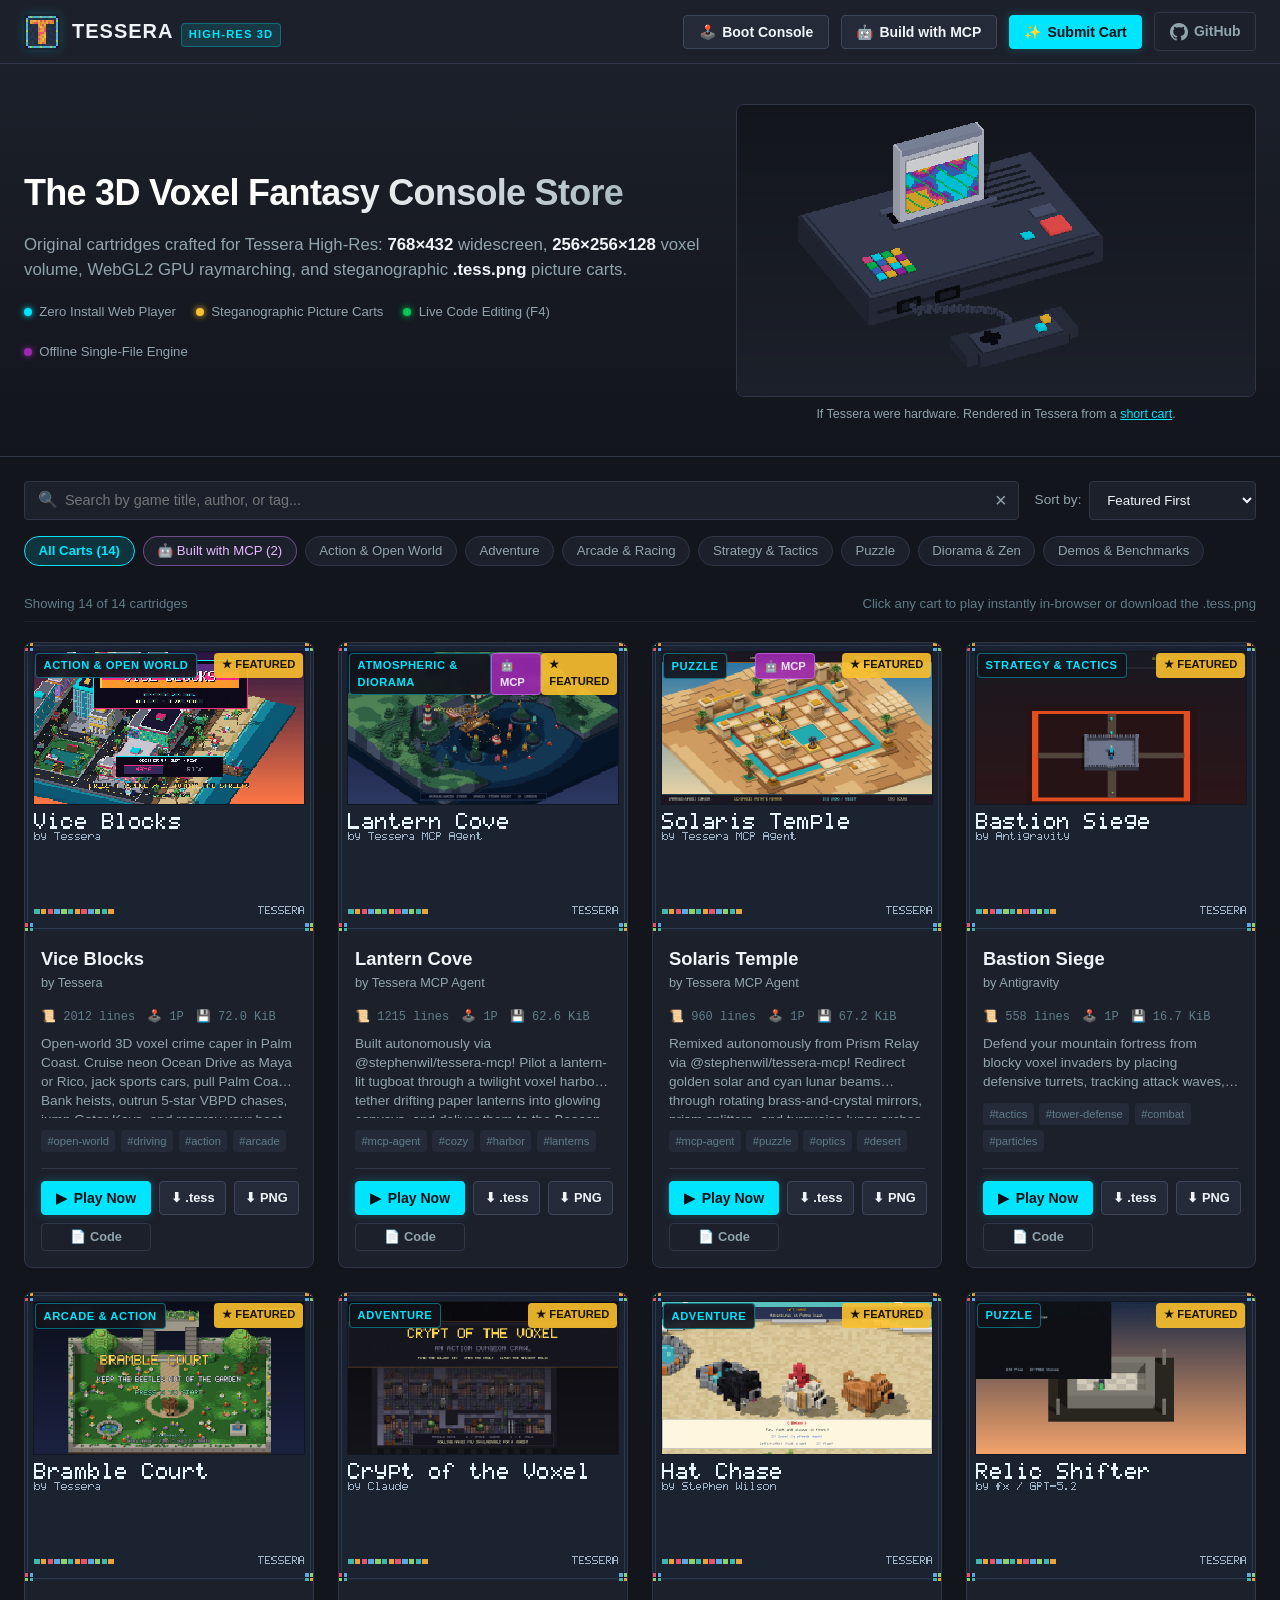
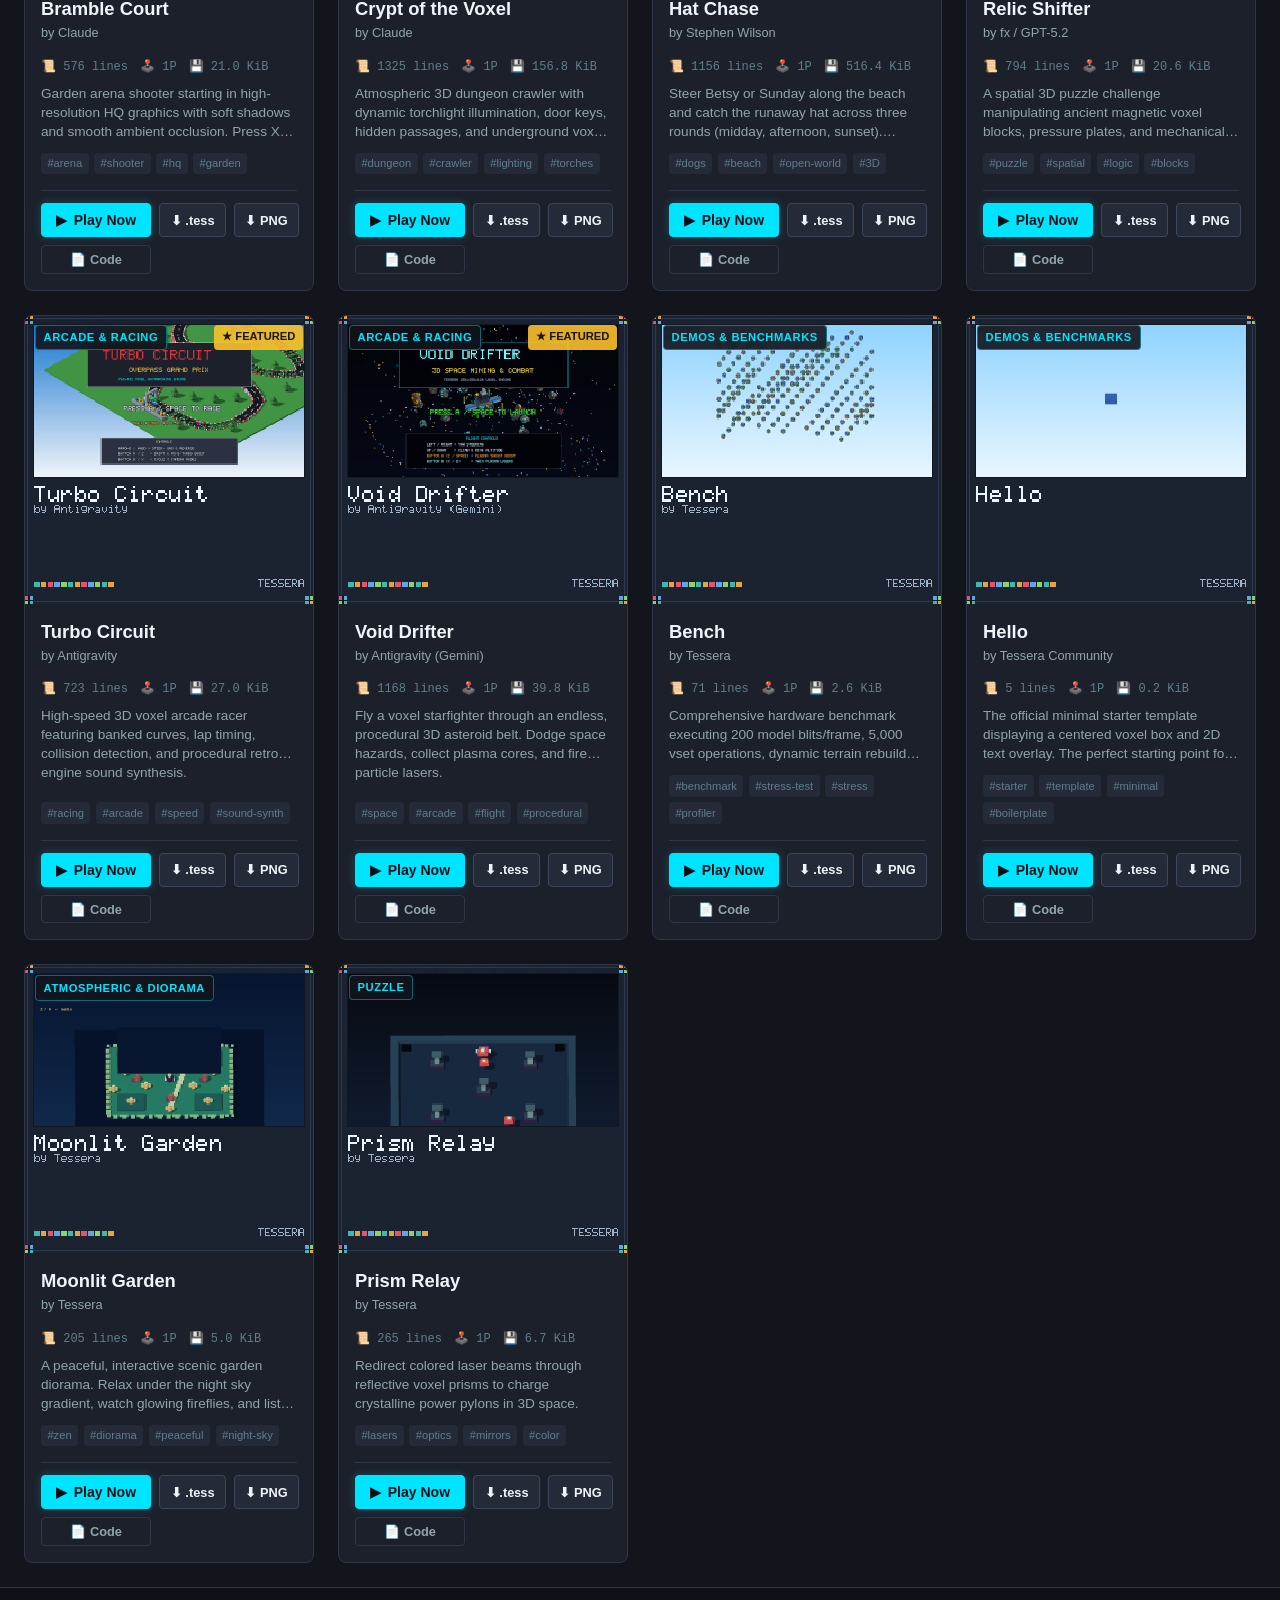
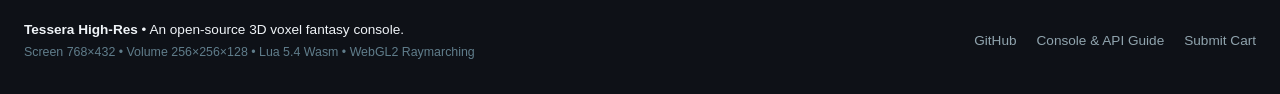
<file: index.html>
<!doctype html>
<html lang="en">
<head>
  <meta charset="utf-8">
  <meta name="viewport" content="width=device-width, initial-scale=1">
  <title>Tessera High-Res • Community Cart Showcase & Store</title>
  <meta name="description" content="Discover, play, and download 3D voxel games for Tessera High-Res. 768x432 screen, 256x256x128 volume, WebGL2 raymarching, and steganographic PNG picture carts.">
  
  <!-- OpenGraph & Twitter Cards -->
  <meta property="og:title" content="Tessera High-Res • Cartridge Showcase & Store">
  <meta property="og:description" content="Play original 3D voxel games directly in your browser. Single-file fantasy console, WebGL2 raymarching, and drag-and-drop picture carts.">
  <meta property="og:image" content="assets/tessera-banner.png">
  <meta property="og:type" content="website">
  <meta name="twitter:card" content="summary_large_image">
  <meta name="twitter:title" content="Tessera High-Res • Cartridge Showcase">
  <meta name="twitter:description" content="Play original 3D voxel games directly in your browser with zero installs.">
  <meta name="twitter:image" content="assets/tessera-banner.png">

  <link rel="icon" type="image/png" href="assets/favicon-32.png">
  <link rel="stylesheet" href="style.css">
</head>
<body>
  <!-- Drag-and-drop overlay for dropped carts -->
  <div id="drop-overlay" class="drop-overlay hidden">
    <div class="drop-box">
      <div class="drop-icon">🎮</div>
      <h2>Drop .tess or .tess.png to Play!</h2>
      <p>Instant zero-install execution in the WebGL2 raymarched console</p>
    </div>
  </div>

  <!-- Header -->
  <header class="site-header">
    <div class="header-inner">
      <div class="brand">
        <div class="brand-link">
          <img src="assets/tessera-mark.png" alt="Tessera Mark" class="brand-mark" width="36" height="36">
          <div class="brand-text">
            <span class="brand-title">TESSERA</span>
            <span class="brand-badge">HIGH-RES 3D</span>
          </div>
        </div>
      </div>

      <nav class="header-nav">
        <button id="btn-boot-clean" class="btn btn-secondary">
          <span class="icon">🕹️</span> Boot Console
        </button>
        <button id="btn-open-mcp" class="btn btn-secondary">
          <span class="icon">🤖</span> Build with MCP
        </button>
        <button id="btn-open-submit" class="btn btn-primary">
          <span class="icon">✨</span> Submit Cart
        </button>
        <a href="https://github.com/stephenwil/tessera-showcase" target="_blank" rel="noopener" class="btn btn-ghost" title="View Source on GitHub">
          <svg class="gh-icon" viewBox="0 0 16 16" width="18" height="18" fill="currentColor">
            <path d="M8 0C3.58 0 0 3.58 0 8c0 3.54 2.29 6.53 5.47 7.59.4.07.55-.17.55-.38 0-.19-.01-.82-.01-1.49-2.01.37-2.53-.49-2.69-.94-.09-.23-.48-.94-.82-1.13-.28-.15-.68-.52-.01-.53.63-.01 1.08.58 1.23.82.72 1.21 1.87.87 2.33.66.07-.52.28-.87.51-1.07-1.78-.2-3.64-.89-3.64-3.95 0-.87.31-1.59.82-2.15-.08-.2-.36-1.02.08-2.12 0 0 .67-.21 2.2.82.64-.18 1.32-.27 2-.27.68 0 1.36.09 2 .27 1.53-1.04 2.2-.82 2.2-.82.44 1.1.16 1.92.08 2.12.51.56.82 1.27.82 2.15 0 3.07-1.87 3.75-3.65 3.95.29.25.54.73.54 1.48 0 1.07-.01 1.93-.01 2.2 0 .21.15.46.55.38A8.013 8.013 0 0016 8c0-4.42-3.58-8-8-8z"/>
          </svg>
          <span>GitHub</span>
        </a>
      </nav>
    </div>
  </header>

  <!-- Hero Section -->
  <section class="hero-section">
    <div class="hero-inner">
      <div class="hero-content">
        <h1 class="hero-title">The 3D Voxel Fantasy Console Store</h1>
        <p class="hero-lead">
          Original cartridges crafted for Tessera High-Res: <strong>768×432</strong> widescreen, 
          <strong>256×256×128</strong> voxel volume, WebGL2 GPU raymarching, and steganographic 
          <strong>.tess.png</strong> picture carts.
        </p>
        <div class="hero-meta-bar">
          <div class="meta-tag"><span class="dot cyan"></span> Zero Install Web Player</div>
          <div class="meta-tag"><span class="dot gold"></span> Steganographic Picture Carts</div>
          <div class="meta-tag"><span class="dot green"></span> Live Code Editing (F4)</div>
          <div class="meta-tag"><span class="dot magenta"></span> Offline Single-File Engine</div>
        </div>
      </div>
      <figure class="hero-figure">
        <img src="assets/console-concept.png" width="768" height="432"
             alt="Voxel render of an imagined Tessera console: a dark slab with a mosaic logo, a picture cart in the slot, and a wired controller">
        <figcaption>If Tessera were hardware. Rendered in Tessera from a <a href="assets/console-concept.tess" target="_blank" rel="noopener">short cart</a>.</figcaption>
      </figure>
    </div>
  </section>

  <!-- Main Content / Store Catalog -->
  <main class="store-container">
    <!-- Filter & Search Toolbar -->
    <div class="toolbar">
      <div class="search-box">
        <span class="search-icon">🔍</span>
        <input type="text" id="search-input" placeholder="Search by game title, author, or tag..." autocomplete="off">
        <button id="search-clear" class="search-clear hidden" aria-label="Clear search">×</button>
      </div>

      <div class="sort-box">
        <label for="sort-select">Sort by:</label>
        <select id="sort-select">
          <option value="featured">Featured First</option>
          <option value="title-asc">Title (A-Z)</option>
          <option value="lines-desc">Code Size (Largest)</option>
          <option value="size-desc">File Size (Bytes)</option>
        </select>
      </div>
    </div>

    <!-- Category Pills -->
    <div class="category-pills" id="category-pills">
      <button class="pill active" data-genre="all">All Carts (<span id="count-all">0</span>)</button>
      <button class="pill pill-mcp" data-genre="mcp-agent">🤖 Built with MCP (<span id="count-mcp">0</span>)</button>
      <button class="pill" data-genre="Action & Open World">Action &amp; Open World</button>
      <button class="pill" data-genre="Adventure">Adventure</button>
      <button class="pill" data-genre="Arcade & Racing">Arcade & Racing</button>
      <button class="pill" data-genre="Strategy & Tactics">Strategy & Tactics</button>
      <button class="pill" data-genre="Puzzle">Puzzle</button>
      <button class="pill" data-genre="Atmospheric & Diorama">Diorama & Zen</button>
      <button class="pill" data-genre="Demos & Benchmarks">Demos & Benchmarks</button>
    </div>

    <!-- Active Filters / Count Summary -->
    <div class="results-bar">
      <span id="results-count" class="results-count">Loading catalog...</span>
      <span class="results-hint">Click any cart to play instantly in-browser or download the .tess.png</span>
    </div>

    <!-- Cards Grid -->
    <div class="cards-grid" id="cards-grid">
      <!-- Populated via app.js -->
    </div>
  </main>

  <!-- Modal: Embedded Game Player -->
  <div id="player-modal" class="modal hidden" role="dialog" aria-modal="true">
    <div class="modal-backdrop" id="player-backdrop"></div>
    <div class="modal-dialog player-dialog">
      <div class="modal-header">
        <div class="modal-title-group">
          <span class="modal-badge">LIVE RUNTIME</span>
          <h2 id="player-title" class="modal-title">Game Title</h2>
          <span id="player-author" class="modal-author">by Author</span>
        </div>
        <div class="modal-actions">
          <button id="player-btn-fullscreen" class="btn btn-sm btn-secondary" title="Fullscreen (F)">
            ⛶ Fullscreen
          </button>
          <button id="player-btn-close" class="btn btn-sm btn-ghost" aria-label="Close Player">
            ✕
          </button>
        </div>
      </div>

      <div class="player-frame-container">
        <iframe id="player-iframe" src="about:blank" allow="autoplay; gamepad" tabindex="0"></iframe>
      </div>

      <!-- Controls & Quick Action Bar -->
      <div class="player-footer">
        <div class="controls-legend">
          <span class="legend-item"><kbd>WASD</kbd> / <kbd>Arrows</kbd> Move</span>
          <span class="legend-item"><kbd>Z</kbd> / <kbd>Space</kbd> A Button</span>
          <span class="legend-item"><kbd>X</kbd> / <kbd>E</kbd> B Button</span>
          <span class="legend-item"><kbd>Enter</kbd> Menu</span>
          <span class="legend-item highlight"><kbd>F4</kbd> Live Editor</span>
        </div>
        <div class="footer-buttons">
          <button id="player-btn-download" class="btn btn-sm btn-secondary">
            ⬇ Download .tess.png
          </button>
          <button id="player-btn-embed" class="btn btn-sm btn-ghost">
            📋 Embed
          </button>
          <button id="player-btn-source" class="btn btn-sm btn-ghost">
            📄 View Source
          </button>
        </div>
      </div>
    </div>
  </div>

  <!-- Modal: Source Code Viewer -->
  <div id="source-modal" class="modal hidden" role="dialog" aria-modal="true">
    <div class="modal-backdrop" id="source-backdrop"></div>
    <div class="modal-dialog source-dialog">
      <div class="modal-header">
        <div class="modal-title-group">
          <span class="modal-badge cyan">SOURCE CODE</span>
          <h2 id="source-title" class="modal-title">Cartridge Source</h2>
          <span id="source-meta" class="modal-author"></span>
        </div>
        <div class="modal-actions">
          <a id="source-btn-download" class="btn btn-sm btn-secondary" download>⬇ Download .tess</a>
          <button id="source-btn-copy" class="btn btn-sm btn-secondary">📋 Copy Code</button>
          <button id="source-btn-close" class="btn btn-sm btn-ghost">✕</button>
        </div>
      </div>
      <div class="source-content-container">
        <pre><code id="source-code-block" class="source-code"></code></pre>
      </div>
    </div>
  </div>

  <!-- Modal: Submit Cart Guide -->
  <div id="submit-modal" class="modal hidden" role="dialog" aria-modal="true">
    <div class="modal-backdrop" id="submit-backdrop"></div>
    <div class="modal-dialog submit-dialog">
      <div class="modal-header">
        <div class="modal-title-group">
          <span class="modal-badge gold">COMMUNITY</span>
          <h2 class="modal-title">Submit Your Cartridge</h2>
          <span class="modal-author">Publish your game to the Tessera Community Showcase</span>
        </div>
        <button id="submit-btn-close" class="btn btn-sm btn-ghost">✕</button>
      </div>
      <div class="submit-body">
        <div class="submit-step">
          <div class="step-num">1</div>
          <div class="step-desc">
            <h3>Export Your Picture Cart (.tess.png)</h3>
            <p>From inside your game, press <kbd>Enter</kbd> to open the pause menu and select <strong>"Save label picture"</strong> or export the <code>.tess.png</code>. Your code, models, and label art are packed into one 256×256 image.</p>
          </div>
        </div>

        <div class="submit-step">
          <div class="step-num">2</div>
          <div class="step-desc">
            <h3>Instant Client-Side Pre-Flight Check</h3>
            <p>Drop your <code>.tess</code> or <code>.tess.png</code> file below to test if it parses and compresses within the 64 KiB capacity limit:</p>
            <div id="submit-drop-zone" class="submit-drop-zone">
              <span class="drop-icon">📦</span>
              <p>Drag & drop your cartridge file here, or <button type="button" id="submit-file-btn" class="link-btn">browse files</button></p>
              <input type="file" id="submit-file-input" accept=".tess,.png,image/png" hidden>
            </div>
            <div id="submit-validation-result" class="submit-validation-result hidden"></div>
          </div>
        </div>

        <div class="submit-step">
          <div class="step-num">3</div>
          <div class="step-desc">
            <h3>Submit to GitHub (Zero Cost, One-Click PR)</h3>
            <p>Once verified, submit via our GitHub Issue template or open a Pull Request. Our automated CI bot tests the cart in headless Chromium and publishes it to the storefront automatically!</p>
            <a href="https://github.com/stephenwil/tessera-showcase/issues/new?template=submit-cart.yml" target="_blank" rel="noopener" class="btn btn-primary submit-action-btn">
              🚀 Open Cart Submission on GitHub
            </a>
          </div>
        </div>
      </div>
    </div>
  </div>


  <!-- Modal: Build with AI Agents (MCP Quickstart) -->
  <div id="mcp-modal" class="modal hidden" role="dialog" aria-modal="true">
    <div class="modal-backdrop" id="mcp-backdrop"></div>
    <div class="modal-dialog submit-dialog">
      <div class="modal-header">
        <div class="modal-title-group">
          <span class="modal-badge mcp">MCP SERVER</span>
          <h2 class="modal-title">Build Voxel Carts with AI Agents</h2>
          <span class="modal-author">Connect Claude, Cursor, Codex, or T3 Code to @stephenwil/tessera-mcp</span>
        </div>
        <button id="mcp-btn-close" class="btn btn-sm btn-ghost">✕</button>
      </div>
      <div class="submit-body">
        <div class="submit-step">
          <div class="step-num">1</div>
          <div class="step-desc">
            <h3>Add the MCP Server Config (Zero Clone)</h3>
            <p>Drop this into your MCP client config (Claude Desktop, Cursor, T3 Code, etc.):</p>
            <div class="mcp-code-wrap">
              <pre><code id="mcp-config-snippet">{
  "mcpServers": {
    "tessera": {
      "command": "npx",
      "args": ["-y", "@stephenwil/tessera-mcp@latest"]
    }
  }
}</code></pre>
              <button type="button" id="mcp-btn-copy" class="btn btn-sm btn-secondary mcp-copy-btn">📋 Copy JSON</button>
            </div>
          </div>
        </div>

        <div class="submit-step">
          <div class="step-num">2</div>
          <div class="step-desc">
            <h3>Closed Visual + Runtime Feedback Loop</h3>
            <p>Agents get <strong>12 MCP tools</strong> &amp; <strong>3 guided prompts</strong> (<code>create-voxel-game</code>, <code>remix-showcase-cart</code>, <code>visual-polish-pass</code>) to scaffold projects, pull showcase carts, inspect 4-angle model turntables (<code>tessera_preview_model</code>), render live WebGL2 screenshots &amp; motion filmstrips (<code>tessera_render_preview</code>), and pack collector-grade <code>.tess.png</code> cartridges with automatic voxel cover art (<code>autoLabel: true</code>).</p>
          </div>
        </div>

        <div class="submit-step">
          <div class="step-num">3</div>
          <div class="step-desc">
            <h3>Explore Agent-Built Cartridges</h3>
            <p>Every cart tagged <code>#mcp-agent</code> in this store was created end-to-end by an AI agent using only <code>@stephenwil/tessera-mcp</code>.</p>
            <div class="mcp-modal-actions">
              <button type="button" id="mcp-btn-filter" class="btn btn-primary">🤖 Browse MCP Carts</button>
              <a href="https://github.com/stephenwil/tessera-kit" target="_blank" rel="noopener" class="btn btn-secondary">📦 tessera-kit on GitHub</a>
            </div>
          </div>
        </div>
      </div>
    </div>
  </div>

  <!-- Toast Notification -->
  <div id="toast" class="toast hidden" role="status" aria-live="polite"></div>

  <!-- Footer -->
  <footer class="site-footer">
    <div class="footer-inner">
      <div class="footer-left">
        <p><strong>Tessera High-Res</strong> • An open-source 3D voxel fantasy console.</p>
        <p class="dim">Screen 768×432 • Volume 256×256×128 • Lua 5.4 Wasm • WebGL2 Raymarching</p>
      </div>
      <div class="footer-right">
        <a href="https://github.com/stephenwil/tessera-showcase" target="_blank" rel="noopener">GitHub</a>
        <a href="guide.html" target="_blank" rel="noopener">Console & API Guide</a>
        <a href="https://github.com/stephenwil/tessera-showcase/issues/new?template=submit-cart.yml" target="_blank" rel="noopener">Submit Cart</a>
      </div>
    </div>
  </footer>

  <script src="app.js"></script>
</body>
</html>
</file>
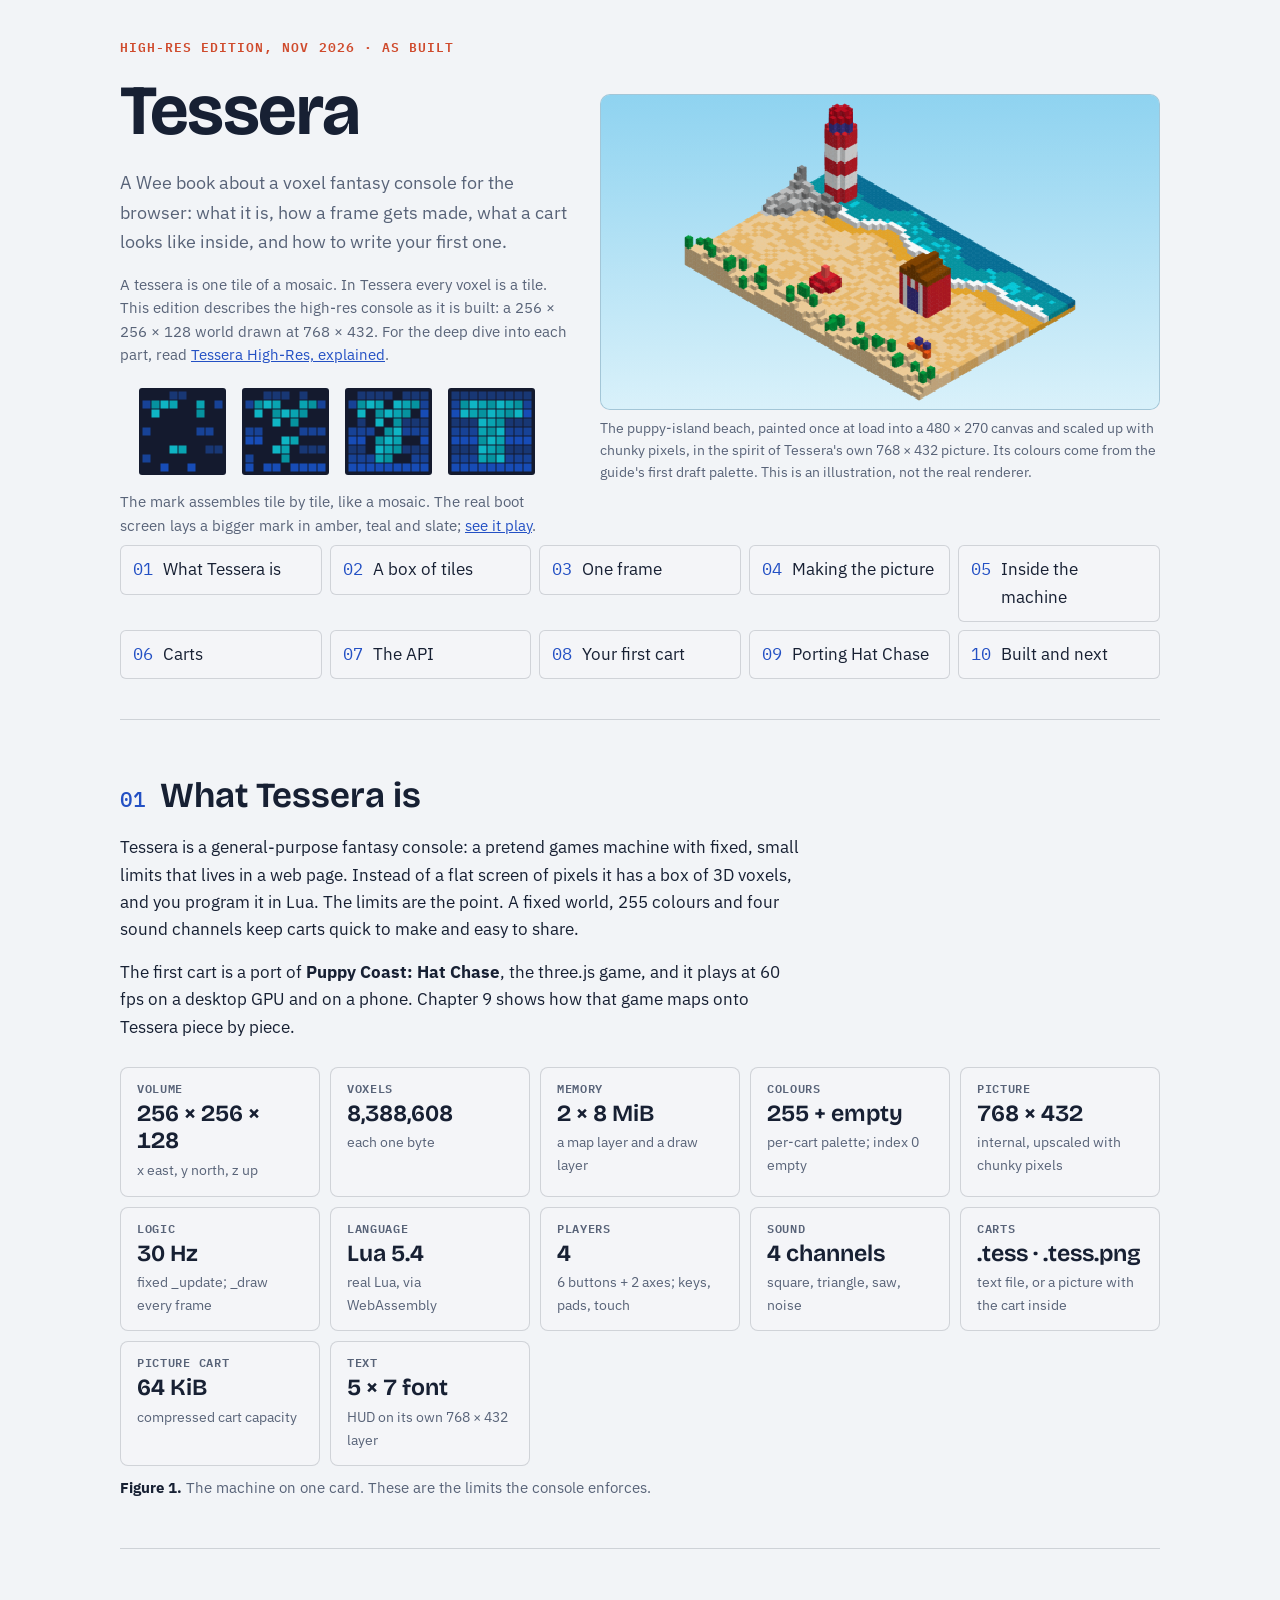
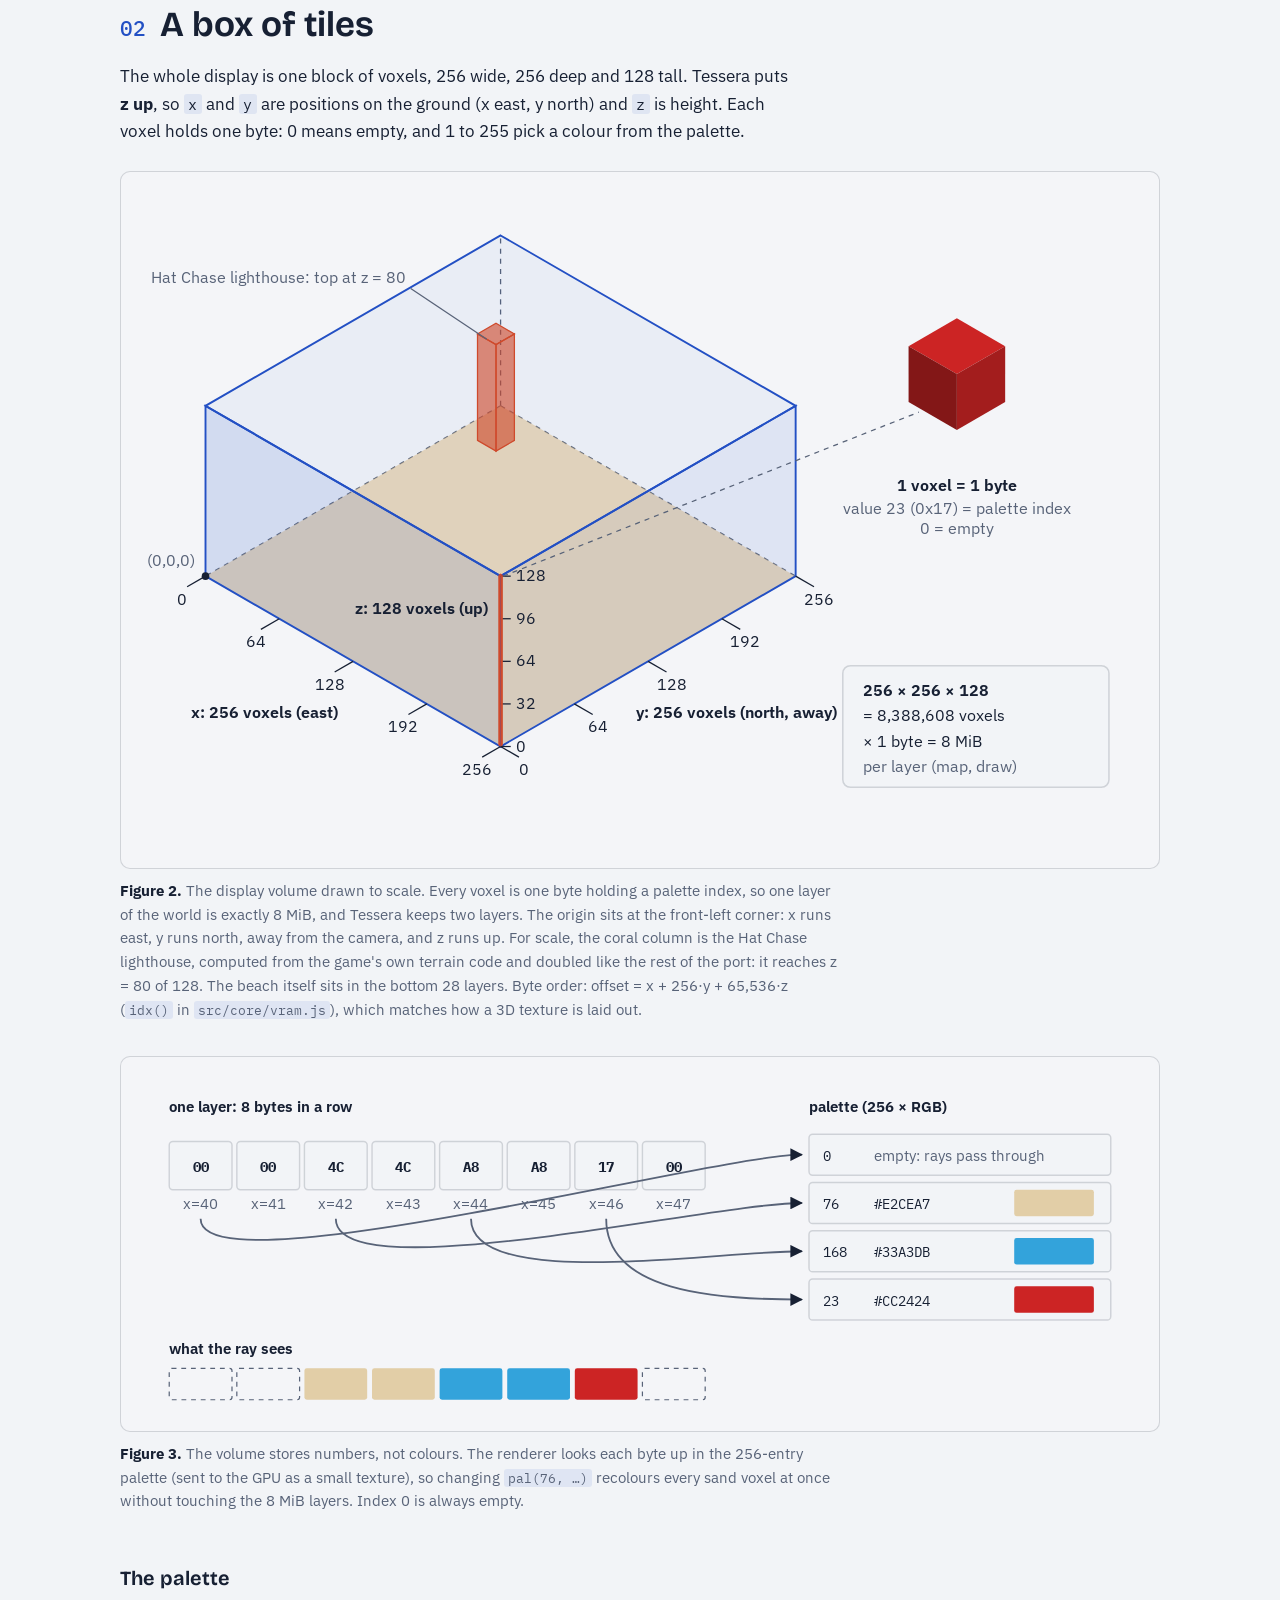
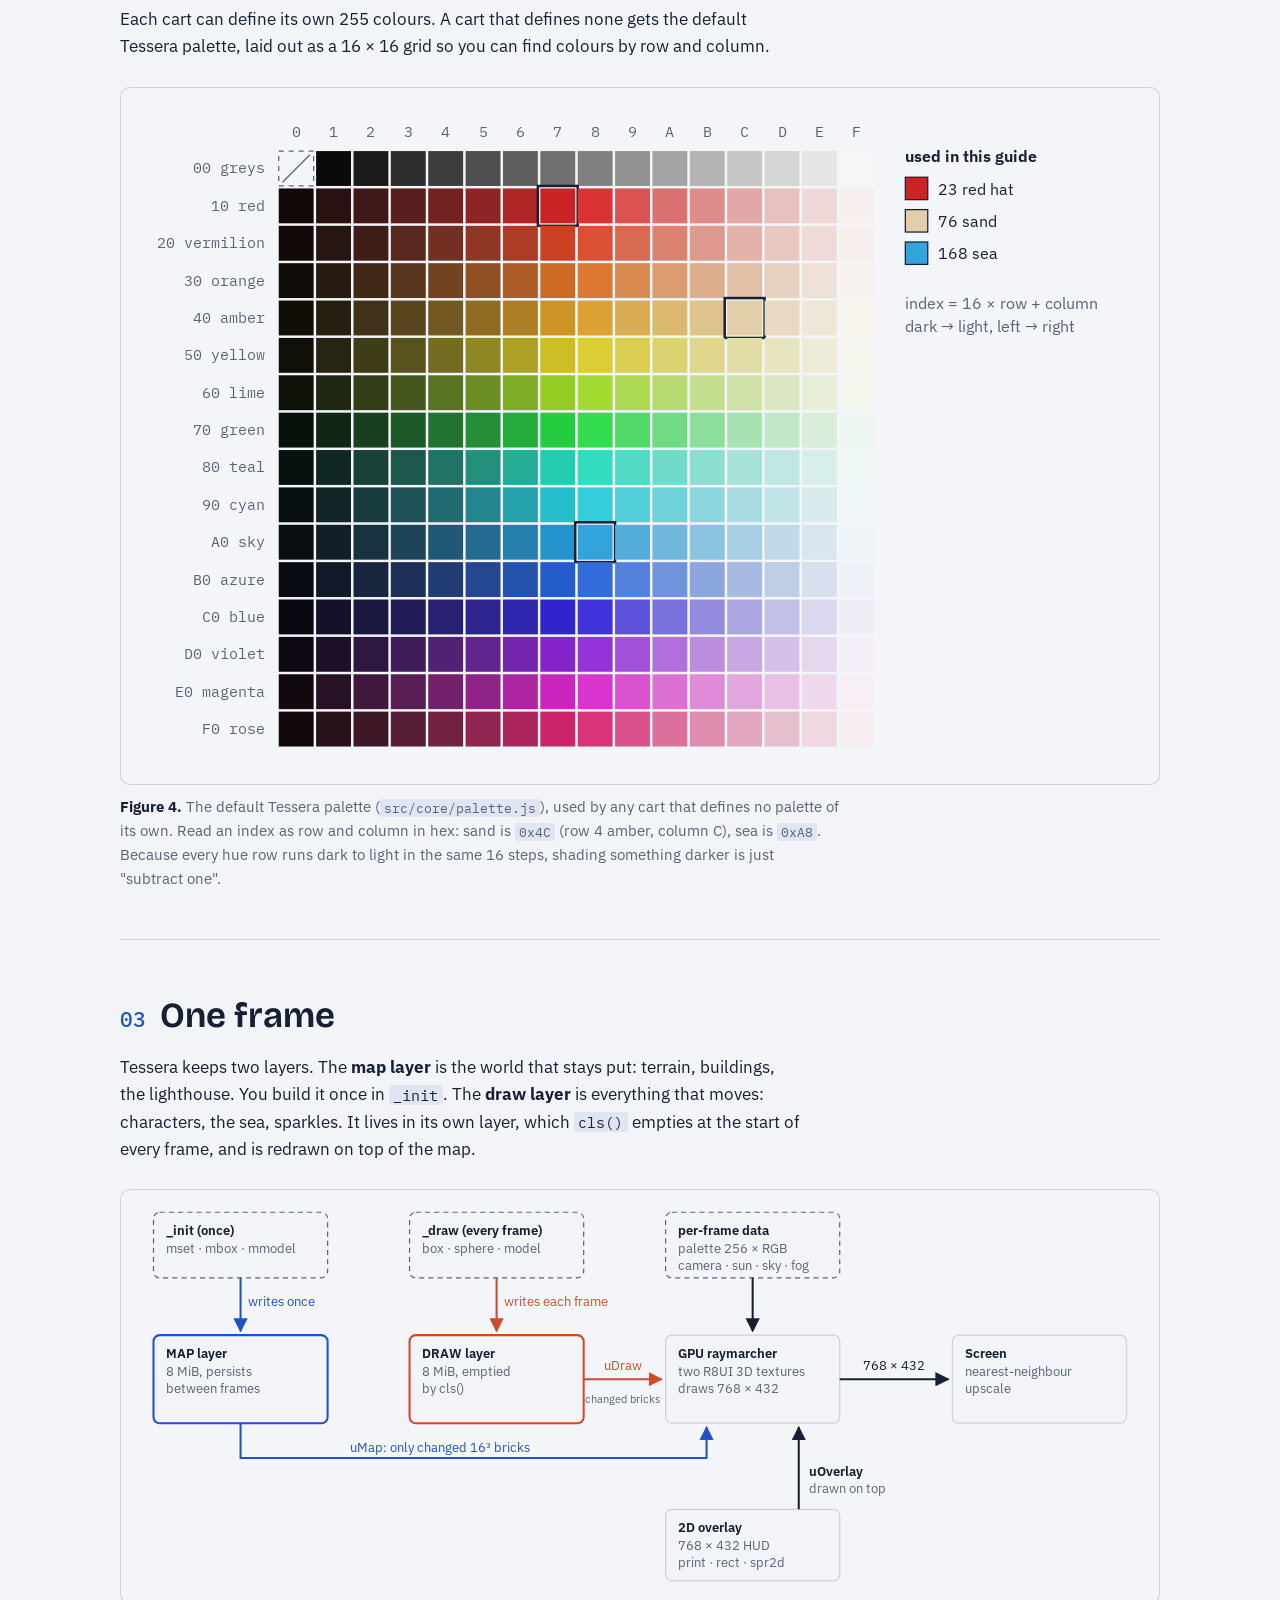
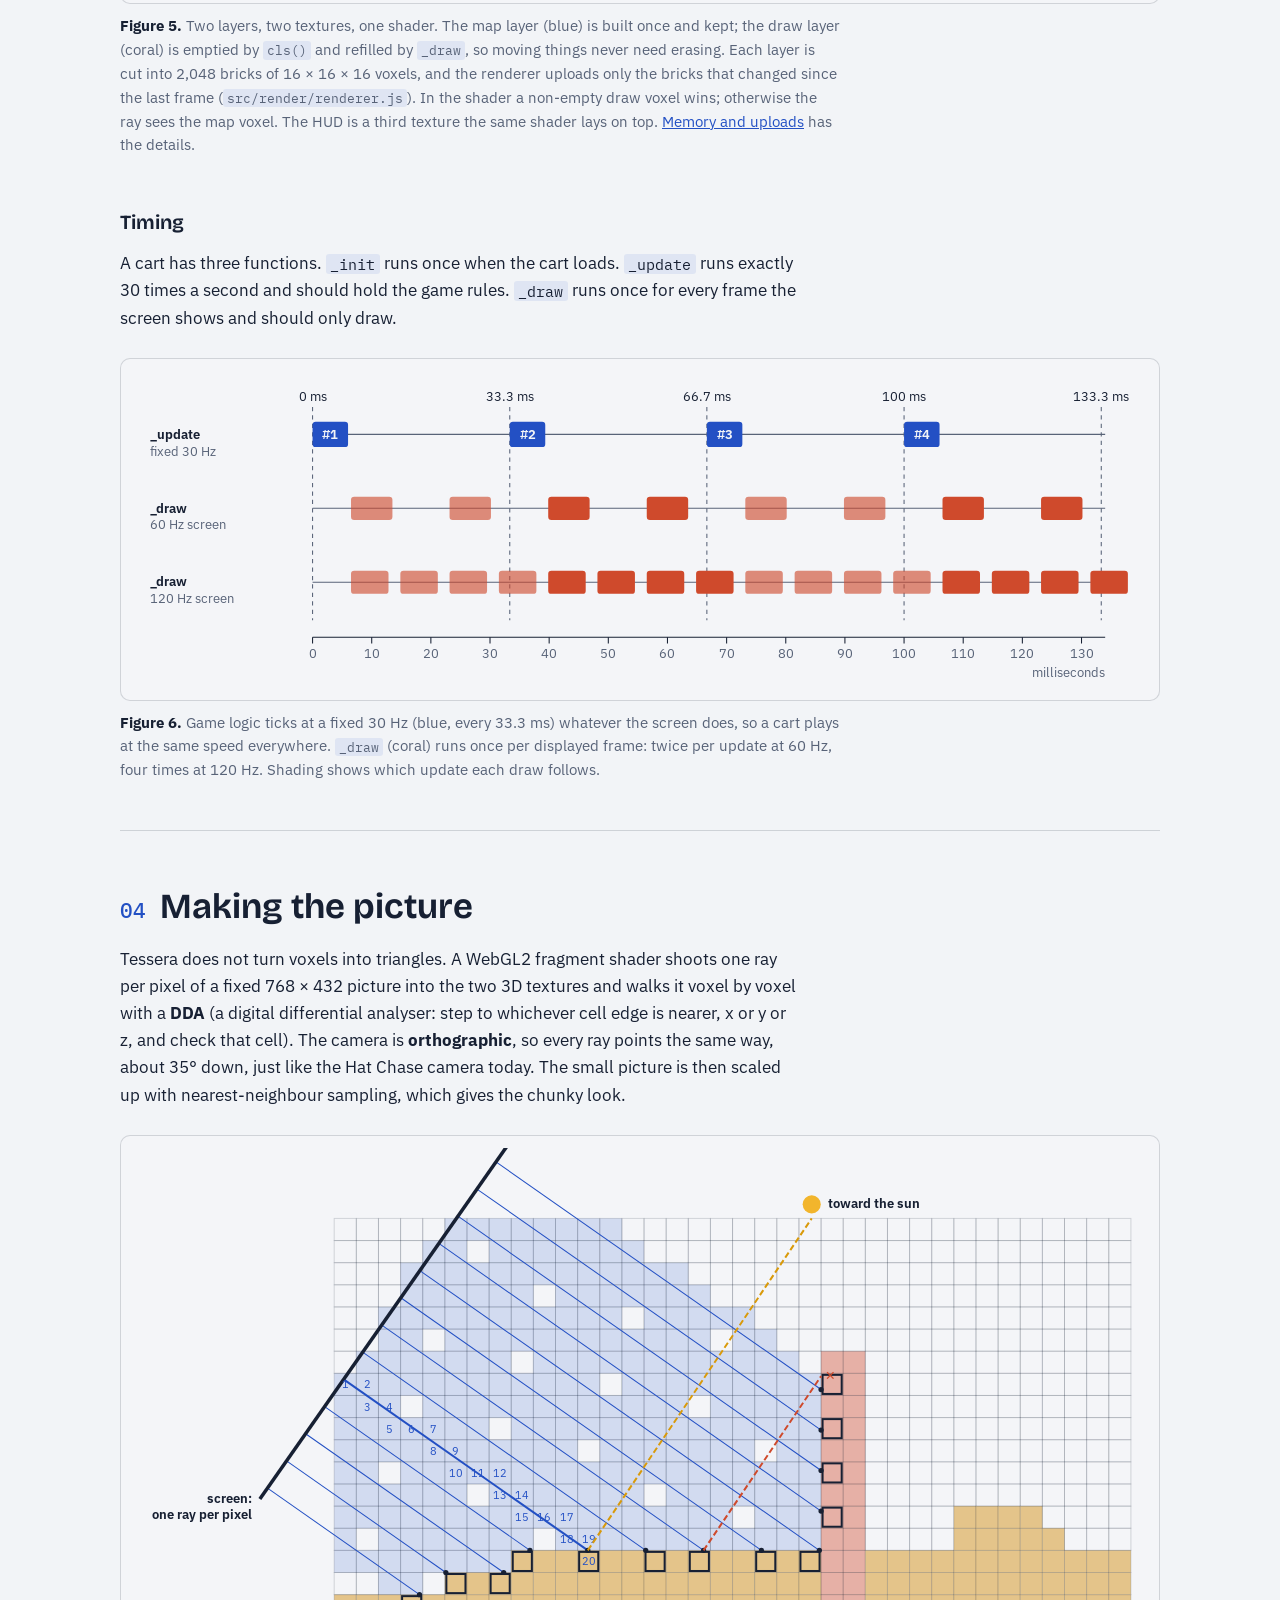
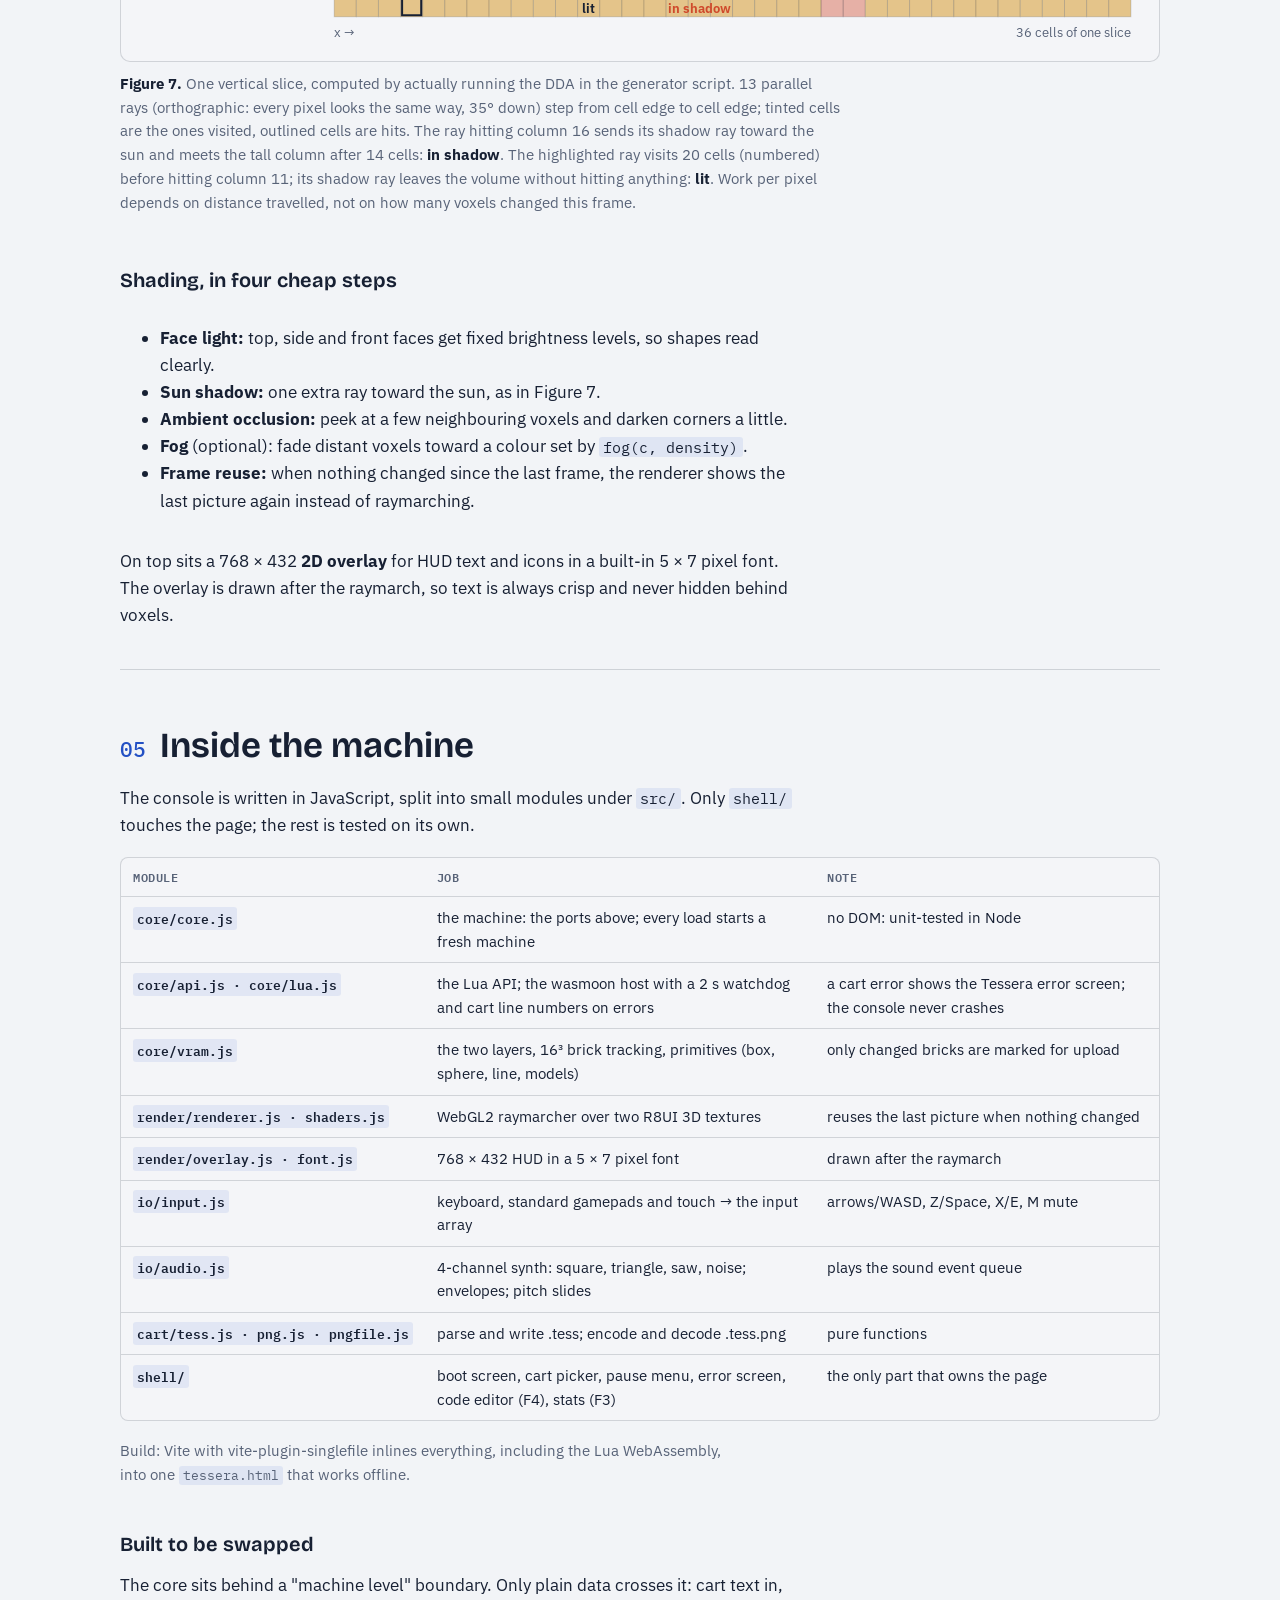
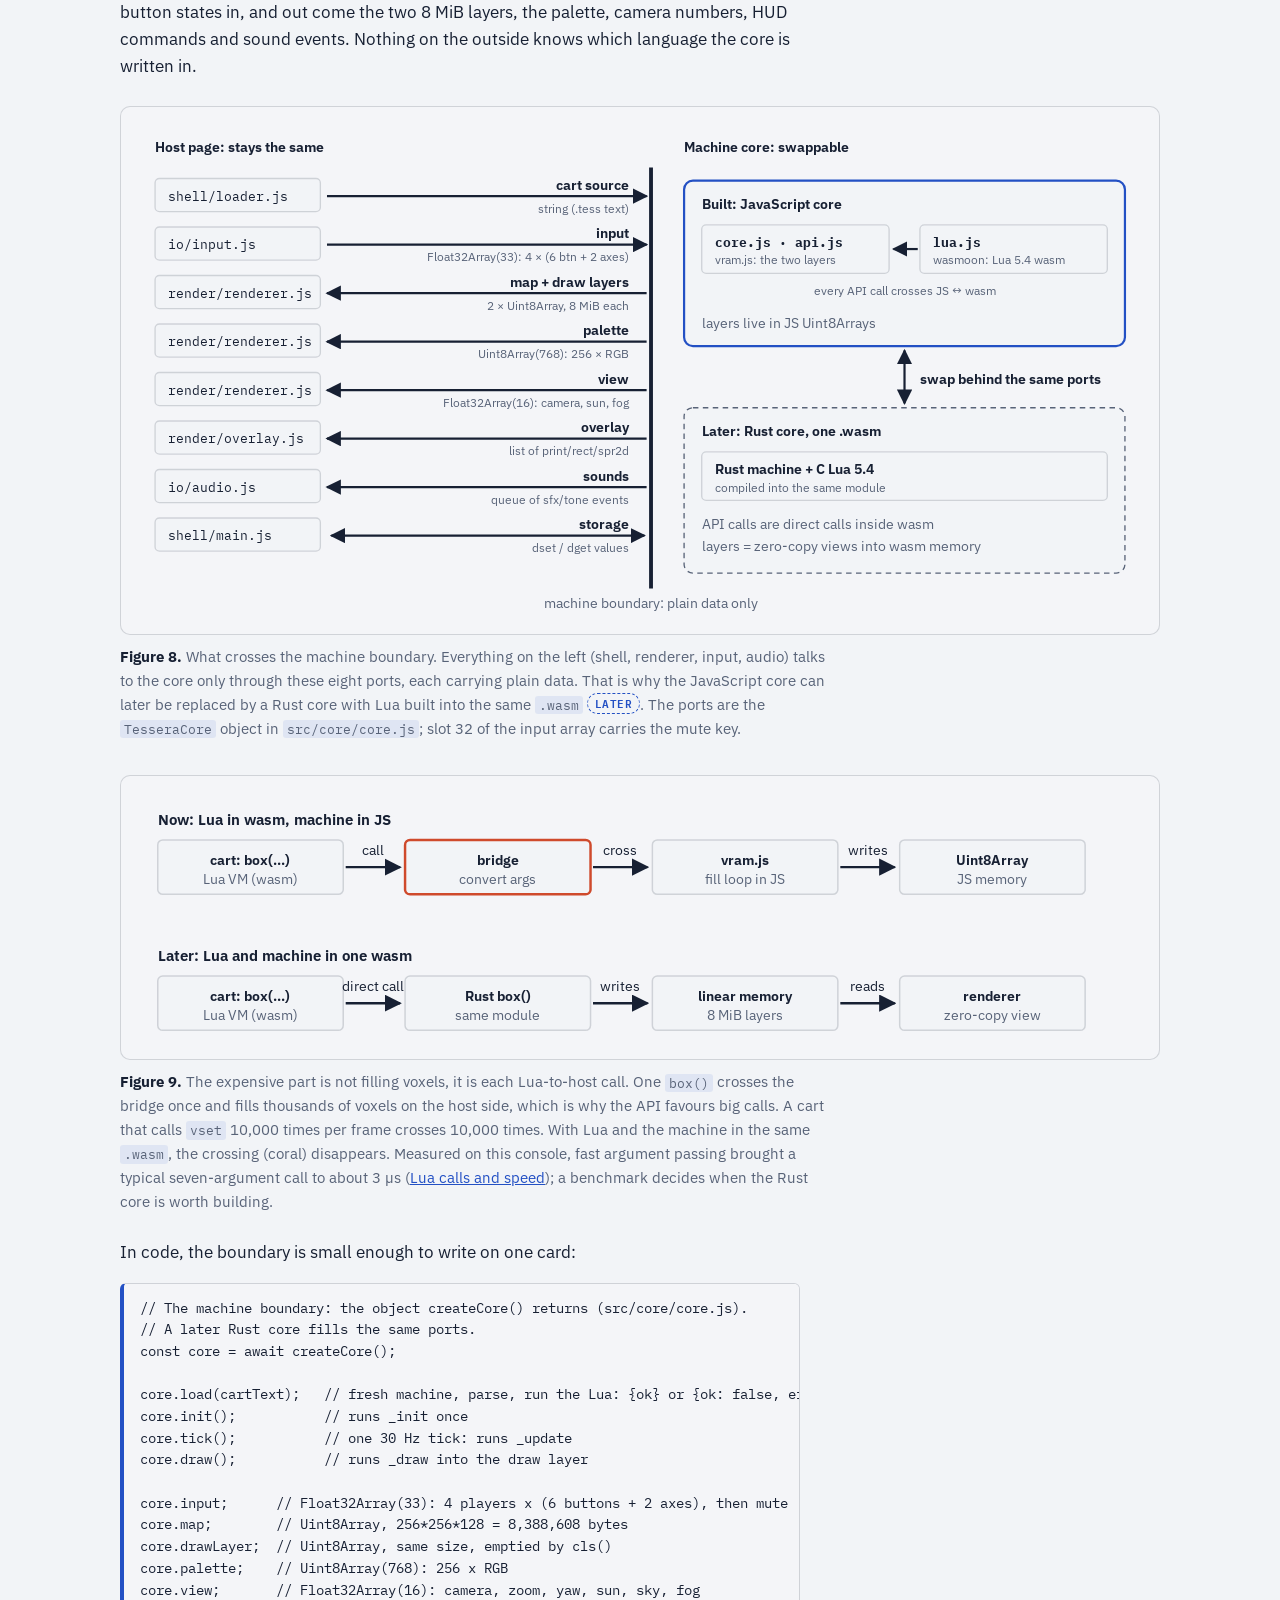
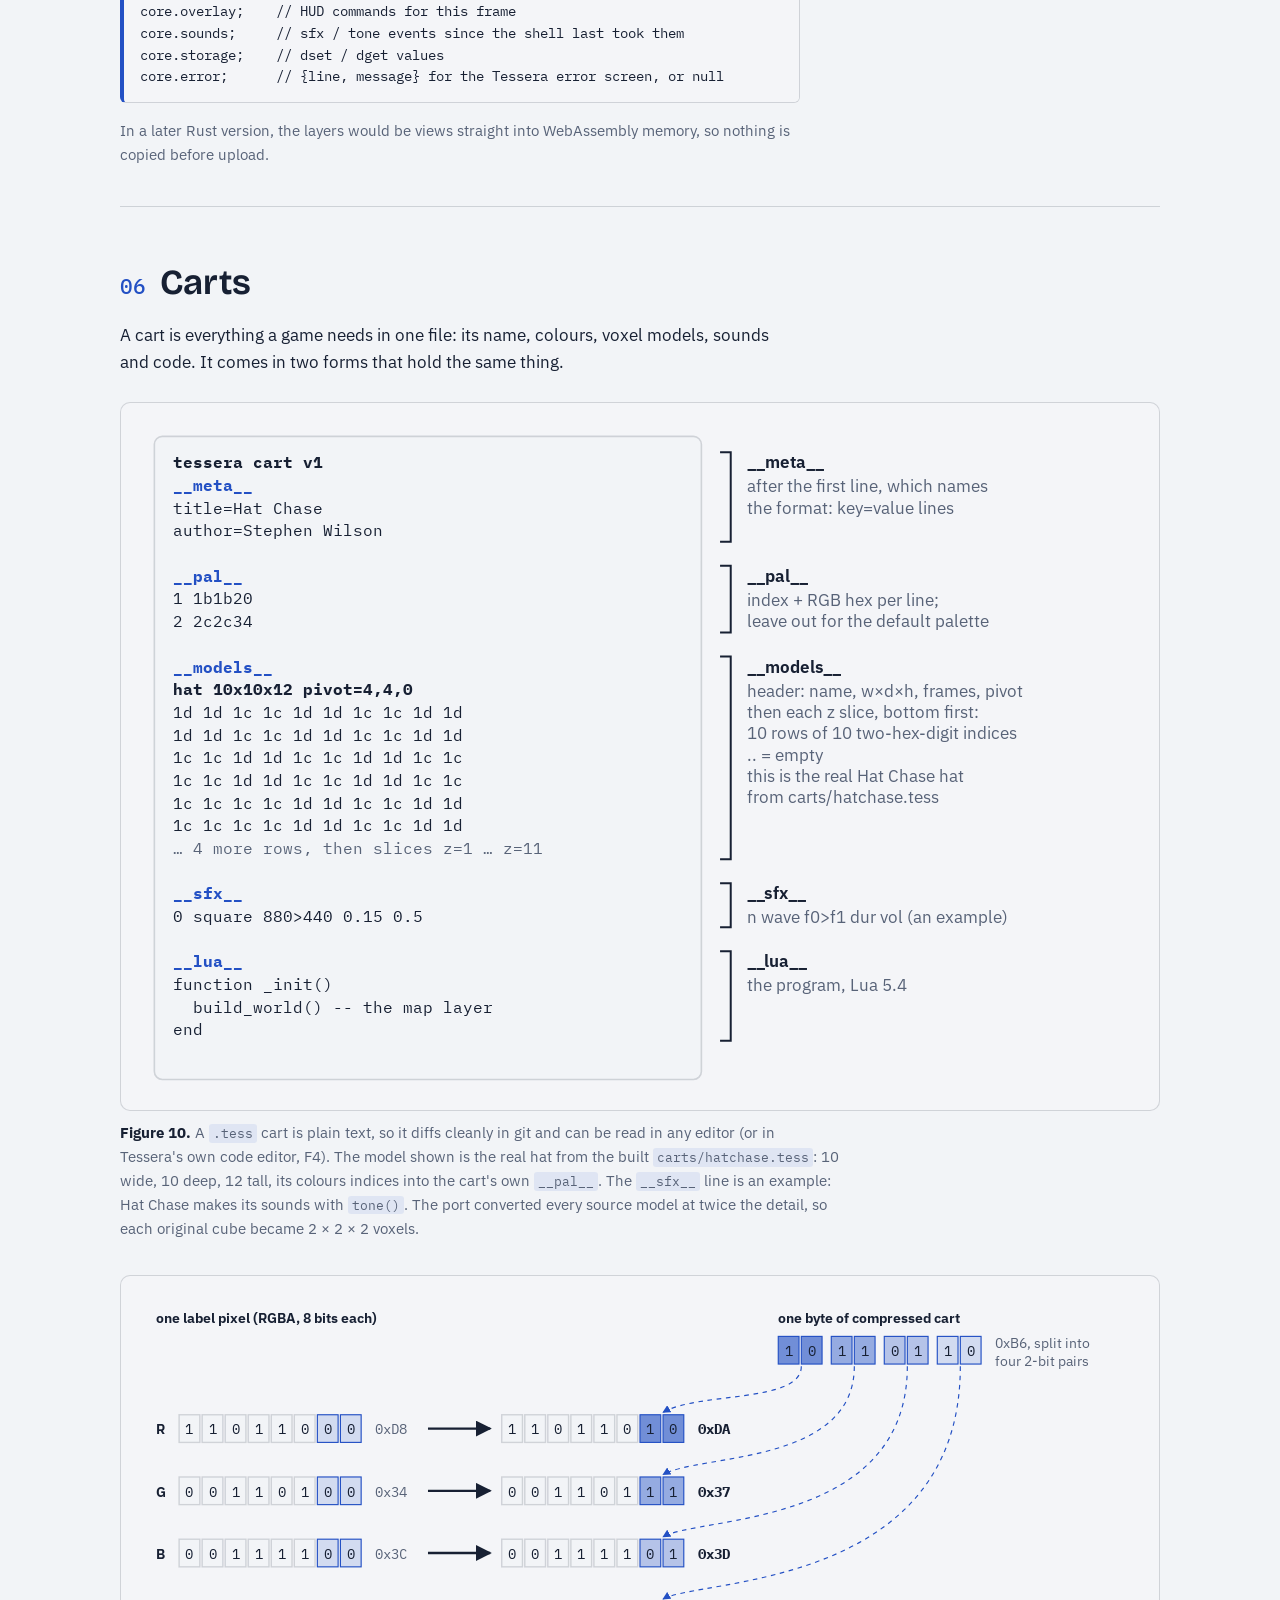
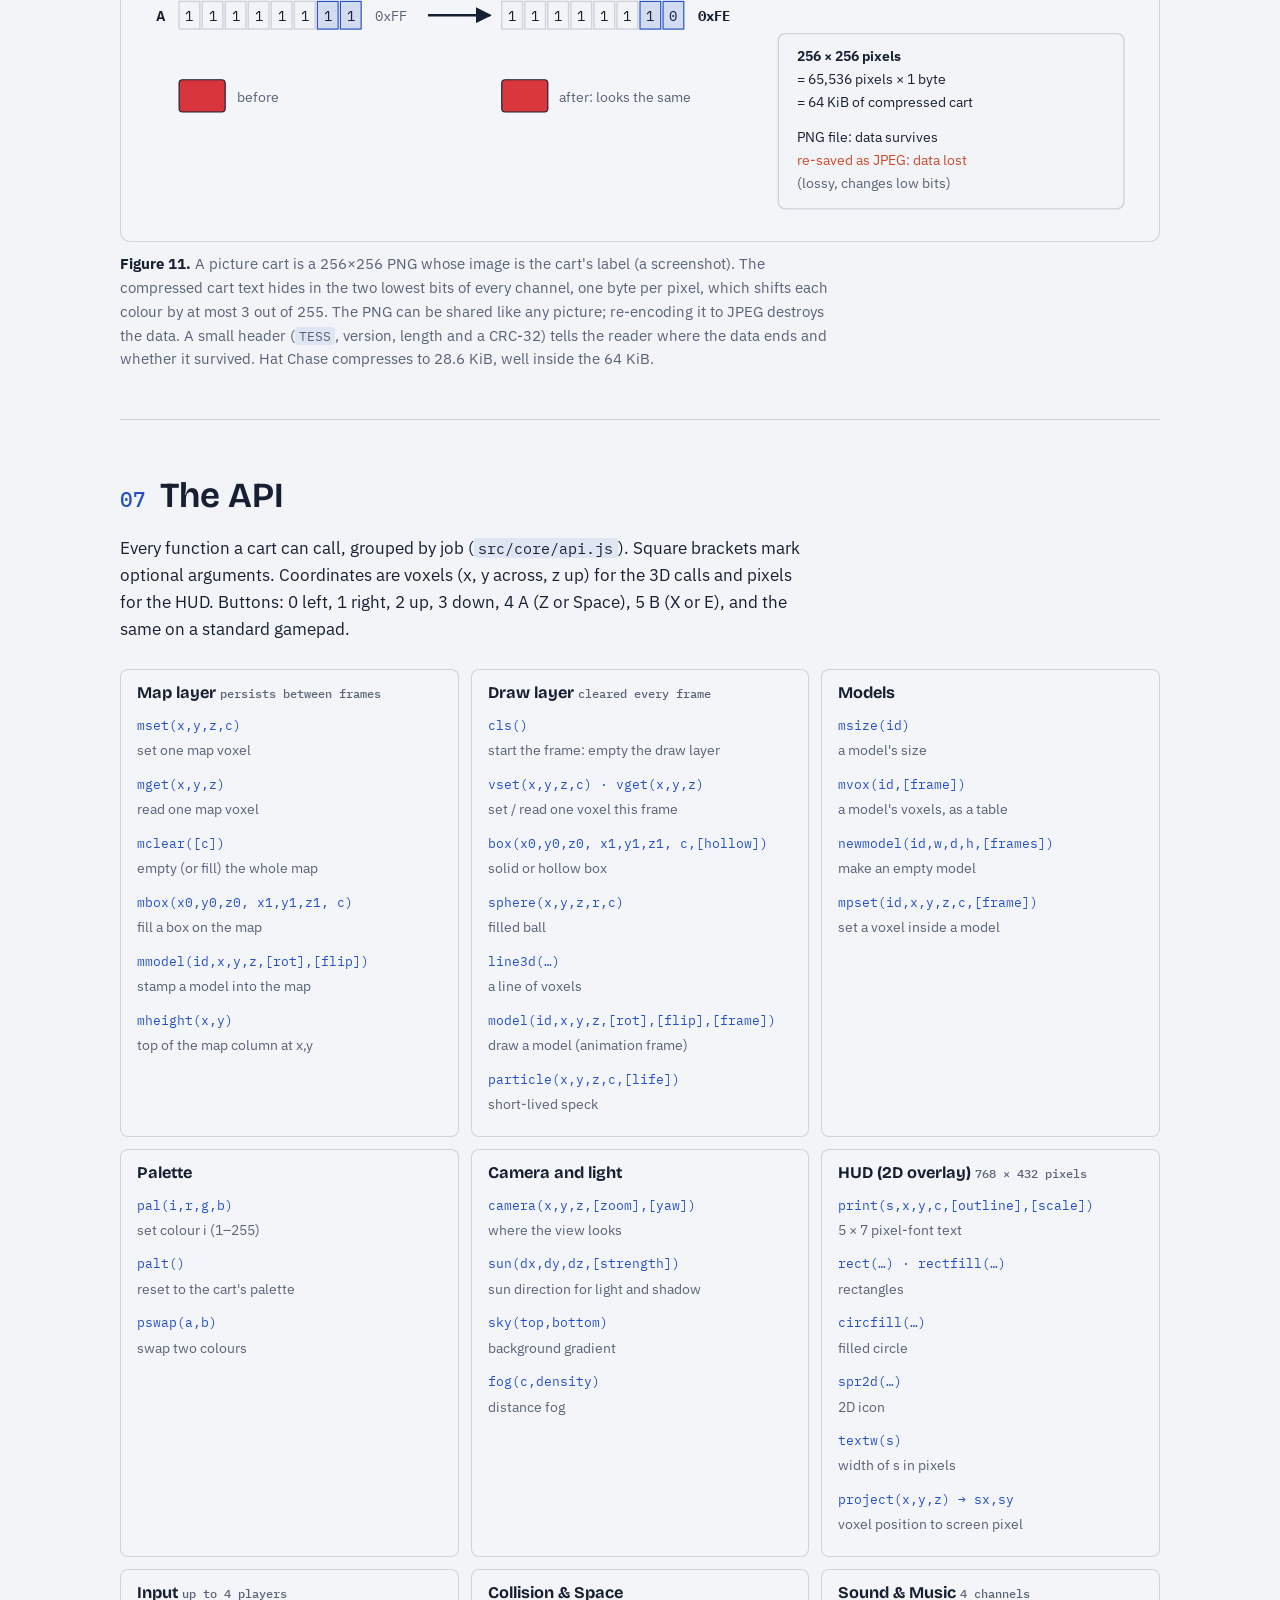
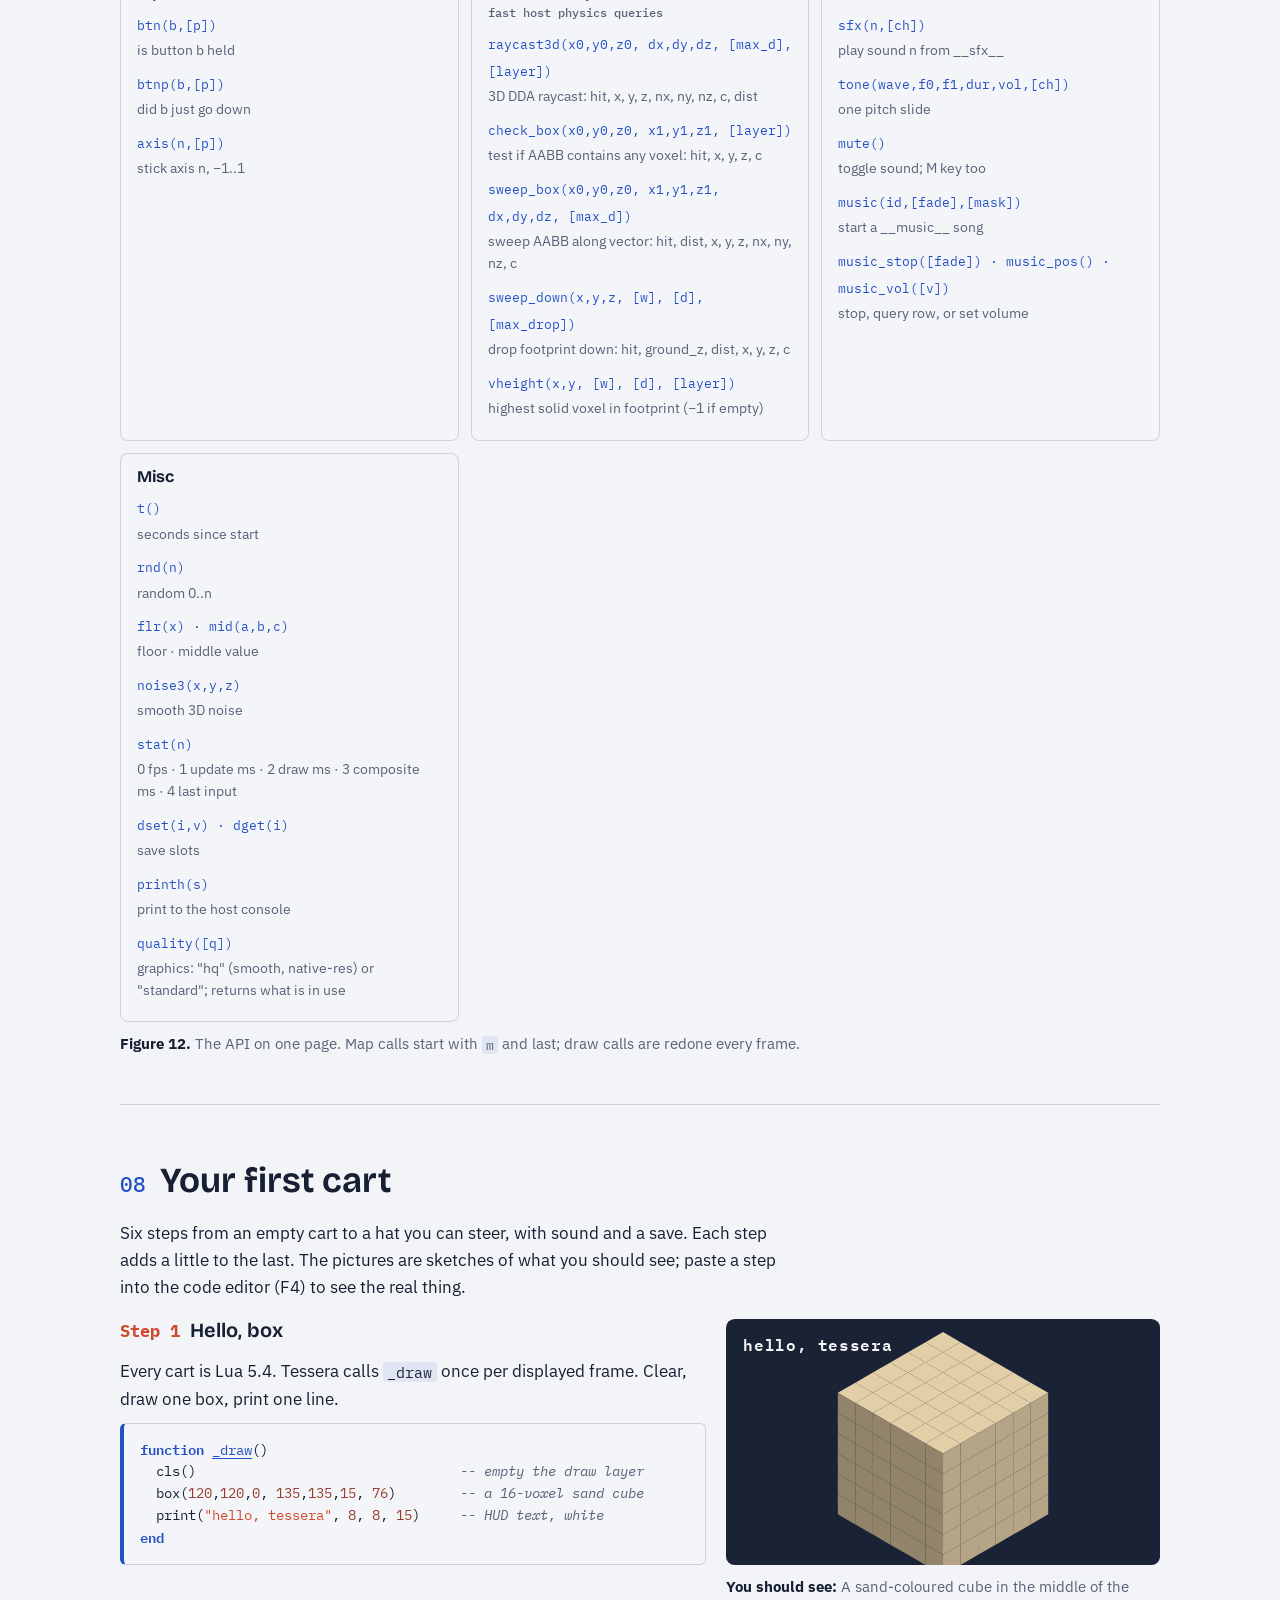
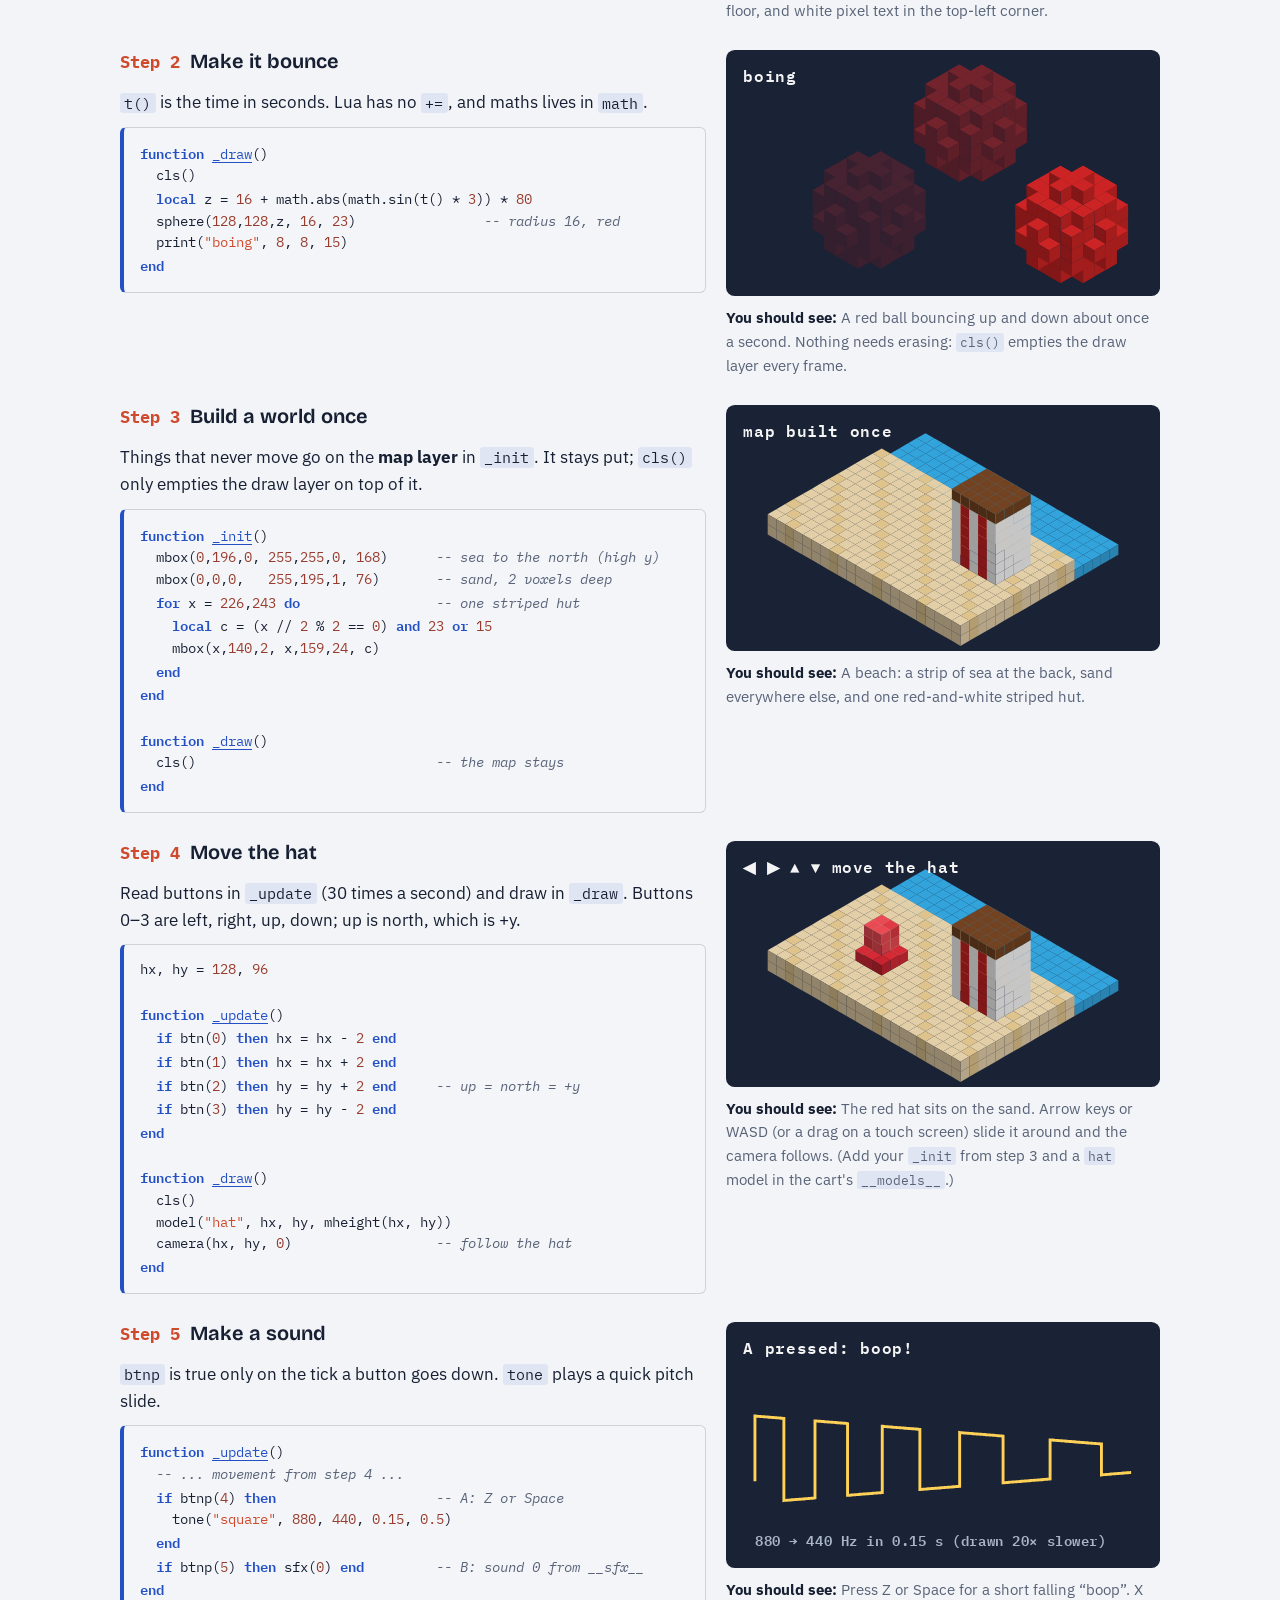
<file: guide.html>
<!DOCTYPE html>
<html lang="en">
<head>
<meta charset="utf-8">
<meta name="viewport" content="width=device-width, initial-scale=1">
<title>Tessera Guide</title>
<link rel="preconnect" href="https://fonts.googleapis.com">
<link rel="preconnect" href="https://fonts.gstatic.com" crossorigin>
<link href="https://fonts.googleapis.com/css2?family=Bricolage+Grotesque:opsz,wght@12..96,500;12..96,650;12..96,700&family=IBM+Plex+Mono:wght@400;500;600&family=IBM+Plex+Sans:ital,wght@0,400;0,600;1,400&display=swap" rel="stylesheet">
<style>
:root {
  /* Layout: a single reading column (~68ch) with wide figures breaking out to 1040px; chapters numbered in page order. */
  --paper: #f2f4f7;
  --ink: #172033;
  --muted: #586378;
  --lapis: #2350c4;
  --coral: #cf4a2c;
  --sand: #e4c48a;
  --display: "Bricolage Grotesque", "Avenir Next", system-ui, sans-serif;
  --body: "IBM Plex Sans", system-ui, -apple-system, "Segoe UI", sans-serif;
  --mono: "IBM Plex Mono", ui-monospace, "SFMono-Regular", Menlo, monospace;
  --card: color-mix(in srgb, var(--paper) 88%, white);
  --line: color-mix(in srgb, var(--ink) 16%, transparent);
  color-scheme: light;
}
@media (prefers-color-scheme: dark) {
  :root:not([data-theme="light"]) {
    --paper: #0f1521; --ink: #e4e9f2; --muted: #9aa6bb; --lapis: #86a6ff; --coral: #ff8d6b; --sand: #a88b57;
    --card: color-mix(in srgb, var(--paper) 90%, white); color-scheme: dark;
  }
}
:root[data-theme="dark"] {
  --paper: #0f1521; --ink: #e4e9f2; --muted: #9aa6bb; --lapis: #86a6ff; --coral: #ff8d6b; --sand: #a88b57;
  --card: color-mix(in srgb, var(--paper) 90%, white); color-scheme: dark;
}
* { box-sizing: border-box; }
html { -webkit-text-size-adjust: 100%; }
body { margin: 0; background: var(--paper); color: var(--ink); font: 17px/1.6 var(--body); }
main { max-width: 1072px; margin: 0 auto; padding: 0 16px 80px; }
.col { max-width: 68ch; }
h1, h2, h3, h4 { font-family: var(--display); text-wrap: balance; line-height: 1.15; margin: 0; }
h1 { font-size: clamp(2.6rem, 7vw, 4.4rem); letter-spacing: -0.02em; font-weight: 700; }
h2 { font-size: clamp(1.6rem, 3.6vw, 2.2rem); font-weight: 650; display: flex; gap: 14px; align-items: baseline; }
h2 .n { font-family: var(--mono); font-size: 0.6em; color: var(--lapis); font-weight: 500; }
h3 { font-size: 1.25rem; font-weight: 650; margin-top: 28px; }
p { margin: 0; }
.stack { display: flex; flex-direction: column; gap: 16px; }
section.ch { display: flex; flex-direction: column; gap: 18px; padding-top: 56px; margin-top: 40px; border-top: 1px solid var(--line); }
code { font-family: var(--mono); font-size: 0.88em; background: color-mix(in srgb, var(--lapis) 9%, transparent); padding: 0.05em 0.3em; border-radius: 3px; }
a { color: var(--lapis); }
a:focus-visible, button:focus-visible { outline: 3px solid var(--coral); outline-offset: 2px; }
.chip { display: inline-block; font: 600 0.68rem/1 var(--mono); letter-spacing: 0.04em; text-transform: uppercase; padding: 4px 7px; border-radius: 99px; vertical-align: 0.15em; white-space: nowrap; }
.chip.prop { color: var(--lapis); border: 1.5px dashed var(--lapis); }
.chip.draft { color: var(--coral); border: 1.5px dashed var(--coral); }
.chip.done { color: var(--paper); background: var(--ink); }

/* masthead */
header.mast { display: grid; grid-template-columns: minmax(0, 1fr) minmax(0, 1.25fr); gap: 32px; align-items: center; padding: 40px 0 8px; }
.kicker { font: 600 0.8rem/1.2 var(--mono); letter-spacing: 0.08em; text-transform: uppercase; color: var(--coral); }
.lede { font-size: 1.15rem; color: var(--muted); max-width: 46ch; }
.herobox { position: relative; border-radius: 10px; overflow: hidden; border: 1px solid var(--line); background: #bfe6f6; }
#hero { display: block; width: 100%; height: auto; aspect-ratio: 16 / 9; image-rendering: pixelated; }
.herocap { font-size: 0.85rem; color: var(--muted); margin-top: 8px; }
.boot svg { width: 100%; max-width: 420px; height: auto; display: block; }
.boot { margin: 0; }
.f-night { fill: #141a2e; }

/* toc */
nav.toc ol { list-style: none; margin: 0; padding: 0; display: grid; grid-template-columns: repeat(auto-fill, minmax(190px, 1fr)); gap: 8px; }
nav.toc a { display: flex; gap: 10px; padding: 10px 12px; border: 1px solid var(--line); border-radius: 6px; text-decoration: none; color: var(--ink); background: var(--card); }
nav.toc a span { font-family: var(--mono); color: var(--lapis); }
nav.toc a:hover { border-color: var(--lapis); }

/* spec tiles */
.tiles { display: grid; grid-template-columns: repeat(auto-fill, minmax(200px, 1fr)); gap: 10px; }
.tile { background: var(--card); border: 1px solid var(--line); border-radius: 8px; padding: 14px 16px; display: flex; flex-direction: column; gap: 4px; }
.tile .k { font: 600 0.72rem/1.2 var(--mono); text-transform: uppercase; letter-spacing: 0.06em; color: var(--muted); }
.tile .v { font-family: var(--display); font-size: 1.45rem; font-weight: 650; font-variant-numeric: tabular-nums; line-height: 1.2; }
.tile .d { font-size: 0.88rem; color: var(--muted); }

/* figures */
figure { margin: 8px 0; display: flex; flex-direction: column; gap: 10px; }
.figscroll { overflow-x: auto; background: var(--card); border: 1px solid var(--line); border-radius: 10px; padding: 12px; }
figure svg { max-width: 100%; height: auto; display: block; margin: 0 auto; color: var(--ink); }
figcaption { font-size: 0.93rem; color: var(--muted); max-width: 80ch; }
figcaption b { color: var(--ink); }
.t { font: 12.5px var(--body); fill: currentColor; }
.tb { font-weight: 650; }
.tm { fill: var(--muted); }
.tn { font-variant-numeric: tabular-nums; }
.tsm { font-size: 11px; }
.tl { fill: var(--lapis); }
.tc { fill: var(--coral); }
.ton { fill: var(--paper); font-weight: 650; }
.mono { font-family: var(--mono); font-size: 12px; }
.f-ink { fill: var(--ink); } .f-lapis { fill: var(--lapis); } .f-coral { fill: var(--coral); } .f-sand { fill: var(--sand); } .f-sun { fill: #f2b52c; }
.s-ink { stroke: var(--ink); } .s-lapis { stroke: var(--lapis); } .s-coral { stroke: var(--coral); } .s-muted { stroke: var(--muted); } .s-sun { stroke: #d99a0b; }
.s-grid { stroke: var(--line); stroke-width: 1; }
.w1 { stroke-width: 1; } .w15 { stroke-width: 1.5; } .w2 { stroke-width: 2; } .w3 { stroke-width: 3.5; }
.dash { stroke-dasharray: 4 4; } .dash2 { stroke-dasharray: 6 3; }
.nofill { fill: none; }
.op05 { fill-opacity: 0.05; } .op10 { fill-opacity: 0.1; } .op15 { fill-opacity: 0.16; } .op30 { fill-opacity: 0.3; } .op35 { fill-opacity: 0.4; } .op45 { fill-opacity: 0.45; } .op5 { fill-opacity: 0.55; } .op60 { fill-opacity: 0.62; }
.card { fill: var(--paper); stroke: var(--line); stroke-width: 1.2; }
.lapisbox { stroke: var(--lapis); stroke-width: 2; }
.coralbox { stroke: var(--coral); stroke-width: 2; }
.dashbox { stroke-dasharray: 5 4; stroke: var(--muted); }
.chiprect { fill: none; stroke: var(--lapis); stroke-width: 1.4; stroke-dasharray: 3 2; }

/* code */
pre { margin: 0; font: 14px/1.55 var(--mono); background: var(--card); border: 1px solid var(--line); border-left: 4px solid var(--lapis); border-radius: 6px; padding: 14px 16px; overflow-x: auto; }
pre code { background: none; padding: 0; font-size: inherit; }
.c-kw { color: var(--lapis); font-weight: 600; } .c-com { color: var(--muted); font-style: italic; } .c-str { color: var(--coral); } .c-num { color: color-mix(in srgb, var(--coral) 70%, var(--ink)); } .c-fn { color: var(--lapis); text-decoration: underline; text-decoration-thickness: 1px; text-underline-offset: 3px; }

/* tutorial */
.steps { list-style: none; margin: 0; padding: 0; display: flex; flex-direction: column; gap: 28px; counter-reset: st; }
.step { display: grid; grid-template-columns: minmax(0, 1.35fr) minmax(0, 1fr); gap: 20px; align-items: start; }
.step h3 { margin: 0 0 6px; display: flex; gap: 10px; align-items: baseline; }
.step h3 .n { font-family: var(--mono); color: var(--coral); font-size: 0.85em; }
.step .txt { display: flex; flex-direction: column; gap: 10px; }
.step .see { font-size: 0.92rem; color: var(--muted); }
.step .see b { color: var(--ink); }
.thumb { width: 100%; height: auto; display: block; }
.screen { fill: #1a2236; }
.pix { font: 600 11px var(--mono); fill: #f4f4f4; letter-spacing: 0.04em; }
.pix.sm { font-size: 10px; fill: #aab4c8; }
.wave { fill: none; stroke: #ffd257; stroke-width: 2; }
.filecard { fill: #f4f4f4; }
.textline { fill: #8a94a8; }

/* api */
.api { display: grid; grid-template-columns: repeat(auto-fill, minmax(300px, 1fr)); gap: 12px; }
.apicard { background: var(--card); border: 1px solid var(--line); border-radius: 8px; padding: 14px 16px; }
.apicard h4 { font-size: 1.02rem; margin-bottom: 8px; }
.apisub { font: 500 0.75rem var(--mono); color: var(--muted); }
.apicard dl { margin: 0; display: grid; grid-template-columns: 1fr; gap: 2px; }
.apicard dt code { background: none; padding: 0; color: var(--lapis); font-size: 0.84rem; }
.apicard dd { margin: 0 0 6px; font-size: 0.85rem; color: var(--muted); }

/* tables */
.tablewrap { overflow-x: auto; border: 1px solid var(--line); border-radius: 8px; background: var(--card); }
table { border-collapse: collapse; width: 100%; font-size: 0.92rem; font-variant-numeric: tabular-nums; }
th, td { text-align: left; padding: 9px 12px; border-bottom: 1px solid var(--line); vertical-align: top; }
th { font: 600 0.75rem var(--mono); text-transform: uppercase; letter-spacing: 0.05em; color: var(--muted); }
tr:last-child td { border-bottom: 0; }
td:first-child { font-weight: 600; white-space: nowrap; }

.rules { border: 2px solid var(--coral); border-radius: 8px; padding: 14px 18px; background: color-mix(in srgb, var(--coral) 6%, var(--paper)); }
.rules ul { margin: 6px 0 0; padding-left: 20px; }
.two { display: grid; grid-template-columns: 1fr 1fr; gap: 16px; }
.panel { border: 1px solid var(--line); border-radius: 8px; padding: 16px 18px; background: var(--card); }
.panel h3 { margin: 0 0 8px; }
.panel ul { margin: 0; padding-left: 20px; display: flex; flex-direction: column; gap: 6px; }
.panel.open { border: 2px dashed var(--coral); }
.note { font-size: 0.92rem; color: var(--muted); }
footer { margin-top: 64px; font-size: 0.85rem; color: var(--muted); }

@media (max-width: 820px) {
  header.mast, .step, .two { grid-template-columns: minmax(0, 1fr); }
}
@media (prefers-reduced-motion: reduce) { * { scroll-behavior: auto !important; } }
</style>
</head>
<body>
<main>
<header class="mast">
  <div class="stack">
    <p class="kicker">High-res edition, Nov 2026 · as built</p>
    <h1>Tessera</h1>
    <p class="lede">A Wee book about a voxel fantasy console for the browser: what it is, how a frame gets made, what a cart looks like inside, and how to write your first one.</p>
    <p class="note">A tessera is one tile of a mosaic. In Tessera every voxel is a tile. This edition describes the high-res console as it is built: a 256 × 256 × 128 world drawn at 768 × 432. For the deep dive into each part, read <a href="explained/index.html">Tessera High-Res, explained</a>.</p>
    <figure class="boot"><svg role="img" aria-label="The Tessera mark assembling tile by tile, shown in four steps." viewBox="0 0 420 97"><rect x="5" y="5" width="87" height="87" rx="3" class="f-night"/><rect x="8.5" y="44.5" width="8" height="8" fill="#174296"/><rect x="8.5" y="17.5" width="8" height="8" fill="#174296"/><rect x="44.5" y="8.5" width="8" height="8" fill="#183774"/><rect x="35.5" y="8.5" width="8" height="8" fill="#183774"/><rect x="26.5" y="17.5" width="8" height="8" fill="#0fb5c4"/><rect x="80.5" y="17.5" width="8" height="8" fill="#174296"/><rect x="53.5" y="80.5" width="8" height="8" fill="#174cb6"/><rect x="8.5" y="71.5" width="8" height="8" fill="#174296"/><rect x="62.5" y="17.5" width="8" height="8" fill="#09a4b1"/><rect x="17.5" y="26.5" width="8" height="8" fill="#0fb5c4"/><rect x="35.5" y="62.5" width="8" height="8" fill="#0fb5c4"/><rect x="80.5" y="62.5" width="8" height="8" fill="#183774"/><rect x="26.5" y="80.5" width="8" height="8" fill="#174cb6"/><rect x="71.5" y="44.5" width="8" height="8" fill="#174296"/><rect x="17.5" y="17.5" width="8" height="8" fill="#06939f"/><rect x="44.5" y="62.5" width="8" height="8" fill="#09a4b1"/><rect x="62.5" y="44.5" width="8" height="8" fill="#174296"/><rect x="35.5" y="17.5" width="8" height="8" fill="#09a4b1"/><rect x="62.5" y="26.5" width="8" height="8" fill="#06939f"/><rect x="71.5" y="62.5" width="8" height="8" fill="#183774"/><rect x="108" y="5" width="87" height="87" rx="3" class="f-night"/><rect x="111.5" y="44.5" width="8" height="8" fill="#174296"/><rect x="111.5" y="17.5" width="8" height="8" fill="#174296"/><rect x="147.5" y="8.5" width="8" height="8" fill="#183774"/><rect x="138.5" y="8.5" width="8" height="8" fill="#183774"/><rect x="129.5" y="17.5" width="8" height="8" fill="#0fb5c4"/><rect x="183.5" y="17.5" width="8" height="8" fill="#174296"/><rect x="156.5" y="80.5" width="8" height="8" fill="#174cb6"/><rect x="111.5" y="71.5" width="8" height="8" fill="#174296"/><rect x="165.5" y="17.5" width="8" height="8" fill="#09a4b1"/><rect x="120.5" y="26.5" width="8" height="8" fill="#0fb5c4"/><rect x="138.5" y="62.5" width="8" height="8" fill="#0fb5c4"/><rect x="183.5" y="62.5" width="8" height="8" fill="#183774"/><rect x="129.5" y="80.5" width="8" height="8" fill="#174cb6"/><rect x="174.5" y="44.5" width="8" height="8" fill="#174296"/><rect x="120.5" y="17.5" width="8" height="8" fill="#06939f"/><rect x="147.5" y="62.5" width="8" height="8" fill="#09a4b1"/><rect x="165.5" y="44.5" width="8" height="8" fill="#174296"/><rect x="138.5" y="17.5" width="8" height="8" fill="#09a4b1"/><rect x="165.5" y="26.5" width="8" height="8" fill="#06939f"/><rect x="174.5" y="62.5" width="8" height="8" fill="#183774"/><rect x="138.5" y="35.5" width="8" height="8" fill="#0fb5c4"/><rect x="165.5" y="8.5" width="8" height="8" fill="#183774"/><rect x="138.5" y="26.5" width="8" height="8" fill="#06939f"/><rect x="111.5" y="53.5" width="8" height="8" fill="#174cb6"/><rect x="174.5" y="17.5" width="8" height="8" fill="#06939f"/><rect x="147.5" y="26.5" width="8" height="8" fill="#0fb5c4"/><rect x="111.5" y="80.5" width="8" height="8" fill="#174cb6"/><rect x="156.5" y="26.5" width="8" height="8" fill="#09a4b1"/><rect x="120.5" y="53.5" width="8" height="8" fill="#174cb6"/><rect x="174.5" y="80.5" width="8" height="8" fill="#174cb6"/><rect x="147.5" y="53.5" width="8" height="8" fill="#0fb5c4"/><rect x="138.5" y="80.5" width="8" height="8" fill="#174cb6"/><rect x="183.5" y="44.5" width="8" height="8" fill="#174296"/><rect x="156.5" y="35.5" width="8" height="8" fill="#06939f"/><rect x="156.5" y="53.5" width="8" height="8" fill="#09a4b1"/><rect x="165.5" y="62.5" width="8" height="8" fill="#183774"/><rect x="183.5" y="80.5" width="8" height="8" fill="#174cb6"/><rect x="129.5" y="8.5" width="8" height="8" fill="#183774"/><rect x="147.5" y="71.5" width="8" height="8" fill="#06939f"/><rect x="165.5" y="80.5" width="8" height="8" fill="#174cb6"/><rect x="120.5" y="44.5" width="8" height="8" fill="#174296"/><rect x="211" y="5" width="87" height="87" rx="3" class="f-night"/><rect x="214.5" y="44.5" width="8" height="8" fill="#174296"/><rect x="214.5" y="17.5" width="8" height="8" fill="#174296"/><rect x="250.5" y="8.5" width="8" height="8" fill="#183774"/><rect x="241.5" y="8.5" width="8" height="8" fill="#183774"/><rect x="232.5" y="17.5" width="8" height="8" fill="#0fb5c4"/><rect x="286.5" y="17.5" width="8" height="8" fill="#174296"/><rect x="259.5" y="80.5" width="8" height="8" fill="#174cb6"/><rect x="214.5" y="71.5" width="8" height="8" fill="#174296"/><rect x="268.5" y="17.5" width="8" height="8" fill="#09a4b1"/><rect x="223.5" y="26.5" width="8" height="8" fill="#0fb5c4"/><rect x="241.5" y="62.5" width="8" height="8" fill="#0fb5c4"/><rect x="286.5" y="62.5" width="8" height="8" fill="#183774"/><rect x="232.5" y="80.5" width="8" height="8" fill="#174cb6"/><rect x="277.5" y="44.5" width="8" height="8" fill="#174296"/><rect x="223.5" y="17.5" width="8" height="8" fill="#06939f"/><rect x="250.5" y="62.5" width="8" height="8" fill="#09a4b1"/><rect x="268.5" y="44.5" width="8" height="8" fill="#174296"/><rect x="241.5" y="17.5" width="8" height="8" fill="#09a4b1"/><rect x="268.5" y="26.5" width="8" height="8" fill="#06939f"/><rect x="277.5" y="62.5" width="8" height="8" fill="#183774"/><rect x="241.5" y="35.5" width="8" height="8" fill="#0fb5c4"/><rect x="268.5" y="8.5" width="8" height="8" fill="#183774"/><rect x="241.5" y="26.5" width="8" height="8" fill="#06939f"/><rect x="214.5" y="53.5" width="8" height="8" fill="#174cb6"/><rect x="277.5" y="17.5" width="8" height="8" fill="#06939f"/><rect x="250.5" y="26.5" width="8" height="8" fill="#0fb5c4"/><rect x="214.5" y="80.5" width="8" height="8" fill="#174cb6"/><rect x="259.5" y="26.5" width="8" height="8" fill="#09a4b1"/><rect x="223.5" y="53.5" width="8" height="8" fill="#174cb6"/><rect x="277.5" y="80.5" width="8" height="8" fill="#174cb6"/><rect x="250.5" y="53.5" width="8" height="8" fill="#0fb5c4"/><rect x="241.5" y="80.5" width="8" height="8" fill="#174cb6"/><rect x="286.5" y="44.5" width="8" height="8" fill="#174296"/><rect x="259.5" y="35.5" width="8" height="8" fill="#06939f"/><rect x="259.5" y="53.5" width="8" height="8" fill="#09a4b1"/><rect x="268.5" y="62.5" width="8" height="8" fill="#183774"/><rect x="286.5" y="80.5" width="8" height="8" fill="#174cb6"/><rect x="232.5" y="8.5" width="8" height="8" fill="#183774"/><rect x="250.5" y="71.5" width="8" height="8" fill="#06939f"/><rect x="268.5" y="80.5" width="8" height="8" fill="#174cb6"/><rect x="223.5" y="44.5" width="8" height="8" fill="#174296"/><rect x="286.5" y="71.5" width="8" height="8" fill="#174296"/><rect x="259.5" y="62.5" width="8" height="8" fill="#06939f"/><rect x="286.5" y="53.5" width="8" height="8" fill="#174cb6"/><rect x="232.5" y="44.5" width="8" height="8" fill="#174296"/><rect x="250.5" y="80.5" width="8" height="8" fill="#174cb6"/><rect x="241.5" y="53.5" width="8" height="8" fill="#06939f"/><rect x="223.5" y="80.5" width="8" height="8" fill="#174cb6"/><rect x="223.5" y="35.5" width="8" height="8" fill="#183774"/><rect x="286.5" y="26.5" width="8" height="8" fill="#174cb6"/><rect x="277.5" y="8.5" width="8" height="8" fill="#183774"/><rect x="250.5" y="44.5" width="8" height="8" fill="#06939f"/><rect x="277.5" y="35.5" width="8" height="8" fill="#183774"/><rect x="286.5" y="35.5" width="8" height="8" fill="#183774"/><rect x="232.5" y="71.5" width="8" height="8" fill="#174296"/><rect x="214.5" y="62.5" width="8" height="8" fill="#183774"/><rect x="268.5" y="35.5" width="8" height="8" fill="#183774"/><rect x="259.5" y="44.5" width="8" height="8" fill="#0fb5c4"/><rect x="259.5" y="17.5" width="8" height="8" fill="#0fb5c4"/><rect x="223.5" y="71.5" width="8" height="8" fill="#174296"/><rect x="277.5" y="71.5" width="8" height="8" fill="#174296"/><rect x="241.5" y="71.5" width="8" height="8" fill="#09a4b1"/><rect x="286.5" y="8.5" width="8" height="8" fill="#183774"/><rect x="223.5" y="8.5" width="8" height="8" fill="#183774"/><rect x="223.5" y="62.5" width="8" height="8" fill="#183774"/><rect x="314" y="5" width="87" height="87" rx="3" class="f-night"/><rect x="317.5" y="44.5" width="8" height="8" fill="#174296"/><rect x="317.5" y="17.5" width="8" height="8" fill="#174296"/><rect x="353.5" y="8.5" width="8" height="8" fill="#183774"/><rect x="344.5" y="8.5" width="8" height="8" fill="#183774"/><rect x="335.5" y="17.5" width="8" height="8" fill="#0fb5c4"/><rect x="389.5" y="17.5" width="8" height="8" fill="#174296"/><rect x="362.5" y="80.5" width="8" height="8" fill="#174cb6"/><rect x="317.5" y="71.5" width="8" height="8" fill="#174296"/><rect x="371.5" y="17.5" width="8" height="8" fill="#09a4b1"/><rect x="326.5" y="26.5" width="8" height="8" fill="#0fb5c4"/><rect x="344.5" y="62.5" width="8" height="8" fill="#0fb5c4"/><rect x="389.5" y="62.5" width="8" height="8" fill="#183774"/><rect x="335.5" y="80.5" width="8" height="8" fill="#174cb6"/><rect x="380.5" y="44.5" width="8" height="8" fill="#174296"/><rect x="326.5" y="17.5" width="8" height="8" fill="#06939f"/><rect x="353.5" y="62.5" width="8" height="8" fill="#09a4b1"/><rect x="371.5" y="44.5" width="8" height="8" fill="#174296"/><rect x="344.5" y="17.5" width="8" height="8" fill="#09a4b1"/><rect x="371.5" y="26.5" width="8" height="8" fill="#06939f"/><rect x="380.5" y="62.5" width="8" height="8" fill="#183774"/><rect x="344.5" y="35.5" width="8" height="8" fill="#0fb5c4"/><rect x="371.5" y="8.5" width="8" height="8" fill="#183774"/><rect x="344.5" y="26.5" width="8" height="8" fill="#06939f"/><rect x="317.5" y="53.5" width="8" height="8" fill="#174cb6"/><rect x="380.5" y="17.5" width="8" height="8" fill="#06939f"/><rect x="353.5" y="26.5" width="8" height="8" fill="#0fb5c4"/><rect x="317.5" y="80.5" width="8" height="8" fill="#174cb6"/><rect x="362.5" y="26.5" width="8" height="8" fill="#09a4b1"/><rect x="326.5" y="53.5" width="8" height="8" fill="#174cb6"/><rect x="380.5" y="80.5" width="8" height="8" fill="#174cb6"/><rect x="353.5" y="53.5" width="8" height="8" fill="#0fb5c4"/><rect x="344.5" y="80.5" width="8" height="8" fill="#174cb6"/><rect x="389.5" y="44.5" width="8" height="8" fill="#174296"/><rect x="362.5" y="35.5" width="8" height="8" fill="#06939f"/><rect x="362.5" y="53.5" width="8" height="8" fill="#09a4b1"/><rect x="371.5" y="62.5" width="8" height="8" fill="#183774"/><rect x="389.5" y="80.5" width="8" height="8" fill="#174cb6"/><rect x="335.5" y="8.5" width="8" height="8" fill="#183774"/><rect x="353.5" y="71.5" width="8" height="8" fill="#06939f"/><rect x="371.5" y="80.5" width="8" height="8" fill="#174cb6"/><rect x="326.5" y="44.5" width="8" height="8" fill="#174296"/><rect x="389.5" y="71.5" width="8" height="8" fill="#174296"/><rect x="362.5" y="62.5" width="8" height="8" fill="#06939f"/><rect x="389.5" y="53.5" width="8" height="8" fill="#174cb6"/><rect x="335.5" y="44.5" width="8" height="8" fill="#174296"/><rect x="353.5" y="80.5" width="8" height="8" fill="#174cb6"/><rect x="344.5" y="53.5" width="8" height="8" fill="#06939f"/><rect x="326.5" y="80.5" width="8" height="8" fill="#174cb6"/><rect x="326.5" y="35.5" width="8" height="8" fill="#183774"/><rect x="389.5" y="26.5" width="8" height="8" fill="#174cb6"/><rect x="380.5" y="8.5" width="8" height="8" fill="#183774"/><rect x="353.5" y="44.5" width="8" height="8" fill="#06939f"/><rect x="380.5" y="35.5" width="8" height="8" fill="#183774"/><rect x="389.5" y="35.5" width="8" height="8" fill="#183774"/><rect x="335.5" y="71.5" width="8" height="8" fill="#174296"/><rect x="317.5" y="62.5" width="8" height="8" fill="#183774"/><rect x="371.5" y="35.5" width="8" height="8" fill="#183774"/><rect x="362.5" y="44.5" width="8" height="8" fill="#0fb5c4"/><rect x="362.5" y="17.5" width="8" height="8" fill="#0fb5c4"/><rect x="326.5" y="71.5" width="8" height="8" fill="#174296"/><rect x="380.5" y="71.5" width="8" height="8" fill="#174296"/><rect x="344.5" y="71.5" width="8" height="8" fill="#09a4b1"/><rect x="389.5" y="8.5" width="8" height="8" fill="#183774"/><rect x="326.5" y="8.5" width="8" height="8" fill="#183774"/><rect x="326.5" y="62.5" width="8" height="8" fill="#183774"/><rect x="371.5" y="53.5" width="8" height="8" fill="#174cb6"/><rect x="353.5" y="35.5" width="8" height="8" fill="#09a4b1"/><rect x="335.5" y="26.5" width="8" height="8" fill="#09a4b1"/><rect x="335.5" y="35.5" width="8" height="8" fill="#183774"/><rect x="335.5" y="53.5" width="8" height="8" fill="#174cb6"/><rect x="362.5" y="71.5" width="8" height="8" fill="#0fb5c4"/><rect x="371.5" y="71.5" width="8" height="8" fill="#174296"/><rect x="362.5" y="8.5" width="8" height="8" fill="#183774"/><rect x="344.5" y="44.5" width="8" height="8" fill="#09a4b1"/><rect x="353.5" y="17.5" width="8" height="8" fill="#06939f"/><rect x="317.5" y="35.5" width="8" height="8" fill="#183774"/><rect x="380.5" y="26.5" width="8" height="8" fill="#0fb5c4"/><rect x="317.5" y="8.5" width="8" height="8" fill="#183774"/><rect x="335.5" y="62.5" width="8" height="8" fill="#183774"/><rect x="380.5" y="53.5" width="8" height="8" fill="#174cb6"/><rect x="317.5" y="26.5" width="8" height="8" fill="#174cb6"/></svg><figcaption>The mark assembles tile by tile, like a mosaic. The real boot screen lays a bigger mark in amber, teal and slate; <a href="explained/index.html#boot">see it play</a>.</figcaption></figure>
  </div>
  <div>
    <div class="herobox"><canvas id="hero" width="960" height="540" role="img" aria-label="An isometric voxel beach: sea at the back, sand, a striped beach hut, a red and white lighthouse on a rocky headland, a crab, and the red hat on the sand."></canvas></div>
    <p class="herocap">The puppy-island beach, painted once at load into a 480 × 270 canvas and scaled up with chunky pixels, in the spirit of Tessera's own 768 × 432 picture. Its colours come from the guide's first draft palette. This is an illustration, not the real renderer.</p>
  </div>
</header>

<nav class="toc" aria-label="Chapters"><ol><li><a href="#what"><span>01</span>What Tessera is</a></li><li><a href="#volume"><span>02</span>A box of tiles</a></li><li><a href="#frame"><span>03</span>One frame</a></li><li><a href="#picture"><span>04</span>Making the picture</a></li><li><a href="#machine"><span>05</span>Inside the machine</a></li><li><a href="#carts"><span>06</span>Carts</a></li><li><a href="#api"><span>07</span>The API</a></li><li><a href="#tutorial"><span>08</span>Your first cart</a></li><li><a href="#port"><span>09</span>Porting Hat Chase</a></li><li><a href="#status"><span>10</span>Built and next</a></li></ol></nav>

<section class="ch">
<h2 id="what"><span class="n">01</span>What Tessera is</h2>
<div class="col stack">
<p>Tessera is a general-purpose fantasy console: a pretend games machine with fixed, small limits that lives in a web page. Instead of a flat screen of pixels it has a box of 3D voxels, and you program it in Lua. The limits are the point. A fixed world, 255 colours and four sound channels keep carts quick to make and easy to share.</p>
<p>The first cart is a port of <b>Puppy Coast: Hat Chase</b>, the three.js game, and it plays at 60 fps on a desktop GPU and on a phone. Chapter 9 shows how that game maps onto Tessera piece by piece.</p>
</div>
<figure><div class="tiles"><div class="tile"><span class="k">Volume</span><span class="v">256 × 256 × 128</span><span class="d">x east, y north, z up</span></div><div class="tile"><span class="k">Voxels</span><span class="v">8,388,608</span><span class="d">each one byte</span></div><div class="tile"><span class="k">Memory</span><span class="v">2 × 8 MiB</span><span class="d">a map layer and a draw layer</span></div><div class="tile"><span class="k">Colours</span><span class="v">255 + empty</span><span class="d">per-cart palette; index 0 empty</span></div><div class="tile"><span class="k">Picture</span><span class="v">768 × 432</span><span class="d">internal, upscaled with chunky pixels</span></div><div class="tile"><span class="k">Logic</span><span class="v">30 Hz</span><span class="d">fixed _update; _draw every frame</span></div><div class="tile"><span class="k">Language</span><span class="v">Lua 5.4</span><span class="d">real Lua, via WebAssembly</span></div><div class="tile"><span class="k">Players</span><span class="v">4</span><span class="d">6 buttons + 2 axes; keys, pads, touch</span></div><div class="tile"><span class="k">Sound</span><span class="v">4 channels</span><span class="d">square, triangle, saw, noise</span></div><div class="tile"><span class="k">Carts</span><span class="v">.tess · .tess.png</span><span class="d">text file, or a picture with the cart inside</span></div><div class="tile"><span class="k">Picture cart</span><span class="v">64 KiB</span><span class="d">compressed cart capacity</span></div><div class="tile"><span class="k">Text</span><span class="v">5 × 7 font</span><span class="d">HUD on its own 768 × 432 layer</span></div></div>
<figcaption><b>Figure 1.</b> The machine on one card. These are the limits the console enforces.</figcaption></figure>
</section>

<section class="ch">
<h2 id="volume"><span class="n">02</span>A box of tiles</h2>
<div class="col stack">
<p>The whole display is one block of voxels, 256 wide, 256 deep and 128 tall. Tessera puts <b>z up</b>, so <code>x</code> and <code>y</code> are positions on the ground (x east, y north) and <code>z</code> is height. Each voxel holds one byte: 0 means empty, and 1 to 255 pick a colour from the palette.</p>
</div>
<figure id="fig-volume"><div class="figscroll"><svg role="img" aria-label="The Tessera volume drawn to scale: 256 by 256 voxels across and 128 voxels high, one byte per voxel, 8 MiB per layer." viewBox="0 0 800 530" style="min-width:560px"><defs>
<marker id="ah" viewBox="0 0 10 10" refX="9" refY="5" markerWidth="7" markerHeight="7" orient="auto-start-reverse"><path d="M0,0 L10,5 L0,10 z" class="f-ink"/></marker>
<marker id="ahL" viewBox="0 0 10 10" refX="9" refY="5" markerWidth="7" markerHeight="7" orient="auto-start-reverse"><path d="M0,0 L10,5 L0,10 z" class="f-lapis"/></marker>
<marker id="ahC" viewBox="0 0 10 10" refX="9" refY="5" markerWidth="7" markerHeight="7" orient="auto-start-reverse"><path d="M0,0 L10,5 L0,10 z" class="f-coral"/></marker>
</defs><line x1="290" y1="175" x2="522.8" y2="309.4" class="s-muted dash"/><line x1="290" y1="175" x2="57.2" y2="309.4" class="s-muted dash"/><line x1="290" y1="175" x2="290" y2="40.6" class="s-muted dash"/><polygon points="290,175 522.8,309.4 290,443.8 57.2,309.4" class="f-sand op5"/><polygon points="522.8,309.4 290,443.8 290,309.4 522.8,175" class="f-lapis op10 s-lapis w15"/><polygon points="57.2,309.4 290,443.8 290,309.4 57.2,175" class="f-lapis op15 s-lapis w15"/><polygon points="290,40.6 522.8,175 290,309.4 57.2,175" class="f-lapis op05 s-lapis w15"/><polygon points="300.9,202.3 286.4,210.7 286.4,126.7 300.9,118.3" class="f-coral op60 s-coral w1"/><polygon points="271.8,202.3 286.4,210.7 286.4,126.7 271.8,118.3" class="f-coral op60 s-coral w1"/><polygon points="286.4,109.9 300.9,118.3 286.4,126.7 271.8,118.3" class="f-coral op60 s-coral w1"/><line x1="279.1" y1="122.5" x2="219.1" y2="82.5" class="s-muted w1"/><text x="215.1" y="78.5" class="t tm" text-anchor="end">Hat Chase lighthouse: top at z = 80</text><line x1="57.2" y1="309.4" x2="42.7" y2="317.8" class="s-ink w1"/><text x="38.7" y="331.8" class="t tn" text-anchor="middle">0</text><line x1="522.8" y1="309.4" x2="537.3" y2="317.8" class="s-ink w1"/><text x="541.3" y="331.8" class="t tn" text-anchor="middle">256</text><line x1="115.4" y1="343" x2="100.9" y2="351.4" class="s-ink w1"/><text x="96.9" y="365.4" class="t tn" text-anchor="middle">64</text><line x1="464.6" y1="343" x2="479.1" y2="351.4" class="s-ink w1"/><text x="483.1" y="365.4" class="t tn" text-anchor="middle">192</text><line x1="173.6" y1="376.6" x2="159.1" y2="385" class="s-ink w1"/><text x="155.1" y="399" class="t tn" text-anchor="middle">128</text><line x1="406.4" y1="376.6" x2="420.9" y2="385" class="s-ink w1"/><text x="424.9" y="399" class="t tn" text-anchor="middle">128</text><line x1="231.8" y1="410.2" x2="217.3" y2="418.6" class="s-ink w1"/><text x="213.3" y="432.6" class="t tn" text-anchor="middle">192</text><line x1="348.2" y1="410.2" x2="362.7" y2="418.6" class="s-ink w1"/><text x="366.7" y="432.6" class="t tn" text-anchor="middle">64</text><line x1="290" y1="443.8" x2="275.5" y2="452.2" class="s-ink w1"/><text x="271.5" y="466.2" class="t tn" text-anchor="middle">256</text><line x1="290" y1="443.8" x2="304.5" y2="452.2" class="s-ink w1"/><text x="308.5" y="466.2" class="t tn" text-anchor="middle">0</text><line x1="290" y1="443.8" x2="298" y2="443.8" class="s-ink w1"/><text x="302" y="447.8" class="t tn" text-anchor="start">0</text><line x1="290" y1="410.2" x2="298" y2="410.2" class="s-ink w1"/><text x="302" y="414.2" class="t tn" text-anchor="start">32</text><line x1="290" y1="376.6" x2="298" y2="376.6" class="s-ink w1"/><text x="302" y="380.6" class="t tn" text-anchor="start">64</text><line x1="290" y1="343" x2="298" y2="343" class="s-ink w1"/><text x="302" y="347" class="t tn" text-anchor="start">96</text><line x1="290" y1="309.4" x2="298" y2="309.4" class="s-ink w1"/><text x="302" y="313.4" class="t tn" text-anchor="start">128</text><text x="103.6" y="421.7" class="t tb" text-anchor="middle">x: 256 voxels (east)</text><text x="476.4" y="421.7" class="t tb" text-anchor="middle">y: 256 voxels (north, away)</text><text x="280" y="339" class="t tb" text-anchor="end">z: 128 voxels (up)</text><circle cx="57.2" cy="309.4" r="3" class="f-ink"/><text x="49.2" y="301.4" class="t tm" text-anchor="end">(0,0,0)</text><polygon points="291.8,442.8 290,443.8 290,309.4 291.8,308.4" class="f-coral"/><polygon points="288.2,442.8 290,443.8 290,309.4 288.2,308.4" class="f-coral"/><polygon points="290,307.3 291.8,308.4 290,309.4 288.2,308.4" class="f-coral"/><line x1="292" y1="309.4" x2="620" y2="180" class="s-muted w1 dash"/><polygon points="650,106 688.1,128 650,150 611.9,128" fill="#cc2424"/><polygon points="688.1,172 650,194 650,150 688.1,128" fill="#a31d1d"/><polygon points="611.9,172 650,194 650,150 611.9,128" fill="#831717"/><text x="650" y="242" class="t tb" text-anchor="middle">1 voxel = 1 byte</text><text x="650" y="260" class="t tm" text-anchor="middle">value 23 (0x17) = palette index</text><text x="650" y="276" class="t tm" text-anchor="middle">0 = empty</text><rect x="560" y="380" width="210" height="96" rx="6" class="card"/><text x="576" y="404" class="t tb tn" text-anchor="start">256 × 256 × 128</text><text x="576" y="424" class="t tn" text-anchor="start">= 8,388,608 voxels</text><text x="576" y="444" class="t tn" text-anchor="start">× 1 byte = 8 MiB</text><text x="576" y="464" class="t tm" text-anchor="start">per layer (map, draw)</text></svg></div><figcaption><b>Figure 2.</b> The display volume drawn to scale. Every voxel is one byte holding a palette index, so one layer of the world is exactly 8 MiB, and Tessera keeps two layers. The origin sits at the front-left corner: x runs east, y runs north, away from the camera, and z runs up. For scale, the coral column is the Hat Chase lighthouse, computed from the game's own terrain code and doubled like the rest of the port: it reaches z = 80 of 128. The beach itself sits in the bottom 28 layers. Byte order: offset = x + 256·y + 65,536·z (<code>idx()</code> in <code>src/core/vram.js</code>), which matches how a 3D texture is laid out.</figcaption></figure>
<figure id="fig-lookup"><div class="figscroll"><svg role="img" aria-label="Each byte in the volume is looked up in the palette to get its colour; zero means empty." viewBox="0 0 840 290" style="min-width:560px"><defs>
<marker id="ah" viewBox="0 0 10 10" refX="9" refY="5" markerWidth="7" markerHeight="7" orient="auto-start-reverse"><path d="M0,0 L10,5 L0,10 z" class="f-ink"/></marker>
<marker id="ahL" viewBox="0 0 10 10" refX="9" refY="5" markerWidth="7" markerHeight="7" orient="auto-start-reverse"><path d="M0,0 L10,5 L0,10 z" class="f-lapis"/></marker>
<marker id="ahC" viewBox="0 0 10 10" refX="9" refY="5" markerWidth="7" markerHeight="7" orient="auto-start-reverse"><path d="M0,0 L10,5 L0,10 z" class="f-coral"/></marker>
</defs><text x="30" y="36" class="t tb" text-anchor="start">one layer: 8 bytes in a row</text><rect x="30" y="60" width="52" height="40" rx="3" class="card"/><text x="56" y="85" class="t mono tb" text-anchor="middle">00</text><text x="56" y="116" class="t tm tn" text-anchor="middle">x=40</text><rect x="86" y="60" width="52" height="40" rx="3" class="card"/><text x="112" y="85" class="t mono tb" text-anchor="middle">00</text><text x="112" y="116" class="t tm tn" text-anchor="middle">x=41</text><rect x="142" y="60" width="52" height="40" rx="3" class="card"/><text x="168" y="85" class="t mono tb" text-anchor="middle">4C</text><text x="168" y="116" class="t tm tn" text-anchor="middle">x=42</text><rect x="198" y="60" width="52" height="40" rx="3" class="card"/><text x="224" y="85" class="t mono tb" text-anchor="middle">4C</text><text x="224" y="116" class="t tm tn" text-anchor="middle">x=43</text><rect x="254" y="60" width="52" height="40" rx="3" class="card"/><text x="280" y="85" class="t mono tb" text-anchor="middle">A8</text><text x="280" y="116" class="t tm tn" text-anchor="middle">x=44</text><rect x="310" y="60" width="52" height="40" rx="3" class="card"/><text x="336" y="85" class="t mono tb" text-anchor="middle">A8</text><text x="336" y="116" class="t tm tn" text-anchor="middle">x=45</text><rect x="366" y="60" width="52" height="40" rx="3" class="card"/><text x="392" y="85" class="t mono tb" text-anchor="middle">17</text><text x="392" y="116" class="t tm tn" text-anchor="middle">x=46</text><rect x="422" y="60" width="52" height="40" rx="3" class="card"/><text x="448" y="85" class="t mono tb" text-anchor="middle">00</text><text x="448" y="116" class="t tm tn" text-anchor="middle">x=47</text><text x="560" y="36" class="t tb" text-anchor="start">palette (256 × RGB)</text><rect x="560" y="54" width="250" height="34" rx="3" class="card"/><text x="572" y="76" class="t mono tn" text-anchor="start">  0</text><text x="614" y="76" class="t tm" text-anchor="start">empty: rays pass through</text><rect x="560" y="94" width="250" height="34" rx="3" class="card"/><text x="572" y="116" class="t mono tn" text-anchor="start"> 76</text><text x="614" y="116" class="t mono" text-anchor="start">#E2CEA7</text><rect x="730" y="100" width="66" height="22" rx="2" fill="#e2cea7"/><rect x="560" y="134" width="250" height="34" rx="3" class="card"/><text x="572" y="156" class="t mono tn" text-anchor="start">168</text><text x="614" y="156" class="t mono" text-anchor="start">#33A3DB</text><rect x="730" y="140" width="66" height="22" rx="2" fill="#33a3db"/><rect x="560" y="174" width="250" height="34" rx="3" class="card"/><text x="572" y="196" class="t mono tn" text-anchor="start"> 23</text><text x="614" y="196" class="t mono" text-anchor="start">#CC2424</text><rect x="730" y="180" width="66" height="22" rx="2" fill="#cc2424"/><path d="M56,124 C56,184 480,71 554,71" class="s-muted w15 nofill" marker-end="url(#ah)"/><path d="M168,124 C168,184 480,111 554,111" class="s-muted w15 nofill" marker-end="url(#ah)"/><path d="M280,124 C280,184 480,151 554,151" class="s-muted w15 nofill" marker-end="url(#ah)"/><path d="M392,124 C392,184 480,191 554,191" class="s-muted w15 nofill" marker-end="url(#ah)"/><text x="30" y="236" class="t tb" text-anchor="start">what the ray sees</text><rect x="30" y="248" width="52" height="26" rx="2" class="nofill s-muted dash"/><rect x="86" y="248" width="52" height="26" rx="2" class="nofill s-muted dash"/><rect x="142" y="248" width="52" height="26" rx="2" fill="#e2cea7"/><rect x="198" y="248" width="52" height="26" rx="2" fill="#e2cea7"/><rect x="254" y="248" width="52" height="26" rx="2" fill="#33a3db"/><rect x="310" y="248" width="52" height="26" rx="2" fill="#33a3db"/><rect x="366" y="248" width="52" height="26" rx="2" fill="#cc2424"/><rect x="422" y="248" width="52" height="26" rx="2" class="nofill s-muted dash"/></svg></div><figcaption><b>Figure 3.</b> The volume stores numbers, not colours. The renderer looks each byte up in the 256-entry palette (sent to the GPU as a small texture), so changing <code>pal(76, …)</code> recolours every sand voxel at once without touching the 8 MiB layers. Index 0 is always empty.</figcaption></figure>
<div class="col stack">
<h3>The palette</h3>
<p>Each cart can define its own 255 colours. A cart that defines none gets the default Tessera palette, laid out as a 16 × 16 grid so you can find colours by row and column.</p>
</div>
<figure id="fig-palette"><div class="figscroll"><svg role="img" aria-label="The default palette: a 16 by 16 grid. Row 0 is empty plus 15 greys; rows 1 to 15 are one hue each in 16 steps from dark to light." viewBox="0 0 814 540" style="min-width:560px"><defs>
<marker id="ah" viewBox="0 0 10 10" refX="9" refY="5" markerWidth="7" markerHeight="7" orient="auto-start-reverse"><path d="M0,0 L10,5 L0,10 z" class="f-ink"/></marker>
<marker id="ahL" viewBox="0 0 10 10" refX="9" refY="5" markerWidth="7" markerHeight="7" orient="auto-start-reverse"><path d="M0,0 L10,5 L0,10 z" class="f-lapis"/></marker>
<marker id="ahC" viewBox="0 0 10 10" refX="9" refY="5" markerWidth="7" markerHeight="7" orient="auto-start-reverse"><path d="M0,0 L10,5 L0,10 z" class="f-coral"/></marker>
</defs><text x="131" y="30" class="t mono tm" text-anchor="middle">0</text><text x="161" y="30" class="t mono tm" text-anchor="middle">1</text><text x="191" y="30" class="t mono tm" text-anchor="middle">2</text><text x="221" y="30" class="t mono tm" text-anchor="middle">3</text><text x="251" y="30" class="t mono tm" text-anchor="middle">4</text><text x="281" y="30" class="t mono tm" text-anchor="middle">5</text><text x="311" y="30" class="t mono tm" text-anchor="middle">6</text><text x="341" y="30" class="t mono tm" text-anchor="middle">7</text><text x="371" y="30" class="t mono tm" text-anchor="middle">8</text><text x="401" y="30" class="t mono tm" text-anchor="middle">9</text><text x="431" y="30" class="t mono tm" text-anchor="middle">A</text><text x="461" y="30" class="t mono tm" text-anchor="middle">B</text><text x="491" y="30" class="t mono tm" text-anchor="middle">C</text><text x="521" y="30" class="t mono tm" text-anchor="middle">D</text><text x="551" y="30" class="t mono tm" text-anchor="middle">E</text><text x="581" y="30" class="t mono tm" text-anchor="middle">F</text><text x="106" y="59" class="t mono tm" text-anchor="end">00 greys</text><rect x="117" y="41" width="28" height="28" class="nofill s-muted dash"/><line x1="120" y1="66" x2="142" y2="44" class="s-muted w1"/><rect x="147" y="41" width="28" height="28" fill="#0a0a0a"><title>1: #0a0a0a</title></rect><rect x="177" y="41" width="28" height="28" fill="#1b1b1b"><title>2: #1b1b1b</title></rect><rect x="207" y="41" width="28" height="28" fill="#2c2c2c"><title>3: #2c2c2c</title></rect><rect x="237" y="41" width="28" height="28" fill="#3d3d3d"><title>4: #3d3d3d</title></rect><rect x="267" y="41" width="28" height="28" fill="#4e4e4e"><title>5: #4e4e4e</title></rect><rect x="297" y="41" width="28" height="28" fill="#5f5f5f"><title>6: #5f5f5f</title></rect><rect x="327" y="41" width="28" height="28" fill="#707070"><title>7: #707070</title></rect><rect x="357" y="41" width="28" height="28" fill="#818181"><title>8: #818181</title></rect><rect x="387" y="41" width="28" height="28" fill="#929292"><title>9: #929292</title></rect><rect x="417" y="41" width="28" height="28" fill="#a3a3a3"><title>10: #a3a3a3</title></rect><rect x="447" y="41" width="28" height="28" fill="#b4b4b4"><title>11: #b4b4b4</title></rect><rect x="477" y="41" width="28" height="28" fill="#c5c5c5"><title>12: #c5c5c5</title></rect><rect x="507" y="41" width="28" height="28" fill="#d5d5d5"><title>13: #d5d5d5</title></rect><rect x="537" y="41" width="28" height="28" fill="#e6e6e6"><title>14: #e6e6e6</title></rect><rect x="567" y="41" width="28" height="28" fill="#f7f7f7"><title>15: #f7f7f7</title></rect><text x="106" y="89" class="t mono tm" text-anchor="end">10 red</text><rect x="117" y="71" width="28" height="28" fill="#110808"><title>16: #110808</title></rect><rect x="147" y="71" width="28" height="28" fill="#271111"><title>17: #271111</title></rect><rect x="177" y="71" width="28" height="28" fill="#3f1818"><title>18: #3f1818</title></rect><rect x="207" y="71" width="28" height="28" fill="#581d1d"><title>19: #581d1d</title></rect><rect x="237" y="71" width="28" height="28" fill="#732121"><title>20: #732121</title></rect><rect x="267" y="71" width="28" height="28" fill="#8f2424"><title>21: #8f2424</title></rect><rect x="297" y="71" width="28" height="28" fill="#ad2525"><title>22: #ad2525</title></rect><rect x="327" y="71" width="28" height="28" fill="#cc2424"><title>23: #cc2424</title></rect><rect x="325" y="69" width="32" height="32" class="nofill s-ink w2"/><rect x="357" y="71" width="28" height="28" fill="#db3333"><title>24: #db3333</title></rect><rect x="387" y="71" width="28" height="28" fill="#da5252"><title>25: #da5252</title></rect><rect x="417" y="71" width="28" height="28" fill="#db7070"><title>26: #db7070</title></rect><rect x="447" y="71" width="28" height="28" fill="#de8c8c"><title>27: #de8c8c</title></rect><rect x="477" y="71" width="28" height="28" fill="#e2a7a7"><title>28: #e2a7a7</title></rect><rect x="507" y="71" width="28" height="28" fill="#e7c0c0"><title>29: #e7c0c0</title></rect><rect x="537" y="71" width="28" height="28" fill="#eed8d8"><title>30: #eed8d8</title></rect><rect x="567" y="71" width="28" height="28" fill="#f7eeee"><title>31: #f7eeee</title></rect><text x="106" y="119" class="t mono tm" text-anchor="end">20 vermilion</text><rect x="117" y="101" width="28" height="28" fill="#110a08"><title>32: #110a08</title></rect><rect x="147" y="101" width="28" height="28" fill="#271511"><title>33: #271511</title></rect><rect x="177" y="101" width="28" height="28" fill="#3f1e18"><title>34: #3f1e18</title></rect><rect x="207" y="101" width="28" height="28" fill="#58271d"><title>35: #58271d</title></rect><rect x="237" y="101" width="28" height="28" fill="#732f21"><title>36: #732f21</title></rect><rect x="267" y="101" width="28" height="28" fill="#8f3624"><title>37: #8f3624</title></rect><rect x="297" y="101" width="28" height="28" fill="#ad3b25"><title>38: #ad3b25</title></rect><rect x="327" y="101" width="28" height="28" fill="#cc4024"><title>39: #cc4024</title></rect><rect x="357" y="101" width="28" height="28" fill="#db4f33"><title>40: #db4f33</title></rect><rect x="387" y="101" width="28" height="28" fill="#da6952"><title>41: #da6952</title></rect><rect x="417" y="101" width="28" height="28" fill="#db8270"><title>42: #db8270</title></rect><rect x="447" y="101" width="28" height="28" fill="#de9a8c"><title>43: #de9a8c</title></rect><rect x="477" y="101" width="28" height="28" fill="#e2b1a7"><title>44: #e2b1a7</title></rect><rect x="507" y="101" width="28" height="28" fill="#e7c7c0"><title>45: #e7c7c0</title></rect><rect x="537" y="101" width="28" height="28" fill="#eedbd8"><title>46: #eedbd8</title></rect><rect x="567" y="101" width="28" height="28" fill="#f7efee"><title>47: #f7efee</title></rect><text x="106" y="149" class="t mono tm" text-anchor="end">30 orange</text><rect x="117" y="131" width="28" height="28" fill="#110c08"><title>48: #110c08</title></rect><rect x="147" y="131" width="28" height="28" fill="#271a11"><title>49: #271a11</title></rect><rect x="177" y="131" width="28" height="28" fill="#3f2818"><title>50: #3f2818</title></rect><rect x="207" y="131" width="28" height="28" fill="#58361d"><title>51: #58361d</title></rect><rect x="237" y="131" width="28" height="28" fill="#734321"><title>52: #734321</title></rect><rect x="267" y="131" width="28" height="28" fill="#8f5024"><title>53: #8f5024</title></rect><rect x="297" y="131" width="28" height="28" fill="#ad5d25"><title>54: #ad5d25</title></rect><rect x="327" y="131" width="28" height="28" fill="#cc6a24"><title>55: #cc6a24</title></rect><rect x="357" y="131" width="28" height="28" fill="#db7933"><title>56: #db7933</title></rect><rect x="387" y="131" width="28" height="28" fill="#da8b52"><title>57: #da8b52</title></rect><rect x="417" y="131" width="28" height="28" fill="#db9d70"><title>58: #db9d70</title></rect><rect x="447" y="131" width="28" height="28" fill="#deae8c"><title>59: #deae8c</title></rect><rect x="477" y="131" width="28" height="28" fill="#e2bfa7"><title>60: #e2bfa7</title></rect><rect x="507" y="131" width="28" height="28" fill="#e7d0c0"><title>61: #e7d0c0</title></rect><rect x="537" y="131" width="28" height="28" fill="#eee1d8"><title>62: #eee1d8</title></rect><rect x="567" y="131" width="28" height="28" fill="#f7f2ee"><title>63: #f7f2ee</title></rect><text x="106" y="179" class="t mono tm" text-anchor="end">40 amber</text><rect x="117" y="161" width="28" height="28" fill="#110e08"><title>64: #110e08</title></rect><rect x="147" y="161" width="28" height="28" fill="#272011"><title>65: #272011</title></rect><rect x="177" y="161" width="28" height="28" fill="#3f3218"><title>66: #3f3218</title></rect><rect x="207" y="161" width="28" height="28" fill="#58441d"><title>67: #58441d</title></rect><rect x="237" y="161" width="28" height="28" fill="#735821"><title>68: #735821</title></rect><rect x="267" y="161" width="28" height="28" fill="#8f6b24"><title>69: #8f6b24</title></rect><rect x="297" y="161" width="28" height="28" fill="#ad7f25"><title>70: #ad7f25</title></rect><rect x="327" y="161" width="28" height="28" fill="#cc9424"><title>71: #cc9424</title></rect><rect x="357" y="161" width="28" height="28" fill="#dba333"><title>72: #dba333</title></rect><rect x="387" y="161" width="28" height="28" fill="#daad52"><title>73: #daad52</title></rect><rect x="417" y="161" width="28" height="28" fill="#dbb870"><title>74: #dbb870</title></rect><rect x="447" y="161" width="28" height="28" fill="#dec38c"><title>75: #dec38c</title></rect><rect x="477" y="161" width="28" height="28" fill="#e2cea7"><title>76: #e2cea7</title></rect><rect x="475" y="159" width="32" height="32" class="nofill s-ink w2"/><rect x="507" y="161" width="28" height="28" fill="#e7dac0"><title>77: #e7dac0</title></rect><rect x="537" y="161" width="28" height="28" fill="#eee7d8"><title>78: #eee7d8</title></rect><rect x="567" y="161" width="28" height="28" fill="#f7f4ee"><title>79: #f7f4ee</title></rect><text x="106" y="209" class="t mono tm" text-anchor="end">50 yellow</text><rect x="117" y="191" width="28" height="28" fill="#111008"><title>80: #111008</title></rect><rect x="147" y="191" width="28" height="28" fill="#272511"><title>81: #272511</title></rect><rect x="177" y="191" width="28" height="28" fill="#3f3c18"><title>82: #3f3c18</title></rect><rect x="207" y="191" width="28" height="28" fill="#58531d"><title>83: #58531d</title></rect><rect x="237" y="191" width="28" height="28" fill="#736c21"><title>84: #736c21</title></rect><rect x="267" y="191" width="28" height="28" fill="#8f8624"><title>85: #8f8624</title></rect><rect x="297" y="191" width="28" height="28" fill="#ada125"><title>86: #ada125</title></rect><rect x="327" y="191" width="28" height="28" fill="#ccbe24"><title>87: #ccbe24</title></rect><rect x="357" y="191" width="28" height="28" fill="#dbcd33"><title>88: #dbcd33</title></rect><rect x="387" y="191" width="28" height="28" fill="#dacf52"><title>89: #dacf52</title></rect><rect x="417" y="191" width="28" height="28" fill="#dbd270"><title>90: #dbd270</title></rect><rect x="447" y="191" width="28" height="28" fill="#ded78c"><title>91: #ded78c</title></rect><rect x="477" y="191" width="28" height="28" fill="#e2dda7"><title>92: #e2dda7</title></rect><rect x="507" y="191" width="28" height="28" fill="#e7e4c0"><title>93: #e7e4c0</title></rect><rect x="537" y="191" width="28" height="28" fill="#eeecd8"><title>94: #eeecd8</title></rect><rect x="567" y="191" width="28" height="28" fill="#f7f6ee"><title>95: #f7f6ee</title></rect><text x="106" y="239" class="t mono tm" text-anchor="end">60 lime</text><rect x="117" y="221" width="28" height="28" fill="#0e1108"><title>96: #0e1108</title></rect><rect x="147" y="221" width="28" height="28" fill="#202711"><title>97: #202711</title></rect><rect x="177" y="221" width="28" height="28" fill="#323f18"><title>98: #323f18</title></rect><rect x="207" y="221" width="28" height="28" fill="#44581d"><title>99: #44581d</title></rect><rect x="237" y="221" width="28" height="28" fill="#587321"><title>100: #587321</title></rect><rect x="267" y="221" width="28" height="28" fill="#6b8f24"><title>101: #6b8f24</title></rect><rect x="297" y="221" width="28" height="28" fill="#7fad25"><title>102: #7fad25</title></rect><rect x="327" y="221" width="28" height="28" fill="#94cc24"><title>103: #94cc24</title></rect><rect x="357" y="221" width="28" height="28" fill="#a3db33"><title>104: #a3db33</title></rect><rect x="387" y="221" width="28" height="28" fill="#adda52"><title>105: #adda52</title></rect><rect x="417" y="221" width="28" height="28" fill="#b8db70"><title>106: #b8db70</title></rect><rect x="447" y="221" width="28" height="28" fill="#c3de8c"><title>107: #c3de8c</title></rect><rect x="477" y="221" width="28" height="28" fill="#cee2a7"><title>108: #cee2a7</title></rect><rect x="507" y="221" width="28" height="28" fill="#dae7c0"><title>109: #dae7c0</title></rect><rect x="537" y="221" width="28" height="28" fill="#e7eed8"><title>110: #e7eed8</title></rect><rect x="567" y="221" width="28" height="28" fill="#f4f7ee"><title>111: #f4f7ee</title></rect><text x="106" y="269" class="t mono tm" text-anchor="end">70 green</text><rect x="117" y="251" width="28" height="28" fill="#08110a"><title>112: #08110a</title></rect><rect x="147" y="251" width="28" height="28" fill="#112715"><title>113: #112715</title></rect><rect x="177" y="251" width="28" height="28" fill="#183f1e"><title>114: #183f1e</title></rect><rect x="207" y="251" width="28" height="28" fill="#1d5827"><title>115: #1d5827</title></rect><rect x="237" y="251" width="28" height="28" fill="#21732f"><title>116: #21732f</title></rect><rect x="267" y="251" width="28" height="28" fill="#248f36"><title>117: #248f36</title></rect><rect x="297" y="251" width="28" height="28" fill="#25ad3b"><title>118: #25ad3b</title></rect><rect x="327" y="251" width="28" height="28" fill="#24cc40"><title>119: #24cc40</title></rect><rect x="357" y="251" width="28" height="28" fill="#33db4f"><title>120: #33db4f</title></rect><rect x="387" y="251" width="28" height="28" fill="#52da69"><title>121: #52da69</title></rect><rect x="417" y="251" width="28" height="28" fill="#70db82"><title>122: #70db82</title></rect><rect x="447" y="251" width="28" height="28" fill="#8cde9a"><title>123: #8cde9a</title></rect><rect x="477" y="251" width="28" height="28" fill="#a7e2b1"><title>124: #a7e2b1</title></rect><rect x="507" y="251" width="28" height="28" fill="#c0e7c7"><title>125: #c0e7c7</title></rect><rect x="537" y="251" width="28" height="28" fill="#d8eedb"><title>126: #d8eedb</title></rect><rect x="567" y="251" width="28" height="28" fill="#eef7ef"><title>127: #eef7ef</title></rect><text x="106" y="299" class="t mono tm" text-anchor="end">80 teal</text><rect x="117" y="281" width="28" height="28" fill="#081110"><title>128: #081110</title></rect><rect x="147" y="281" width="28" height="28" fill="#112724"><title>129: #112724</title></rect><rect x="177" y="281" width="28" height="28" fill="#183f38"><title>130: #183f38</title></rect><rect x="207" y="281" width="28" height="28" fill="#1d584e"><title>131: #1d584e</title></rect><rect x="237" y="281" width="28" height="28" fill="#217365"><title>132: #217365</title></rect><rect x="267" y="281" width="28" height="28" fill="#248f7d"><title>133: #248f7d</title></rect><rect x="297" y="281" width="28" height="28" fill="#25ad96"><title>134: #25ad96</title></rect><rect x="327" y="281" width="28" height="28" fill="#24ccb0"><title>135: #24ccb0</title></rect><rect x="357" y="281" width="28" height="28" fill="#33dbbf"><title>136: #33dbbf</title></rect><rect x="387" y="281" width="28" height="28" fill="#52dac4"><title>137: #52dac4</title></rect><rect x="417" y="281" width="28" height="28" fill="#70dbc9"><title>138: #70dbc9</title></rect><rect x="447" y="281" width="28" height="28" fill="#8cded0"><title>139: #8cded0</title></rect><rect x="477" y="281" width="28" height="28" fill="#a7e2d8"><title>140: #a7e2d8</title></rect><rect x="507" y="281" width="28" height="28" fill="#c0e7e1"><title>141: #c0e7e1</title></rect><rect x="537" y="281" width="28" height="28" fill="#d8eeea"><title>142: #d8eeea</title></rect><rect x="567" y="281" width="28" height="28" fill="#eef7f5"><title>143: #eef7f5</title></rect><text x="106" y="329" class="t mono tm" text-anchor="end">90 cyan</text><rect x="117" y="311" width="28" height="28" fill="#081011"><title>144: #081011</title></rect><rect x="147" y="311" width="28" height="28" fill="#112527"><title>145: #112527</title></rect><rect x="177" y="311" width="28" height="28" fill="#183c3f"><title>146: #183c3f</title></rect><rect x="207" y="311" width="28" height="28" fill="#1d5358"><title>147: #1d5358</title></rect><rect x="237" y="311" width="28" height="28" fill="#216c73"><title>148: #216c73</title></rect><rect x="267" y="311" width="28" height="28" fill="#24868f"><title>149: #24868f</title></rect><rect x="297" y="311" width="28" height="28" fill="#25a1ad"><title>150: #25a1ad</title></rect><rect x="327" y="311" width="28" height="28" fill="#24becc"><title>151: #24becc</title></rect><rect x="357" y="311" width="28" height="28" fill="#33cddb"><title>152: #33cddb</title></rect><rect x="387" y="311" width="28" height="28" fill="#52cfda"><title>153: #52cfda</title></rect><rect x="417" y="311" width="28" height="28" fill="#70d2db"><title>154: #70d2db</title></rect><rect x="447" y="311" width="28" height="28" fill="#8cd7de"><title>155: #8cd7de</title></rect><rect x="477" y="311" width="28" height="28" fill="#a7dde2"><title>156: #a7dde2</title></rect><rect x="507" y="311" width="28" height="28" fill="#c0e4e7"><title>157: #c0e4e7</title></rect><rect x="537" y="311" width="28" height="28" fill="#d8ecee"><title>158: #d8ecee</title></rect><rect x="567" y="311" width="28" height="28" fill="#eef6f7"><title>159: #eef6f7</title></rect><text x="106" y="359" class="t mono tm" text-anchor="end">A0 sky</text><rect x="117" y="341" width="28" height="28" fill="#080e11"><title>160: #080e11</title></rect><rect x="147" y="341" width="28" height="28" fill="#112027"><title>161: #112027</title></rect><rect x="177" y="341" width="28" height="28" fill="#18323f"><title>162: #18323f</title></rect><rect x="207" y="341" width="28" height="28" fill="#1d4458"><title>163: #1d4458</title></rect><rect x="237" y="341" width="28" height="28" fill="#215873"><title>164: #215873</title></rect><rect x="267" y="341" width="28" height="28" fill="#246b8f"><title>165: #246b8f</title></rect><rect x="297" y="341" width="28" height="28" fill="#257fad"><title>166: #257fad</title></rect><rect x="327" y="341" width="28" height="28" fill="#2494cc"><title>167: #2494cc</title></rect><rect x="357" y="341" width="28" height="28" fill="#33a3db"><title>168: #33a3db</title></rect><rect x="355" y="339" width="32" height="32" class="nofill s-ink w2"/><rect x="387" y="341" width="28" height="28" fill="#52adda"><title>169: #52adda</title></rect><rect x="417" y="341" width="28" height="28" fill="#70b8db"><title>170: #70b8db</title></rect><rect x="447" y="341" width="28" height="28" fill="#8cc3de"><title>171: #8cc3de</title></rect><rect x="477" y="341" width="28" height="28" fill="#a7cee2"><title>172: #a7cee2</title></rect><rect x="507" y="341" width="28" height="28" fill="#c0dae7"><title>173: #c0dae7</title></rect><rect x="537" y="341" width="28" height="28" fill="#d8e7ee"><title>174: #d8e7ee</title></rect><rect x="567" y="341" width="28" height="28" fill="#eef4f7"><title>175: #eef4f7</title></rect><text x="106" y="389" class="t mono tm" text-anchor="end">B0 azure</text><rect x="117" y="371" width="28" height="28" fill="#080b11"><title>176: #080b11</title></rect><rect x="147" y="371" width="28" height="28" fill="#111827"><title>177: #111827</title></rect><rect x="177" y="371" width="28" height="28" fill="#18253f"><title>178: #18253f</title></rect><rect x="207" y="371" width="28" height="28" fill="#1d3158"><title>179: #1d3158</title></rect><rect x="237" y="371" width="28" height="28" fill="#213c73"><title>180: #213c73</title></rect><rect x="267" y="371" width="28" height="28" fill="#24478f"><title>181: #24478f</title></rect><rect x="297" y="371" width="28" height="28" fill="#2552ad"><title>182: #2552ad</title></rect><rect x="327" y="371" width="28" height="28" fill="#245ccc"><title>183: #245ccc</title></rect><rect x="357" y="371" width="28" height="28" fill="#336bdb"><title>184: #336bdb</title></rect><rect x="387" y="371" width="28" height="28" fill="#5280da"><title>185: #5280da</title></rect><rect x="417" y="371" width="28" height="28" fill="#7094db"><title>186: #7094db</title></rect><rect x="447" y="371" width="28" height="28" fill="#8ca7de"><title>187: #8ca7de</title></rect><rect x="477" y="371" width="28" height="28" fill="#a7bbe2"><title>188: #a7bbe2</title></rect><rect x="507" y="371" width="28" height="28" fill="#c0cde7"><title>189: #c0cde7</title></rect><rect x="537" y="371" width="28" height="28" fill="#d8dfee"><title>190: #d8dfee</title></rect><rect x="567" y="371" width="28" height="28" fill="#eef1f7"><title>191: #eef1f7</title></rect><text x="106" y="419" class="t mono tm" text-anchor="end">C0 blue</text><rect x="117" y="401" width="28" height="28" fill="#090811"><title>192: #090811</title></rect><rect x="147" y="401" width="28" height="28" fill="#131127"><title>193: #131127</title></rect><rect x="177" y="401" width="28" height="28" fill="#1b183f"><title>194: #1b183f</title></rect><rect x="207" y="401" width="28" height="28" fill="#221d58"><title>195: #221d58</title></rect><rect x="237" y="401" width="28" height="28" fill="#282173"><title>196: #282173</title></rect><rect x="267" y="401" width="28" height="28" fill="#2d248f"><title>197: #2d248f</title></rect><rect x="297" y="401" width="28" height="28" fill="#3025ad"><title>198: #3025ad</title></rect><rect x="327" y="401" width="28" height="28" fill="#3224cc"><title>199: #3224cc</title></rect><rect x="357" y="401" width="28" height="28" fill="#4133db"><title>200: #4133db</title></rect><rect x="387" y="401" width="28" height="28" fill="#5e52da"><title>201: #5e52da</title></rect><rect x="417" y="401" width="28" height="28" fill="#7970db"><title>202: #7970db</title></rect><rect x="447" y="401" width="28" height="28" fill="#938cde"><title>203: #938cde</title></rect><rect x="477" y="401" width="28" height="28" fill="#aca7e2"><title>204: #aca7e2</title></rect><rect x="507" y="401" width="28" height="28" fill="#c3c0e7"><title>205: #c3c0e7</title></rect><rect x="537" y="401" width="28" height="28" fill="#dad8ee"><title>206: #dad8ee</title></rect><rect x="567" y="401" width="28" height="28" fill="#efeef7"><title>207: #efeef7</title></rect><text x="106" y="449" class="t mono tm" text-anchor="end">D0 violet</text><rect x="117" y="431" width="28" height="28" fill="#0d0811"><title>208: #0d0811</title></rect><rect x="147" y="431" width="28" height="28" fill="#1e1127"><title>209: #1e1127</title></rect><rect x="177" y="431" width="28" height="28" fill="#2f183f"><title>210: #2f183f</title></rect><rect x="207" y="431" width="28" height="28" fill="#401d58"><title>211: #401d58</title></rect><rect x="237" y="431" width="28" height="28" fill="#512173"><title>212: #512173</title></rect><rect x="267" y="431" width="28" height="28" fill="#62248f"><title>213: #62248f</title></rect><rect x="297" y="431" width="28" height="28" fill="#7425ad"><title>214: #7425ad</title></rect><rect x="327" y="431" width="28" height="28" fill="#8624cc"><title>215: #8624cc</title></rect><rect x="357" y="431" width="28" height="28" fill="#9533db"><title>216: #9533db</title></rect><rect x="387" y="431" width="28" height="28" fill="#a252da"><title>217: #a252da</title></rect><rect x="417" y="431" width="28" height="28" fill="#af70db"><title>218: #af70db</title></rect><rect x="447" y="431" width="28" height="28" fill="#bc8cde"><title>219: #bc8cde</title></rect><rect x="477" y="431" width="28" height="28" fill="#c9a7e2"><title>220: #c9a7e2</title></rect><rect x="507" y="431" width="28" height="28" fill="#d7c0e7"><title>221: #d7c0e7</title></rect><rect x="537" y="431" width="28" height="28" fill="#e5d8ee"><title>222: #e5d8ee</title></rect><rect x="567" y="431" width="28" height="28" fill="#f3eef7"><title>223: #f3eef7</title></rect><text x="106" y="479" class="t mono tm" text-anchor="end">E0 magenta</text><rect x="117" y="461" width="28" height="28" fill="#110810"><title>224: #110810</title></rect><rect x="147" y="461" width="28" height="28" fill="#271125"><title>225: #271125</title></rect><rect x="177" y="461" width="28" height="28" fill="#3f183c"><title>226: #3f183c</title></rect><rect x="207" y="461" width="28" height="28" fill="#581d53"><title>227: #581d53</title></rect><rect x="237" y="461" width="28" height="28" fill="#73216c"><title>228: #73216c</title></rect><rect x="267" y="461" width="28" height="28" fill="#8f2486"><title>229: #8f2486</title></rect><rect x="297" y="461" width="28" height="28" fill="#ad25a1"><title>230: #ad25a1</title></rect><rect x="327" y="461" width="28" height="28" fill="#cc24be"><title>231: #cc24be</title></rect><rect x="357" y="461" width="28" height="28" fill="#db33cd"><title>232: #db33cd</title></rect><rect x="387" y="461" width="28" height="28" fill="#da52cf"><title>233: #da52cf</title></rect><rect x="417" y="461" width="28" height="28" fill="#db70d2"><title>234: #db70d2</title></rect><rect x="447" y="461" width="28" height="28" fill="#de8cd7"><title>235: #de8cd7</title></rect><rect x="477" y="461" width="28" height="28" fill="#e2a7dd"><title>236: #e2a7dd</title></rect><rect x="507" y="461" width="28" height="28" fill="#e7c0e4"><title>237: #e7c0e4</title></rect><rect x="537" y="461" width="28" height="28" fill="#eed8ec"><title>238: #eed8ec</title></rect><rect x="567" y="461" width="28" height="28" fill="#f7eef6"><title>239: #f7eef6</title></rect><text x="106" y="509" class="t mono tm" text-anchor="end">F0 rose</text><rect x="117" y="491" width="28" height="28" fill="#11080c"><title>240: #11080c</title></rect><rect x="147" y="491" width="28" height="28" fill="#27111a"><title>241: #27111a</title></rect><rect x="177" y="491" width="28" height="28" fill="#3f1828"><title>242: #3f1828</title></rect><rect x="207" y="491" width="28" height="28" fill="#581d36"><title>243: #581d36</title></rect><rect x="237" y="491" width="28" height="28" fill="#732143"><title>244: #732143</title></rect><rect x="267" y="491" width="28" height="28" fill="#8f2450"><title>245: #8f2450</title></rect><rect x="297" y="491" width="28" height="28" fill="#ad255d"><title>246: #ad255d</title></rect><rect x="327" y="491" width="28" height="28" fill="#cc246a"><title>247: #cc246a</title></rect><rect x="357" y="491" width="28" height="28" fill="#db3379"><title>248: #db3379</title></rect><rect x="387" y="491" width="28" height="28" fill="#da528b"><title>249: #da528b</title></rect><rect x="417" y="491" width="28" height="28" fill="#db709d"><title>250: #db709d</title></rect><rect x="447" y="491" width="28" height="28" fill="#de8cae"><title>251: #de8cae</title></rect><rect x="477" y="491" width="28" height="28" fill="#e2a7bf"><title>252: #e2a7bf</title></rect><rect x="507" y="491" width="28" height="28" fill="#e7c0d0"><title>253: #e7c0d0</title></rect><rect x="537" y="491" width="28" height="28" fill="#eed8e1"><title>254: #eed8e1</title></rect><rect x="567" y="491" width="28" height="28" fill="#f7eef2"><title>255: #f7eef2</title></rect><text x="620" y="50" class="t tb" text-anchor="start">used in this guide</text><rect x="620" y="62" width="18" height="18" fill="#cc2424" class="s-ink w1"/><text x="646" y="76" class="t tn" text-anchor="start">23 red hat</text><rect x="620" y="88" width="18" height="18" fill="#e2cea7" class="s-ink w1"/><text x="646" y="102" class="t tn" text-anchor="start">76 sand</text><rect x="620" y="114" width="18" height="18" fill="#33a3db" class="s-ink w1"/><text x="646" y="128" class="t tn" text-anchor="start">168 sea</text><text x="620" y="168" class="t tm" text-anchor="start">index = 16 × row + column</text><text x="620" y="186" class="t tm" text-anchor="start">dark → light, left → right</text></svg></div><figcaption><b>Figure 4.</b> The default Tessera palette (<code>src/core/palette.js</code>), used by any cart that defines no palette of its own. Read an index as row and column in hex: sand is <code>0x4C</code> (row 4 amber, column C), sea is <code>0xA8</code>. Because every hue row runs dark to light in the same 16 steps, shading something darker is just "subtract one".</figcaption></figure>
</section>

<section class="ch">
<h2 id="frame"><span class="n">03</span>One frame</h2>
<div class="col stack">
<p>Tessera keeps two layers. The <b>map layer</b> is the world that stays put: terrain, buildings, the lighthouse. You build it once in <code>_init</code>. The <b>draw layer</b> is everything that moves: characters, the sea, sparkles. It lives in its own layer, which <code>cls()</code> empties at the start of every frame, and is redrawn on top of the map.</p>
</div>
<figure id="fig-pipeline" class="wide"><div class="figscroll"><svg role="img" aria-label="Each layer is its own 3D texture on the GPU. The map layer is built once; the draw layer is emptied by cls() and redrawn each frame. Only changed bricks are uploaded, the raymarcher draws 768 by 432, and the shader lays the 2D overlay on top." viewBox="0 0 990 380" style="min-width:720px"><defs>
<marker id="ah" viewBox="0 0 10 10" refX="9" refY="5" markerWidth="7" markerHeight="7" orient="auto-start-reverse"><path d="M0,0 L10,5 L0,10 z" class="f-ink"/></marker>
<marker id="ahL" viewBox="0 0 10 10" refX="9" refY="5" markerWidth="7" markerHeight="7" orient="auto-start-reverse"><path d="M0,0 L10,5 L0,10 z" class="f-lapis"/></marker>
<marker id="ahC" viewBox="0 0 10 10" refX="9" refY="5" markerWidth="7" markerHeight="7" orient="auto-start-reverse"><path d="M0,0 L10,5 L0,10 z" class="f-coral"/></marker>
</defs><rect x="20" y="130" width="170" height="86" rx="6" class="card lapisbox"/><text x="32" y="152" class="t tb" text-anchor="start">MAP layer</text><text x="32" y="170" class="t tm" text-anchor="start">8 MiB, persists</text><text x="32" y="186" class="t tm" text-anchor="start">between frames</text><rect x="270" y="130" width="170" height="86" rx="6" class="card coralbox"/><text x="282" y="152" class="t tb" text-anchor="start">DRAW layer</text><text x="282" y="170" class="t tm" text-anchor="start">8 MiB, emptied</text><text x="282" y="186" class="t tm" text-anchor="start">by cls()</text><rect x="520" y="130" width="170" height="86" rx="6" class="card"/><text x="532" y="152" class="t tb" text-anchor="start">GPU raymarcher</text><text x="532" y="170" class="t tm" text-anchor="start">two R8UI 3D textures</text><text x="532" y="186" class="t tm" text-anchor="start">draws 768 × 432</text><rect x="800" y="130" width="170" height="86" rx="6" class="card"/><text x="812" y="152" class="t tb" text-anchor="start">Screen</text><text x="812" y="170" class="t tm" text-anchor="start">nearest-neighbour</text><text x="812" y="186" class="t tm" text-anchor="start">upscale</text><rect x="520" y="300" width="170" height="70" rx="6" class="card"/><text x="532" y="322" class="t tb" text-anchor="start">2D overlay</text><text x="532" y="340" class="t tm" text-anchor="start">768 × 432 HUD</text><text x="532" y="356" class="t tm" text-anchor="start">print · rect · spr2d</text><rect x="20" y="10" width="170" height="64" rx="6" class="card dashbox"/><text x="32" y="32" class="t tb" text-anchor="start">_init (once)</text><text x="32" y="50" class="t tm" text-anchor="start">mset · mbox · mmodel</text><rect x="270" y="10" width="170" height="64" rx="6" class="card dashbox"/><text x="282" y="32" class="t tb" text-anchor="start">_draw (every frame)</text><text x="282" y="50" class="t tm" text-anchor="start">box · sphere · model</text><line x1="105" y1="74" x2="105" y2="126" class="s-lapis w2" marker-end="url(#ahL)"/><text x="112" y="102" class="t tl" text-anchor="start">writes once</text><line x1="355" y1="74" x2="355" y2="126" class="s-coral w2" marker-end="url(#ahC)"/><text x="362" y="102" class="t tc" text-anchor="start">writes each frame</text><path d="M105,216 L105,250 L560,250 L560,220" class="s-lapis w2 nofill" marker-end="url(#ahL)"/><text x="300" y="244" class="t tl" text-anchor="middle">uMap: only changed 16³ bricks</text><line x1="440" y1="173" x2="516" y2="173" class="s-coral w2" marker-end="url(#ahC)"/><text x="478" y="164" class="t tc" text-anchor="middle">uDraw</text><text x="478" y="196" class="t tm tsm" text-anchor="middle">changed bricks</text><line x1="690" y1="173" x2="796" y2="173" class="s-ink w2" marker-end="url(#ah)"/><text x="743" y="164" class="t tn" text-anchor="middle">768 × 432</text><rect x="520" y="10" width="170" height="64" rx="6" class="card dashbox"/><text x="532" y="32" class="t tb" text-anchor="start">per-frame data</text><text x="532" y="50" class="t tm" text-anchor="start">palette 256 × RGB</text><text x="532" y="66" class="t tm" text-anchor="start">camera · sun · sky · fog</text><line x1="605" y1="74" x2="605" y2="126" class="s-ink w2" marker-end="url(#ah)"/><line x1="650" y1="300" x2="650" y2="220" class="s-ink w2" marker-end="url(#ah)"/><text x="660" y="268" class="t tb" text-anchor="start">uOverlay</text><text x="660" y="284" class="t tm" text-anchor="start">drawn on top</text></svg></div><figcaption><b>Figure 5.</b> Two layers, two textures, one shader. The map layer (blue) is built once and kept; the draw layer (coral) is emptied by <code>cls()</code> and refilled by <code>_draw</code>, so moving things never need erasing. Each layer is cut into 2,048 bricks of 16 × 16 × 16 voxels, and the renderer uploads only the bricks that changed since the last frame (<code>src/render/renderer.js</code>). In the shader a non-empty draw voxel wins; otherwise the ray sees the map voxel. The HUD is a third texture the same shader lays on top. <a href="explained/memory.html">Memory and uploads</a> has the details.</figcaption></figure>
<div class="col stack">
<h3>Timing</h3>
<p>A cart has three functions. <code>_init</code> runs once when the cart loads. <code>_update</code> runs exactly 30 times a second and should hold the game rules. <code>_draw</code> runs once for every frame the screen shows and should only draw.</p>
</div>
<figure id="fig-timeline" class="wide"><div class="figscroll"><svg role="img" aria-label="On a real millisecond axis: _update runs every 33.3 ms; on a 60 Hz screen _draw runs twice per update, on a 120 Hz screen four times." viewBox="0 0 960 300" style="min-width:720px"><defs>
<marker id="ah" viewBox="0 0 10 10" refX="9" refY="5" markerWidth="7" markerHeight="7" orient="auto-start-reverse"><path d="M0,0 L10,5 L0,10 z" class="f-ink"/></marker>
<marker id="ahL" viewBox="0 0 10 10" refX="9" refY="5" markerWidth="7" markerHeight="7" orient="auto-start-reverse"><path d="M0,0 L10,5 L0,10 z" class="f-lapis"/></marker>
<marker id="ahC" viewBox="0 0 10 10" refX="9" refY="5" markerWidth="7" markerHeight="7" orient="auto-start-reverse"><path d="M0,0 L10,5 L0,10 z" class="f-coral"/></marker>
</defs><text x="16" y="64" class="t tb" text-anchor="start">_update</text><text x="16" y="80" class="t tm" text-anchor="start">fixed 30 Hz</text><line x1="170" y1="60" x2="920.4" y2="60" class="s-muted w1"/><text x="16" y="134" class="t tb" text-anchor="start">_draw</text><text x="16" y="150" class="t tm" text-anchor="start">60 Hz screen</text><line x1="170" y1="130" x2="920.4" y2="130" class="s-muted w1"/><text x="16" y="204" class="t tb" text-anchor="start">_draw</text><text x="16" y="220" class="t tm" text-anchor="start">120 Hz screen</text><line x1="170" y1="200" x2="920.4" y2="200" class="s-muted w1"/><line x1="170" y1="34" x2="170" y2="236" class="s-muted dash"/><line x1="356.7" y1="34" x2="356.7" y2="236" class="s-muted dash"/><line x1="543.3" y1="34" x2="543.3" y2="236" class="s-muted dash"/><line x1="730" y1="34" x2="730" y2="236" class="s-muted dash"/><line x1="916.7" y1="34" x2="916.7" y2="236" class="s-muted dash"/><rect x="170" y="48" width="33.6" height="24" rx="3" class="f-lapis"/><text x="186.8" y="64" class="t ton" text-anchor="middle">#1</text><rect x="356.7" y="48" width="33.6" height="24" rx="3" class="f-lapis"/><text x="373.5" y="64" class="t ton" text-anchor="middle">#2</text><rect x="543.3" y="48" width="33.6" height="24" rx="3" class="f-lapis"/><text x="560.1" y="64" class="t ton" text-anchor="middle">#3</text><rect x="730" y="48" width="33.6" height="24" rx="3" class="f-lapis"/><text x="746.8" y="64" class="t ton" text-anchor="middle">#4</text><rect x="206.4" y="119" width="39.2" height="22" rx="3" class="f-coral op60"/><rect x="299.7" y="119" width="39.2" height="22" rx="3" class="f-coral op60"/><rect x="393.1" y="119" width="39.2" height="22" rx="3" class="f-coral"/><rect x="486.4" y="119" width="39.2" height="22" rx="3" class="f-coral"/><rect x="579.7" y="119" width="39.2" height="22" rx="3" class="f-coral op60"/><rect x="673.1" y="119" width="39.2" height="22" rx="3" class="f-coral op60"/><rect x="766.4" y="119" width="39.2" height="22" rx="3" class="f-coral"/><rect x="859.7" y="119" width="39.2" height="22" rx="3" class="f-coral"/><rect x="206.4" y="189" width="35.5" height="22" rx="3" class="f-coral op60"/><rect x="253.1" y="189" width="35.5" height="22" rx="3" class="f-coral op60"/><rect x="299.7" y="189" width="35.5" height="22" rx="3" class="f-coral op60"/><rect x="346.4" y="189" width="35.5" height="22" rx="3" class="f-coral op60"/><rect x="393.1" y="189" width="35.5" height="22" rx="3" class="f-coral"/><rect x="439.7" y="189" width="35.5" height="22" rx="3" class="f-coral"/><rect x="486.4" y="189" width="35.5" height="22" rx="3" class="f-coral"/><rect x="533.1" y="189" width="35.5" height="22" rx="3" class="f-coral"/><rect x="579.7" y="189" width="35.5" height="22" rx="3" class="f-coral op60"/><rect x="626.4" y="189" width="35.5" height="22" rx="3" class="f-coral op60"/><rect x="673.1" y="189" width="35.5" height="22" rx="3" class="f-coral op60"/><rect x="719.7" y="189" width="35.5" height="22" rx="3" class="f-coral op60"/><rect x="766.4" y="189" width="35.5" height="22" rx="3" class="f-coral"/><rect x="813.1" y="189" width="35.5" height="22" rx="3" class="f-coral"/><rect x="859.7" y="189" width="35.5" height="22" rx="3" class="f-coral"/><rect x="906.4" y="189" width="35.5" height="22" rx="3" class="f-coral"/><line x1="170" y1="252" x2="920.4" y2="252" class="s-ink w1"/><line x1="170" y1="252" x2="170" y2="258" class="s-ink w1"/><text x="170" y="272" class="t tn tm" text-anchor="middle">0</text><line x1="226" y1="252" x2="226" y2="258" class="s-ink w1"/><text x="226" y="272" class="t tn tm" text-anchor="middle">10</text><line x1="282" y1="252" x2="282" y2="258" class="s-ink w1"/><text x="282" y="272" class="t tn tm" text-anchor="middle">20</text><line x1="338" y1="252" x2="338" y2="258" class="s-ink w1"/><text x="338" y="272" class="t tn tm" text-anchor="middle">30</text><line x1="394" y1="252" x2="394" y2="258" class="s-ink w1"/><text x="394" y="272" class="t tn tm" text-anchor="middle">40</text><line x1="450" y1="252" x2="450" y2="258" class="s-ink w1"/><text x="450" y="272" class="t tn tm" text-anchor="middle">50</text><line x1="506" y1="252" x2="506" y2="258" class="s-ink w1"/><text x="506" y="272" class="t tn tm" text-anchor="middle">60</text><line x1="562" y1="252" x2="562" y2="258" class="s-ink w1"/><text x="562" y="272" class="t tn tm" text-anchor="middle">70</text><line x1="618" y1="252" x2="618" y2="258" class="s-ink w1"/><text x="618" y="272" class="t tn tm" text-anchor="middle">80</text><line x1="674" y1="252" x2="674" y2="258" class="s-ink w1"/><text x="674" y="272" class="t tn tm" text-anchor="middle">90</text><line x1="730" y1="252" x2="730" y2="258" class="s-ink w1"/><text x="730" y="272" class="t tn tm" text-anchor="middle">100</text><line x1="786" y1="252" x2="786" y2="258" class="s-ink w1"/><text x="786" y="272" class="t tn tm" text-anchor="middle">110</text><line x1="842" y1="252" x2="842" y2="258" class="s-ink w1"/><text x="842" y="272" class="t tn tm" text-anchor="middle">120</text><line x1="898" y1="252" x2="898" y2="258" class="s-ink w1"/><text x="898" y="272" class="t tn tm" text-anchor="middle">130</text><text x="920.4" y="290" class="t tm" text-anchor="end">milliseconds</text><text x="170" y="28" class="t tn" text-anchor="middle">0 ms</text><text x="356.7" y="28" class="t tn" text-anchor="middle">33.3 ms</text><text x="543.3" y="28" class="t tn" text-anchor="middle">66.7 ms</text><text x="730" y="28" class="t tn" text-anchor="middle">100 ms</text><text x="916.7" y="28" class="t tn" text-anchor="middle">133.3 ms</text></svg></div><figcaption><b>Figure 6.</b> Game logic ticks at a fixed 30 Hz (blue, every 33.3 ms) whatever the screen does, so a cart plays at the same speed everywhere. <code>_draw</code> (coral) runs once per displayed frame: twice per update at 60 Hz, four times at 120 Hz. Shading shows which update each draw follows.</figcaption></figure>
</section>

<section class="ch">
<h2 id="picture"><span class="n">04</span>Making the picture</h2>
<div class="col stack">
<p>Tessera does not turn voxels into triangles. A WebGL2 fragment shader shoots one ray per pixel of a fixed 768 × 432 picture into the two 3D textures and walks it voxel by voxel with a <b>DDA</b> (a digital differential analyser: step to whichever cell edge is nearer, x or y or z, and check that cell). The camera is <b>orthographic</b>, so every ray points the same way, about 35° down, just like the Hat Chase camera today. The small picture is then scaled up with nearest-neighbour sampling, which gives the chunky look.</p>
</div>
<figure id="fig-dda" class="wide"><div class="figscroll"><svg role="img" aria-label="A real run of the voxel DDA on one slice: parallel camera rays step cell by cell until they hit terrain; from each hit a shadow ray toward the sun decides lit or shadowed." viewBox="0 0 1008 498" style="min-width:720px"><defs>
<marker id="ah" viewBox="0 0 10 10" refX="9" refY="5" markerWidth="7" markerHeight="7" orient="auto-start-reverse"><path d="M0,0 L10,5 L0,10 z" class="f-ink"/></marker>
<marker id="ahL" viewBox="0 0 10 10" refX="9" refY="5" markerWidth="7" markerHeight="7" orient="auto-start-reverse"><path d="M0,0 L10,5 L0,10 z" class="f-lapis"/></marker>
<marker id="ahC" viewBox="0 0 10 10" refX="9" refY="5" markerWidth="7" markerHeight="7" orient="auto-start-reverse"><path d="M0,0 L10,5 L0,10 z" class="f-coral"/></marker>
</defs><rect x="200" y="444" width="22" height="22" class="f-sand s-grid"/><rect x="200" y="422" width="22" height="22" class="nofill s-grid"/><rect x="200" y="400" width="22" height="22" class="f-lapis op15 s-grid"/><rect x="200" y="378" width="22" height="22" class="f-lapis op15 s-grid"/><rect x="200" y="356" width="22" height="22" class="f-lapis op15 s-grid"/><rect x="200" y="334" width="22" height="22" class="f-lapis op15 s-grid"/><rect x="200" y="312" width="22" height="22" class="f-lapis op15 s-grid"/><rect x="200" y="290" width="22" height="22" class="f-lapis op15 s-grid"/><rect x="200" y="268" width="22" height="22" class="f-lapis op15 s-grid"/><rect x="200" y="246" width="22" height="22" class="f-lapis op15 s-grid"/><rect x="200" y="224" width="22" height="22" class="f-lapis op15 s-grid"/><rect x="200" y="202" width="22" height="22" class="nofill s-grid"/><rect x="200" y="180" width="22" height="22" class="nofill s-grid"/><rect x="200" y="158" width="22" height="22" class="nofill s-grid"/><rect x="200" y="136" width="22" height="22" class="nofill s-grid"/><rect x="200" y="114" width="22" height="22" class="nofill s-grid"/><rect x="200" y="92" width="22" height="22" class="nofill s-grid"/><rect x="200" y="70" width="22" height="22" class="nofill s-grid"/><rect x="222" y="444" width="22" height="22" class="f-sand s-grid"/><rect x="222" y="422" width="22" height="22" class="nofill s-grid"/><rect x="222" y="400" width="22" height="22" class="f-lapis op15 s-grid"/><rect x="222" y="378" width="22" height="22" class="nofill s-grid"/><rect x="222" y="356" width="22" height="22" class="f-lapis op15 s-grid"/><rect x="222" y="334" width="22" height="22" class="f-lapis op15 s-grid"/><rect x="222" y="312" width="22" height="22" class="f-lapis op15 s-grid"/><rect x="222" y="290" width="22" height="22" class="f-lapis op15 s-grid"/><rect x="222" y="268" width="22" height="22" class="f-lapis op15 s-grid"/><rect x="222" y="246" width="22" height="22" class="f-lapis op15 s-grid"/><rect x="222" y="224" width="22" height="22" class="f-lapis op15 s-grid"/><rect x="222" y="202" width="22" height="22" class="f-lapis op15 s-grid"/><rect x="222" y="180" width="22" height="22" class="nofill s-grid"/><rect x="222" y="158" width="22" height="22" class="nofill s-grid"/><rect x="222" y="136" width="22" height="22" class="nofill s-grid"/><rect x="222" y="114" width="22" height="22" class="nofill s-grid"/><rect x="222" y="92" width="22" height="22" class="nofill s-grid"/><rect x="222" y="70" width="22" height="22" class="nofill s-grid"/><rect x="244" y="444" width="22" height="22" class="f-sand s-grid"/><rect x="244" y="422" width="22" height="22" class="f-lapis op15 s-grid"/><rect x="244" y="400" width="22" height="22" class="f-lapis op15 s-grid"/><rect x="244" y="378" width="22" height="22" class="f-lapis op15 s-grid"/><rect x="244" y="356" width="22" height="22" class="f-lapis op15 s-grid"/><rect x="244" y="334" width="22" height="22" class="f-lapis op15 s-grid"/><rect x="244" y="312" width="22" height="22" class="nofill s-grid"/><rect x="244" y="290" width="22" height="22" class="f-lapis op15 s-grid"/><rect x="244" y="268" width="22" height="22" class="f-lapis op15 s-grid"/><rect x="244" y="246" width="22" height="22" class="f-lapis op15 s-grid"/><rect x="244" y="224" width="22" height="22" class="f-lapis op15 s-grid"/><rect x="244" y="202" width="22" height="22" class="f-lapis op15 s-grid"/><rect x="244" y="180" width="22" height="22" class="f-lapis op15 s-grid"/><rect x="244" y="158" width="22" height="22" class="f-lapis op15 s-grid"/><rect x="244" y="136" width="22" height="22" class="nofill s-grid"/><rect x="244" y="114" width="22" height="22" class="nofill s-grid"/><rect x="244" y="92" width="22" height="22" class="nofill s-grid"/><rect x="244" y="70" width="22" height="22" class="nofill s-grid"/><rect x="266" y="444" width="22" height="22" class="f-sand s-grid"/><rect x="266" y="422" width="22" height="22" class="f-lapis op15 s-grid"/><rect x="266" y="400" width="22" height="22" class="f-lapis op15 s-grid"/><rect x="266" y="378" width="22" height="22" class="f-lapis op15 s-grid"/><rect x="266" y="356" width="22" height="22" class="f-lapis op15 s-grid"/><rect x="266" y="334" width="22" height="22" class="f-lapis op15 s-grid"/><rect x="266" y="312" width="22" height="22" class="f-lapis op15 s-grid"/><rect x="266" y="290" width="22" height="22" class="f-lapis op15 s-grid"/><rect x="266" y="268" width="22" height="22" class="f-lapis op15 s-grid"/><rect x="266" y="246" width="22" height="22" class="nofill s-grid"/><rect x="266" y="224" width="22" height="22" class="f-lapis op15 s-grid"/><rect x="266" y="202" width="22" height="22" class="f-lapis op15 s-grid"/><rect x="266" y="180" width="22" height="22" class="f-lapis op15 s-grid"/><rect x="266" y="158" width="22" height="22" class="f-lapis op15 s-grid"/><rect x="266" y="136" width="22" height="22" class="f-lapis op15 s-grid"/><rect x="266" y="114" width="22" height="22" class="f-lapis op15 s-grid"/><rect x="266" y="92" width="22" height="22" class="nofill s-grid"/><rect x="266" y="70" width="22" height="22" class="nofill s-grid"/><rect x="288" y="444" width="22" height="22" class="f-sand s-grid"/><rect x="288" y="422" width="22" height="22" class="nofill s-grid"/><rect x="288" y="400" width="22" height="22" class="f-lapis op15 s-grid"/><rect x="288" y="378" width="22" height="22" class="f-lapis op15 s-grid"/><rect x="288" y="356" width="22" height="22" class="f-lapis op15 s-grid"/><rect x="288" y="334" width="22" height="22" class="f-lapis op15 s-grid"/><rect x="288" y="312" width="22" height="22" class="f-lapis op15 s-grid"/><rect x="288" y="290" width="22" height="22" class="f-lapis op15 s-grid"/><rect x="288" y="268" width="22" height="22" class="f-lapis op15 s-grid"/><rect x="288" y="246" width="22" height="22" class="f-lapis op15 s-grid"/><rect x="288" y="224" width="22" height="22" class="f-lapis op15 s-grid"/><rect x="288" y="202" width="22" height="22" class="f-lapis op15 s-grid"/><rect x="288" y="180" width="22" height="22" class="nofill s-grid"/><rect x="288" y="158" width="22" height="22" class="f-lapis op15 s-grid"/><rect x="288" y="136" width="22" height="22" class="f-lapis op15 s-grid"/><rect x="288" y="114" width="22" height="22" class="f-lapis op15 s-grid"/><rect x="288" y="92" width="22" height="22" class="f-lapis op15 s-grid"/><rect x="288" y="70" width="22" height="22" class="nofill s-grid"/><rect x="310" y="444" width="22" height="22" class="f-sand s-grid"/><rect x="310" y="422" width="22" height="22" class="f-sand s-grid"/><rect x="310" y="400" width="22" height="22" class="f-lapis op15 s-grid"/><rect x="310" y="378" width="22" height="22" class="f-lapis op15 s-grid"/><rect x="310" y="356" width="22" height="22" class="f-lapis op15 s-grid"/><rect x="310" y="334" width="22" height="22" class="f-lapis op15 s-grid"/><rect x="310" y="312" width="22" height="22" class="f-lapis op15 s-grid"/><rect x="310" y="290" width="22" height="22" class="f-lapis op15 s-grid"/><rect x="310" y="268" width="22" height="22" class="f-lapis op15 s-grid"/><rect x="310" y="246" width="22" height="22" class="f-lapis op15 s-grid"/><rect x="310" y="224" width="22" height="22" class="f-lapis op15 s-grid"/><rect x="310" y="202" width="22" height="22" class="f-lapis op15 s-grid"/><rect x="310" y="180" width="22" height="22" class="f-lapis op15 s-grid"/><rect x="310" y="158" width="22" height="22" class="f-lapis op15 s-grid"/><rect x="310" y="136" width="22" height="22" class="f-lapis op15 s-grid"/><rect x="310" y="114" width="22" height="22" class="f-lapis op15 s-grid"/><rect x="310" y="92" width="22" height="22" class="f-lapis op15 s-grid"/><rect x="310" y="70" width="22" height="22" class="f-lapis op15 s-grid"/><rect x="332" y="444" width="22" height="22" class="f-sand s-grid"/><rect x="332" y="422" width="22" height="22" class="f-sand s-grid"/><rect x="332" y="400" width="22" height="22" class="f-lapis op15 s-grid"/><rect x="332" y="378" width="22" height="22" class="f-lapis op15 s-grid"/><rect x="332" y="356" width="22" height="22" class="f-lapis op15 s-grid"/><rect x="332" y="334" width="22" height="22" class="nofill s-grid"/><rect x="332" y="312" width="22" height="22" class="f-lapis op15 s-grid"/><rect x="332" y="290" width="22" height="22" class="f-lapis op15 s-grid"/><rect x="332" y="268" width="22" height="22" class="f-lapis op15 s-grid"/><rect x="332" y="246" width="22" height="22" class="f-lapis op15 s-grid"/><rect x="332" y="224" width="22" height="22" class="f-lapis op15 s-grid"/><rect x="332" y="202" width="22" height="22" class="f-lapis op15 s-grid"/><rect x="332" y="180" width="22" height="22" class="f-lapis op15 s-grid"/><rect x="332" y="158" width="22" height="22" class="f-lapis op15 s-grid"/><rect x="332" y="136" width="22" height="22" class="f-lapis op15 s-grid"/><rect x="332" y="114" width="22" height="22" class="f-lapis op15 s-grid"/><rect x="332" y="92" width="22" height="22" class="nofill s-grid"/><rect x="332" y="70" width="22" height="22" class="f-lapis op15 s-grid"/><rect x="354" y="444" width="22" height="22" class="f-sand s-grid"/><rect x="354" y="422" width="22" height="22" class="f-sand s-grid"/><rect x="354" y="400" width="22" height="22" class="f-lapis op15 s-grid"/><rect x="354" y="378" width="22" height="22" class="f-lapis op15 s-grid"/><rect x="354" y="356" width="22" height="22" class="f-lapis op15 s-grid"/><rect x="354" y="334" width="22" height="22" class="f-lapis op15 s-grid"/><rect x="354" y="312" width="22" height="22" class="f-lapis op15 s-grid"/><rect x="354" y="290" width="22" height="22" class="f-lapis op15 s-grid"/><rect x="354" y="268" width="22" height="22" class="nofill s-grid"/><rect x="354" y="246" width="22" height="22" class="f-lapis op15 s-grid"/><rect x="354" y="224" width="22" height="22" class="f-lapis op15 s-grid"/><rect x="354" y="202" width="22" height="22" class="f-lapis op15 s-grid"/><rect x="354" y="180" width="22" height="22" class="f-lapis op15 s-grid"/><rect x="354" y="158" width="22" height="22" class="f-lapis op15 s-grid"/><rect x="354" y="136" width="22" height="22" class="f-lapis op15 s-grid"/><rect x="354" y="114" width="22" height="22" class="f-lapis op15 s-grid"/><rect x="354" y="92" width="22" height="22" class="f-lapis op15 s-grid"/><rect x="354" y="70" width="22" height="22" class="f-lapis op15 s-grid"/><rect x="376" y="444" width="22" height="22" class="f-sand s-grid"/><rect x="376" y="422" width="22" height="22" class="f-sand s-grid"/><rect x="376" y="400" width="22" height="22" class="f-sand s-grid"/><rect x="376" y="378" width="22" height="22" class="f-lapis op15 s-grid"/><rect x="376" y="356" width="22" height="22" class="f-lapis op15 s-grid"/><rect x="376" y="334" width="22" height="22" class="f-lapis op15 s-grid"/><rect x="376" y="312" width="22" height="22" class="f-lapis op15 s-grid"/><rect x="376" y="290" width="22" height="22" class="f-lapis op15 s-grid"/><rect x="376" y="268" width="22" height="22" class="f-lapis op15 s-grid"/><rect x="376" y="246" width="22" height="22" class="f-lapis op15 s-grid"/><rect x="376" y="224" width="22" height="22" class="f-lapis op15 s-grid"/><rect x="376" y="202" width="22" height="22" class="nofill s-grid"/><rect x="376" y="180" width="22" height="22" class="f-lapis op15 s-grid"/><rect x="376" y="158" width="22" height="22" class="f-lapis op15 s-grid"/><rect x="376" y="136" width="22" height="22" class="f-lapis op15 s-grid"/><rect x="376" y="114" width="22" height="22" class="f-lapis op15 s-grid"/><rect x="376" y="92" width="22" height="22" class="f-lapis op15 s-grid"/><rect x="376" y="70" width="22" height="22" class="f-lapis op15 s-grid"/><rect x="398" y="444" width="22" height="22" class="f-sand s-grid"/><rect x="398" y="422" width="22" height="22" class="f-sand s-grid"/><rect x="398" y="400" width="22" height="22" class="f-sand s-grid"/><rect x="398" y="378" width="22" height="22" class="nofill s-grid"/><rect x="398" y="356" width="22" height="22" class="f-lapis op15 s-grid"/><rect x="398" y="334" width="22" height="22" class="f-lapis op15 s-grid"/><rect x="398" y="312" width="22" height="22" class="f-lapis op15 s-grid"/><rect x="398" y="290" width="22" height="22" class="f-lapis op15 s-grid"/><rect x="398" y="268" width="22" height="22" class="f-lapis op15 s-grid"/><rect x="398" y="246" width="22" height="22" class="f-lapis op15 s-grid"/><rect x="398" y="224" width="22" height="22" class="f-lapis op15 s-grid"/><rect x="398" y="202" width="22" height="22" class="f-lapis op15 s-grid"/><rect x="398" y="180" width="22" height="22" class="f-lapis op15 s-grid"/><rect x="398" y="158" width="22" height="22" class="f-lapis op15 s-grid"/><rect x="398" y="136" width="22" height="22" class="nofill s-grid"/><rect x="398" y="114" width="22" height="22" class="f-lapis op15 s-grid"/><rect x="398" y="92" width="22" height="22" class="f-lapis op15 s-grid"/><rect x="398" y="70" width="22" height="22" class="f-lapis op15 s-grid"/><rect x="420" y="444" width="22" height="22" class="f-sand s-grid"/><rect x="420" y="422" width="22" height="22" class="f-sand s-grid"/><rect x="420" y="400" width="22" height="22" class="f-sand s-grid"/><rect x="420" y="378" width="22" height="22" class="f-lapis op15 s-grid"/><rect x="420" y="356" width="22" height="22" class="f-lapis op15 s-grid"/><rect x="420" y="334" width="22" height="22" class="f-lapis op15 s-grid"/><rect x="420" y="312" width="22" height="22" class="f-lapis op15 s-grid"/><rect x="420" y="290" width="22" height="22" class="f-lapis op15 s-grid"/><rect x="420" y="268" width="22" height="22" class="f-lapis op15 s-grid"/><rect x="420" y="246" width="22" height="22" class="f-lapis op15 s-grid"/><rect x="420" y="224" width="22" height="22" class="f-lapis op15 s-grid"/><rect x="420" y="202" width="22" height="22" class="f-lapis op15 s-grid"/><rect x="420" y="180" width="22" height="22" class="f-lapis op15 s-grid"/><rect x="420" y="158" width="22" height="22" class="f-lapis op15 s-grid"/><rect x="420" y="136" width="22" height="22" class="f-lapis op15 s-grid"/><rect x="420" y="114" width="22" height="22" class="f-lapis op15 s-grid"/><rect x="420" y="92" width="22" height="22" class="f-lapis op15 s-grid"/><rect x="420" y="70" width="22" height="22" class="f-lapis op15 s-grid"/><rect x="442" y="444" width="22" height="22" class="f-sand s-grid"/><rect x="442" y="422" width="22" height="22" class="f-sand s-grid"/><rect x="442" y="400" width="22" height="22" class="f-sand s-grid"/><rect x="442" y="378" width="22" height="22" class="f-lapis op15 s-grid"/><rect x="442" y="356" width="22" height="22" class="f-lapis op15 s-grid"/><rect x="442" y="334" width="22" height="22" class="f-lapis op15 s-grid"/><rect x="442" y="312" width="22" height="22" class="f-lapis op15 s-grid"/><rect x="442" y="290" width="22" height="22" class="nofill s-grid"/><rect x="442" y="268" width="22" height="22" class="f-lapis op15 s-grid"/><rect x="442" y="246" width="22" height="22" class="f-lapis op15 s-grid"/><rect x="442" y="224" width="22" height="22" class="f-lapis op15 s-grid"/><rect x="442" y="202" width="22" height="22" class="f-lapis op15 s-grid"/><rect x="442" y="180" width="22" height="22" class="f-lapis op15 s-grid"/><rect x="442" y="158" width="22" height="22" class="f-lapis op15 s-grid"/><rect x="442" y="136" width="22" height="22" class="f-lapis op15 s-grid"/><rect x="442" y="114" width="22" height="22" class="f-lapis op15 s-grid"/><rect x="442" y="92" width="22" height="22" class="f-lapis op15 s-grid"/><rect x="442" y="70" width="22" height="22" class="f-lapis op15 s-grid"/><rect x="464" y="444" width="22" height="22" class="f-sand s-grid"/><rect x="464" y="422" width="22" height="22" class="f-sand s-grid"/><rect x="464" y="400" width="22" height="22" class="f-sand s-grid"/><rect x="464" y="378" width="22" height="22" class="f-lapis op15 s-grid"/><rect x="464" y="356" width="22" height="22" class="f-lapis op15 s-grid"/><rect x="464" y="334" width="22" height="22" class="f-lapis op15 s-grid"/><rect x="464" y="312" width="22" height="22" class="f-lapis op15 s-grid"/><rect x="464" y="290" width="22" height="22" class="f-lapis op15 s-grid"/><rect x="464" y="268" width="22" height="22" class="f-lapis op15 s-grid"/><rect x="464" y="246" width="22" height="22" class="f-lapis op15 s-grid"/><rect x="464" y="224" width="22" height="22" class="nofill s-grid"/><rect x="464" y="202" width="22" height="22" class="f-lapis op15 s-grid"/><rect x="464" y="180" width="22" height="22" class="f-lapis op15 s-grid"/><rect x="464" y="158" width="22" height="22" class="f-lapis op15 s-grid"/><rect x="464" y="136" width="22" height="22" class="f-lapis op15 s-grid"/><rect x="464" y="114" width="22" height="22" class="f-lapis op15 s-grid"/><rect x="464" y="92" width="22" height="22" class="f-lapis op15 s-grid"/><rect x="464" y="70" width="22" height="22" class="f-lapis op15 s-grid"/><rect x="486" y="444" width="22" height="22" class="f-sand s-grid"/><rect x="486" y="422" width="22" height="22" class="f-sand s-grid"/><rect x="486" y="400" width="22" height="22" class="f-sand s-grid"/><rect x="486" y="378" width="22" height="22" class="f-lapis op15 s-grid"/><rect x="486" y="356" width="22" height="22" class="f-lapis op15 s-grid"/><rect x="486" y="334" width="22" height="22" class="f-lapis op15 s-grid"/><rect x="486" y="312" width="22" height="22" class="f-lapis op15 s-grid"/><rect x="486" y="290" width="22" height="22" class="f-lapis op15 s-grid"/><rect x="486" y="268" width="22" height="22" class="f-lapis op15 s-grid"/><rect x="486" y="246" width="22" height="22" class="f-lapis op15 s-grid"/><rect x="486" y="224" width="22" height="22" class="f-lapis op15 s-grid"/><rect x="486" y="202" width="22" height="22" class="f-lapis op15 s-grid"/><rect x="486" y="180" width="22" height="22" class="f-lapis op15 s-grid"/><rect x="486" y="158" width="22" height="22" class="nofill s-grid"/><rect x="486" y="136" width="22" height="22" class="f-lapis op15 s-grid"/><rect x="486" y="114" width="22" height="22" class="f-lapis op15 s-grid"/><rect x="486" y="92" width="22" height="22" class="f-lapis op15 s-grid"/><rect x="486" y="70" width="22" height="22" class="nofill s-grid"/><rect x="508" y="444" width="22" height="22" class="f-sand s-grid"/><rect x="508" y="422" width="22" height="22" class="f-sand s-grid"/><rect x="508" y="400" width="22" height="22" class="f-sand s-grid"/><rect x="508" y="378" width="22" height="22" class="f-lapis op15 s-grid"/><rect x="508" y="356" width="22" height="22" class="f-lapis op15 s-grid"/><rect x="508" y="334" width="22" height="22" class="nofill s-grid"/><rect x="508" y="312" width="22" height="22" class="f-lapis op15 s-grid"/><rect x="508" y="290" width="22" height="22" class="f-lapis op15 s-grid"/><rect x="508" y="268" width="22" height="22" class="f-lapis op15 s-grid"/><rect x="508" y="246" width="22" height="22" class="f-lapis op15 s-grid"/><rect x="508" y="224" width="22" height="22" class="f-lapis op15 s-grid"/><rect x="508" y="202" width="22" height="22" class="f-lapis op15 s-grid"/><rect x="508" y="180" width="22" height="22" class="f-lapis op15 s-grid"/><rect x="508" y="158" width="22" height="22" class="f-lapis op15 s-grid"/><rect x="508" y="136" width="22" height="22" class="f-lapis op15 s-grid"/><rect x="508" y="114" width="22" height="22" class="f-lapis op15 s-grid"/><rect x="508" y="92" width="22" height="22" class="nofill s-grid"/><rect x="508" y="70" width="22" height="22" class="nofill s-grid"/><rect x="530" y="444" width="22" height="22" class="f-sand s-grid"/><rect x="530" y="422" width="22" height="22" class="f-sand s-grid"/><rect x="530" y="400" width="22" height="22" class="f-sand s-grid"/><rect x="530" y="378" width="22" height="22" class="f-lapis op15 s-grid"/><rect x="530" y="356" width="22" height="22" class="f-lapis op15 s-grid"/><rect x="530" y="334" width="22" height="22" class="f-lapis op15 s-grid"/><rect x="530" y="312" width="22" height="22" class="f-lapis op15 s-grid"/><rect x="530" y="290" width="22" height="22" class="f-lapis op15 s-grid"/><rect x="530" y="268" width="22" height="22" class="f-lapis op15 s-grid"/><rect x="530" y="246" width="22" height="22" class="f-lapis op15 s-grid"/><rect x="530" y="224" width="22" height="22" class="f-lapis op15 s-grid"/><rect x="530" y="202" width="22" height="22" class="f-lapis op15 s-grid"/><rect x="530" y="180" width="22" height="22" class="f-lapis op15 s-grid"/><rect x="530" y="158" width="22" height="22" class="f-lapis op15 s-grid"/><rect x="530" y="136" width="22" height="22" class="f-lapis op15 s-grid"/><rect x="530" y="114" width="22" height="22" class="f-lapis op15 s-grid"/><rect x="530" y="92" width="22" height="22" class="nofill s-grid"/><rect x="530" y="70" width="22" height="22" class="nofill s-grid"/><rect x="552" y="444" width="22" height="22" class="f-sand s-grid"/><rect x="552" y="422" width="22" height="22" class="f-sand s-grid"/><rect x="552" y="400" width="22" height="22" class="f-sand s-grid"/><rect x="552" y="378" width="22" height="22" class="f-lapis op15 s-grid"/><rect x="552" y="356" width="22" height="22" class="f-lapis op15 s-grid"/><rect x="552" y="334" width="22" height="22" class="f-lapis op15 s-grid"/><rect x="552" y="312" width="22" height="22" class="f-lapis op15 s-grid"/><rect x="552" y="290" width="22" height="22" class="f-lapis op15 s-grid"/><rect x="552" y="268" width="22" height="22" class="f-lapis op15 s-grid"/><rect x="552" y="246" width="22" height="22" class="nofill s-grid"/><rect x="552" y="224" width="22" height="22" class="f-lapis op15 s-grid"/><rect x="552" y="202" width="22" height="22" class="f-lapis op15 s-grid"/><rect x="552" y="180" width="22" height="22" class="f-lapis op15 s-grid"/><rect x="552" y="158" width="22" height="22" class="f-lapis op15 s-grid"/><rect x="552" y="136" width="22" height="22" class="f-lapis op15 s-grid"/><rect x="552" y="114" width="22" height="22" class="nofill s-grid"/><rect x="552" y="92" width="22" height="22" class="nofill s-grid"/><rect x="552" y="70" width="22" height="22" class="nofill s-grid"/><rect x="574" y="444" width="22" height="22" class="f-sand s-grid"/><rect x="574" y="422" width="22" height="22" class="f-sand s-grid"/><rect x="574" y="400" width="22" height="22" class="f-sand s-grid"/><rect x="574" y="378" width="22" height="22" class="f-lapis op15 s-grid"/><rect x="574" y="356" width="22" height="22" class="f-lapis op15 s-grid"/><rect x="574" y="334" width="22" height="22" class="f-lapis op15 s-grid"/><rect x="574" y="312" width="22" height="22" class="f-lapis op15 s-grid"/><rect x="574" y="290" width="22" height="22" class="f-lapis op15 s-grid"/><rect x="574" y="268" width="22" height="22" class="f-lapis op15 s-grid"/><rect x="574" y="246" width="22" height="22" class="f-lapis op15 s-grid"/><rect x="574" y="224" width="22" height="22" class="f-lapis op15 s-grid"/><rect x="574" y="202" width="22" height="22" class="f-lapis op15 s-grid"/><rect x="574" y="180" width="22" height="22" class="nofill s-grid"/><rect x="574" y="158" width="22" height="22" class="f-lapis op15 s-grid"/><rect x="574" y="136" width="22" height="22" class="nofill s-grid"/><rect x="574" y="114" width="22" height="22" class="nofill s-grid"/><rect x="574" y="92" width="22" height="22" class="nofill s-grid"/><rect x="574" y="70" width="22" height="22" class="nofill s-grid"/><rect x="596" y="444" width="22" height="22" class="f-sand s-grid"/><rect x="596" y="422" width="22" height="22" class="f-sand s-grid"/><rect x="596" y="400" width="22" height="22" class="f-sand s-grid"/><rect x="596" y="378" width="22" height="22" class="f-lapis op15 s-grid"/><rect x="596" y="356" width="22" height="22" class="nofill s-grid"/><rect x="596" y="334" width="22" height="22" class="f-lapis op15 s-grid"/><rect x="596" y="312" width="22" height="22" class="f-lapis op15 s-grid"/><rect x="596" y="290" width="22" height="22" class="f-lapis op15 s-grid"/><rect x="596" y="268" width="22" height="22" class="f-lapis op15 s-grid"/><rect x="596" y="246" width="22" height="22" class="f-lapis op15 s-grid"/><rect x="596" y="224" width="22" height="22" class="f-lapis op15 s-grid"/><rect x="596" y="202" width="22" height="22" class="f-lapis op15 s-grid"/><rect x="596" y="180" width="22" height="22" class="f-lapis op15 s-grid"/><rect x="596" y="158" width="22" height="22" class="f-lapis op15 s-grid"/><rect x="596" y="136" width="22" height="22" class="nofill s-grid"/><rect x="596" y="114" width="22" height="22" class="nofill s-grid"/><rect x="596" y="92" width="22" height="22" class="nofill s-grid"/><rect x="596" y="70" width="22" height="22" class="nofill s-grid"/><rect x="618" y="444" width="22" height="22" class="f-sand s-grid"/><rect x="618" y="422" width="22" height="22" class="f-sand s-grid"/><rect x="618" y="400" width="22" height="22" class="f-sand s-grid"/><rect x="618" y="378" width="22" height="22" class="f-lapis op15 s-grid"/><rect x="618" y="356" width="22" height="22" class="f-lapis op15 s-grid"/><rect x="618" y="334" width="22" height="22" class="f-lapis op15 s-grid"/><rect x="618" y="312" width="22" height="22" class="f-lapis op15 s-grid"/><rect x="618" y="290" width="22" height="22" class="nofill s-grid"/><rect x="618" y="268" width="22" height="22" class="f-lapis op15 s-grid"/><rect x="618" y="246" width="22" height="22" class="f-lapis op15 s-grid"/><rect x="618" y="224" width="22" height="22" class="f-lapis op15 s-grid"/><rect x="618" y="202" width="22" height="22" class="f-lapis op15 s-grid"/><rect x="618" y="180" width="22" height="22" class="f-lapis op15 s-grid"/><rect x="618" y="158" width="22" height="22" class="nofill s-grid"/><rect x="618" y="136" width="22" height="22" class="nofill s-grid"/><rect x="618" y="114" width="22" height="22" class="nofill s-grid"/><rect x="618" y="92" width="22" height="22" class="nofill s-grid"/><rect x="618" y="70" width="22" height="22" class="nofill s-grid"/><rect x="640" y="444" width="22" height="22" class="f-sand s-grid"/><rect x="640" y="422" width="22" height="22" class="f-sand s-grid"/><rect x="640" y="400" width="22" height="22" class="f-sand s-grid"/><rect x="640" y="378" width="22" height="22" class="f-lapis op15 s-grid"/><rect x="640" y="356" width="22" height="22" class="f-lapis op15 s-grid"/><rect x="640" y="334" width="22" height="22" class="f-lapis op15 s-grid"/><rect x="640" y="312" width="22" height="22" class="f-lapis op15 s-grid"/><rect x="640" y="290" width="22" height="22" class="f-lapis op15 s-grid"/><rect x="640" y="268" width="22" height="22" class="f-lapis op15 s-grid"/><rect x="640" y="246" width="22" height="22" class="f-lapis op15 s-grid"/><rect x="640" y="224" width="22" height="22" class="f-lapis op15 s-grid"/><rect x="640" y="202" width="22" height="22" class="f-lapis op15 s-grid"/><rect x="640" y="180" width="22" height="22" class="nofill s-grid"/><rect x="640" y="158" width="22" height="22" class="nofill s-grid"/><rect x="640" y="136" width="22" height="22" class="nofill s-grid"/><rect x="640" y="114" width="22" height="22" class="nofill s-grid"/><rect x="640" y="92" width="22" height="22" class="nofill s-grid"/><rect x="640" y="70" width="22" height="22" class="nofill s-grid"/><rect x="662" y="444" width="22" height="22" class="f-sand s-grid"/><rect x="662" y="422" width="22" height="22" class="f-sand s-grid"/><rect x="662" y="400" width="22" height="22" class="f-sand s-grid"/><rect x="662" y="378" width="22" height="22" class="f-lapis op15 s-grid"/><rect x="662" y="356" width="22" height="22" class="f-lapis op15 s-grid"/><rect x="662" y="334" width="22" height="22" class="f-lapis op15 s-grid"/><rect x="662" y="312" width="22" height="22" class="f-lapis op15 s-grid"/><rect x="662" y="290" width="22" height="22" class="f-lapis op15 s-grid"/><rect x="662" y="268" width="22" height="22" class="f-lapis op15 s-grid"/><rect x="662" y="246" width="22" height="22" class="f-lapis op15 s-grid"/><rect x="662" y="224" width="22" height="22" class="f-lapis op15 s-grid"/><rect x="662" y="202" width="22" height="22" class="nofill s-grid"/><rect x="662" y="180" width="22" height="22" class="nofill s-grid"/><rect x="662" y="158" width="22" height="22" class="nofill s-grid"/><rect x="662" y="136" width="22" height="22" class="nofill s-grid"/><rect x="662" y="114" width="22" height="22" class="nofill s-grid"/><rect x="662" y="92" width="22" height="22" class="nofill s-grid"/><rect x="662" y="70" width="22" height="22" class="nofill s-grid"/><rect x="684" y="444" width="22" height="22" class="f-coral op35 s-grid"/><rect x="684" y="422" width="22" height="22" class="f-coral op35 s-grid"/><rect x="684" y="400" width="22" height="22" class="f-coral op35 s-grid"/><rect x="684" y="378" width="22" height="22" class="f-coral op35 s-grid"/><rect x="684" y="356" width="22" height="22" class="f-coral op35 s-grid"/><rect x="684" y="334" width="22" height="22" class="f-coral op35 s-grid"/><rect x="684" y="312" width="22" height="22" class="f-coral op35 s-grid"/><rect x="684" y="290" width="22" height="22" class="f-coral op35 s-grid"/><rect x="684" y="268" width="22" height="22" class="f-coral op35 s-grid"/><rect x="684" y="246" width="22" height="22" class="f-coral op35 s-grid"/><rect x="684" y="224" width="22" height="22" class="f-coral op35 s-grid"/><rect x="684" y="202" width="22" height="22" class="f-coral op35 s-grid"/><rect x="684" y="180" width="22" height="22" class="nofill s-grid"/><rect x="684" y="158" width="22" height="22" class="nofill s-grid"/><rect x="684" y="136" width="22" height="22" class="nofill s-grid"/><rect x="684" y="114" width="22" height="22" class="nofill s-grid"/><rect x="684" y="92" width="22" height="22" class="nofill s-grid"/><rect x="684" y="70" width="22" height="22" class="nofill s-grid"/><rect x="706" y="444" width="22" height="22" class="f-coral op35 s-grid"/><rect x="706" y="422" width="22" height="22" class="f-coral op35 s-grid"/><rect x="706" y="400" width="22" height="22" class="f-coral op35 s-grid"/><rect x="706" y="378" width="22" height="22" class="f-coral op35 s-grid"/><rect x="706" y="356" width="22" height="22" class="f-coral op35 s-grid"/><rect x="706" y="334" width="22" height="22" class="f-coral op35 s-grid"/><rect x="706" y="312" width="22" height="22" class="f-coral op35 s-grid"/><rect x="706" y="290" width="22" height="22" class="f-coral op35 s-grid"/><rect x="706" y="268" width="22" height="22" class="f-coral op35 s-grid"/><rect x="706" y="246" width="22" height="22" class="f-coral op35 s-grid"/><rect x="706" y="224" width="22" height="22" class="f-coral op35 s-grid"/><rect x="706" y="202" width="22" height="22" class="f-coral op35 s-grid"/><rect x="706" y="180" width="22" height="22" class="nofill s-grid"/><rect x="706" y="158" width="22" height="22" class="nofill s-grid"/><rect x="706" y="136" width="22" height="22" class="nofill s-grid"/><rect x="706" y="114" width="22" height="22" class="nofill s-grid"/><rect x="706" y="92" width="22" height="22" class="nofill s-grid"/><rect x="706" y="70" width="22" height="22" class="nofill s-grid"/><rect x="728" y="444" width="22" height="22" class="f-sand s-grid"/><rect x="728" y="422" width="22" height="22" class="f-sand s-grid"/><rect x="728" y="400" width="22" height="22" class="f-sand s-grid"/><rect x="728" y="378" width="22" height="22" class="nofill s-grid"/><rect x="728" y="356" width="22" height="22" class="nofill s-grid"/><rect x="728" y="334" width="22" height="22" class="nofill s-grid"/><rect x="728" y="312" width="22" height="22" class="nofill s-grid"/><rect x="728" y="290" width="22" height="22" class="nofill s-grid"/><rect x="728" y="268" width="22" height="22" class="nofill s-grid"/><rect x="728" y="246" width="22" height="22" class="nofill s-grid"/><rect x="728" y="224" width="22" height="22" class="nofill s-grid"/><rect x="728" y="202" width="22" height="22" class="nofill s-grid"/><rect x="728" y="180" width="22" height="22" class="nofill s-grid"/><rect x="728" y="158" width="22" height="22" class="nofill s-grid"/><rect x="728" y="136" width="22" height="22" class="nofill s-grid"/><rect x="728" y="114" width="22" height="22" class="nofill s-grid"/><rect x="728" y="92" width="22" height="22" class="nofill s-grid"/><rect x="728" y="70" width="22" height="22" class="nofill s-grid"/><rect x="750" y="444" width="22" height="22" class="f-sand s-grid"/><rect x="750" y="422" width="22" height="22" class="f-sand s-grid"/><rect x="750" y="400" width="22" height="22" class="f-sand s-grid"/><rect x="750" y="378" width="22" height="22" class="nofill s-grid"/><rect x="750" y="356" width="22" height="22" class="nofill s-grid"/><rect x="750" y="334" width="22" height="22" class="nofill s-grid"/><rect x="750" y="312" width="22" height="22" class="nofill s-grid"/><rect x="750" y="290" width="22" height="22" class="nofill s-grid"/><rect x="750" y="268" width="22" height="22" class="nofill s-grid"/><rect x="750" y="246" width="22" height="22" class="nofill s-grid"/><rect x="750" y="224" width="22" height="22" class="nofill s-grid"/><rect x="750" y="202" width="22" height="22" class="nofill s-grid"/><rect x="750" y="180" width="22" height="22" class="nofill s-grid"/><rect x="750" y="158" width="22" height="22" class="nofill s-grid"/><rect x="750" y="136" width="22" height="22" class="nofill s-grid"/><rect x="750" y="114" width="22" height="22" class="nofill s-grid"/><rect x="750" y="92" width="22" height="22" class="nofill s-grid"/><rect x="750" y="70" width="22" height="22" class="nofill s-grid"/><rect x="772" y="444" width="22" height="22" class="f-sand s-grid"/><rect x="772" y="422" width="22" height="22" class="f-sand s-grid"/><rect x="772" y="400" width="22" height="22" class="f-sand s-grid"/><rect x="772" y="378" width="22" height="22" class="nofill s-grid"/><rect x="772" y="356" width="22" height="22" class="nofill s-grid"/><rect x="772" y="334" width="22" height="22" class="nofill s-grid"/><rect x="772" y="312" width="22" height="22" class="nofill s-grid"/><rect x="772" y="290" width="22" height="22" class="nofill s-grid"/><rect x="772" y="268" width="22" height="22" class="nofill s-grid"/><rect x="772" y="246" width="22" height="22" class="nofill s-grid"/><rect x="772" y="224" width="22" height="22" class="nofill s-grid"/><rect x="772" y="202" width="22" height="22" class="nofill s-grid"/><rect x="772" y="180" width="22" height="22" class="nofill s-grid"/><rect x="772" y="158" width="22" height="22" class="nofill s-grid"/><rect x="772" y="136" width="22" height="22" class="nofill s-grid"/><rect x="772" y="114" width="22" height="22" class="nofill s-grid"/><rect x="772" y="92" width="22" height="22" class="nofill s-grid"/><rect x="772" y="70" width="22" height="22" class="nofill s-grid"/><rect x="794" y="444" width="22" height="22" class="f-sand s-grid"/><rect x="794" y="422" width="22" height="22" class="f-sand s-grid"/><rect x="794" y="400" width="22" height="22" class="f-sand s-grid"/><rect x="794" y="378" width="22" height="22" class="nofill s-grid"/><rect x="794" y="356" width="22" height="22" class="nofill s-grid"/><rect x="794" y="334" width="22" height="22" class="nofill s-grid"/><rect x="794" y="312" width="22" height="22" class="nofill s-grid"/><rect x="794" y="290" width="22" height="22" class="nofill s-grid"/><rect x="794" y="268" width="22" height="22" class="nofill s-grid"/><rect x="794" y="246" width="22" height="22" class="nofill s-grid"/><rect x="794" y="224" width="22" height="22" class="nofill s-grid"/><rect x="794" y="202" width="22" height="22" class="nofill s-grid"/><rect x="794" y="180" width="22" height="22" class="nofill s-grid"/><rect x="794" y="158" width="22" height="22" class="nofill s-grid"/><rect x="794" y="136" width="22" height="22" class="nofill s-grid"/><rect x="794" y="114" width="22" height="22" class="nofill s-grid"/><rect x="794" y="92" width="22" height="22" class="nofill s-grid"/><rect x="794" y="70" width="22" height="22" class="nofill s-grid"/><rect x="816" y="444" width="22" height="22" class="f-sand s-grid"/><rect x="816" y="422" width="22" height="22" class="f-sand s-grid"/><rect x="816" y="400" width="22" height="22" class="f-sand s-grid"/><rect x="816" y="378" width="22" height="22" class="f-sand s-grid"/><rect x="816" y="356" width="22" height="22" class="f-sand s-grid"/><rect x="816" y="334" width="22" height="22" class="nofill s-grid"/><rect x="816" y="312" width="22" height="22" class="nofill s-grid"/><rect x="816" y="290" width="22" height="22" class="nofill s-grid"/><rect x="816" y="268" width="22" height="22" class="nofill s-grid"/><rect x="816" y="246" width="22" height="22" class="nofill s-grid"/><rect x="816" y="224" width="22" height="22" class="nofill s-grid"/><rect x="816" y="202" width="22" height="22" class="nofill s-grid"/><rect x="816" y="180" width="22" height="22" class="nofill s-grid"/><rect x="816" y="158" width="22" height="22" class="nofill s-grid"/><rect x="816" y="136" width="22" height="22" class="nofill s-grid"/><rect x="816" y="114" width="22" height="22" class="nofill s-grid"/><rect x="816" y="92" width="22" height="22" class="nofill s-grid"/><rect x="816" y="70" width="22" height="22" class="nofill s-grid"/><rect x="838" y="444" width="22" height="22" class="f-sand s-grid"/><rect x="838" y="422" width="22" height="22" class="f-sand s-grid"/><rect x="838" y="400" width="22" height="22" class="f-sand s-grid"/><rect x="838" y="378" width="22" height="22" class="f-sand s-grid"/><rect x="838" y="356" width="22" height="22" class="f-sand s-grid"/><rect x="838" y="334" width="22" height="22" class="nofill s-grid"/><rect x="838" y="312" width="22" height="22" class="nofill s-grid"/><rect x="838" y="290" width="22" height="22" class="nofill s-grid"/><rect x="838" y="268" width="22" height="22" class="nofill s-grid"/><rect x="838" y="246" width="22" height="22" class="nofill s-grid"/><rect x="838" y="224" width="22" height="22" class="nofill s-grid"/><rect x="838" y="202" width="22" height="22" class="nofill s-grid"/><rect x="838" y="180" width="22" height="22" class="nofill s-grid"/><rect x="838" y="158" width="22" height="22" class="nofill s-grid"/><rect x="838" y="136" width="22" height="22" class="nofill s-grid"/><rect x="838" y="114" width="22" height="22" class="nofill s-grid"/><rect x="838" y="92" width="22" height="22" class="nofill s-grid"/><rect x="838" y="70" width="22" height="22" class="nofill s-grid"/><rect x="860" y="444" width="22" height="22" class="f-sand s-grid"/><rect x="860" y="422" width="22" height="22" class="f-sand s-grid"/><rect x="860" y="400" width="22" height="22" class="f-sand s-grid"/><rect x="860" y="378" width="22" height="22" class="f-sand s-grid"/><rect x="860" y="356" width="22" height="22" class="f-sand s-grid"/><rect x="860" y="334" width="22" height="22" class="nofill s-grid"/><rect x="860" y="312" width="22" height="22" class="nofill s-grid"/><rect x="860" y="290" width="22" height="22" class="nofill s-grid"/><rect x="860" y="268" width="22" height="22" class="nofill s-grid"/><rect x="860" y="246" width="22" height="22" class="nofill s-grid"/><rect x="860" y="224" width="22" height="22" class="nofill s-grid"/><rect x="860" y="202" width="22" height="22" class="nofill s-grid"/><rect x="860" y="180" width="22" height="22" class="nofill s-grid"/><rect x="860" y="158" width="22" height="22" class="nofill s-grid"/><rect x="860" y="136" width="22" height="22" class="nofill s-grid"/><rect x="860" y="114" width="22" height="22" class="nofill s-grid"/><rect x="860" y="92" width="22" height="22" class="nofill s-grid"/><rect x="860" y="70" width="22" height="22" class="nofill s-grid"/><rect x="882" y="444" width="22" height="22" class="f-sand s-grid"/><rect x="882" y="422" width="22" height="22" class="f-sand s-grid"/><rect x="882" y="400" width="22" height="22" class="f-sand s-grid"/><rect x="882" y="378" width="22" height="22" class="f-sand s-grid"/><rect x="882" y="356" width="22" height="22" class="f-sand s-grid"/><rect x="882" y="334" width="22" height="22" class="nofill s-grid"/><rect x="882" y="312" width="22" height="22" class="nofill s-grid"/><rect x="882" y="290" width="22" height="22" class="nofill s-grid"/><rect x="882" y="268" width="22" height="22" class="nofill s-grid"/><rect x="882" y="246" width="22" height="22" class="nofill s-grid"/><rect x="882" y="224" width="22" height="22" class="nofill s-grid"/><rect x="882" y="202" width="22" height="22" class="nofill s-grid"/><rect x="882" y="180" width="22" height="22" class="nofill s-grid"/><rect x="882" y="158" width="22" height="22" class="nofill s-grid"/><rect x="882" y="136" width="22" height="22" class="nofill s-grid"/><rect x="882" y="114" width="22" height="22" class="nofill s-grid"/><rect x="882" y="92" width="22" height="22" class="nofill s-grid"/><rect x="882" y="70" width="22" height="22" class="nofill s-grid"/><rect x="904" y="444" width="22" height="22" class="f-sand s-grid"/><rect x="904" y="422" width="22" height="22" class="f-sand s-grid"/><rect x="904" y="400" width="22" height="22" class="f-sand s-grid"/><rect x="904" y="378" width="22" height="22" class="f-sand s-grid"/><rect x="904" y="356" width="22" height="22" class="nofill s-grid"/><rect x="904" y="334" width="22" height="22" class="nofill s-grid"/><rect x="904" y="312" width="22" height="22" class="nofill s-grid"/><rect x="904" y="290" width="22" height="22" class="nofill s-grid"/><rect x="904" y="268" width="22" height="22" class="nofill s-grid"/><rect x="904" y="246" width="22" height="22" class="nofill s-grid"/><rect x="904" y="224" width="22" height="22" class="nofill s-grid"/><rect x="904" y="202" width="22" height="22" class="nofill s-grid"/><rect x="904" y="180" width="22" height="22" class="nofill s-grid"/><rect x="904" y="158" width="22" height="22" class="nofill s-grid"/><rect x="904" y="136" width="22" height="22" class="nofill s-grid"/><rect x="904" y="114" width="22" height="22" class="nofill s-grid"/><rect x="904" y="92" width="22" height="22" class="nofill s-grid"/><rect x="904" y="70" width="22" height="22" class="nofill s-grid"/><rect x="926" y="444" width="22" height="22" class="f-sand s-grid"/><rect x="926" y="422" width="22" height="22" class="f-sand s-grid"/><rect x="926" y="400" width="22" height="22" class="f-sand s-grid"/><rect x="926" y="378" width="22" height="22" class="nofill s-grid"/><rect x="926" y="356" width="22" height="22" class="nofill s-grid"/><rect x="926" y="334" width="22" height="22" class="nofill s-grid"/><rect x="926" y="312" width="22" height="22" class="nofill s-grid"/><rect x="926" y="290" width="22" height="22" class="nofill s-grid"/><rect x="926" y="268" width="22" height="22" class="nofill s-grid"/><rect x="926" y="246" width="22" height="22" class="nofill s-grid"/><rect x="926" y="224" width="22" height="22" class="nofill s-grid"/><rect x="926" y="202" width="22" height="22" class="nofill s-grid"/><rect x="926" y="180" width="22" height="22" class="nofill s-grid"/><rect x="926" y="158" width="22" height="22" class="nofill s-grid"/><rect x="926" y="136" width="22" height="22" class="nofill s-grid"/><rect x="926" y="114" width="22" height="22" class="nofill s-grid"/><rect x="926" y="92" width="22" height="22" class="nofill s-grid"/><rect x="926" y="70" width="22" height="22" class="nofill s-grid"/><rect x="948" y="444" width="22" height="22" class="f-sand s-grid"/><rect x="948" y="422" width="22" height="22" class="f-sand s-grid"/><rect x="948" y="400" width="22" height="22" class="f-sand s-grid"/><rect x="948" y="378" width="22" height="22" class="nofill s-grid"/><rect x="948" y="356" width="22" height="22" class="nofill s-grid"/><rect x="948" y="334" width="22" height="22" class="nofill s-grid"/><rect x="948" y="312" width="22" height="22" class="nofill s-grid"/><rect x="948" y="290" width="22" height="22" class="nofill s-grid"/><rect x="948" y="268" width="22" height="22" class="nofill s-grid"/><rect x="948" y="246" width="22" height="22" class="nofill s-grid"/><rect x="948" y="224" width="22" height="22" class="nofill s-grid"/><rect x="948" y="202" width="22" height="22" class="nofill s-grid"/><rect x="948" y="180" width="22" height="22" class="nofill s-grid"/><rect x="948" y="158" width="22" height="22" class="nofill s-grid"/><rect x="948" y="136" width="22" height="22" class="nofill s-grid"/><rect x="948" y="114" width="22" height="22" class="nofill s-grid"/><rect x="948" y="92" width="22" height="22" class="nofill s-grid"/><rect x="948" y="70" width="22" height="22" class="nofill s-grid"/><rect x="970" y="444" width="22" height="22" class="f-sand s-grid"/><rect x="970" y="422" width="22" height="22" class="f-sand s-grid"/><rect x="970" y="400" width="22" height="22" class="f-sand s-grid"/><rect x="970" y="378" width="22" height="22" class="nofill s-grid"/><rect x="970" y="356" width="22" height="22" class="nofill s-grid"/><rect x="970" y="334" width="22" height="22" class="nofill s-grid"/><rect x="970" y="312" width="22" height="22" class="nofill s-grid"/><rect x="970" y="290" width="22" height="22" class="nofill s-grid"/><rect x="970" y="268" width="22" height="22" class="nofill s-grid"/><rect x="970" y="246" width="22" height="22" class="nofill s-grid"/><rect x="970" y="224" width="22" height="22" class="nofill s-grid"/><rect x="970" y="202" width="22" height="22" class="nofill s-grid"/><rect x="970" y="180" width="22" height="22" class="nofill s-grid"/><rect x="970" y="158" width="22" height="22" class="nofill s-grid"/><rect x="970" y="136" width="22" height="22" class="nofill s-grid"/><rect x="970" y="114" width="22" height="22" class="nofill s-grid"/><rect x="970" y="92" width="22" height="22" class="nofill s-grid"/><rect x="970" y="70" width="22" height="22" class="nofill s-grid"/><rect x="267.5" y="445.5" width="19" height="19" class="nofill s-ink w2"/><rect x="311.5" y="423.5" width="19" height="19" class="nofill s-ink w2"/><rect x="355.5" y="423.5" width="19" height="19" class="nofill s-ink w2"/><rect x="377.5" y="401.5" width="19" height="19" class="nofill s-ink w2"/><rect x="443.5" y="401.5" width="19" height="19" class="nofill s-ink w2"/><rect x="509.5" y="401.5" width="19" height="19" class="nofill s-ink w2"/><rect x="553.5" y="401.5" width="19" height="19" class="nofill s-ink w2"/><rect x="619.5" y="401.5" width="19" height="19" class="nofill s-ink w2"/><rect x="663.5" y="401.5" width="19" height="19" class="nofill s-ink w2"/><rect x="685.5" y="357.5" width="19" height="19" class="nofill s-ink w2"/><rect x="685.5" y="313.5" width="19" height="19" class="nofill s-ink w2"/><rect x="685.5" y="269.5" width="19" height="19" class="nofill s-ink w2"/><rect x="685.5" y="225.5" width="19" height="19" class="nofill s-ink w2"/><line x1="133.7" y1="338.2" x2="284.8" y2="444" class="s-lapis w1 op60"/><circle cx="284.8" cy="444" r="2.6" class="f-ink"/><line x1="152.6" y1="311.1" x2="311" y2="422" class="s-lapis w1 op60"/><circle cx="311" cy="422" r="2.6" class="f-ink"/><line x1="171.6" y1="284.1" x2="368.5" y2="422" class="s-lapis w1 op60"/><circle cx="368.5" cy="422" r="2.6" class="f-ink"/><line x1="190.5" y1="257.1" x2="394.6" y2="400" class="s-lapis w1 op60"/><circle cx="394.6" cy="400" r="2.6" class="f-ink"/><line x1="209.4" y1="230" x2="452.1" y2="400" class="s-lapis w2"/><circle cx="452.1" cy="400" r="2.6" class="f-ink"/><line x1="228.3" y1="203" x2="509.7" y2="400" class="s-lapis w1 op60"/><circle cx="509.7" cy="400" r="2.6" class="f-ink"/><line x1="247.3" y1="176" x2="567.2" y2="400" class="s-lapis w1 op60"/><circle cx="567.2" cy="400" r="2.6" class="f-ink"/><line x1="266.2" y1="148.9" x2="624.7" y2="400" class="s-lapis w1 op60"/><circle cx="624.7" cy="400" r="2.6" class="f-ink"/><line x1="285.1" y1="121.9" x2="682.3" y2="400" class="s-lapis w1 op60"/><circle cx="682.3" cy="400" r="2.6" class="f-ink"/><line x1="304" y1="94.9" x2="684" y2="360.9" class="s-lapis w1 op60"/><circle cx="684" cy="360.9" r="2.6" class="f-ink"/><line x1="323" y1="67.8" x2="684" y2="320.6" class="s-lapis w1 op60"/><circle cx="684" cy="320.6" r="2.6" class="f-ink"/><line x1="341.9" y1="40.8" x2="684" y2="280.4" class="s-lapis w1 op60"/><circle cx="684" cy="280.4" r="2.6" class="f-ink"/><line x1="360.8" y1="13.8" x2="684" y2="240.1" class="s-lapis w1 op60"/><circle cx="684" cy="240.1" r="2.6" class="f-ink"/><line x1="126.1" y1="349" x2="372.2" y2="-2.4" class="s-ink w3"/><text x="118.1" y="353" class="t tb" text-anchor="end">screen:</text><text x="118.1" y="369" class="t tb" text-anchor="end">one ray per pixel</text><text x="211" y="239" class="t tsm tl" text-anchor="middle">1</text><text x="233" y="239" class="t tsm tl" text-anchor="middle">2</text><text x="233" y="261" class="t tsm tl" text-anchor="middle">3</text><text x="255" y="261" class="t tsm tl" text-anchor="middle">4</text><text x="255" y="283" class="t tsm tl" text-anchor="middle">5</text><text x="277" y="283" class="t tsm tl" text-anchor="middle">6</text><text x="299" y="283" class="t tsm tl" text-anchor="middle">7</text><text x="299" y="305" class="t tsm tl" text-anchor="middle">8</text><text x="321" y="305" class="t tsm tl" text-anchor="middle">9</text><text x="321" y="327" class="t tsm tl" text-anchor="middle">10</text><text x="343" y="327" class="t tsm tl" text-anchor="middle">11</text><text x="365" y="327" class="t tsm tl" text-anchor="middle">12</text><text x="365" y="349" class="t tsm tl" text-anchor="middle">13</text><text x="387" y="349" class="t tsm tl" text-anchor="middle">14</text><text x="387" y="371" class="t tsm tl" text-anchor="middle">15</text><text x="409" y="371" class="t tsm tl" text-anchor="middle">16</text><text x="431" y="371" class="t tsm tl" text-anchor="middle">17</text><text x="431" y="393" class="t tsm tl" text-anchor="middle">18</text><text x="453" y="393" class="t tsm tl" text-anchor="middle">19</text><text x="453" y="415" class="t tsm tl" text-anchor="middle">20</text><line x1="567.2" y1="400" x2="684" y2="226.8" class="s-coral w2 dash2"/><text x="688" y="230.8" class="t tb tc">✕</text><text x="563" y="462" class="t tb tc" text-anchor="middle">in shadow</text><line x1="452.1" y1="400" x2="674.7" y2="70" class="s-sun w2 dash2"/><text x="453" y="462" class="t tb" text-anchor="middle">lit</text><circle cx="674.7" cy="56" r="9" class="f-sun"/><text x="690.7" y="60" class="t tb" text-anchor="start">toward the sun</text><text x="200" y="486" class="t tm" text-anchor="start">x →</text><text x="992" y="486" class="t tm" text-anchor="end">36 cells of one slice</text></svg></div><figcaption><b>Figure 7.</b> One vertical slice, computed by actually running the DDA in the generator script. 13 parallel rays (orthographic: every pixel looks the same way, 35° down) step from cell edge to cell edge; tinted cells are the ones visited, outlined cells are hits. The ray hitting column 16 sends its shadow ray toward the sun and meets the tall column after 14 cells: <b>in shadow</b>. The highlighted ray visits 20 cells (numbered) before hitting column 11; its shadow ray leaves the volume without hitting anything: <b>lit</b>. Work per pixel depends on distance travelled, not on how many voxels changed this frame.</figcaption></figure>
<div class="col stack">
<h3>Shading, in four cheap steps</h3>
<ul>
<li><b>Face light:</b> top, side and front faces get fixed brightness levels, so shapes read clearly.</li>
<li><b>Sun shadow:</b> one extra ray toward the sun, as in Figure 7.</li>
<li><b>Ambient occlusion:</b> peek at a few neighbouring voxels and darken corners a little.</li>
<li><b>Fog</b> (optional): fade distant voxels toward a colour set by <code>fog(c, density)</code>.</li>
<li><b>Frame reuse:</b> when nothing changed since the last frame, the renderer shows the last picture again instead of raymarching.</li>
</ul>
<p>On top sits a 768 × 432 <b>2D overlay</b> for HUD text and icons in a built-in 5 × 7 pixel font. The overlay is drawn after the raymarch, so text is always crisp and never hidden behind voxels.</p>
</div>
</section>

<section class="ch">
<h2 id="machine"><span class="n">05</span>Inside the machine</h2>
<div class="col stack">
<p>The console is written in JavaScript, split into small modules under <code>src/</code>. Only <code>shell/</code> touches the page; the rest is tested on its own.</p>
</div>
<div class="tablewrap"><table><thead><tr><th>Module</th><th>Job</th><th>Note</th></tr></thead><tbody><tr><td><code>core/core.js</code></td><td>the machine: the ports above; every load starts a fresh machine</td><td>no DOM: unit-tested in Node</td></tr><tr><td><code>core/api.js · core/lua.js</code></td><td>the Lua API; the wasmoon host with a 2 s watchdog and cart line numbers on errors</td><td>a cart error shows the Tessera error screen; the console never crashes</td></tr><tr><td><code>core/vram.js</code></td><td>the two layers, 16³ brick tracking, primitives (box, sphere, line, models)</td><td>only changed bricks are marked for upload</td></tr><tr><td><code>render/renderer.js · shaders.js</code></td><td>WebGL2 raymarcher over two R8UI 3D textures</td><td>reuses the last picture when nothing changed</td></tr><tr><td><code>render/overlay.js · font.js</code></td><td>768 × 432 HUD in a 5 × 7 pixel font</td><td>drawn after the raymarch</td></tr><tr><td><code>io/input.js</code></td><td>keyboard, standard gamepads and touch → the input array</td><td>arrows/WASD, Z/Space, X/E, M mute</td></tr><tr><td><code>io/audio.js</code></td><td>4-channel synth: square, triangle, saw, noise; envelopes; pitch slides</td><td>plays the sound event queue</td></tr><tr><td><code>cart/tess.js · png.js · pngfile.js</code></td><td>parse and write .tess; encode and decode .tess.png</td><td>pure functions</td></tr><tr><td><code>shell/</code></td><td>boot screen, cart picker, pause menu, error screen, code editor (F4), stats (F3)</td><td>the only part that owns the page</td></tr></tbody></table></div>
<p class="note col">Build: Vite with vite-plugin-singlefile inlines everything, including the Lua WebAssembly, into one <code>tessera.html</code> that works offline.</p>
<div class="col stack">
<h3>Built to be swapped</h3>
<p>The core sits behind a "machine level" boundary. Only plain data crosses it: cart text in, button states in, and out come the two 8 MiB layers, the palette, camera numbers, HUD commands and sound events. Nothing on the outside knows which language the core is written in.</p>
</div>
<figure id="fig-ports" class="wide"><div class="figscroll"><svg role="img" aria-label="The machine boundary: eight plain-data ports between the host page and the core. The JavaScript core now and a later Rust plus Lua WebAssembly core plug into the same ports." viewBox="0 0 920 456" style="min-width:720px"><defs>
<marker id="ah" viewBox="0 0 10 10" refX="9" refY="5" markerWidth="7" markerHeight="7" orient="auto-start-reverse"><path d="M0,0 L10,5 L0,10 z" class="f-ink"/></marker>
<marker id="ahL" viewBox="0 0 10 10" refX="9" refY="5" markerWidth="7" markerHeight="7" orient="auto-start-reverse"><path d="M0,0 L10,5 L0,10 z" class="f-lapis"/></marker>
<marker id="ahC" viewBox="0 0 10 10" refX="9" refY="5" markerWidth="7" markerHeight="7" orient="auto-start-reverse"><path d="M0,0 L10,5 L0,10 z" class="f-coral"/></marker>
</defs><text x="20" y="30" class="t tb" text-anchor="start">Host page: stays the same</text><text x="500" y="30" class="t tb" text-anchor="start">Machine core: swappable</text><line x1="470" y1="44" x2="470" y2="426" class="s-ink w3"/><text x="470" y="444" class="t tm" text-anchor="middle">machine boundary: plain data only</text><rect x="20" y="54" width="150" height="30" rx="4" class="card"/><text x="32" y="74" class="t mono tsm" text-anchor="start">shell/loader.js</text><text x="450" y="64" class="t tb" text-anchor="end">cart source</text><text x="450" y="85" class="t tm tsm" text-anchor="end">string (.tess text)</text><line x1="176" y1="70" x2="466" y2="70" class="s-ink w2" marker-end="url(#ah)"/><rect x="20" y="98" width="150" height="30" rx="4" class="card"/><text x="32" y="118" class="t mono tsm" text-anchor="start">io/input.js</text><text x="450" y="108" class="t tb" text-anchor="end">input</text><text x="450" y="129" class="t tm tsm" text-anchor="end">Float32Array(33): 4 × (6 btn + 2 axes)</text><line x1="176" y1="114" x2="466" y2="114" class="s-ink w2" marker-end="url(#ah)"/><rect x="20" y="142" width="150" height="30" rx="4" class="card"/><text x="32" y="162" class="t mono tsm" text-anchor="start">render/renderer.js</text><text x="450" y="152" class="t tb" text-anchor="end">map + draw layers</text><text x="450" y="173" class="t tm tsm" text-anchor="end">2 × Uint8Array, 8 MiB each</text><line x1="466" y1="158" x2="176" y2="158" class="s-ink w2" marker-end="url(#ah)"/><rect x="20" y="186" width="150" height="30" rx="4" class="card"/><text x="32" y="206" class="t mono tsm" text-anchor="start">render/renderer.js</text><text x="450" y="196" class="t tb" text-anchor="end">palette</text><text x="450" y="217" class="t tm tsm" text-anchor="end">Uint8Array(768): 256 × RGB</text><line x1="466" y1="202" x2="176" y2="202" class="s-ink w2" marker-end="url(#ah)"/><rect x="20" y="230" width="150" height="30" rx="4" class="card"/><text x="32" y="250" class="t mono tsm" text-anchor="start">render/renderer.js</text><text x="450" y="240" class="t tb" text-anchor="end">view</text><text x="450" y="261" class="t tm tsm" text-anchor="end">Float32Array(16): camera, sun, fog</text><line x1="466" y1="246" x2="176" y2="246" class="s-ink w2" marker-end="url(#ah)"/><rect x="20" y="274" width="150" height="30" rx="4" class="card"/><text x="32" y="294" class="t mono tsm" text-anchor="start">render/overlay.js</text><text x="450" y="284" class="t tb" text-anchor="end">overlay</text><text x="450" y="305" class="t tm tsm" text-anchor="end">list of print/rect/spr2d</text><line x1="466" y1="290" x2="176" y2="290" class="s-ink w2" marker-end="url(#ah)"/><rect x="20" y="318" width="150" height="30" rx="4" class="card"/><text x="32" y="338" class="t mono tsm" text-anchor="start">io/audio.js</text><text x="450" y="328" class="t tb" text-anchor="end">sounds</text><text x="450" y="349" class="t tm tsm" text-anchor="end">queue of sfx/tone events</text><line x1="466" y1="334" x2="176" y2="334" class="s-ink w2" marker-end="url(#ah)"/><rect x="20" y="362" width="150" height="30" rx="4" class="card"/><text x="32" y="382" class="t mono tsm" text-anchor="start">shell/main.js</text><text x="450" y="372" class="t tb" text-anchor="end">storage</text><text x="450" y="393" class="t tm tsm" text-anchor="end">dset / dget values</text><line x1="180" y1="378" x2="464" y2="378" class="s-ink w2" marker-end="url(#ah)" marker-start="url(#ah)"/><rect x="500" y="56" width="400" height="150" rx="8" class="card lapisbox"/><text x="516" y="82" class="t tb" text-anchor="start">Built: JavaScript core</text><rect x="516" y="96" width="170" height="44" rx="4" class="card"/><text x="528" y="116" class="t mono tb" text-anchor="start">core.js · api.js</text><text x="528" y="132" class="t tm tsm" text-anchor="start">vram.js: the two layers</text><rect x="714" y="96" width="170" height="44" rx="4" class="card"/><text x="726" y="116" class="t mono tb" text-anchor="start">lua.js</text><text x="726" y="132" class="t tm tsm" text-anchor="start">wasmoon: Lua 5.4 wasm</text><line x1="712" y1="118" x2="690" y2="118" class="s-ink w2" marker-end="url(#ah)"/><text x="700" y="160" class="t tm tsm" text-anchor="middle">every API call crosses JS ↔ wasm</text><text x="516" y="190" class="t tm" text-anchor="start">layers live in JS Uint8Arrays</text><rect x="500" y="262" width="400" height="150" rx="8" class="card dashbox"/><text x="516" y="288" class="t tb" text-anchor="start">Later: Rust core, one .wasm</text><rect x="516" y="302" width="368" height="44" rx="4" class="card"/><text x="528" y="322" class="t tb" text-anchor="start">Rust machine + C Lua 5.4</text><text x="528" y="338" class="t tm tsm" text-anchor="start">compiled into the same module</text><text x="516" y="372" class="t tm" text-anchor="start">API calls are direct calls inside wasm</text><text x="516" y="392" class="t tm" text-anchor="start">layers = zero-copy views into wasm memory</text><line x1="700" y1="210" x2="700" y2="258" class="s-ink w2" marker-end="url(#ah)" marker-start="url(#ah)"/><text x="714" y="240" class="t tb" text-anchor="start">swap behind the same ports</text></svg></div><figcaption><b>Figure 8.</b> What crosses the machine boundary. Everything on the left (shell, renderer, input, audio) talks to the core only through these eight ports, each carrying plain data. That is why the JavaScript core can later be replaced by a Rust core with Lua built into the same <code>.wasm</code> <span class="chip prop">later</span>. The ports are the <code>TesseraCore</code> object in <code>src/core/core.js</code>; slot 32 of the input array carries the mute key.</figcaption></figure>
<figure id="fig-callcost" class="wide"><div class="figscroll"><svg role="img" aria-label="Where the cost is: in the JavaScript core every Lua API call crosses from WebAssembly into JavaScript; in the Rust core it is a direct call inside one module." viewBox="0 0 820 210" style="min-width:720px"><defs>
<marker id="ah" viewBox="0 0 10 10" refX="9" refY="5" markerWidth="7" markerHeight="7" orient="auto-start-reverse"><path d="M0,0 L10,5 L0,10 z" class="f-ink"/></marker>
<marker id="ahL" viewBox="0 0 10 10" refX="9" refY="5" markerWidth="7" markerHeight="7" orient="auto-start-reverse"><path d="M0,0 L10,5 L0,10 z" class="f-lapis"/></marker>
<marker id="ahC" viewBox="0 0 10 10" refX="9" refY="5" markerWidth="7" markerHeight="7" orient="auto-start-reverse"><path d="M0,0 L10,5 L0,10 z" class="f-coral"/></marker>
</defs><text x="20" y="30" class="t tb" text-anchor="start">Now: Lua in wasm, machine in JS</text><rect x="20" y="42" width="150" height="44" rx="4" class="card"/><text x="95" y="62" class="t tb tsm" text-anchor="middle">cart: box(...)</text><text x="95" y="78" class="t tm tsm" text-anchor="middle">Lua VM (wasm)</text><line x1="172" y1="64" x2="216" y2="64" class="s-ink w2" marker-end="url(#ah)"/><text x="194" y="54" class="t tsm" text-anchor="middle">call</text><rect x="220" y="42" width="150" height="44" rx="4" class="card coralbox"/><text x="295" y="62" class="t tb tsm" text-anchor="middle">bridge</text><text x="295" y="78" class="t tm tsm" text-anchor="middle">convert args</text><line x1="372" y1="64" x2="416" y2="64" class="s-ink w2" marker-end="url(#ah)"/><text x="394" y="54" class="t tsm" text-anchor="middle">cross</text><rect x="420" y="42" width="150" height="44" rx="4" class="card"/><text x="495" y="62" class="t tb tsm" text-anchor="middle">vram.js</text><text x="495" y="78" class="t tm tsm" text-anchor="middle">fill loop in JS</text><line x1="572" y1="64" x2="616" y2="64" class="s-ink w2" marker-end="url(#ah)"/><text x="594" y="54" class="t tsm" text-anchor="middle">writes</text><rect x="620" y="42" width="150" height="44" rx="4" class="card"/><text x="695" y="62" class="t tb tsm" text-anchor="middle">Uint8Array</text><text x="695" y="78" class="t tm tsm" text-anchor="middle">JS memory</text><text x="20" y="140" class="t tb" text-anchor="start">Later: Lua and machine in one wasm</text><rect x="20" y="152" width="150" height="44" rx="4" class="card"/><text x="95" y="172" class="t tb tsm" text-anchor="middle">cart: box(...)</text><text x="95" y="188" class="t tm tsm" text-anchor="middle">Lua VM (wasm)</text><line x1="172" y1="174" x2="216" y2="174" class="s-ink w2" marker-end="url(#ah)"/><text x="194" y="164" class="t tsm" text-anchor="middle">direct call</text><rect x="220" y="152" width="150" height="44" rx="4" class="card"/><text x="295" y="172" class="t tb tsm" text-anchor="middle">Rust box()</text><text x="295" y="188" class="t tm tsm" text-anchor="middle">same module</text><line x1="372" y1="174" x2="416" y2="174" class="s-ink w2" marker-end="url(#ah)"/><text x="394" y="164" class="t tsm" text-anchor="middle">writes</text><rect x="420" y="152" width="150" height="44" rx="4" class="card"/><text x="495" y="172" class="t tb tsm" text-anchor="middle">linear memory</text><text x="495" y="188" class="t tm tsm" text-anchor="middle">8 MiB layers</text><line x1="572" y1="174" x2="616" y2="174" class="s-ink w2" marker-end="url(#ah)"/><text x="594" y="164" class="t tsm" text-anchor="middle">reads</text><rect x="620" y="152" width="150" height="44" rx="4" class="card"/><text x="695" y="172" class="t tb tsm" text-anchor="middle">renderer</text><text x="695" y="188" class="t tm tsm" text-anchor="middle">zero-copy view</text></svg></div><figcaption><b>Figure 9.</b> The expensive part is not filling voxels, it is each Lua-to-host call. One <code>box()</code> crosses the bridge once and fills thousands of voxels on the host side, which is why the API favours big calls. A cart that calls <code>vset</code> 10,000 times per frame crosses 10,000 times. With Lua and the machine in the same <code>.wasm</code>, the crossing (coral) disappears. Measured on this console, fast argument passing brought a typical seven-argument call to about 3 µs (<a href="explained/lua.html">Lua calls and speed</a>); a benchmark decides when the Rust core is worth building.</figcaption></figure>
<div class="col stack">
<p>In code, the boundary is small enough to write on one card:</p>
<pre><code>// The machine boundary: the object createCore() returns (src/core/core.js).
// A later Rust core fills the same ports.
const core = await createCore();

core.load(cartText);   // fresh machine, parse, run the Lua: {ok} or {ok: false, error}
core.init();           // runs _init once
core.tick();           // one 30 Hz tick: runs _update
core.draw();           // runs _draw into the draw layer

core.input;      // Float32Array(33): 4 players x (6 buttons + 2 axes), then mute
core.map;        // Uint8Array, 256*256*128 = 8,388,608 bytes
core.drawLayer;  // Uint8Array, same size, emptied by cls()
core.palette;    // Uint8Array(768): 256 x RGB
core.view;       // Float32Array(16): camera, zoom, yaw, sun, sky, fog
core.overlay;    // HUD commands for this frame
core.sounds;     // sfx / tone events since the shell last took them
core.storage;    // dset / dget values
core.error;      // {line, message} for the Tessera error screen, or null</code></pre>
<p class="note">In a later Rust version, the layers would be views straight into WebAssembly memory, so nothing is copied before upload.</p>
</div>
</section>

<section class="ch">
<h2 id="carts"><span class="n">06</span>Carts</h2>
<div class="col stack">
<p>A cart is everything a game needs in one file: its name, colours, voxel models, sounds and code. It comes in two forms that hold the same thing.</p>
</div>
<figure id="fig-cart" class="wide"><div class="figscroll"><svg role="img" aria-label="Anatomy of a .tess cart: plain text in five sections: meta, palette, models, sounds and Lua code." viewBox="0 0 760 512" style="min-width:720px"><defs>
<marker id="ah" viewBox="0 0 10 10" refX="9" refY="5" markerWidth="7" markerHeight="7" orient="auto-start-reverse"><path d="M0,0 L10,5 L0,10 z" class="f-ink"/></marker>
<marker id="ahL" viewBox="0 0 10 10" refX="9" refY="5" markerWidth="7" markerHeight="7" orient="auto-start-reverse"><path d="M0,0 L10,5 L0,10 z" class="f-lapis"/></marker>
<marker id="ahC" viewBox="0 0 10 10" refX="9" refY="5" markerWidth="7" markerHeight="7" orient="auto-start-reverse"><path d="M0,0 L10,5 L0,10 z" class="f-coral"/></marker>
</defs><rect x="16" y="16" width="410" height="482" rx="6" class="card"/><text x="30" y="40" class="t mono tb" text-anchor="start">tessera cart v1</text><text x="30" y="57" class="t mono tb tl" text-anchor="start">__meta__</text><text x="30" y="74" class="t mono " text-anchor="start">title=Hat Chase</text><text x="30" y="91" class="t mono " text-anchor="start">author=Stephen Wilson</text><text x="30" y="108" class="t mono " text-anchor="start"></text><text x="30" y="125" class="t mono tb tl" text-anchor="start">__pal__</text><text x="30" y="142" class="t mono " text-anchor="start">1 1b1b20</text><text x="30" y="159" class="t mono " text-anchor="start">2 2c2c34</text><text x="30" y="176" class="t mono " text-anchor="start"></text><text x="30" y="193" class="t mono tb tl" text-anchor="start">__models__</text><text x="30" y="210" class="t mono tb" text-anchor="start">hat 10x10x12 pivot=4,4,0</text><text x="30" y="227" class="t mono " text-anchor="start">1d 1d 1c 1c 1d 1d 1c 1c 1d 1d</text><text x="30" y="244" class="t mono " text-anchor="start">1d 1d 1c 1c 1d 1d 1c 1c 1d 1d</text><text x="30" y="261" class="t mono " text-anchor="start">1c 1c 1d 1d 1c 1c 1d 1d 1c 1c</text><text x="30" y="278" class="t mono " text-anchor="start">1c 1c 1d 1d 1c 1c 1d 1d 1c 1c</text><text x="30" y="295" class="t mono " text-anchor="start">1c 1c 1c 1c 1d 1d 1c 1c 1d 1d</text><text x="30" y="312" class="t mono " text-anchor="start">1c 1c 1c 1c 1d 1d 1c 1c 1d 1d</text><text x="30" y="329" class="t mono tm" text-anchor="start">   … 4 more rows, then slices z=1 … z=11</text><text x="30" y="346" class="t mono " text-anchor="start"></text><text x="30" y="363" class="t mono tb tl" text-anchor="start">__sfx__</text><text x="30" y="380" class="t mono " text-anchor="start">0 square 880&gt;440 0.15 0.5</text><text x="30" y="397" class="t mono " text-anchor="start"></text><text x="30" y="414" class="t mono tb tl" text-anchor="start">__lua__</text><text x="30" y="431" class="t mono " text-anchor="start">function _init()</text><text x="30" y="448" class="t mono " text-anchor="start">  build_world()  -- the map layer</text><text x="30" y="465" class="t mono " text-anchor="start">end</text><path d="M440,28 h8 V95 h-8" class="s-ink w15 nofill"/><text x="460" y="40" class="t tb" text-anchor="start">__meta__</text><text x="460" y="58" class="t tm" text-anchor="start">after the first line, which names</text><text x="460" y="74" class="t tm" text-anchor="start">the format: key=value lines</text><path d="M440,113 h8 V163 h-8" class="s-ink w15 nofill"/><text x="460" y="125" class="t tb" text-anchor="start">__pal__</text><text x="460" y="143" class="t tm" text-anchor="start">index + RGB hex per line;</text><text x="460" y="159" class="t tm" text-anchor="start">leave out for the default palette</text><path d="M440,181 h8 V333 h-8" class="s-ink w15 nofill"/><text x="460" y="193" class="t tb" text-anchor="start">__models__</text><text x="460" y="211" class="t tm" text-anchor="start">header: name, w×d×h, frames, pivot</text><text x="460" y="227" class="t tm" text-anchor="start">then each z slice, bottom first:</text><text x="460" y="243" class="t tm" text-anchor="start">10 rows of 10 two-hex-digit indices</text><text x="460" y="259" class="t tm" text-anchor="start">.. = empty</text><text x="460" y="275" class="t tm" text-anchor="start">this is the real Hat Chase hat</text><text x="460" y="291" class="t tm" text-anchor="start">from carts/hatchase.tess</text><path d="M440,351 h8 V384 h-8" class="s-ink w15 nofill"/><text x="460" y="363" class="t tb" text-anchor="start">__sfx__</text><text x="460" y="381" class="t tm" text-anchor="start">n wave f0&gt;f1 dur vol (an example)</text><path d="M440,402 h8 V469 h-8" class="s-ink w15 nofill"/><text x="460" y="414" class="t tb" text-anchor="start">__lua__</text><text x="460" y="432" class="t tm" text-anchor="start">the program, Lua 5.4</text></svg></div><figcaption><b>Figure 10.</b> A <code>.tess</code> cart is plain text, so it diffs cleanly in git and can be read in any editor (or in Tessera's own code editor, F4). The model shown is the real hat from the built <code>carts/hatchase.tess</code>: 10 wide, 10 deep, 12 tall, its colours indices into the cart's own <code>__pal__</code>. The <code>__sfx__</code> line is an example: Hat Chase makes its sounds with <code>tone()</code>. The port converted every source model at twice the detail, so each original cube became 2 × 2 × 2 voxels.</figcaption></figure>
<figure id="fig-png" class="wide"><div class="figscroll"><svg role="img" aria-label="How a .tess.png hides the cart: each byte of compressed cart text is split into four 2-bit pairs written into the lowest two bits of a pixel's red, green, blue and alpha." viewBox="0 0 880 470" style="min-width:720px"><defs>
<marker id="ah" viewBox="0 0 10 10" refX="9" refY="5" markerWidth="7" markerHeight="7" orient="auto-start-reverse"><path d="M0,0 L10,5 L0,10 z" class="f-ink"/></marker>
<marker id="ahL" viewBox="0 0 10 10" refX="9" refY="5" markerWidth="7" markerHeight="7" orient="auto-start-reverse"><path d="M0,0 L10,5 L0,10 z" class="f-lapis"/></marker>
<marker id="ahC" viewBox="0 0 10 10" refX="9" refY="5" markerWidth="7" markerHeight="7" orient="auto-start-reverse"><path d="M0,0 L10,5 L0,10 z" class="f-coral"/></marker>
</defs><text x="20" y="30" class="t tb" text-anchor="start">one label pixel (RGBA, 8 bits each)</text><text x="560" y="30" class="t tb" text-anchor="start">one byte of compressed cart</text><rect x="560" y="42" width="18" height="24" class="f-lapis op60 s-lapis w1"/><text x="569" y="59" class="t mono" text-anchor="middle">1</text><rect x="580" y="42" width="18" height="24" class="f-lapis op60 s-lapis w1"/><text x="589" y="59" class="t mono" text-anchor="middle">0</text><rect x="606" y="42" width="18" height="24" class="f-lapis op45 s-lapis w1"/><text x="615" y="59" class="t mono" text-anchor="middle">1</text><rect x="626" y="42" width="18" height="24" class="f-lapis op45 s-lapis w1"/><text x="635" y="59" class="t mono" text-anchor="middle">1</text><rect x="652" y="42" width="18" height="24" class="f-lapis op30 s-lapis w1"/><text x="661" y="59" class="t mono" text-anchor="middle">0</text><rect x="672" y="42" width="18" height="24" class="f-lapis op30 s-lapis w1"/><text x="681" y="59" class="t mono" text-anchor="middle">1</text><rect x="698" y="42" width="18" height="24" class="f-lapis op15 s-lapis w1"/><text x="707" y="59" class="t mono" text-anchor="middle">1</text><rect x="718" y="42" width="18" height="24" class="f-lapis op15 s-lapis w1"/><text x="727" y="59" class="t mono" text-anchor="middle">0</text><text x="748" y="52" class="t tm" text-anchor="start">0xB6, split into</text><text x="748" y="68" class="t tm" text-anchor="start">four 2-bit pairs</text><text x="20" y="127" class="t tb" text-anchor="start">R</text><rect x="40" y="110" width="18" height="24" class="card w1"/><text x="49" y="127" class="t mono" text-anchor="middle">1</text><rect x="60" y="110" width="18" height="24" class="card w1"/><text x="69" y="127" class="t mono" text-anchor="middle">1</text><rect x="80" y="110" width="18" height="24" class="card w1"/><text x="89" y="127" class="t mono" text-anchor="middle">0</text><rect x="100" y="110" width="18" height="24" class="card w1"/><text x="109" y="127" class="t mono" text-anchor="middle">1</text><rect x="120" y="110" width="18" height="24" class="card w1"/><text x="129" y="127" class="t mono" text-anchor="middle">1</text><rect x="140" y="110" width="18" height="24" class="card w1"/><text x="149" y="127" class="t mono" text-anchor="middle">0</text><rect x="160" y="110" width="18" height="24" class="f-lapis op15 s-lapis w1"/><text x="169" y="127" class="t mono" text-anchor="middle">0</text><rect x="180" y="110" width="18" height="24" class="f-lapis op15 s-lapis w1"/><text x="189" y="127" class="t mono" text-anchor="middle">0</text><text x="210" y="127" class="t mono tm" text-anchor="start">0xD8</text><line x1="256" y1="122" x2="310" y2="122" class="s-ink w2" marker-end="url(#ah)"/><rect x="320" y="110" width="18" height="24" class="card w1"/><text x="329" y="127" class="t mono" text-anchor="middle">1</text><rect x="340" y="110" width="18" height="24" class="card w1"/><text x="349" y="127" class="t mono" text-anchor="middle">1</text><rect x="360" y="110" width="18" height="24" class="card w1"/><text x="369" y="127" class="t mono" text-anchor="middle">0</text><rect x="380" y="110" width="18" height="24" class="card w1"/><text x="389" y="127" class="t mono" text-anchor="middle">1</text><rect x="400" y="110" width="18" height="24" class="card w1"/><text x="409" y="127" class="t mono" text-anchor="middle">1</text><rect x="420" y="110" width="18" height="24" class="card w1"/><text x="429" y="127" class="t mono" text-anchor="middle">0</text><rect x="440" y="110" width="18" height="24" class="f-lapis op60 s-lapis w1"/><text x="449" y="127" class="t mono" text-anchor="middle">1</text><rect x="460" y="110" width="18" height="24" class="f-lapis op60 s-lapis w1"/><text x="469" y="127" class="t mono" text-anchor="middle">0</text><text x="490" y="127" class="t mono tb" text-anchor="start">0xDA</text><path d="M580,68 C580,100 490,90 460,108" class="s-lapis w1 nofill dash" marker-end="url(#ahL)"/><text x="20" y="181" class="t tb" text-anchor="start">G</text><rect x="40" y="164" width="18" height="24" class="card w1"/><text x="49" y="181" class="t mono" text-anchor="middle">0</text><rect x="60" y="164" width="18" height="24" class="card w1"/><text x="69" y="181" class="t mono" text-anchor="middle">0</text><rect x="80" y="164" width="18" height="24" class="card w1"/><text x="89" y="181" class="t mono" text-anchor="middle">1</text><rect x="100" y="164" width="18" height="24" class="card w1"/><text x="109" y="181" class="t mono" text-anchor="middle">1</text><rect x="120" y="164" width="18" height="24" class="card w1"/><text x="129" y="181" class="t mono" text-anchor="middle">0</text><rect x="140" y="164" width="18" height="24" class="card w1"/><text x="149" y="181" class="t mono" text-anchor="middle">1</text><rect x="160" y="164" width="18" height="24" class="f-lapis op15 s-lapis w1"/><text x="169" y="181" class="t mono" text-anchor="middle">0</text><rect x="180" y="164" width="18" height="24" class="f-lapis op15 s-lapis w1"/><text x="189" y="181" class="t mono" text-anchor="middle">0</text><text x="210" y="181" class="t mono tm" text-anchor="start">0x34</text><line x1="256" y1="176" x2="310" y2="176" class="s-ink w2" marker-end="url(#ah)"/><rect x="320" y="164" width="18" height="24" class="card w1"/><text x="329" y="181" class="t mono" text-anchor="middle">0</text><rect x="340" y="164" width="18" height="24" class="card w1"/><text x="349" y="181" class="t mono" text-anchor="middle">0</text><rect x="360" y="164" width="18" height="24" class="card w1"/><text x="369" y="181" class="t mono" text-anchor="middle">1</text><rect x="380" y="164" width="18" height="24" class="card w1"/><text x="389" y="181" class="t mono" text-anchor="middle">1</text><rect x="400" y="164" width="18" height="24" class="card w1"/><text x="409" y="181" class="t mono" text-anchor="middle">0</text><rect x="420" y="164" width="18" height="24" class="card w1"/><text x="429" y="181" class="t mono" text-anchor="middle">1</text><rect x="440" y="164" width="18" height="24" class="f-lapis op45 s-lapis w1"/><text x="449" y="181" class="t mono" text-anchor="middle">1</text><rect x="460" y="164" width="18" height="24" class="f-lapis op45 s-lapis w1"/><text x="469" y="181" class="t mono" text-anchor="middle">1</text><text x="490" y="181" class="t mono tb" text-anchor="start">0x37</text><path d="M626,68 C626,154 490,144 460,162" class="s-lapis w1 nofill dash" marker-end="url(#ahL)"/><text x="20" y="235" class="t tb" text-anchor="start">B</text><rect x="40" y="218" width="18" height="24" class="card w1"/><text x="49" y="235" class="t mono" text-anchor="middle">0</text><rect x="60" y="218" width="18" height="24" class="card w1"/><text x="69" y="235" class="t mono" text-anchor="middle">0</text><rect x="80" y="218" width="18" height="24" class="card w1"/><text x="89" y="235" class="t mono" text-anchor="middle">1</text><rect x="100" y="218" width="18" height="24" class="card w1"/><text x="109" y="235" class="t mono" text-anchor="middle">1</text><rect x="120" y="218" width="18" height="24" class="card w1"/><text x="129" y="235" class="t mono" text-anchor="middle">1</text><rect x="140" y="218" width="18" height="24" class="card w1"/><text x="149" y="235" class="t mono" text-anchor="middle">1</text><rect x="160" y="218" width="18" height="24" class="f-lapis op15 s-lapis w1"/><text x="169" y="235" class="t mono" text-anchor="middle">0</text><rect x="180" y="218" width="18" height="24" class="f-lapis op15 s-lapis w1"/><text x="189" y="235" class="t mono" text-anchor="middle">0</text><text x="210" y="235" class="t mono tm" text-anchor="start">0x3C</text><line x1="256" y1="230" x2="310" y2="230" class="s-ink w2" marker-end="url(#ah)"/><rect x="320" y="218" width="18" height="24" class="card w1"/><text x="329" y="235" class="t mono" text-anchor="middle">0</text><rect x="340" y="218" width="18" height="24" class="card w1"/><text x="349" y="235" class="t mono" text-anchor="middle">0</text><rect x="360" y="218" width="18" height="24" class="card w1"/><text x="369" y="235" class="t mono" text-anchor="middle">1</text><rect x="380" y="218" width="18" height="24" class="card w1"/><text x="389" y="235" class="t mono" text-anchor="middle">1</text><rect x="400" y="218" width="18" height="24" class="card w1"/><text x="409" y="235" class="t mono" text-anchor="middle">1</text><rect x="420" y="218" width="18" height="24" class="card w1"/><text x="429" y="235" class="t mono" text-anchor="middle">1</text><rect x="440" y="218" width="18" height="24" class="f-lapis op30 s-lapis w1"/><text x="449" y="235" class="t mono" text-anchor="middle">0</text><rect x="460" y="218" width="18" height="24" class="f-lapis op30 s-lapis w1"/><text x="469" y="235" class="t mono" text-anchor="middle">1</text><text x="490" y="235" class="t mono tb" text-anchor="start">0x3D</text><path d="M672,68 C672,208 490,198 460,216" class="s-lapis w1 nofill dash" marker-end="url(#ahL)"/><text x="20" y="289" class="t tb" text-anchor="start">A</text><rect x="40" y="272" width="18" height="24" class="card w1"/><text x="49" y="289" class="t mono" text-anchor="middle">1</text><rect x="60" y="272" width="18" height="24" class="card w1"/><text x="69" y="289" class="t mono" text-anchor="middle">1</text><rect x="80" y="272" width="18" height="24" class="card w1"/><text x="89" y="289" class="t mono" text-anchor="middle">1</text><rect x="100" y="272" width="18" height="24" class="card w1"/><text x="109" y="289" class="t mono" text-anchor="middle">1</text><rect x="120" y="272" width="18" height="24" class="card w1"/><text x="129" y="289" class="t mono" text-anchor="middle">1</text><rect x="140" y="272" width="18" height="24" class="card w1"/><text x="149" y="289" class="t mono" text-anchor="middle">1</text><rect x="160" y="272" width="18" height="24" class="f-lapis op15 s-lapis w1"/><text x="169" y="289" class="t mono" text-anchor="middle">1</text><rect x="180" y="272" width="18" height="24" class="f-lapis op15 s-lapis w1"/><text x="189" y="289" class="t mono" text-anchor="middle">1</text><text x="210" y="289" class="t mono tm" text-anchor="start">0xFF</text><line x1="256" y1="284" x2="310" y2="284" class="s-ink w2" marker-end="url(#ah)"/><rect x="320" y="272" width="18" height="24" class="card w1"/><text x="329" y="289" class="t mono" text-anchor="middle">1</text><rect x="340" y="272" width="18" height="24" class="card w1"/><text x="349" y="289" class="t mono" text-anchor="middle">1</text><rect x="360" y="272" width="18" height="24" class="card w1"/><text x="369" y="289" class="t mono" text-anchor="middle">1</text><rect x="380" y="272" width="18" height="24" class="card w1"/><text x="389" y="289" class="t mono" text-anchor="middle">1</text><rect x="400" y="272" width="18" height="24" class="card w1"/><text x="409" y="289" class="t mono" text-anchor="middle">1</text><rect x="420" y="272" width="18" height="24" class="card w1"/><text x="429" y="289" class="t mono" text-anchor="middle">1</text><rect x="440" y="272" width="18" height="24" class="f-lapis op15 s-lapis w1"/><text x="449" y="289" class="t mono" text-anchor="middle">1</text><rect x="460" y="272" width="18" height="24" class="f-lapis op15 s-lapis w1"/><text x="469" y="289" class="t mono" text-anchor="middle">0</text><text x="490" y="289" class="t mono tb" text-anchor="start">0xFE</text><path d="M718,68 C718,262 490,252 460,270" class="s-lapis w1 nofill dash" marker-end="url(#ahL)"/><rect x="40" y="340" width="40" height="28" rx="3" fill="rgb(216,52,60)" class="s-ink w1"/><text x="90" y="359" class="t tm" text-anchor="start">before</text><rect x="320" y="340" width="40" height="28" rx="3" fill="rgb(218,55,61)" class="s-ink w1"/><text x="370" y="359" class="t tm" text-anchor="start">after: looks the same</text><rect x="560" y="300" width="300" height="152" rx="6" class="card"/><text x="576" y="324" class="t tb tn" text-anchor="start">256 × 256 pixels</text><text x="576" y="344" class="t tn" text-anchor="start">= 65,536 pixels × 1 byte</text><text x="576" y="364" class="t tn" text-anchor="start">= 64 KiB of compressed cart</text><text x="576" y="394" class="t" text-anchor="start">PNG file: data survives</text><text x="576" y="414" class="t tc" text-anchor="start">re-saved as JPEG: data lost</text><text x="576" y="434" class="t tm" text-anchor="start">(lossy, changes low bits)</text></svg></div><figcaption><b>Figure 11.</b> A picture cart is a 256×256 PNG whose image is the cart's label (a screenshot). The compressed cart text hides in the two lowest bits of every channel, one byte per pixel, which shifts each colour by at most 3 out of 255. The PNG can be shared like any picture; re-encoding it to JPEG destroys the data. A small header (<code>TESS</code>, version, length and a CRC-32) tells the reader where the data ends and whether it survived. Hat Chase compresses to 28.6 KiB, well inside the 64 KiB.</figcaption></figure>
</section>

<section class="ch">
<h2 id="api"><span class="n">07</span>The API</h2>
<div class="col stack"><p>Every function a cart can call, grouped by job (<code>src/core/api.js</code>). Square brackets mark optional arguments. Coordinates are voxels (x, y across, z up) for the 3D calls and pixels for the HUD. Buttons: 0 left, 1 right, 2 up, 3 down, 4 A (Z or Space), 5 B (X or E), and the same on a standard gamepad.</p></div>
<figure><div class="api"><section class="apicard"><h4>Map layer <span class="apisub">persists between frames</span></h4><dl><dt><code>mset(x,y,z,c)</code></dt><dd>set one map voxel</dd><dt><code>mget(x,y,z)</code></dt><dd>read one map voxel</dd><dt><code>mclear([c])</code></dt><dd>empty (or fill) the whole map</dd><dt><code>mbox(x0,y0,z0, x1,y1,z1, c)</code></dt><dd>fill a box on the map</dd><dt><code>mmodel(id,x,y,z,[rot],[flip])</code></dt><dd>stamp a model into the map</dd><dt><code>mheight(x,y)</code></dt><dd>top of the map column at x,y</dd></dl></section><section class="apicard"><h4>Draw layer <span class="apisub">cleared every frame</span></h4><dl><dt><code>cls()</code></dt><dd>start the frame: empty the draw layer</dd><dt><code>vset(x,y,z,c) · vget(x,y,z)</code></dt><dd>set / read one voxel this frame</dd><dt><code>box(x0,y0,z0, x1,y1,z1, c,[hollow])</code></dt><dd>solid or hollow box</dd><dt><code>sphere(x,y,z,r,c)</code></dt><dd>filled ball</dd><dt><code>line3d(…)</code></dt><dd>a line of voxels</dd><dt><code>model(id,x,y,z,[rot],[flip],[frame])</code></dt><dd>draw a model (animation frame)</dd><dt><code>particle(x,y,z,c,[life])</code></dt><dd>short-lived speck</dd></dl></section><section class="apicard"><h4>Models</h4><dl><dt><code>msize(id)</code></dt><dd>a model's size</dd><dt><code>mvox(id,[frame])</code></dt><dd>a model's voxels, as a table</dd><dt><code>newmodel(id,w,d,h,[frames])</code></dt><dd>make an empty model</dd><dt><code>mpset(id,x,y,z,c,[frame])</code></dt><dd>set a voxel inside a model</dd></dl></section><section class="apicard"><h4>Palette</h4><dl><dt><code>pal(i,r,g,b)</code></dt><dd>set colour i (1–255)</dd><dt><code>palt()</code></dt><dd>reset to the cart's palette</dd><dt><code>pswap(a,b)</code></dt><dd>swap two colours</dd></dl></section><section class="apicard"><h4>Camera and light</h4><dl><dt><code>camera(x,y,z,[zoom],[yaw])</code></dt><dd>where the view looks</dd><dt><code>sun(dx,dy,dz,[strength])</code></dt><dd>sun direction for light and shadow</dd><dt><code>sky(top,bottom)</code></dt><dd>background gradient</dd><dt><code>fog(c,density)</code></dt><dd>distance fog</dd></dl></section><section class="apicard"><h4>HUD (2D overlay) <span class="apisub">768 × 432 pixels</span></h4><dl><dt><code>print(s,x,y,c,[outline],[scale])</code></dt><dd>5 × 7 pixel-font text</dd><dt><code>rect(…) · rectfill(…)</code></dt><dd>rectangles</dd><dt><code>circfill(…)</code></dt><dd>filled circle</dd><dt><code>spr2d(…)</code></dt><dd>2D icon</dd><dt><code>textw(s)</code></dt><dd>width of s in pixels</dd><dt><code>project(x,y,z) → sx,sy</code></dt><dd>voxel position to screen pixel</dd></dl></section><section class="apicard"><h4>Input <span class="apisub">up to 4 players</span></h4><dl><dt><code>btn(b,[p])</code></dt><dd>is button b held</dd><dt><code>btnp(b,[p])</code></dt><dd>did b just go down</dd><dt><code>axis(n,[p])</code></dt><dd>stick axis n, −1..1</dd></dl></section><section class="apicard"><h4>Collision & Space <span class="apisub">fast host physics queries</span></h4><dl><dt><code>raycast3d(x0,y0,z0, dx,dy,dz, [max_d], [layer])</code></dt><dd>3D DDA raycast: hit, x, y, z, nx, ny, nz, c, dist</dd><dt><code>check_box(x0,y0,z0, x1,y1,z1, [layer])</code></dt><dd>test if AABB contains any voxel: hit, x, y, z, c</dd><dt><code>sweep_box(x0,y0,z0, x1,y1,z1, dx,dy,dz, [max_d])</code></dt><dd>sweep AABB along vector: hit, dist, x, y, z, nx, ny, nz, c</dd><dt><code>sweep_down(x,y,z, [w], [d], [max_drop])</code></dt><dd>drop footprint down: hit, ground_z, dist, x, y, z, c</dd><dt><code>vheight(x,y, [w], [d], [layer])</code></dt><dd>highest solid voxel in footprint (−1 if empty)</dd></dl></section><section class="apicard"><h4>Sound & Music <span class="apisub">4 channels</span></h4><dl><dt><code>sfx(n,[ch])</code></dt><dd>play sound n from __sfx__</dd><dt><code>tone(wave,f0,f1,dur,vol,[ch])</code></dt><dd>one pitch slide</dd><dt><code>mute()</code></dt><dd>toggle sound; M key too</dd><dt><code>music(id,[fade],[mask])</code></dt><dd>start a __music__ song</dd><dt><code>music_stop([fade]) · music_pos() · music_vol([v])</code></dt><dd>stop, query row, or set volume</dd></dl></section><section class="apicard"><h4>Misc</h4><dl><dt><code>t()</code></dt><dd>seconds since start</dd><dt><code>rnd(n)</code></dt><dd>random 0..n</dd><dt><code>flr(x) · mid(a,b,c)</code></dt><dd>floor · middle value</dd><dt><code>noise3(x,y,z)</code></dt><dd>smooth 3D noise</dd><dt><code>stat(n)</code></dt><dd>0 fps · 1 update ms · 2 draw ms · 3 composite ms · 4 last input</dd><dt><code>dset(i,v) · dget(i)</code></dt><dd>save slots</dd><dt><code>printh(s)</code></dt><dd>print to the host console</dd><dt><code>quality([q])</code></dt><dd>graphics: &quot;hq&quot; (smooth, native-res) or &quot;standard&quot;; returns what is in use</dd></dl></section></div><figcaption><b>Figure 12.</b> The API on one page. Map calls start with <code>m</code> and last; draw calls are redone every frame.</figcaption></figure>
</section>

<section class="ch">
<h2 id="tutorial"><span class="n">08</span>Your first cart</h2>
<div class="col stack"><p>Six steps from an empty cart to a hat you can steer, with sound and a save. Each step adds a little to the last. The pictures are sketches of what you should see; paste a step into the code editor (F4) to see the real thing.</p></div>
<ol class="steps"><li class="step"><div class="txt"><h3><span class="n">Step 1</span>Hello, box</h3><p>Every cart is Lua 5.4. Tessera calls <code>_draw</code> once per displayed frame. Clear, draw one box, print one line.</p><pre><code><span class="c-kw">function</span> <span class="c-fn">_draw</span>()
  cls()                                 <span class="c-com">-- empty the draw layer</span>
  box(<span class="c-num">120</span>,<span class="c-num">120</span>,<span class="c-num">0</span>, <span class="c-num">135</span>,<span class="c-num">135</span>,<span class="c-num">15</span>, <span class="c-num">76</span>)        <span class="c-com">-- a 16-voxel sand cube</span>
  print(<span class="c-str">&quot;hello, tessera&quot;</span>, <span class="c-num">8</span>, <span class="c-num">8</span>, <span class="c-num">15</span>)     <span class="c-com">-- HUD text, white</span>
<span class="c-kw">end</span></code></pre></div><div class="txt"><svg role="img" aria-label="A sand-coloured cube with the text hello, tessera in the corner." viewBox="0 0 300 170" class="thumb"><rect x="0" y="0" width="300" height="170" rx="6" class="screen"/><g class="vox "><polygon points="77.3,135 89.4,142 89.4,128 77.3,121" fill="#91846b"/><polygon points="222.7,135 210.6,142 210.6,128 222.7,121" fill="#b5a586"/><polygon points="150,9 162.1,16 150,23 137.9,16" fill="#e2cea7"/><polygon points="89.4,142 101.5,149 101.5,135 89.4,128" fill="#91846b"/><polygon points="210.6,142 198.5,149 198.5,135 210.6,128" fill="#b5a586"/><polygon points="77.3,121 89.4,128 89.4,114 77.3,107" fill="#91846b"/><polygon points="222.7,121 210.6,128 210.6,114 222.7,107" fill="#b5a586"/><polygon points="137.9,16 150,23 137.9,30 125.8,23" fill="#e2cea7"/><polygon points="162.1,16 174.2,23 162.1,30 150,23" fill="#e2cea7"/><polygon points="101.5,149 113.6,156 113.6,142 101.5,135" fill="#91846b"/><polygon points="198.5,149 186.4,156 186.4,142 198.5,135" fill="#b5a586"/><polygon points="89.4,128 101.5,135 101.5,121 89.4,114" fill="#91846b"/><polygon points="210.6,128 198.5,135 198.5,121 210.6,114" fill="#b5a586"/><polygon points="77.3,107 89.4,114 89.4,100 77.3,93" fill="#91846b"/><polygon points="222.7,107 210.6,114 210.6,100 222.7,93" fill="#b5a586"/><polygon points="125.8,23 137.9,30 125.8,37 113.6,30" fill="#e2cea7"/><polygon points="150,23 162.1,30 150,37 137.9,30" fill="#e2cea7"/><polygon points="174.2,23 186.4,30 174.2,37 162.1,30" fill="#e2cea7"/><polygon points="113.6,156 125.8,163 125.8,149 113.6,142" fill="#91846b"/><polygon points="186.4,156 174.2,163 174.2,149 186.4,142" fill="#b5a586"/><polygon points="101.5,135 113.6,142 113.6,128 101.5,121" fill="#91846b"/><polygon points="198.5,135 186.4,142 186.4,128 198.5,121" fill="#b5a586"/><polygon points="89.4,114 101.5,121 101.5,107 89.4,100" fill="#91846b"/><polygon points="210.6,114 198.5,121 198.5,107 210.6,100" fill="#b5a586"/><polygon points="77.3,93 89.4,100 89.4,86 77.3,79" fill="#91846b"/><polygon points="222.7,93 210.6,100 210.6,86 222.7,79" fill="#b5a586"/><polygon points="113.6,30 125.8,37 113.6,44 101.5,37" fill="#e2cea7"/><polygon points="137.9,30 150,37 137.9,44 125.8,37" fill="#e2cea7"/><polygon points="162.1,30 174.2,37 162.1,44 150,37" fill="#e2cea7"/><polygon points="186.4,30 198.5,37 186.4,44 174.2,37" fill="#e2cea7"/><polygon points="125.8,163 137.9,170 137.9,156 125.8,149" fill="#91846b"/><polygon points="174.2,163 162.1,170 162.1,156 174.2,149" fill="#b5a586"/><polygon points="113.6,142 125.8,149 125.8,135 113.6,128" fill="#91846b"/><polygon points="186.4,142 174.2,149 174.2,135 186.4,128" fill="#b5a586"/><polygon points="101.5,121 113.6,128 113.6,114 101.5,107" fill="#91846b"/><polygon points="198.5,121 186.4,128 186.4,114 198.5,107" fill="#b5a586"/><polygon points="89.4,100 101.5,107 101.5,93 89.4,86" fill="#91846b"/><polygon points="210.6,100 198.5,107 198.5,93 210.6,86" fill="#b5a586"/><polygon points="77.3,79 89.4,86 89.4,72 77.3,65" fill="#91846b"/><polygon points="222.7,79 210.6,86 210.6,72 222.7,65" fill="#b5a586"/><polygon points="101.5,37 113.6,44 101.5,51 89.4,44" fill="#e2cea7"/><polygon points="125.8,37 137.9,44 125.8,51 113.6,44" fill="#e2cea7"/><polygon points="150,37 162.1,44 150,51 137.9,44" fill="#e2cea7"/><polygon points="174.2,37 186.4,44 174.2,51 162.1,44" fill="#e2cea7"/><polygon points="198.5,37 210.6,44 198.5,51 186.4,44" fill="#e2cea7"/><polygon points="162.1,170 150,177 150,163 162.1,156" fill="#b5a586"/><polygon points="137.9,170 150,177 150,163 137.9,156" fill="#91846b"/><polygon points="125.8,149 137.9,156 137.9,142 125.8,135" fill="#91846b"/><polygon points="174.2,149 162.1,156 162.1,142 174.2,135" fill="#b5a586"/><polygon points="113.6,128 125.8,135 125.8,121 113.6,114" fill="#91846b"/><polygon points="186.4,128 174.2,135 174.2,121 186.4,114" fill="#b5a586"/><polygon points="101.5,107 113.6,114 113.6,100 101.5,93" fill="#91846b"/><polygon points="198.5,107 186.4,114 186.4,100 198.5,93" fill="#b5a586"/><polygon points="89.4,86 101.5,93 101.5,79 89.4,72" fill="#91846b"/><polygon points="210.6,86 198.5,93 198.5,79 210.6,72" fill="#b5a586"/><polygon points="89.4,44 101.5,51 89.4,58 77.3,51" fill="#e2cea7"/><polygon points="77.3,65 89.4,72 89.4,58 77.3,51" fill="#91846b"/><polygon points="113.6,44 125.8,51 113.6,58 101.5,51" fill="#e2cea7"/><polygon points="137.9,44 150,51 137.9,58 125.8,51" fill="#e2cea7"/><polygon points="162.1,44 174.2,51 162.1,58 150,51" fill="#e2cea7"/><polygon points="186.4,44 198.5,51 186.4,58 174.2,51" fill="#e2cea7"/><polygon points="210.6,44 222.7,51 210.6,58 198.5,51" fill="#e2cea7"/><polygon points="222.7,65 210.6,72 210.6,58 222.7,51" fill="#b5a586"/><polygon points="162.1,156 150,163 150,149 162.1,142" fill="#b5a586"/><polygon points="137.9,156 150,163 150,149 137.9,142" fill="#91846b"/><polygon points="125.8,135 137.9,142 137.9,128 125.8,121" fill="#91846b"/><polygon points="174.2,135 162.1,142 162.1,128 174.2,121" fill="#b5a586"/><polygon points="113.6,114 125.8,121 125.8,107 113.6,100" fill="#91846b"/><polygon points="186.4,114 174.2,121 174.2,107 186.4,100" fill="#b5a586"/><polygon points="101.5,93 113.6,100 113.6,86 101.5,79" fill="#91846b"/><polygon points="198.5,93 186.4,100 186.4,86 198.5,79" fill="#b5a586"/><polygon points="101.5,51 113.6,58 101.5,65 89.4,58" fill="#e2cea7"/><polygon points="89.4,72 101.5,79 101.5,65 89.4,58" fill="#91846b"/><polygon points="125.8,51 137.9,58 125.8,65 113.6,58" fill="#e2cea7"/><polygon points="150,51 162.1,58 150,65 137.9,58" fill="#e2cea7"/><polygon points="174.2,51 186.4,58 174.2,65 162.1,58" fill="#e2cea7"/><polygon points="198.5,51 210.6,58 198.5,65 186.4,58" fill="#e2cea7"/><polygon points="210.6,72 198.5,79 198.5,65 210.6,58" fill="#b5a586"/><polygon points="162.1,142 150,149 150,135 162.1,128" fill="#b5a586"/><polygon points="137.9,142 150,149 150,135 137.9,128" fill="#91846b"/><polygon points="125.8,121 137.9,128 137.9,114 125.8,107" fill="#91846b"/><polygon points="174.2,121 162.1,128 162.1,114 174.2,107" fill="#b5a586"/><polygon points="113.6,100 125.8,107 125.8,93 113.6,86" fill="#91846b"/><polygon points="186.4,100 174.2,107 174.2,93 186.4,86" fill="#b5a586"/><polygon points="113.6,58 125.8,65 113.6,72 101.5,65" fill="#e2cea7"/><polygon points="101.5,79 113.6,86 113.6,72 101.5,65" fill="#91846b"/><polygon points="137.9,58 150,65 137.9,72 125.8,65" fill="#e2cea7"/><polygon points="162.1,58 174.2,65 162.1,72 150,65" fill="#e2cea7"/><polygon points="186.4,58 198.5,65 186.4,72 174.2,65" fill="#e2cea7"/><polygon points="198.5,79 186.4,86 186.4,72 198.5,65" fill="#b5a586"/><polygon points="162.1,128 150,135 150,121 162.1,114" fill="#b5a586"/><polygon points="137.9,128 150,135 150,121 137.9,114" fill="#91846b"/><polygon points="125.8,107 137.9,114 137.9,100 125.8,93" fill="#91846b"/><polygon points="174.2,107 162.1,114 162.1,100 174.2,93" fill="#b5a586"/><polygon points="125.8,65 137.9,72 125.8,79 113.6,72" fill="#e2cea7"/><polygon points="113.6,86 125.8,93 125.8,79 113.6,72" fill="#91846b"/><polygon points="150,65 162.1,72 150,79 137.9,72" fill="#e2cea7"/><polygon points="174.2,65 186.4,72 174.2,79 162.1,72" fill="#e2cea7"/><polygon points="186.4,86 174.2,93 174.2,79 186.4,72" fill="#b5a586"/><polygon points="162.1,114 150,121 150,107 162.1,100" fill="#b5a586"/><polygon points="137.9,114 150,121 150,107 137.9,100" fill="#91846b"/><polygon points="137.9,72 150,79 137.9,86 125.8,79" fill="#e2cea7"/><polygon points="125.8,93 137.9,100 137.9,86 125.8,79" fill="#91846b"/><polygon points="162.1,72 174.2,79 162.1,86 150,79" fill="#e2cea7"/><polygon points="174.2,93 162.1,100 162.1,86 174.2,79" fill="#b5a586"/><polygon points="150,79 162.1,86 150,93 137.9,86" fill="#e2cea7"/><polygon points="162.1,100 150,107 150,93 162.1,86" fill="#b5a586"/><polygon points="137.9,100 150,107 150,93 137.9,86" fill="#91846b"/></g><text x="12" y="22" class="pix">hello, tessera</text></svg><p class="see"><b>You should see:</b> A sand-coloured cube in the middle of the floor, and white pixel text in the top-left corner.</p></div></li><li class="step"><div class="txt"><h3><span class="n">Step 2</span>Make it bounce</h3><p><code>t()</code> is the time in seconds. Lua has no <code>+=</code>, and maths lives in <code>math</code>.</p><pre><code><span class="c-kw">function</span> <span class="c-fn">_draw</span>()
  cls()
  <span class="c-kw">local</span> z = <span class="c-num">16</span> + math.abs(math.sin(t() * <span class="c-num">3</span>)) * <span class="c-num">80</span>
  sphere(<span class="c-num">128</span>,<span class="c-num">128</span>,z, <span class="c-num">16</span>, <span class="c-num">23</span>)                <span class="c-com">-- radius 16, red</span>
  print(<span class="c-str">&quot;boing&quot;</span>, <span class="c-num">8</span>, <span class="c-num">8</span>, <span class="c-num">15</span>)
<span class="c-kw">end</span></code></pre></div><div class="txt"><svg role="img" aria-label="A red sphere shown at three moments of its bounce." viewBox="0 0 300 170" class="thumb"><rect x="0" y="0" width="300" height="170" rx="6" class="screen"/><g opacity="0.25" transform="translate(60,70)"><g class="vox "><polygon points="23.4,67.5 31.2,72 31.2,63 23.4,58.5" fill="#831717"/><polygon points="54.6,67.5 46.8,72 46.8,63 54.6,58.5" fill="#a31d1d"/><polygon points="7.8,40.5 15.6,45 15.6,36 7.8,31.5" fill="#831717"/><polygon points="70.1,40.5 62.4,45 62.4,36 70.1,31.5" fill="#a31d1d"/><polygon points="23.4,13.5 31.2,18 23.4,22.5 15.6,18" fill="#cc2424"/><polygon points="54.6,13.5 62.4,18 54.6,22.5 46.8,18" fill="#cc2424"/><polygon points="7.8,58.5 15.6,63 15.6,54 7.8,49.5" fill="#831717"/><polygon points="70.1,58.5 62.4,63 62.4,54 70.1,49.5" fill="#a31d1d"/><polygon points="39,4.5 46.8,9 39,13.5 31.2,9" fill="#cc2424"/><polygon points="39,76.5 31.2,81 31.2,72 39,67.5" fill="#a31d1d"/><polygon points="23.4,76.5 31.2,81 31.2,72 23.4,67.5" fill="#831717"/><polygon points="54.6,76.5 46.8,81 46.8,72 54.6,67.5" fill="#a31d1d"/><polygon points="39,76.5 46.8,81 46.8,72 39,67.5" fill="#831717"/><polygon points="7.8,22.5 15.6,27 7.8,31.5 0,27" fill="#cc2424"/><polygon points="0,36 7.8,40.5 7.8,31.5 0,27" fill="#831717"/><polygon points="70.1,22.5 77.9,27 70.1,31.5 62.4,27" fill="#cc2424"/><polygon points="77.9,36 70.1,40.5 70.1,31.5 77.9,27" fill="#a31d1d"/><polygon points="15.6,9 23.4,13.5 15.6,18 7.8,13.5" fill="#cc2424"/><polygon points="7.8,22.5 15.6,27 15.6,18 7.8,13.5" fill="#831717"/><polygon points="62.4,9 70.1,13.5 62.4,18 54.6,13.5" fill="#cc2424"/><polygon points="70.1,22.5 62.4,27 62.4,18 70.1,13.5" fill="#a31d1d"/><polygon points="7.8,67.5 15.6,72 15.6,63 7.8,58.5" fill="#831717"/><polygon points="70.1,67.5 62.4,72 62.4,63 70.1,58.5" fill="#a31d1d"/><polygon points="0,54 7.8,58.5 7.8,49.5 0,45" fill="#831717"/><polygon points="77.9,54 70.1,58.5 70.1,49.5 77.9,45" fill="#a31d1d"/><polygon points="31.2,0 39,4.5 31.2,9 23.4,4.5" fill="#cc2424"/><polygon points="46.8,0 54.6,4.5 46.8,9 39,4.5" fill="#cc2424"/><polygon points="15.6,72 23.4,76.5 23.4,67.5 15.6,63" fill="#831717"/><polygon points="62.4,72 54.6,76.5 54.6,67.5 62.4,63" fill="#a31d1d"/><polygon points="7.8,58.5 15.6,63 15.6,54 7.8,49.5" fill="#831717"/><polygon points="70.1,58.5 62.4,63 62.4,54 70.1,49.5" fill="#a31d1d"/><polygon points="0,45 7.8,49.5 7.8,40.5 0,36" fill="#831717"/><polygon points="77.9,45 70.1,49.5 70.1,40.5 77.9,36" fill="#a31d1d"/><polygon points="23.4,4.5 31.2,9 23.4,13.5 15.6,9" fill="#cc2424"/><polygon points="39,4.5 46.8,9 39,13.5 31.2,9" fill="#cc2424"/><polygon points="54.6,4.5 62.4,9 54.6,13.5 46.8,9" fill="#cc2424"/><polygon points="39,76.5 31.2,81 31.2,72 39,67.5" fill="#a31d1d"/><polygon points="23.4,76.5 31.2,81 31.2,72 23.4,67.5" fill="#831717"/><polygon points="54.6,76.5 46.8,81 46.8,72 54.6,67.5" fill="#a31d1d"/><polygon points="39,76.5 46.8,81 46.8,72 39,67.5" fill="#831717"/><polygon points="7.8,22.5 15.6,27 7.8,31.5 0,27" fill="#cc2424"/><polygon points="0,36 7.8,40.5 7.8,31.5 0,27" fill="#831717"/><polygon points="70.1,22.5 77.9,27 70.1,31.5 62.4,27" fill="#cc2424"/><polygon points="77.9,36 70.1,40.5 70.1,31.5 77.9,27" fill="#a31d1d"/><polygon points="15.6,9 23.4,13.5 15.6,18 7.8,13.5" fill="#cc2424"/><polygon points="7.8,22.5 15.6,27 15.6,18 7.8,13.5" fill="#831717"/><polygon points="62.4,9 70.1,13.5 62.4,18 54.6,13.5" fill="#cc2424"/><polygon points="70.1,22.5 62.4,27 62.4,18 70.1,13.5" fill="#a31d1d"/><polygon points="23.4,67.5 15.6,72 15.6,63 23.4,58.5" fill="#a31d1d"/><polygon points="7.8,67.5 15.6,72 15.6,63 7.8,58.5" fill="#831717"/><polygon points="23.4,67.5 31.2,72 31.2,63 23.4,58.5" fill="#831717"/><polygon points="54.6,67.5 46.8,72 46.8,63 54.6,58.5" fill="#a31d1d"/><polygon points="70.1,67.5 62.4,72 62.4,63 70.1,58.5" fill="#a31d1d"/><polygon points="54.6,67.5 62.4,72 62.4,63 54.6,58.5" fill="#831717"/><polygon points="7.8,40.5 15.6,45 7.8,49.5 0,45" fill="#cc2424"/><polygon points="0,54 7.8,58.5 7.8,49.5 0,45" fill="#831717"/><polygon points="70.1,40.5 77.9,45 70.1,49.5 62.4,45" fill="#cc2424"/><polygon points="77.9,54 70.1,58.5 70.1,49.5 77.9,45" fill="#a31d1d"/><polygon points="7.8,40.5 15.6,45 15.6,36 7.8,31.5" fill="#831717"/><polygon points="70.1,40.5 62.4,45 62.4,36 70.1,31.5" fill="#a31d1d"/><polygon points="23.4,13.5 31.2,18 23.4,22.5 15.6,18" fill="#cc2424"/><polygon points="54.6,13.5 62.4,18 54.6,22.5 46.8,18" fill="#cc2424"/><polygon points="31.2,0 39,4.5 31.2,9 23.4,4.5" fill="#cc2424"/><polygon points="23.4,13.5 31.2,18 31.2,9 23.4,4.5" fill="#831717"/><polygon points="46.8,0 54.6,4.5 46.8,9 39,4.5" fill="#cc2424"/><polygon points="54.6,13.5 46.8,18 46.8,9 54.6,4.5" fill="#a31d1d"/><polygon points="46.8,72 39,76.5 39,67.5 46.8,63" fill="#a31d1d"/><polygon points="31.2,72 39,76.5 39,67.5 31.2,63" fill="#831717"/><polygon points="7.8,58.5 15.6,63 15.6,54 7.8,49.5" fill="#831717"/><polygon points="70.1,58.5 62.4,63 62.4,54 70.1,49.5" fill="#a31d1d"/><polygon points="15.6,18 23.4,22.5 15.6,27 7.8,22.5" fill="#cc2424"/><polygon points="7.8,31.5 15.6,36 15.6,27 7.8,22.5" fill="#831717"/><polygon points="62.4,18 70.1,22.5 62.4,27 54.6,22.5" fill="#cc2424"/><polygon points="70.1,31.5 62.4,36 62.4,27 70.1,22.5" fill="#a31d1d"/><polygon points="39,4.5 46.8,9 39,13.5 31.2,9" fill="#cc2424"/><polygon points="23.4,49.5 31.2,54 23.4,58.5 15.6,54" fill="#cc2424"/><polygon points="31.2,63 23.4,67.5 23.4,58.5 31.2,54" fill="#a31d1d"/><polygon points="15.6,63 23.4,67.5 23.4,58.5 15.6,54" fill="#831717"/><polygon points="46.8,63 39,67.5 39,58.5 46.8,54" fill="#a31d1d"/><polygon points="31.2,63 39,67.5 39,58.5 31.2,54" fill="#831717"/><polygon points="54.6,49.5 62.4,54 54.6,58.5 46.8,54" fill="#cc2424"/><polygon points="62.4,63 54.6,67.5 54.6,58.5 62.4,54" fill="#a31d1d"/><polygon points="46.8,63 54.6,67.5 54.6,58.5 46.8,54" fill="#831717"/><polygon points="15.6,36 23.4,40.5 15.6,45 7.8,40.5" fill="#cc2424"/><polygon points="23.4,49.5 15.6,54 15.6,45 23.4,40.5" fill="#a31d1d"/><polygon points="7.8,49.5 15.6,54 15.6,45 7.8,40.5" fill="#831717"/><polygon points="23.4,49.5 31.2,54 31.2,45 23.4,40.5" fill="#831717"/><polygon points="54.6,49.5 46.8,54 46.8,45 54.6,40.5" fill="#a31d1d"/><polygon points="62.4,36 70.1,40.5 62.4,45 54.6,40.5" fill="#cc2424"/><polygon points="70.1,49.5 62.4,54 62.4,45 70.1,40.5" fill="#a31d1d"/><polygon points="54.6,49.5 62.4,54 62.4,45 54.6,40.5" fill="#831717"/><polygon points="23.4,22.5 31.2,27 23.4,31.5 15.6,27" fill="#cc2424"/><polygon points="15.6,36 23.4,40.5 23.4,31.5 15.6,27" fill="#831717"/><polygon points="39,22.5 46.8,27 39,31.5 31.2,27" fill="#cc2424"/><polygon points="54.6,22.5 62.4,27 54.6,31.5 46.8,27" fill="#cc2424"/><polygon points="62.4,36 54.6,40.5 54.6,31.5 62.4,27" fill="#a31d1d"/><polygon points="31.2,9 39,13.5 31.2,18 23.4,13.5" fill="#cc2424"/><polygon points="39,22.5 31.2,27 31.2,18 39,13.5" fill="#a31d1d"/><polygon points="23.4,22.5 31.2,27 31.2,18 23.4,13.5" fill="#831717"/><polygon points="46.8,9 54.6,13.5 46.8,18 39,13.5" fill="#cc2424"/><polygon points="54.6,22.5 46.8,27 46.8,18 54.6,13.5" fill="#a31d1d"/><polygon points="39,22.5 46.8,27 46.8,18 39,13.5" fill="#831717"/><polygon points="39,40.5 46.8,45 39,49.5 31.2,45" fill="#cc2424"/><polygon points="46.8,54 39,58.5 39,49.5 46.8,45" fill="#a31d1d"/><polygon points="31.2,54 39,58.5 39,49.5 31.2,45" fill="#831717"/><polygon points="31.2,27 39,31.5 31.2,36 23.4,31.5" fill="#cc2424"/><polygon points="39,40.5 31.2,45 31.2,36 39,31.5" fill="#a31d1d"/><polygon points="23.4,40.5 31.2,45 31.2,36 23.4,31.5" fill="#831717"/><polygon points="46.8,27 54.6,31.5 46.8,36 39,31.5" fill="#cc2424"/><polygon points="54.6,40.5 46.8,45 46.8,36 54.6,31.5" fill="#a31d1d"/><polygon points="39,40.5 46.8,45 46.8,36 39,31.5" fill="#831717"/></g></g><g opacity="0.5" transform="translate(130,10)"><g class="vox "><polygon points="23.4,67.5 31.2,72 31.2,63 23.4,58.5" fill="#831717"/><polygon points="54.6,67.5 46.8,72 46.8,63 54.6,58.5" fill="#a31d1d"/><polygon points="7.8,40.5 15.6,45 15.6,36 7.8,31.5" fill="#831717"/><polygon points="70.1,40.5 62.4,45 62.4,36 70.1,31.5" fill="#a31d1d"/><polygon points="23.4,13.5 31.2,18 23.4,22.5 15.6,18" fill="#cc2424"/><polygon points="54.6,13.5 62.4,18 54.6,22.5 46.8,18" fill="#cc2424"/><polygon points="7.8,58.5 15.6,63 15.6,54 7.8,49.5" fill="#831717"/><polygon points="70.1,58.5 62.4,63 62.4,54 70.1,49.5" fill="#a31d1d"/><polygon points="39,4.5 46.8,9 39,13.5 31.2,9" fill="#cc2424"/><polygon points="39,76.5 31.2,81 31.2,72 39,67.5" fill="#a31d1d"/><polygon points="23.4,76.5 31.2,81 31.2,72 23.4,67.5" fill="#831717"/><polygon points="54.6,76.5 46.8,81 46.8,72 54.6,67.5" fill="#a31d1d"/><polygon points="39,76.5 46.8,81 46.8,72 39,67.5" fill="#831717"/><polygon points="7.8,22.5 15.6,27 7.8,31.5 0,27" fill="#cc2424"/><polygon points="0,36 7.8,40.5 7.8,31.5 0,27" fill="#831717"/><polygon points="70.1,22.5 77.9,27 70.1,31.5 62.4,27" fill="#cc2424"/><polygon points="77.9,36 70.1,40.5 70.1,31.5 77.9,27" fill="#a31d1d"/><polygon points="15.6,9 23.4,13.5 15.6,18 7.8,13.5" fill="#cc2424"/><polygon points="7.8,22.5 15.6,27 15.6,18 7.8,13.5" fill="#831717"/><polygon points="62.4,9 70.1,13.5 62.4,18 54.6,13.5" fill="#cc2424"/><polygon points="70.1,22.5 62.4,27 62.4,18 70.1,13.5" fill="#a31d1d"/><polygon points="7.8,67.5 15.6,72 15.6,63 7.8,58.5" fill="#831717"/><polygon points="70.1,67.5 62.4,72 62.4,63 70.1,58.5" fill="#a31d1d"/><polygon points="0,54 7.8,58.5 7.8,49.5 0,45" fill="#831717"/><polygon points="77.9,54 70.1,58.5 70.1,49.5 77.9,45" fill="#a31d1d"/><polygon points="31.2,0 39,4.5 31.2,9 23.4,4.5" fill="#cc2424"/><polygon points="46.8,0 54.6,4.5 46.8,9 39,4.5" fill="#cc2424"/><polygon points="15.6,72 23.4,76.5 23.4,67.5 15.6,63" fill="#831717"/><polygon points="62.4,72 54.6,76.5 54.6,67.5 62.4,63" fill="#a31d1d"/><polygon points="7.8,58.5 15.6,63 15.6,54 7.8,49.5" fill="#831717"/><polygon points="70.1,58.5 62.4,63 62.4,54 70.1,49.5" fill="#a31d1d"/><polygon points="0,45 7.8,49.5 7.8,40.5 0,36" fill="#831717"/><polygon points="77.9,45 70.1,49.5 70.1,40.5 77.9,36" fill="#a31d1d"/><polygon points="23.4,4.5 31.2,9 23.4,13.5 15.6,9" fill="#cc2424"/><polygon points="39,4.5 46.8,9 39,13.5 31.2,9" fill="#cc2424"/><polygon points="54.6,4.5 62.4,9 54.6,13.5 46.8,9" fill="#cc2424"/><polygon points="39,76.5 31.2,81 31.2,72 39,67.5" fill="#a31d1d"/><polygon points="23.4,76.5 31.2,81 31.2,72 23.4,67.5" fill="#831717"/><polygon points="54.6,76.5 46.8,81 46.8,72 54.6,67.5" fill="#a31d1d"/><polygon points="39,76.5 46.8,81 46.8,72 39,67.5" fill="#831717"/><polygon points="7.8,22.5 15.6,27 7.8,31.5 0,27" fill="#cc2424"/><polygon points="0,36 7.8,40.5 7.8,31.5 0,27" fill="#831717"/><polygon points="70.1,22.5 77.9,27 70.1,31.5 62.4,27" fill="#cc2424"/><polygon points="77.9,36 70.1,40.5 70.1,31.5 77.9,27" fill="#a31d1d"/><polygon points="15.6,9 23.4,13.5 15.6,18 7.8,13.5" fill="#cc2424"/><polygon points="7.8,22.5 15.6,27 15.6,18 7.8,13.5" fill="#831717"/><polygon points="62.4,9 70.1,13.5 62.4,18 54.6,13.5" fill="#cc2424"/><polygon points="70.1,22.5 62.4,27 62.4,18 70.1,13.5" fill="#a31d1d"/><polygon points="23.4,67.5 15.6,72 15.6,63 23.4,58.5" fill="#a31d1d"/><polygon points="7.8,67.5 15.6,72 15.6,63 7.8,58.5" fill="#831717"/><polygon points="23.4,67.5 31.2,72 31.2,63 23.4,58.5" fill="#831717"/><polygon points="54.6,67.5 46.8,72 46.8,63 54.6,58.5" fill="#a31d1d"/><polygon points="70.1,67.5 62.4,72 62.4,63 70.1,58.5" fill="#a31d1d"/><polygon points="54.6,67.5 62.4,72 62.4,63 54.6,58.5" fill="#831717"/><polygon points="7.8,40.5 15.6,45 7.8,49.5 0,45" fill="#cc2424"/><polygon points="0,54 7.8,58.5 7.8,49.5 0,45" fill="#831717"/><polygon points="70.1,40.5 77.9,45 70.1,49.5 62.4,45" fill="#cc2424"/><polygon points="77.9,54 70.1,58.5 70.1,49.5 77.9,45" fill="#a31d1d"/><polygon points="7.8,40.5 15.6,45 15.6,36 7.8,31.5" fill="#831717"/><polygon points="70.1,40.5 62.4,45 62.4,36 70.1,31.5" fill="#a31d1d"/><polygon points="23.4,13.5 31.2,18 23.4,22.5 15.6,18" fill="#cc2424"/><polygon points="54.6,13.5 62.4,18 54.6,22.5 46.8,18" fill="#cc2424"/><polygon points="31.2,0 39,4.5 31.2,9 23.4,4.5" fill="#cc2424"/><polygon points="23.4,13.5 31.2,18 31.2,9 23.4,4.5" fill="#831717"/><polygon points="46.8,0 54.6,4.5 46.8,9 39,4.5" fill="#cc2424"/><polygon points="54.6,13.5 46.8,18 46.8,9 54.6,4.5" fill="#a31d1d"/><polygon points="46.8,72 39,76.5 39,67.5 46.8,63" fill="#a31d1d"/><polygon points="31.2,72 39,76.5 39,67.5 31.2,63" fill="#831717"/><polygon points="7.8,58.5 15.6,63 15.6,54 7.8,49.5" fill="#831717"/><polygon points="70.1,58.5 62.4,63 62.4,54 70.1,49.5" fill="#a31d1d"/><polygon points="15.6,18 23.4,22.5 15.6,27 7.8,22.5" fill="#cc2424"/><polygon points="7.8,31.5 15.6,36 15.6,27 7.8,22.5" fill="#831717"/><polygon points="62.4,18 70.1,22.5 62.4,27 54.6,22.5" fill="#cc2424"/><polygon points="70.1,31.5 62.4,36 62.4,27 70.1,22.5" fill="#a31d1d"/><polygon points="39,4.5 46.8,9 39,13.5 31.2,9" fill="#cc2424"/><polygon points="23.4,49.5 31.2,54 23.4,58.5 15.6,54" fill="#cc2424"/><polygon points="31.2,63 23.4,67.5 23.4,58.5 31.2,54" fill="#a31d1d"/><polygon points="15.6,63 23.4,67.5 23.4,58.5 15.6,54" fill="#831717"/><polygon points="46.8,63 39,67.5 39,58.5 46.8,54" fill="#a31d1d"/><polygon points="31.2,63 39,67.5 39,58.5 31.2,54" fill="#831717"/><polygon points="54.6,49.5 62.4,54 54.6,58.5 46.8,54" fill="#cc2424"/><polygon points="62.4,63 54.6,67.5 54.6,58.5 62.4,54" fill="#a31d1d"/><polygon points="46.8,63 54.6,67.5 54.6,58.5 46.8,54" fill="#831717"/><polygon points="15.6,36 23.4,40.5 15.6,45 7.8,40.5" fill="#cc2424"/><polygon points="23.4,49.5 15.6,54 15.6,45 23.4,40.5" fill="#a31d1d"/><polygon points="7.8,49.5 15.6,54 15.6,45 7.8,40.5" fill="#831717"/><polygon points="23.4,49.5 31.2,54 31.2,45 23.4,40.5" fill="#831717"/><polygon points="54.6,49.5 46.8,54 46.8,45 54.6,40.5" fill="#a31d1d"/><polygon points="62.4,36 70.1,40.5 62.4,45 54.6,40.5" fill="#cc2424"/><polygon points="70.1,49.5 62.4,54 62.4,45 70.1,40.5" fill="#a31d1d"/><polygon points="54.6,49.5 62.4,54 62.4,45 54.6,40.5" fill="#831717"/><polygon points="23.4,22.5 31.2,27 23.4,31.5 15.6,27" fill="#cc2424"/><polygon points="15.6,36 23.4,40.5 23.4,31.5 15.6,27" fill="#831717"/><polygon points="39,22.5 46.8,27 39,31.5 31.2,27" fill="#cc2424"/><polygon points="54.6,22.5 62.4,27 54.6,31.5 46.8,27" fill="#cc2424"/><polygon points="62.4,36 54.6,40.5 54.6,31.5 62.4,27" fill="#a31d1d"/><polygon points="31.2,9 39,13.5 31.2,18 23.4,13.5" fill="#cc2424"/><polygon points="39,22.5 31.2,27 31.2,18 39,13.5" fill="#a31d1d"/><polygon points="23.4,22.5 31.2,27 31.2,18 23.4,13.5" fill="#831717"/><polygon points="46.8,9 54.6,13.5 46.8,18 39,13.5" fill="#cc2424"/><polygon points="54.6,22.5 46.8,27 46.8,18 54.6,13.5" fill="#a31d1d"/><polygon points="39,22.5 46.8,27 46.8,18 39,13.5" fill="#831717"/><polygon points="39,40.5 46.8,45 39,49.5 31.2,45" fill="#cc2424"/><polygon points="46.8,54 39,58.5 39,49.5 46.8,45" fill="#a31d1d"/><polygon points="31.2,54 39,58.5 39,49.5 31.2,45" fill="#831717"/><polygon points="31.2,27 39,31.5 31.2,36 23.4,31.5" fill="#cc2424"/><polygon points="39,40.5 31.2,45 31.2,36 39,31.5" fill="#a31d1d"/><polygon points="23.4,40.5 31.2,45 31.2,36 23.4,31.5" fill="#831717"/><polygon points="46.8,27 54.6,31.5 46.8,36 39,31.5" fill="#cc2424"/><polygon points="54.6,40.5 46.8,45 46.8,36 54.6,31.5" fill="#a31d1d"/><polygon points="39,40.5 46.8,45 46.8,36 39,31.5" fill="#831717"/></g></g><g opacity="1" transform="translate(200,80)"><g class="vox "><polygon points="23.4,67.5 31.2,72 31.2,63 23.4,58.5" fill="#831717"/><polygon points="54.6,67.5 46.8,72 46.8,63 54.6,58.5" fill="#a31d1d"/><polygon points="7.8,40.5 15.6,45 15.6,36 7.8,31.5" fill="#831717"/><polygon points="70.1,40.5 62.4,45 62.4,36 70.1,31.5" fill="#a31d1d"/><polygon points="23.4,13.5 31.2,18 23.4,22.5 15.6,18" fill="#cc2424"/><polygon points="54.6,13.5 62.4,18 54.6,22.5 46.8,18" fill="#cc2424"/><polygon points="7.8,58.5 15.6,63 15.6,54 7.8,49.5" fill="#831717"/><polygon points="70.1,58.5 62.4,63 62.4,54 70.1,49.5" fill="#a31d1d"/><polygon points="39,4.5 46.8,9 39,13.5 31.2,9" fill="#cc2424"/><polygon points="39,76.5 31.2,81 31.2,72 39,67.5" fill="#a31d1d"/><polygon points="23.4,76.5 31.2,81 31.2,72 23.4,67.5" fill="#831717"/><polygon points="54.6,76.5 46.8,81 46.8,72 54.6,67.5" fill="#a31d1d"/><polygon points="39,76.5 46.8,81 46.8,72 39,67.5" fill="#831717"/><polygon points="7.8,22.5 15.6,27 7.8,31.5 0,27" fill="#cc2424"/><polygon points="0,36 7.8,40.5 7.8,31.5 0,27" fill="#831717"/><polygon points="70.1,22.5 77.9,27 70.1,31.5 62.4,27" fill="#cc2424"/><polygon points="77.9,36 70.1,40.5 70.1,31.5 77.9,27" fill="#a31d1d"/><polygon points="15.6,9 23.4,13.5 15.6,18 7.8,13.5" fill="#cc2424"/><polygon points="7.8,22.5 15.6,27 15.6,18 7.8,13.5" fill="#831717"/><polygon points="62.4,9 70.1,13.5 62.4,18 54.6,13.5" fill="#cc2424"/><polygon points="70.1,22.5 62.4,27 62.4,18 70.1,13.5" fill="#a31d1d"/><polygon points="7.8,67.5 15.6,72 15.6,63 7.8,58.5" fill="#831717"/><polygon points="70.1,67.5 62.4,72 62.4,63 70.1,58.5" fill="#a31d1d"/><polygon points="0,54 7.8,58.5 7.8,49.5 0,45" fill="#831717"/><polygon points="77.9,54 70.1,58.5 70.1,49.5 77.9,45" fill="#a31d1d"/><polygon points="31.2,0 39,4.5 31.2,9 23.4,4.5" fill="#cc2424"/><polygon points="46.8,0 54.6,4.5 46.8,9 39,4.5" fill="#cc2424"/><polygon points="15.6,72 23.4,76.5 23.4,67.5 15.6,63" fill="#831717"/><polygon points="62.4,72 54.6,76.5 54.6,67.5 62.4,63" fill="#a31d1d"/><polygon points="7.8,58.5 15.6,63 15.6,54 7.8,49.5" fill="#831717"/><polygon points="70.1,58.5 62.4,63 62.4,54 70.1,49.5" fill="#a31d1d"/><polygon points="0,45 7.8,49.5 7.8,40.5 0,36" fill="#831717"/><polygon points="77.9,45 70.1,49.5 70.1,40.5 77.9,36" fill="#a31d1d"/><polygon points="23.4,4.5 31.2,9 23.4,13.5 15.6,9" fill="#cc2424"/><polygon points="39,4.5 46.8,9 39,13.5 31.2,9" fill="#cc2424"/><polygon points="54.6,4.5 62.4,9 54.6,13.5 46.8,9" fill="#cc2424"/><polygon points="39,76.5 31.2,81 31.2,72 39,67.5" fill="#a31d1d"/><polygon points="23.4,76.5 31.2,81 31.2,72 23.4,67.5" fill="#831717"/><polygon points="54.6,76.5 46.8,81 46.8,72 54.6,67.5" fill="#a31d1d"/><polygon points="39,76.5 46.8,81 46.8,72 39,67.5" fill="#831717"/><polygon points="7.8,22.5 15.6,27 7.8,31.5 0,27" fill="#cc2424"/><polygon points="0,36 7.8,40.5 7.8,31.5 0,27" fill="#831717"/><polygon points="70.1,22.5 77.9,27 70.1,31.5 62.4,27" fill="#cc2424"/><polygon points="77.9,36 70.1,40.5 70.1,31.5 77.9,27" fill="#a31d1d"/><polygon points="15.6,9 23.4,13.5 15.6,18 7.8,13.5" fill="#cc2424"/><polygon points="7.8,22.5 15.6,27 15.6,18 7.8,13.5" fill="#831717"/><polygon points="62.4,9 70.1,13.5 62.4,18 54.6,13.5" fill="#cc2424"/><polygon points="70.1,22.5 62.4,27 62.4,18 70.1,13.5" fill="#a31d1d"/><polygon points="23.4,67.5 15.6,72 15.6,63 23.4,58.5" fill="#a31d1d"/><polygon points="7.8,67.5 15.6,72 15.6,63 7.8,58.5" fill="#831717"/><polygon points="23.4,67.5 31.2,72 31.2,63 23.4,58.5" fill="#831717"/><polygon points="54.6,67.5 46.8,72 46.8,63 54.6,58.5" fill="#a31d1d"/><polygon points="70.1,67.5 62.4,72 62.4,63 70.1,58.5" fill="#a31d1d"/><polygon points="54.6,67.5 62.4,72 62.4,63 54.6,58.5" fill="#831717"/><polygon points="7.8,40.5 15.6,45 7.8,49.5 0,45" fill="#cc2424"/><polygon points="0,54 7.8,58.5 7.8,49.5 0,45" fill="#831717"/><polygon points="70.1,40.5 77.9,45 70.1,49.5 62.4,45" fill="#cc2424"/><polygon points="77.9,54 70.1,58.5 70.1,49.5 77.9,45" fill="#a31d1d"/><polygon points="7.8,40.5 15.6,45 15.6,36 7.8,31.5" fill="#831717"/><polygon points="70.1,40.5 62.4,45 62.4,36 70.1,31.5" fill="#a31d1d"/><polygon points="23.4,13.5 31.2,18 23.4,22.5 15.6,18" fill="#cc2424"/><polygon points="54.6,13.5 62.4,18 54.6,22.5 46.8,18" fill="#cc2424"/><polygon points="31.2,0 39,4.5 31.2,9 23.4,4.5" fill="#cc2424"/><polygon points="23.4,13.5 31.2,18 31.2,9 23.4,4.5" fill="#831717"/><polygon points="46.8,0 54.6,4.5 46.8,9 39,4.5" fill="#cc2424"/><polygon points="54.6,13.5 46.8,18 46.8,9 54.6,4.5" fill="#a31d1d"/><polygon points="46.8,72 39,76.5 39,67.5 46.8,63" fill="#a31d1d"/><polygon points="31.2,72 39,76.5 39,67.5 31.2,63" fill="#831717"/><polygon points="7.8,58.5 15.6,63 15.6,54 7.8,49.5" fill="#831717"/><polygon points="70.1,58.5 62.4,63 62.4,54 70.1,49.5" fill="#a31d1d"/><polygon points="15.6,18 23.4,22.5 15.6,27 7.8,22.5" fill="#cc2424"/><polygon points="7.8,31.5 15.6,36 15.6,27 7.8,22.5" fill="#831717"/><polygon points="62.4,18 70.1,22.5 62.4,27 54.6,22.5" fill="#cc2424"/><polygon points="70.1,31.5 62.4,36 62.4,27 70.1,22.5" fill="#a31d1d"/><polygon points="39,4.5 46.8,9 39,13.5 31.2,9" fill="#cc2424"/><polygon points="23.4,49.5 31.2,54 23.4,58.5 15.6,54" fill="#cc2424"/><polygon points="31.2,63 23.4,67.5 23.4,58.5 31.2,54" fill="#a31d1d"/><polygon points="15.6,63 23.4,67.5 23.4,58.5 15.6,54" fill="#831717"/><polygon points="46.8,63 39,67.5 39,58.5 46.8,54" fill="#a31d1d"/><polygon points="31.2,63 39,67.5 39,58.5 31.2,54" fill="#831717"/><polygon points="54.6,49.5 62.4,54 54.6,58.5 46.8,54" fill="#cc2424"/><polygon points="62.4,63 54.6,67.5 54.6,58.5 62.4,54" fill="#a31d1d"/><polygon points="46.8,63 54.6,67.5 54.6,58.5 46.8,54" fill="#831717"/><polygon points="15.6,36 23.4,40.5 15.6,45 7.8,40.5" fill="#cc2424"/><polygon points="23.4,49.5 15.6,54 15.6,45 23.4,40.5" fill="#a31d1d"/><polygon points="7.8,49.5 15.6,54 15.6,45 7.8,40.5" fill="#831717"/><polygon points="23.4,49.5 31.2,54 31.2,45 23.4,40.5" fill="#831717"/><polygon points="54.6,49.5 46.8,54 46.8,45 54.6,40.5" fill="#a31d1d"/><polygon points="62.4,36 70.1,40.5 62.4,45 54.6,40.5" fill="#cc2424"/><polygon points="70.1,49.5 62.4,54 62.4,45 70.1,40.5" fill="#a31d1d"/><polygon points="54.6,49.5 62.4,54 62.4,45 54.6,40.5" fill="#831717"/><polygon points="23.4,22.5 31.2,27 23.4,31.5 15.6,27" fill="#cc2424"/><polygon points="15.6,36 23.4,40.5 23.4,31.5 15.6,27" fill="#831717"/><polygon points="39,22.5 46.8,27 39,31.5 31.2,27" fill="#cc2424"/><polygon points="54.6,22.5 62.4,27 54.6,31.5 46.8,27" fill="#cc2424"/><polygon points="62.4,36 54.6,40.5 54.6,31.5 62.4,27" fill="#a31d1d"/><polygon points="31.2,9 39,13.5 31.2,18 23.4,13.5" fill="#cc2424"/><polygon points="39,22.5 31.2,27 31.2,18 39,13.5" fill="#a31d1d"/><polygon points="23.4,22.5 31.2,27 31.2,18 23.4,13.5" fill="#831717"/><polygon points="46.8,9 54.6,13.5 46.8,18 39,13.5" fill="#cc2424"/><polygon points="54.6,22.5 46.8,27 46.8,18 54.6,13.5" fill="#a31d1d"/><polygon points="39,22.5 46.8,27 46.8,18 39,13.5" fill="#831717"/><polygon points="39,40.5 46.8,45 39,49.5 31.2,45" fill="#cc2424"/><polygon points="46.8,54 39,58.5 39,49.5 46.8,45" fill="#a31d1d"/><polygon points="31.2,54 39,58.5 39,49.5 31.2,45" fill="#831717"/><polygon points="31.2,27 39,31.5 31.2,36 23.4,31.5" fill="#cc2424"/><polygon points="39,40.5 31.2,45 31.2,36 39,31.5" fill="#a31d1d"/><polygon points="23.4,40.5 31.2,45 31.2,36 23.4,31.5" fill="#831717"/><polygon points="46.8,27 54.6,31.5 46.8,36 39,31.5" fill="#cc2424"/><polygon points="54.6,40.5 46.8,45 46.8,36 54.6,31.5" fill="#a31d1d"/><polygon points="39,40.5 46.8,45 46.8,36 39,31.5" fill="#831717"/></g></g><text x="12" y="22" class="pix">boing</text></svg><p class="see"><b>You should see:</b> A red ball bouncing up and down about once a second. Nothing needs erasing: <code>cls()</code> empties the draw layer every frame.</p></div></li><li class="step"><div class="txt"><h3><span class="n">Step 3</span>Build a world once</h3><p>Things that never move go on the <b>map layer</b> in <code>_init</code>. It stays put; <code>cls()</code> only empties the draw layer on top of it.</p><pre><code><span class="c-kw">function</span> <span class="c-fn">_init</span>()
  mbox(<span class="c-num">0</span>,<span class="c-num">196</span>,<span class="c-num">0</span>, <span class="c-num">255</span>,<span class="c-num">255</span>,<span class="c-num">0</span>, <span class="c-num">168</span>)      <span class="c-com">-- sea to the north (high y)</span>
  mbox(<span class="c-num">0</span>,<span class="c-num">0</span>,<span class="c-num">0</span>,   <span class="c-num">255</span>,<span class="c-num">195</span>,<span class="c-num">1</span>, <span class="c-num">76</span>)       <span class="c-com">-- sand, 2 voxels deep</span>
  <span class="c-kw">for</span> x = <span class="c-num">226</span>,<span class="c-num">243</span> <span class="c-kw">do</span>                 <span class="c-com">-- one striped hut</span>
    <span class="c-kw">local</span> c = (x // <span class="c-num">2</span> % <span class="c-num">2</span> == <span class="c-num">0</span>) <span class="c-kw">and</span> <span class="c-num">23</span> <span class="c-kw">or</span> <span class="c-num">15</span>
    mbox(x,<span class="c-num">140</span>,<span class="c-num">2</span>, x,<span class="c-num">159</span>,<span class="c-num">24</span>, c)
  <span class="c-kw">end</span>
<span class="c-kw">end</span>

<span class="c-kw">function</span> <span class="c-fn">_draw</span>()
  cls()                              <span class="c-com">-- the map stays</span>
<span class="c-kw">end</span></code></pre></div><div class="txt"><svg role="img" aria-label="A small beach: sea at the back, sand, and a striped hut." viewBox="0 0 300 170" class="thumb"><rect x="0" y="0" width="300" height="170" rx="6" class="screen"/><g class="vox "><polygon points="137.9,19.5 143.9,23 137.9,26.5 131.8,23" fill="#33a3db"/><polygon points="131.8,23 137.9,26.5 131.8,30 125.8,26.5" fill="#33a3db"/><polygon points="143.9,23 150,26.5 143.9,30 137.9,26.5" fill="#33a3db"/><polygon points="125.8,26.5 131.8,30 125.8,33.5 119.7,30" fill="#33a3db"/><polygon points="137.9,26.5 143.9,30 137.9,33.5 131.8,30" fill="#33a3db"/><polygon points="150,26.5 156.1,30 150,33.5 143.9,30" fill="#33a3db"/><polygon points="119.7,30 125.8,33.5 119.7,37 113.6,33.5" fill="#33a3db"/><polygon points="131.8,30 137.9,33.5 131.8,37 125.8,33.5" fill="#33a3db"/><polygon points="143.9,30 150,33.5 143.9,37 137.9,33.5" fill="#33a3db"/><polygon points="156.1,30 162.1,33.5 156.1,37 150,33.5" fill="#33a3db"/><polygon points="113.6,33.5 119.7,37 113.6,40.5 107.6,37" fill="#33a3db"/><polygon points="125.8,33.5 131.8,37 125.8,40.5 119.7,37" fill="#33a3db"/><polygon points="137.9,33.5 143.9,37 137.9,40.5 131.8,37" fill="#33a3db"/><polygon points="150,33.5 156.1,37 150,40.5 143.9,37" fill="#33a3db"/><polygon points="162.1,33.5 168.2,37 162.1,40.5 156.1,37" fill="#33a3db"/><polygon points="119.7,37 125.8,40.5 119.7,44 113.6,40.5" fill="#33a3db"/><polygon points="131.8,37 137.9,40.5 131.8,44 125.8,40.5" fill="#33a3db"/><polygon points="143.9,37 150,40.5 143.9,44 137.9,40.5" fill="#33a3db"/><polygon points="156.1,37 162.1,40.5 156.1,44 150,40.5" fill="#33a3db"/><polygon points="168.2,37 174.2,40.5 168.2,44 162.1,40.5" fill="#33a3db"/><polygon points="125.8,40.5 131.8,44 125.8,47.5 119.7,44" fill="#33a3db"/><polygon points="137.9,40.5 143.9,44 137.9,47.5 131.8,44" fill="#33a3db"/><polygon points="150,40.5 156.1,44 150,47.5 143.9,44" fill="#33a3db"/><polygon points="162.1,40.5 168.2,44 162.1,47.5 156.1,44" fill="#33a3db"/><polygon points="174.2,40.5 180.3,44 174.2,47.5 168.2,44" fill="#33a3db"/><polygon points="107.6,30 113.6,33.5 107.6,37 101.5,33.5" fill="#dec38c"/><polygon points="131.8,44 137.9,47.5 131.8,51 125.8,47.5" fill="#33a3db"/><polygon points="143.9,44 150,47.5 143.9,51 137.9,47.5" fill="#33a3db"/><polygon points="156.1,44 162.1,47.5 156.1,51 150,47.5" fill="#33a3db"/><polygon points="168.2,44 174.2,47.5 168.2,51 162.1,47.5" fill="#33a3db"/><polygon points="180.3,44 186.4,47.5 180.3,51 174.2,47.5" fill="#33a3db"/><polygon points="101.5,33.5 107.6,37 101.5,40.5 95.4,37" fill="#e2cea7"/><polygon points="113.6,33.5 119.7,37 113.6,40.5 107.6,37" fill="#e2cea7"/><polygon points="137.9,47.5 143.9,51 137.9,54.5 131.8,51" fill="#33a3db"/><polygon points="150,47.5 156.1,51 150,54.5 143.9,51" fill="#33a3db"/><polygon points="162.1,47.5 168.2,51 162.1,54.5 156.1,51" fill="#33a3db"/><polygon points="174.2,47.5 180.3,51 174.2,54.5 168.2,51" fill="#33a3db"/><polygon points="186.4,47.5 192.4,51 186.4,54.5 180.3,51" fill="#33a3db"/><polygon points="95.4,37 101.5,40.5 95.4,44 89.4,40.5" fill="#e2cea7"/><polygon points="107.6,37 113.6,40.5 107.6,44 101.5,40.5" fill="#dec38c"/><polygon points="119.7,37 125.8,40.5 119.7,44 113.6,40.5" fill="#e2cea7"/><polygon points="143.9,51 150,54.5 143.9,58 137.9,54.5" fill="#33a3db"/><polygon points="156.1,51 162.1,54.5 156.1,58 150,54.5" fill="#33a3db"/><polygon points="168.2,51 174.2,54.5 168.2,58 162.1,54.5" fill="#33a3db"/><polygon points="180.3,51 186.4,54.5 180.3,58 174.2,54.5" fill="#33a3db"/><polygon points="192.4,51 198.5,54.5 192.4,58 186.4,54.5" fill="#33a3db"/><polygon points="89.4,40.5 95.4,44 89.4,47.5 83.3,44" fill="#e2cea7"/><polygon points="101.5,40.5 107.6,44 101.5,47.5 95.4,44" fill="#e2cea7"/><polygon points="113.6,40.5 119.7,44 113.6,47.5 107.6,44" fill="#e2cea7"/><polygon points="125.8,40.5 131.8,44 125.8,47.5 119.7,44" fill="#e2cea7"/><polygon points="150,54.5 156.1,58 150,61.5 143.9,58" fill="#33a3db"/><polygon points="162.1,54.5 168.2,58 162.1,61.5 156.1,58" fill="#33a3db"/><polygon points="174.2,54.5 180.3,58 174.2,61.5 168.2,58" fill="#33a3db"/><polygon points="186.4,54.5 192.4,58 186.4,61.5 180.3,58" fill="#33a3db"/><polygon points="198.5,54.5 204.6,58 198.5,61.5 192.4,58" fill="#33a3db"/><polygon points="83.3,44 89.4,47.5 83.3,51 77.3,47.5" fill="#e2cea7"/><polygon points="95.4,44 101.5,47.5 95.4,51 89.4,47.5" fill="#e2cea7"/><polygon points="107.6,44 113.6,47.5 107.6,51 101.5,47.5" fill="#dec38c"/><polygon points="119.7,44 125.8,47.5 119.7,51 113.6,47.5" fill="#e2cea7"/><polygon points="131.8,44 137.9,47.5 131.8,51 125.8,47.5" fill="#e2cea7"/><polygon points="156.1,58 162.1,61.5 156.1,65 150,61.5" fill="#33a3db"/><polygon points="168.2,58 174.2,61.5 168.2,65 162.1,61.5" fill="#33a3db"/><polygon points="180.3,58 186.4,61.5 180.3,65 174.2,61.5" fill="#33a3db"/><polygon points="192.4,58 198.5,61.5 192.4,65 186.4,61.5" fill="#33a3db"/><polygon points="204.6,58 210.6,61.5 204.6,65 198.5,61.5" fill="#33a3db"/><polygon points="77.3,47.5 83.3,51 77.3,54.5 71.2,51" fill="#dec38c"/><polygon points="89.4,47.5 95.4,51 89.4,54.5 83.3,51" fill="#e2cea7"/><polygon points="101.5,47.5 107.6,51 101.5,54.5 95.4,51" fill="#e2cea7"/><polygon points="113.6,47.5 119.7,51 113.6,54.5 107.6,51" fill="#e2cea7"/><polygon points="125.8,47.5 131.8,51 125.8,54.5 119.7,51" fill="#e2cea7"/><polygon points="137.9,47.5 143.9,51 137.9,54.5 131.8,51" fill="#dec38c"/><polygon points="162.1,61.5 168.2,65 162.1,68.5 156.1,65" fill="#33a3db"/><polygon points="174.2,61.5 180.3,65 174.2,68.5 168.2,65" fill="#33a3db"/><polygon points="186.4,61.5 192.4,65 186.4,68.5 180.3,65" fill="#33a3db"/><polygon points="198.5,61.5 204.6,65 198.5,68.5 192.4,65" fill="#33a3db"/><polygon points="210.6,61.5 216.7,65 210.6,68.5 204.6,65" fill="#33a3db"/><polygon points="71.2,51 77.3,54.5 71.2,58 65.1,54.5" fill="#e2cea7"/><polygon points="83.3,51 89.4,54.5 83.3,58 77.3,54.5" fill="#e2cea7"/><polygon points="95.4,51 101.5,54.5 95.4,58 89.4,54.5" fill="#e2cea7"/><polygon points="107.6,51 113.6,54.5 107.6,58 101.5,54.5" fill="#dec38c"/><polygon points="119.7,51 125.8,54.5 119.7,58 113.6,54.5" fill="#e2cea7"/><polygon points="131.8,51 137.9,54.5 131.8,58 125.8,54.5" fill="#e2cea7"/><polygon points="143.9,51 150,54.5 143.9,58 137.9,54.5" fill="#e2cea7"/><polygon points="168.2,65 174.2,68.5 168.2,72 162.1,68.5" fill="#33a3db"/><polygon points="180.3,65 186.4,68.5 180.3,72 174.2,68.5" fill="#33a3db"/><polygon points="192.4,65 198.5,68.5 192.4,72 186.4,68.5" fill="#33a3db"/><polygon points="204.6,65 210.6,68.5 204.6,72 198.5,68.5" fill="#33a3db"/><polygon points="216.7,65 222.7,68.5 216.7,72 210.6,68.5" fill="#33a3db"/><polygon points="65.1,54.5 71.2,58 65.1,61.5 59.1,58" fill="#e2cea7"/><polygon points="77.3,54.5 83.3,58 77.3,61.5 71.2,58" fill="#dec38c"/><polygon points="89.4,54.5 95.4,58 89.4,61.5 83.3,58" fill="#e2cea7"/><polygon points="101.5,54.5 107.6,58 101.5,61.5 95.4,58" fill="#e2cea7"/><polygon points="113.6,54.5 119.7,58 113.6,61.5 107.6,58" fill="#e2cea7"/><polygon points="125.8,54.5 131.8,58 125.8,61.5 119.7,58" fill="#e2cea7"/><polygon points="137.9,54.5 143.9,58 137.9,61.5 131.8,58" fill="#dec38c"/><polygon points="150,54.5 156.1,58 150,61.5 143.9,58" fill="#e2cea7"/><polygon points="174.2,68.5 180.3,72 174.2,75.5 168.2,72" fill="#33a3db"/><polygon points="186.4,68.5 192.4,72 186.4,75.5 180.3,72" fill="#33a3db"/><polygon points="198.5,68.5 204.6,72 198.5,75.5 192.4,72" fill="#33a3db"/><polygon points="210.6,68.5 216.7,72 210.6,75.5 204.6,72" fill="#33a3db"/><polygon points="222.7,68.5 228.8,72 222.7,75.5 216.7,72" fill="#33a3db"/><polygon points="59.1,58 65.1,61.5 59.1,65 53,61.5" fill="#e2cea7"/><polygon points="71.2,58 77.3,61.5 71.2,65 65.1,61.5" fill="#e2cea7"/><polygon points="83.3,58 89.4,61.5 83.3,65 77.3,61.5" fill="#e2cea7"/><polygon points="95.4,58 101.5,61.5 95.4,65 89.4,61.5" fill="#e2cea7"/><polygon points="107.6,58 113.6,61.5 107.6,65 101.5,61.5" fill="#dec38c"/><polygon points="119.7,58 125.8,61.5 119.7,65 113.6,61.5" fill="#e2cea7"/><polygon points="131.8,58 137.9,61.5 131.8,65 125.8,61.5" fill="#e2cea7"/><polygon points="143.9,58 150,61.5 143.9,65 137.9,61.5" fill="#e2cea7"/><polygon points="156.1,58 162.1,61.5 156.1,65 150,61.5" fill="#e2cea7"/><polygon points="180.3,72 186.4,75.5 180.3,79 174.2,75.5" fill="#33a3db"/><polygon points="192.4,72 198.5,75.5 192.4,79 186.4,75.5" fill="#33a3db"/><polygon points="204.6,72 210.6,75.5 204.6,79 198.5,75.5" fill="#33a3db"/><polygon points="216.7,72 222.7,75.5 216.7,79 210.6,75.5" fill="#33a3db"/><polygon points="228.8,72 234.9,75.5 228.8,79 222.7,75.5" fill="#33a3db"/><polygon points="53,61.5 59.1,65 53,68.5 46.9,65" fill="#e2cea7"/><polygon points="65.1,61.5 71.2,65 65.1,68.5 59.1,65" fill="#e2cea7"/><polygon points="77.3,61.5 83.3,65 77.3,68.5 71.2,65" fill="#dec38c"/><polygon points="89.4,61.5 95.4,65 89.4,68.5 83.3,65" fill="#e2cea7"/><polygon points="101.5,61.5 107.6,65 101.5,68.5 95.4,65" fill="#e2cea7"/><polygon points="113.6,61.5 119.7,65 113.6,68.5 107.6,65" fill="#e2cea7"/><polygon points="125.8,61.5 131.8,65 125.8,68.5 119.7,65" fill="#e2cea7"/><polygon points="137.9,61.5 143.9,65 137.9,68.5 131.8,65" fill="#dec38c"/><polygon points="150,61.5 156.1,65 150,68.5 143.9,65" fill="#e2cea7"/><polygon points="162.1,61.5 168.2,65 162.1,68.5 156.1,65" fill="#e2cea7"/><polygon points="186.4,75.5 192.4,79 186.4,82.5 180.3,79" fill="#33a3db"/><polygon points="198.5,75.5 204.6,79 198.5,82.5 192.4,79" fill="#33a3db"/><polygon points="210.6,75.5 216.7,79 210.6,82.5 204.6,79" fill="#33a3db"/><polygon points="222.7,75.5 228.8,79 222.7,82.5 216.7,79" fill="#33a3db"/><polygon points="234.9,75.5 240.9,79 234.9,82.5 228.8,79" fill="#33a3db"/><polygon points="46.9,65 53,68.5 46.9,72 40.9,68.5" fill="#dec38c"/><polygon points="59.1,65 65.1,68.5 59.1,72 53,68.5" fill="#e2cea7"/><polygon points="71.2,65 77.3,68.5 71.2,72 65.1,68.5" fill="#e2cea7"/><polygon points="83.3,65 89.4,68.5 83.3,72 77.3,68.5" fill="#e2cea7"/><polygon points="95.4,65 101.5,68.5 95.4,72 89.4,68.5" fill="#e2cea7"/><polygon points="107.6,65 113.6,68.5 107.6,72 101.5,68.5" fill="#dec38c"/><polygon points="119.7,65 125.8,68.5 119.7,72 113.6,68.5" fill="#e2cea7"/><polygon points="131.8,65 137.9,68.5 131.8,72 125.8,68.5" fill="#e2cea7"/><polygon points="143.9,65 150,68.5 143.9,72 137.9,68.5" fill="#e2cea7"/><polygon points="156.1,65 162.1,68.5 156.1,72 150,68.5" fill="#e2cea7"/><polygon points="168.2,65 174.2,68.5 168.2,72 162.1,68.5" fill="#dec38c"/><polygon points="28.8,89.5 34.8,93 34.8,86 28.8,82.5" fill="#91846b"/><polygon points="192.4,79 198.5,82.5 192.4,86 186.4,82.5" fill="#33a3db"/><polygon points="204.6,79 210.6,82.5 204.6,86 198.5,82.5" fill="#33a3db"/><polygon points="216.7,79 222.7,82.5 216.7,86 210.6,82.5" fill="#33a3db"/><polygon points="228.8,79 234.9,82.5 228.8,86 222.7,82.5" fill="#33a3db"/><polygon points="240.9,79 247,82.5 240.9,86 234.9,82.5" fill="#33a3db"/><polygon points="40.9,68.5 46.9,72 40.9,75.5 34.8,72" fill="#e2cea7"/><polygon points="53,68.5 59.1,72 53,75.5 46.9,72" fill="#e2cea7"/><polygon points="65.1,68.5 71.2,72 65.1,75.5 59.1,72" fill="#e2cea7"/><polygon points="77.3,68.5 83.3,72 77.3,75.5 71.2,72" fill="#dec38c"/><polygon points="89.4,68.5 95.4,72 89.4,75.5 83.3,72" fill="#e2cea7"/><polygon points="101.5,68.5 107.6,72 101.5,75.5 95.4,72" fill="#e2cea7"/><polygon points="113.6,68.5 119.7,72 113.6,75.5 107.6,72" fill="#e2cea7"/><polygon points="125.8,68.5 131.8,72 125.8,75.5 119.7,72" fill="#e2cea7"/><polygon points="137.9,68.5 143.9,72 137.9,75.5 131.8,72" fill="#dec38c"/><polygon points="150,68.5 156.1,72 150,75.5 143.9,72" fill="#e2cea7"/><polygon points="162.1,68.5 168.2,72 162.1,75.5 156.1,72" fill="#e2cea7"/><polygon points="174.2,68.5 180.3,72 174.2,75.5 168.2,72" fill="#e2cea7"/><polygon points="34.8,93 40.9,96.5 40.9,89.5 34.8,86" fill="#91846b"/><polygon points="198.5,82.5 204.6,86 198.5,89.5 192.4,86" fill="#33a3db"/><polygon points="210.6,82.5 216.7,86 210.6,89.5 204.6,86" fill="#33a3db"/><polygon points="222.7,82.5 228.8,86 222.7,89.5 216.7,86" fill="#33a3db"/><polygon points="234.9,82.5 240.9,86 234.9,89.5 228.8,86" fill="#33a3db"/><polygon points="247,82.5 253.1,86 247,89.5 240.9,86" fill="#33a3db"/><polygon points="34.8,72 40.9,75.5 34.8,79 28.8,75.5" fill="#e2cea7"/><polygon points="28.8,82.5 34.8,86 34.8,79 28.8,75.5" fill="#91846b"/><polygon points="46.9,72 53,75.5 46.9,79 40.9,75.5" fill="#dec38c"/><polygon points="59.1,72 65.1,75.5 59.1,79 53,75.5" fill="#e2cea7"/><polygon points="71.2,72 77.3,75.5 71.2,79 65.1,75.5" fill="#e2cea7"/><polygon points="83.3,72 89.4,75.5 83.3,79 77.3,75.5" fill="#e2cea7"/><polygon points="95.4,72 101.5,75.5 95.4,79 89.4,75.5" fill="#e2cea7"/><polygon points="107.6,72 113.6,75.5 107.6,79 101.5,75.5" fill="#dec38c"/><polygon points="119.7,72 125.8,75.5 119.7,79 113.6,75.5" fill="#e2cea7"/><polygon points="131.8,72 137.9,75.5 131.8,79 125.8,75.5" fill="#e2cea7"/><polygon points="143.9,72 150,75.5 143.9,79 137.9,75.5" fill="#e2cea7"/><polygon points="156.1,72 162.1,75.5 156.1,79 150,75.5" fill="#e2cea7"/><polygon points="168.2,72 174.2,75.5 168.2,79 162.1,75.5" fill="#dec38c"/><polygon points="180.3,72 186.4,75.5 180.3,79 174.2,75.5" fill="#e2cea7"/><polygon points="40.9,96.5 46.9,100 46.9,93 40.9,89.5" fill="#8e7d5a"/><polygon points="204.6,86 210.6,89.5 204.6,93 198.5,89.5" fill="#33a3db"/><polygon points="216.7,86 222.7,89.5 216.7,93 210.6,89.5" fill="#33a3db"/><polygon points="228.8,86 234.9,89.5 228.8,93 222.7,89.5" fill="#33a3db"/><polygon points="240.9,86 247,89.5 240.9,93 234.9,89.5" fill="#33a3db"/><polygon points="253.1,86 259.1,89.5 253.1,93 247,89.5" fill="#33a3db"/><polygon points="40.9,75.5 46.9,79 40.9,82.5 34.8,79" fill="#e2cea7"/><polygon points="34.8,86 40.9,89.5 40.9,82.5 34.8,79" fill="#91846b"/><polygon points="53,75.5 59.1,79 53,82.5 46.9,79" fill="#e2cea7"/><polygon points="65.1,75.5 71.2,79 65.1,82.5 59.1,79" fill="#e2cea7"/><polygon points="77.3,75.5 83.3,79 77.3,82.5 71.2,79" fill="#dec38c"/><polygon points="89.4,75.5 95.4,79 89.4,82.5 83.3,79" fill="#e2cea7"/><polygon points="101.5,75.5 107.6,79 101.5,82.5 95.4,79" fill="#e2cea7"/><polygon points="113.6,75.5 119.7,79 113.6,82.5 107.6,79" fill="#e2cea7"/><polygon points="125.8,75.5 131.8,79 125.8,82.5 119.7,79" fill="#e2cea7"/><polygon points="137.9,75.5 143.9,79 137.9,82.5 131.8,79" fill="#dec38c"/><polygon points="150,75.5 156.1,79 150,82.5 143.9,79" fill="#e2cea7"/><polygon points="162.1,75.5 168.2,79 162.1,82.5 156.1,79" fill="#e2cea7"/><polygon points="174.2,75.5 180.3,79 174.2,82.5 168.2,79" fill="#e2cea7"/><polygon points="186.4,75.5 192.4,79 186.4,82.5 180.3,79" fill="#e2cea7"/><polygon points="46.9,100 53,103.5 53,96.5 46.9,93" fill="#91846b"/><polygon points="210.6,89.5 216.7,93 210.6,96.5 204.6,93" fill="#33a3db"/><polygon points="222.7,89.5 228.8,93 222.7,96.5 216.7,93" fill="#33a3db"/><polygon points="234.9,89.5 240.9,93 234.9,96.5 228.8,93" fill="#33a3db"/><polygon points="247,89.5 253.1,93 247,96.5 240.9,93" fill="#33a3db"/><polygon points="259.1,89.5 265.2,93 259.1,96.5 253.1,93" fill="#33a3db"/><polygon points="46.9,79 53,82.5 46.9,86 40.9,82.5" fill="#dec38c"/><polygon points="40.9,89.5 46.9,93 46.9,86 40.9,82.5" fill="#8e7d5a"/><polygon points="59.1,79 65.1,82.5 59.1,86 53,82.5" fill="#e2cea7"/><polygon points="71.2,79 77.3,82.5 71.2,86 65.1,82.5" fill="#e2cea7"/><polygon points="83.3,79 89.4,82.5 83.3,86 77.3,82.5" fill="#e2cea7"/><polygon points="95.4,79 101.5,82.5 95.4,86 89.4,82.5" fill="#e2cea7"/><polygon points="107.6,79 113.6,82.5 107.6,86 101.5,82.5" fill="#dec38c"/><polygon points="119.7,79 125.8,82.5 119.7,86 113.6,82.5" fill="#e2cea7"/><polygon points="131.8,79 137.9,82.5 131.8,86 125.8,82.5" fill="#e2cea7"/><polygon points="143.9,79 150,82.5 143.9,86 137.9,82.5" fill="#e2cea7"/><polygon points="156.1,79 162.1,82.5 156.1,86 150,82.5" fill="#e2cea7"/><polygon points="168.2,79 174.2,82.5 168.2,86 162.1,82.5" fill="#dec38c"/><polygon points="180.3,79 186.4,82.5 180.3,86 174.2,82.5" fill="#e2cea7"/><polygon points="192.4,79 198.5,82.5 192.4,86 186.4,82.5" fill="#e2cea7"/><polygon points="53,103.5 59.1,107 59.1,100 53,96.5" fill="#91846b"/><polygon points="216.7,93 222.7,96.5 216.7,100 210.6,96.5" fill="#33a3db"/><polygon points="228.8,93 234.9,96.5 228.8,100 222.7,96.5" fill="#33a3db"/><polygon points="240.9,93 247,96.5 240.9,100 234.9,96.5" fill="#33a3db"/><polygon points="253.1,93 259.1,96.5 253.1,100 247,96.5" fill="#33a3db"/><polygon points="265.2,93 271.2,96.5 265.2,100 259.1,96.5" fill="#33a3db"/><polygon points="271.2,103.5 265.2,107 265.2,100 271.2,96.5" fill="#2982af"/><polygon points="53,82.5 59.1,86 53,89.5 46.9,86" fill="#e2cea7"/><polygon points="46.9,93 53,96.5 53,89.5 46.9,86" fill="#91846b"/><polygon points="65.1,82.5 71.2,86 65.1,89.5 59.1,86" fill="#e2cea7"/><polygon points="77.3,82.5 83.3,86 77.3,89.5 71.2,86" fill="#dec38c"/><polygon points="89.4,82.5 95.4,86 89.4,89.5 83.3,86" fill="#e2cea7"/><polygon points="101.5,82.5 107.6,86 101.5,89.5 95.4,86" fill="#e2cea7"/><polygon points="113.6,82.5 119.7,86 113.6,89.5 107.6,86" fill="#e2cea7"/><polygon points="125.8,82.5 131.8,86 125.8,89.5 119.7,86" fill="#e2cea7"/><polygon points="137.9,82.5 143.9,86 137.9,89.5 131.8,86" fill="#dec38c"/><polygon points="150,82.5 156.1,86 150,89.5 143.9,86" fill="#e2cea7"/><polygon points="162.1,82.5 168.2,86 162.1,89.5 156.1,86" fill="#e2cea7"/><polygon points="174.2,82.5 180.3,86 174.2,89.5 168.2,86" fill="#e2cea7"/><polygon points="186.4,82.5 192.4,86 186.4,89.5 180.3,86" fill="#e2cea7"/><polygon points="198.5,82.5 204.6,86 198.5,89.5 192.4,86" fill="#dec38c"/><polygon points="59.1,107 65.1,110.5 65.1,103.5 59.1,100" fill="#91846b"/><polygon points="222.7,96.5 228.8,100 222.7,103.5 216.7,100" fill="#33a3db"/><polygon points="234.9,96.5 240.9,100 234.9,103.5 228.8,100" fill="#33a3db"/><polygon points="247,96.5 253.1,100 247,103.5 240.9,100" fill="#33a3db"/><polygon points="259.1,96.5 265.2,100 259.1,103.5 253.1,100" fill="#33a3db"/><polygon points="265.2,107 259.1,110.5 259.1,103.5 265.2,100" fill="#2982af"/><polygon points="59.1,86 65.1,89.5 59.1,93 53,89.5" fill="#e2cea7"/><polygon points="53,96.5 59.1,100 59.1,93 53,89.5" fill="#91846b"/><polygon points="71.2,86 77.3,89.5 71.2,93 65.1,89.5" fill="#e2cea7"/><polygon points="83.3,86 89.4,89.5 83.3,93 77.3,89.5" fill="#e2cea7"/><polygon points="95.4,86 101.5,89.5 95.4,93 89.4,89.5" fill="#e2cea7"/><polygon points="107.6,86 113.6,89.5 107.6,93 101.5,89.5" fill="#dec38c"/><polygon points="119.7,86 125.8,89.5 119.7,93 113.6,89.5" fill="#e2cea7"/><polygon points="131.8,86 137.9,89.5 131.8,93 125.8,89.5" fill="#e2cea7"/><polygon points="143.9,86 150,89.5 143.9,93 137.9,89.5" fill="#e2cea7"/><polygon points="156.1,86 162.1,89.5 156.1,93 150,89.5" fill="#e2cea7"/><polygon points="168.2,86 174.2,89.5 168.2,93 162.1,89.5" fill="#dec38c"/><polygon points="180.3,86 186.4,89.5 180.3,93 174.2,89.5" fill="#e2cea7"/><polygon points="192.4,86 198.5,89.5 192.4,93 186.4,89.5" fill="#e2cea7"/><polygon points="204.6,86 210.6,89.5 204.6,93 198.5,89.5" fill="#e2cea7"/><polygon points="65.1,110.5 71.2,114 71.2,107 65.1,103.5" fill="#91846b"/><polygon points="228.8,100 234.9,103.5 228.8,107 222.7,103.5" fill="#33a3db"/><polygon points="240.9,100 247,103.5 240.9,107 234.9,103.5" fill="#33a3db"/><polygon points="253.1,100 259.1,103.5 253.1,107 247,103.5" fill="#33a3db"/><polygon points="259.1,110.5 253.1,114 253.1,107 259.1,103.5" fill="#2982af"/><polygon points="65.1,89.5 71.2,93 65.1,96.5 59.1,93" fill="#e2cea7"/><polygon points="59.1,100 65.1,103.5 65.1,96.5 59.1,93" fill="#91846b"/><polygon points="77.3,89.5 83.3,93 77.3,96.5 71.2,93" fill="#dec38c"/><polygon points="89.4,89.5 95.4,93 89.4,96.5 83.3,93" fill="#e2cea7"/><polygon points="101.5,89.5 107.6,93 101.5,96.5 95.4,93" fill="#e2cea7"/><polygon points="113.6,89.5 119.7,93 113.6,96.5 107.6,93" fill="#e2cea7"/><polygon points="125.8,89.5 131.8,93 125.8,96.5 119.7,93" fill="#e2cea7"/><polygon points="137.9,89.5 143.9,93 137.9,96.5 131.8,93" fill="#dec38c"/><polygon points="150,89.5 156.1,93 150,96.5 143.9,93" fill="#e2cea7"/><polygon points="162.1,89.5 168.2,93 162.1,96.5 156.1,93" fill="#e2cea7"/><polygon points="174.2,89.5 180.3,93 174.2,96.5 168.2,93" fill="#e2cea7"/><polygon points="186.4,89.5 192.4,93 186.4,96.5 180.3,93" fill="#e2cea7"/><polygon points="198.5,89.5 204.6,93 198.5,96.5 192.4,93" fill="#dec38c"/><polygon points="210.6,89.5 216.7,93 210.6,96.5 204.6,93" fill="#e2cea7"/><polygon points="71.2,114 77.3,117.5 77.3,110.5 71.2,107" fill="#8e7d5a"/><polygon points="234.9,103.5 240.9,107 234.9,110.5 228.8,107" fill="#33a3db"/><polygon points="247,103.5 253.1,107 247,110.5 240.9,107" fill="#33a3db"/><polygon points="253.1,114 247,117.5 247,110.5 253.1,107" fill="#2982af"/><polygon points="71.2,93 77.3,96.5 71.2,100 65.1,96.5" fill="#e2cea7"/><polygon points="65.1,103.5 71.2,107 71.2,100 65.1,96.5" fill="#91846b"/><polygon points="83.3,93 89.4,96.5 83.3,100 77.3,96.5" fill="#e2cea7"/><polygon points="95.4,93 101.5,96.5 95.4,100 89.4,96.5" fill="#e2cea7"/><polygon points="107.6,93 113.6,96.5 107.6,100 101.5,96.5" fill="#dec38c"/><polygon points="119.7,93 125.8,96.5 119.7,100 113.6,96.5" fill="#e2cea7"/><polygon points="131.8,93 137.9,96.5 131.8,100 125.8,96.5" fill="#e2cea7"/><polygon points="143.9,93 150,96.5 143.9,100 137.9,96.5" fill="#e2cea7"/><polygon points="156.1,93 162.1,96.5 156.1,100 150,96.5" fill="#e2cea7"/><polygon points="168.2,93 174.2,96.5 168.2,100 162.1,96.5" fill="#dec38c"/><polygon points="192.4,93 198.5,96.5 192.4,100 186.4,96.5" fill="#e2cea7"/><polygon points="204.6,93 210.6,96.5 204.6,100 198.5,96.5" fill="#e2cea7"/><polygon points="216.7,93 222.7,96.5 216.7,100 210.6,96.5" fill="#e2cea7"/><polygon points="77.3,117.5 83.3,121 83.3,114 77.3,110.5" fill="#91846b"/><polygon points="240.9,107 247,110.5 240.9,114 234.9,110.5" fill="#33a3db"/><polygon points="247,117.5 240.9,121 240.9,114 247,110.5" fill="#2982af"/><polygon points="77.3,96.5 83.3,100 77.3,103.5 71.2,100" fill="#dec38c"/><polygon points="71.2,107 77.3,110.5 77.3,103.5 71.2,100" fill="#8e7d5a"/><polygon points="89.4,96.5 95.4,100 89.4,103.5 83.3,100" fill="#e2cea7"/><polygon points="101.5,96.5 107.6,100 101.5,103.5 95.4,100" fill="#e2cea7"/><polygon points="113.6,96.5 119.7,100 113.6,103.5 107.6,100" fill="#e2cea7"/><polygon points="125.8,96.5 131.8,100 125.8,103.5 119.7,100" fill="#e2cea7"/><polygon points="137.9,96.5 143.9,100 137.9,103.5 131.8,100" fill="#dec38c"/><polygon points="150,96.5 156.1,100 150,103.5 143.9,100" fill="#e2cea7"/><polygon points="162.1,96.5 168.2,100 162.1,103.5 156.1,100" fill="#e2cea7"/><polygon points="198.5,96.5 204.6,100 198.5,103.5 192.4,100" fill="#dec38c"/><polygon points="210.6,96.5 216.7,100 210.6,103.5 204.6,100" fill="#e2cea7"/><polygon points="222.7,96.5 228.8,100 222.7,103.5 216.7,100" fill="#e2cea7"/><polygon points="83.3,121 89.4,124.5 89.4,117.5 83.3,114" fill="#91846b"/><polygon points="240.9,121 234.9,124.5 234.9,117.5 240.9,114" fill="#b5a586"/><polygon points="83.3,100 89.4,103.5 83.3,107 77.3,103.5" fill="#e2cea7"/><polygon points="77.3,110.5 83.3,114 83.3,107 77.3,103.5" fill="#91846b"/><polygon points="95.4,100 101.5,103.5 95.4,107 89.4,103.5" fill="#e2cea7"/><polygon points="107.6,100 113.6,103.5 107.6,107 101.5,103.5" fill="#dec38c"/><polygon points="119.7,100 125.8,103.5 119.7,107 113.6,103.5" fill="#e2cea7"/><polygon points="131.8,100 137.9,103.5 131.8,107 125.8,103.5" fill="#e2cea7"/><polygon points="143.9,100 150,103.5 143.9,107 137.9,103.5" fill="#e2cea7"/><polygon points="156.1,100 162.1,103.5 156.1,107 150,103.5" fill="#e2cea7"/><polygon points="204.6,100 210.6,103.5 204.6,107 198.5,103.5" fill="#e2cea7"/><polygon points="216.7,100 222.7,103.5 216.7,107 210.6,103.5" fill="#e2cea7"/><polygon points="228.8,100 234.9,103.5 228.8,107 222.7,103.5" fill="#dec38c"/><polygon points="89.4,124.5 95.4,128 95.4,121 89.4,117.5" fill="#91846b"/><polygon points="234.9,124.5 228.8,128 228.8,121 234.9,117.5" fill="#b29c70"/><polygon points="89.4,103.5 95.4,107 89.4,110.5 83.3,107" fill="#e2cea7"/><polygon points="83.3,114 89.4,117.5 89.4,110.5 83.3,107" fill="#91846b"/><polygon points="101.5,103.5 107.6,107 101.5,110.5 95.4,107" fill="#e2cea7"/><polygon points="113.6,103.5 119.7,107 113.6,110.5 107.6,107" fill="#e2cea7"/><polygon points="125.8,103.5 131.8,107 125.8,110.5 119.7,107" fill="#e2cea7"/><polygon points="137.9,103.5 143.9,107 137.9,110.5 131.8,107" fill="#dec38c"/><polygon points="150,103.5 156.1,107 150,110.5 143.9,107" fill="#e2cea7"/><polygon points="210.6,103.5 216.7,107 210.6,110.5 204.6,107" fill="#e2cea7"/><polygon points="222.7,103.5 228.8,107 222.7,110.5 216.7,107" fill="#e2cea7"/><polygon points="234.9,103.5 240.9,107 234.9,110.5 228.8,107" fill="#e2cea7"/><polygon points="240.9,114 234.9,117.5 234.9,110.5 240.9,107" fill="#b5a586"/><polygon points="95.4,128 101.5,131.5 101.5,124.5 95.4,121" fill="#91846b"/><polygon points="228.8,128 222.7,131.5 222.7,124.5 228.8,121" fill="#b5a586"/><polygon points="95.4,107 101.5,110.5 95.4,114 89.4,110.5" fill="#e2cea7"/><polygon points="89.4,117.5 95.4,121 95.4,114 89.4,110.5" fill="#91846b"/><polygon points="107.6,107 113.6,110.5 107.6,114 101.5,110.5" fill="#dec38c"/><polygon points="119.7,107 125.8,110.5 119.7,114 113.6,110.5" fill="#e2cea7"/><polygon points="131.8,107 137.9,110.5 131.8,114 125.8,110.5" fill="#e2cea7"/><polygon points="143.9,107 150,110.5 143.9,114 137.9,110.5" fill="#e2cea7"/><polygon points="156.1,107 162.1,110.5 156.1,114 150,110.5" fill="#e2cea7"/><polygon points="216.7,107 222.7,110.5 216.7,114 210.6,110.5" fill="#e2cea7"/><polygon points="228.8,107 234.9,110.5 228.8,114 222.7,110.5" fill="#dec38c"/><polygon points="234.9,117.5 228.8,121 228.8,114 234.9,110.5" fill="#b29c70"/><polygon points="156.1,107 162.1,110.5 162.1,103.5 156.1,100" fill="#9e9e9e"/><polygon points="101.5,131.5 107.6,135 107.6,128 101.5,124.5" fill="#8e7d5a"/><polygon points="222.7,131.5 216.7,135 216.7,128 222.7,124.5" fill="#b5a586"/><polygon points="101.5,110.5 107.6,114 101.5,117.5 95.4,114" fill="#e2cea7"/><polygon points="95.4,121 101.5,124.5 101.5,117.5 95.4,114" fill="#91846b"/><polygon points="113.6,110.5 119.7,114 113.6,117.5 107.6,114" fill="#e2cea7"/><polygon points="125.8,110.5 131.8,114 125.8,117.5 119.7,114" fill="#e2cea7"/><polygon points="137.9,110.5 143.9,114 137.9,117.5 131.8,114" fill="#dec38c"/><polygon points="150,110.5 156.1,114 150,117.5 143.9,114" fill="#e2cea7"/><polygon points="162.1,110.5 168.2,114 162.1,117.5 156.1,114" fill="#e2cea7"/><polygon points="210.6,110.5 216.7,114 210.6,117.5 204.6,114" fill="#e2cea7"/><polygon points="222.7,110.5 228.8,114 222.7,117.5 216.7,114" fill="#e2cea7"/><polygon points="228.8,121 222.7,124.5 222.7,117.5 228.8,114" fill="#b5a586"/><polygon points="162.1,110.5 168.2,114 168.2,107 162.1,103.5" fill="#831717"/><polygon points="210.6,110.5 204.6,114 204.6,107 210.6,103.5" fill="#c6c6c6"/><polygon points="156.1,100 162.1,103.5 162.1,96.5 156.1,93" fill="#9e9e9e"/><polygon points="107.6,135 113.6,138.5 113.6,131.5 107.6,128" fill="#91846b"/><polygon points="216.7,135 210.6,138.5 210.6,131.5 216.7,128" fill="#b5a586"/><polygon points="107.6,114 113.6,117.5 107.6,121 101.5,117.5" fill="#dec38c"/><polygon points="101.5,124.5 107.6,128 107.6,121 101.5,117.5" fill="#8e7d5a"/><polygon points="119.7,114 125.8,117.5 119.7,121 113.6,117.5" fill="#e2cea7"/><polygon points="131.8,114 137.9,117.5 131.8,121 125.8,117.5" fill="#e2cea7"/><polygon points="143.9,114 150,117.5 143.9,121 137.9,117.5" fill="#e2cea7"/><polygon points="156.1,114 162.1,117.5 156.1,121 150,117.5" fill="#e2cea7"/><polygon points="168.2,114 174.2,117.5 168.2,121 162.1,117.5" fill="#dec38c"/><polygon points="204.6,114 210.6,117.5 204.6,121 198.5,117.5" fill="#e2cea7"/><polygon points="216.7,114 222.7,117.5 216.7,121 210.6,117.5" fill="#e2cea7"/><polygon points="222.7,124.5 216.7,128 216.7,121 222.7,117.5" fill="#b5a586"/><polygon points="168.2,114 174.2,117.5 174.2,110.5 168.2,107" fill="#9e9e9e"/><polygon points="204.6,114 198.5,117.5 198.5,110.5 204.6,107" fill="#c6c6c6"/><polygon points="162.1,103.5 168.2,107 168.2,100 162.1,96.5" fill="#831717"/><polygon points="210.6,103.5 204.6,107 204.6,100 210.6,96.5" fill="#c6c6c6"/><polygon points="156.1,93 162.1,96.5 162.1,89.5 156.1,86" fill="#9e9e9e"/><polygon points="113.6,138.5 119.7,142 119.7,135 113.6,131.5" fill="#91846b"/><polygon points="210.6,138.5 204.6,142 204.6,135 210.6,131.5" fill="#b5a586"/><polygon points="113.6,117.5 119.7,121 113.6,124.5 107.6,121" fill="#e2cea7"/><polygon points="107.6,128 113.6,131.5 113.6,124.5 107.6,121" fill="#91846b"/><polygon points="125.8,117.5 131.8,121 125.8,124.5 119.7,121" fill="#e2cea7"/><polygon points="137.9,117.5 143.9,121 137.9,124.5 131.8,121" fill="#dec38c"/><polygon points="150,117.5 156.1,121 150,124.5 143.9,121" fill="#e2cea7"/><polygon points="162.1,117.5 168.2,121 162.1,124.5 156.1,121" fill="#e2cea7"/><polygon points="174.2,117.5 180.3,121 174.2,124.5 168.2,121" fill="#e2cea7"/><polygon points="198.5,117.5 204.6,121 198.5,124.5 192.4,121" fill="#dec38c"/><polygon points="210.6,117.5 216.7,121 210.6,124.5 204.6,121" fill="#e2cea7"/><polygon points="216.7,128 210.6,131.5 210.6,124.5 216.7,121" fill="#b5a586"/><polygon points="174.2,117.5 180.3,121 180.3,114 174.2,110.5" fill="#831717"/><polygon points="198.5,117.5 192.4,121 192.4,114 198.5,110.5" fill="#c6c6c6"/><polygon points="168.2,107 174.2,110.5 174.2,103.5 168.2,100" fill="#9e9e9e"/><polygon points="204.6,107 198.5,110.5 198.5,103.5 204.6,100" fill="#c6c6c6"/><polygon points="162.1,96.5 168.2,100 168.2,93 162.1,89.5" fill="#831717"/><polygon points="210.6,96.5 204.6,100 204.6,93 210.6,89.5" fill="#c6c6c6"/><polygon points="156.1,86 162.1,89.5 162.1,82.5 156.1,79" fill="#9e9e9e"/><polygon points="180.3,44 186.4,47.5 180.3,51 174.2,47.5" fill="#734321"/><polygon points="119.7,142 125.8,145.5 125.8,138.5 119.7,135" fill="#91846b"/><polygon points="204.6,142 198.5,145.5 198.5,138.5 204.6,135" fill="#b29c70"/><polygon points="119.7,121 125.8,124.5 119.7,128 113.6,124.5" fill="#e2cea7"/><polygon points="113.6,131.5 119.7,135 119.7,128 113.6,124.5" fill="#91846b"/><polygon points="131.8,121 137.9,124.5 131.8,128 125.8,124.5" fill="#e2cea7"/><polygon points="143.9,121 150,124.5 143.9,128 137.9,124.5" fill="#e2cea7"/><polygon points="156.1,121 162.1,124.5 156.1,128 150,124.5" fill="#e2cea7"/><polygon points="168.2,121 174.2,124.5 168.2,128 162.1,124.5" fill="#dec38c"/><polygon points="180.3,121 186.4,124.5 180.3,128 174.2,124.5" fill="#e2cea7"/><polygon points="192.4,121 198.5,124.5 192.4,128 186.4,124.5" fill="#e2cea7"/><polygon points="204.6,121 210.6,124.5 204.6,128 198.5,124.5" fill="#e2cea7"/><polygon points="210.6,131.5 204.6,135 204.6,128 210.6,124.5" fill="#b5a586"/><polygon points="192.4,121 186.4,124.5 186.4,117.5 192.4,114" fill="#c6c6c6"/><polygon points="180.3,121 186.4,124.5 186.4,117.5 180.3,114" fill="#9e9e9e"/><polygon points="174.2,110.5 180.3,114 180.3,107 174.2,103.5" fill="#831717"/><polygon points="198.5,110.5 192.4,114 192.4,107 198.5,103.5" fill="#c6c6c6"/><polygon points="168.2,100 174.2,103.5 174.2,96.5 168.2,93" fill="#9e9e9e"/><polygon points="204.6,100 198.5,103.5 198.5,96.5 204.6,93" fill="#c6c6c6"/><polygon points="162.1,89.5 168.2,93 168.2,86 162.1,82.5" fill="#831717"/><polygon points="210.6,89.5 204.6,93 204.6,86 210.6,82.5" fill="#c6c6c6"/><polygon points="156.1,79 162.1,82.5 162.1,75.5 156.1,72" fill="#9e9e9e"/><polygon points="174.2,47.5 180.3,51 174.2,54.5 168.2,51" fill="#734321"/><polygon points="186.4,47.5 192.4,51 186.4,54.5 180.3,51" fill="#734321"/><polygon points="125.8,145.5 131.8,149 131.8,142 125.8,138.5" fill="#91846b"/><polygon points="198.5,145.5 192.4,149 192.4,142 198.5,138.5" fill="#b5a586"/><polygon points="125.8,124.5 131.8,128 125.8,131.5 119.7,128" fill="#e2cea7"/><polygon points="119.7,135 125.8,138.5 125.8,131.5 119.7,128" fill="#91846b"/><polygon points="137.9,124.5 143.9,128 137.9,131.5 131.8,128" fill="#dec38c"/><polygon points="150,124.5 156.1,128 150,131.5 143.9,128" fill="#e2cea7"/><polygon points="162.1,124.5 168.2,128 162.1,131.5 156.1,128" fill="#e2cea7"/><polygon points="174.2,124.5 180.3,128 174.2,131.5 168.2,128" fill="#e2cea7"/><polygon points="186.4,124.5 192.4,128 186.4,131.5 180.3,128" fill="#e2cea7"/><polygon points="198.5,124.5 204.6,128 198.5,131.5 192.4,128" fill="#dec38c"/><polygon points="204.6,135 198.5,138.5 198.5,131.5 204.6,128" fill="#b29c70"/><polygon points="192.4,114 186.4,117.5 186.4,110.5 192.4,107" fill="#c6c6c6"/><polygon points="180.3,114 186.4,117.5 186.4,110.5 180.3,107" fill="#9e9e9e"/><polygon points="174.2,103.5 180.3,107 180.3,100 174.2,96.5" fill="#831717"/><polygon points="198.5,103.5 192.4,107 192.4,100 198.5,96.5" fill="#c6c6c6"/><polygon points="168.2,93 174.2,96.5 174.2,89.5 168.2,86" fill="#9e9e9e"/><polygon points="204.6,93 198.5,96.5 198.5,89.5 204.6,86" fill="#c6c6c6"/><polygon points="162.1,82.5 168.2,86 168.2,79 162.1,75.5" fill="#831717"/><polygon points="210.6,82.5 204.6,86 204.6,79 210.6,75.5" fill="#c6c6c6"/><polygon points="156.1,72 162.1,75.5 162.1,68.5 156.1,65" fill="#9e9e9e"/><polygon points="168.2,51 174.2,54.5 168.2,58 162.1,54.5" fill="#734321"/><polygon points="180.3,51 186.4,54.5 180.3,58 174.2,54.5" fill="#734321"/><polygon points="192.4,51 198.5,54.5 192.4,58 186.4,54.5" fill="#734321"/><polygon points="131.8,149 137.9,152.5 137.9,145.5 131.8,142" fill="#8e7d5a"/><polygon points="192.4,149 186.4,152.5 186.4,145.5 192.4,142" fill="#b5a586"/><polygon points="131.8,128 137.9,131.5 131.8,135 125.8,131.5" fill="#e2cea7"/><polygon points="125.8,138.5 131.8,142 131.8,135 125.8,131.5" fill="#91846b"/><polygon points="143.9,128 150,131.5 143.9,135 137.9,131.5" fill="#e2cea7"/><polygon points="156.1,128 162.1,131.5 156.1,135 150,131.5" fill="#e2cea7"/><polygon points="168.2,128 174.2,131.5 168.2,135 162.1,131.5" fill="#dec38c"/><polygon points="180.3,128 186.4,131.5 180.3,135 174.2,131.5" fill="#e2cea7"/><polygon points="192.4,128 198.5,131.5 192.4,135 186.4,131.5" fill="#e2cea7"/><polygon points="198.5,138.5 192.4,142 192.4,135 198.5,131.5" fill="#b5a586"/><polygon points="192.4,107 186.4,110.5 186.4,103.5 192.4,100" fill="#c6c6c6"/><polygon points="180.3,107 186.4,110.5 186.4,103.5 180.3,100" fill="#9e9e9e"/><polygon points="174.2,96.5 180.3,100 180.3,93 174.2,89.5" fill="#831717"/><polygon points="198.5,96.5 192.4,100 192.4,93 198.5,89.5" fill="#c6c6c6"/><polygon points="168.2,86 174.2,89.5 174.2,82.5 168.2,79" fill="#9e9e9e"/><polygon points="204.6,86 198.5,89.5 198.5,82.5 204.6,79" fill="#c6c6c6"/><polygon points="162.1,75.5 168.2,79 168.2,72 162.1,68.5" fill="#831717"/><polygon points="210.6,75.5 204.6,79 204.6,72 210.6,68.5" fill="#c6c6c6"/><polygon points="162.1,54.5 168.2,58 162.1,61.5 156.1,58" fill="#734321"/><polygon points="156.1,65 162.1,68.5 162.1,61.5 156.1,58" fill="#4a2b15"/><polygon points="174.2,54.5 180.3,58 174.2,61.5 168.2,58" fill="#734321"/><polygon points="186.4,54.5 192.4,58 186.4,61.5 180.3,58" fill="#734321"/><polygon points="198.5,54.5 204.6,58 198.5,61.5 192.4,58" fill="#734321"/><polygon points="137.9,152.5 143.9,156 143.9,149 137.9,145.5" fill="#91846b"/><polygon points="186.4,152.5 180.3,156 180.3,149 186.4,145.5" fill="#b5a586"/><polygon points="137.9,131.5 143.9,135 137.9,138.5 131.8,135" fill="#dec38c"/><polygon points="131.8,142 137.9,145.5 137.9,138.5 131.8,135" fill="#8e7d5a"/><polygon points="150,131.5 156.1,135 150,138.5 143.9,135" fill="#e2cea7"/><polygon points="162.1,131.5 168.2,135 162.1,138.5 156.1,135" fill="#e2cea7"/><polygon points="174.2,131.5 180.3,135 174.2,138.5 168.2,135" fill="#e2cea7"/><polygon points="186.4,131.5 192.4,135 186.4,138.5 180.3,135" fill="#e2cea7"/><polygon points="192.4,142 186.4,145.5 186.4,138.5 192.4,135" fill="#b5a586"/><polygon points="192.4,100 186.4,103.5 186.4,96.5 192.4,93" fill="#c6c6c6"/><polygon points="180.3,100 186.4,103.5 186.4,96.5 180.3,93" fill="#9e9e9e"/><polygon points="174.2,89.5 180.3,93 180.3,86 174.2,82.5" fill="#831717"/><polygon points="198.5,89.5 192.4,93 192.4,86 198.5,82.5" fill="#c6c6c6"/><polygon points="168.2,79 174.2,82.5 174.2,75.5 168.2,72" fill="#9e9e9e"/><polygon points="204.6,79 198.5,82.5 198.5,75.5 204.6,72" fill="#c6c6c6"/><polygon points="168.2,58 174.2,61.5 168.2,65 162.1,61.5" fill="#734321"/><polygon points="162.1,68.5 168.2,72 168.2,65 162.1,61.5" fill="#4a2b15"/><polygon points="180.3,58 186.4,61.5 180.3,65 174.2,61.5" fill="#734321"/><polygon points="192.4,58 198.5,61.5 192.4,65 186.4,61.5" fill="#734321"/><polygon points="204.6,58 210.6,61.5 204.6,65 198.5,61.5" fill="#734321"/><polygon points="210.6,68.5 204.6,72 204.6,65 210.6,61.5" fill="#5c361a"/><polygon points="143.9,156 150,159.5 150,152.5 143.9,149" fill="#91846b"/><polygon points="180.3,156 174.2,159.5 174.2,152.5 180.3,149" fill="#b5a586"/><polygon points="143.9,135 150,138.5 143.9,142 137.9,138.5" fill="#e2cea7"/><polygon points="137.9,145.5 143.9,149 143.9,142 137.9,138.5" fill="#91846b"/><polygon points="156.1,135 162.1,138.5 156.1,142 150,138.5" fill="#e2cea7"/><polygon points="168.2,135 174.2,138.5 168.2,142 162.1,138.5" fill="#dec38c"/><polygon points="180.3,135 186.4,138.5 180.3,142 174.2,138.5" fill="#e2cea7"/><polygon points="186.4,145.5 180.3,149 180.3,142 186.4,138.5" fill="#b5a586"/><polygon points="192.4,93 186.4,96.5 186.4,89.5 192.4,86" fill="#c6c6c6"/><polygon points="180.3,93 186.4,96.5 186.4,89.5 180.3,86" fill="#9e9e9e"/><polygon points="174.2,82.5 180.3,86 180.3,79 174.2,75.5" fill="#831717"/><polygon points="198.5,82.5 192.4,86 192.4,79 198.5,75.5" fill="#c6c6c6"/><polygon points="174.2,61.5 180.3,65 174.2,68.5 168.2,65" fill="#734321"/><polygon points="168.2,72 174.2,75.5 174.2,68.5 168.2,65" fill="#4a2b15"/><polygon points="186.4,61.5 192.4,65 186.4,68.5 180.3,65" fill="#734321"/><polygon points="198.5,61.5 204.6,65 198.5,68.5 192.4,65" fill="#734321"/><polygon points="204.6,72 198.5,75.5 198.5,68.5 204.6,65" fill="#5c361a"/><polygon points="150,159.5 156.1,163 156.1,156 150,152.5" fill="#91846b"/><polygon points="174.2,159.5 168.2,163 168.2,156 174.2,152.5" fill="#b29c70"/><polygon points="150,138.5 156.1,142 150,145.5 143.9,142" fill="#e2cea7"/><polygon points="143.9,149 150,152.5 150,145.5 143.9,142" fill="#91846b"/><polygon points="162.1,138.5 168.2,142 162.1,145.5 156.1,142" fill="#e2cea7"/><polygon points="174.2,138.5 180.3,142 174.2,145.5 168.2,142" fill="#e2cea7"/><polygon points="180.3,149 174.2,152.5 174.2,145.5 180.3,142" fill="#b5a586"/><polygon points="192.4,86 186.4,89.5 186.4,82.5 192.4,79" fill="#c6c6c6"/><polygon points="180.3,86 186.4,89.5 186.4,82.5 180.3,79" fill="#9e9e9e"/><polygon points="180.3,65 186.4,68.5 180.3,72 174.2,68.5" fill="#734321"/><polygon points="174.2,75.5 180.3,79 180.3,72 174.2,68.5" fill="#4a2b15"/><polygon points="192.4,65 198.5,68.5 192.4,72 186.4,68.5" fill="#734321"/><polygon points="198.5,75.5 192.4,79 192.4,72 198.5,68.5" fill="#5c361a"/><polygon points="168.2,163 162.1,166.5 162.1,159.5 168.2,156" fill="#b5a586"/><polygon points="156.1,163 162.1,166.5 162.1,159.5 156.1,156" fill="#91846b"/><polygon points="156.1,142 162.1,145.5 156.1,149 150,145.5" fill="#e2cea7"/><polygon points="150,152.5 156.1,156 156.1,149 150,145.5" fill="#91846b"/><polygon points="168.2,142 174.2,145.5 168.2,149 162.1,145.5" fill="#dec38c"/><polygon points="174.2,152.5 168.2,156 168.2,149 174.2,145.5" fill="#b29c70"/><polygon points="186.4,68.5 192.4,72 186.4,75.5 180.3,72" fill="#734321"/><polygon points="192.4,79 186.4,82.5 186.4,75.5 192.4,72" fill="#5c361a"/><polygon points="180.3,79 186.4,82.5 186.4,75.5 180.3,72" fill="#4a2b15"/><polygon points="162.1,145.5 168.2,149 162.1,152.5 156.1,149" fill="#e2cea7"/><polygon points="168.2,156 162.1,159.5 162.1,152.5 168.2,149" fill="#b5a586"/><polygon points="156.1,156 162.1,159.5 162.1,152.5 156.1,149" fill="#91846b"/></g><text x="12" y="22" class="pix">map built once</text></svg><p class="see"><b>You should see:</b> A beach: a strip of sea at the back, sand everywhere else, and one red-and-white striped hut.</p></div></li><li class="step"><div class="txt"><h3><span class="n">Step 4</span>Move the hat</h3><p>Read buttons in <code>_update</code> (30 times a second) and draw in <code>_draw</code>. Buttons 0–3 are left, right, up, down; up is north, which is +y.</p><pre><code>hx, hy = <span class="c-num">128</span>, <span class="c-num">96</span>

<span class="c-kw">function</span> <span class="c-fn">_update</span>()
  <span class="c-kw">if</span> btn(<span class="c-num">0</span>) <span class="c-kw">then</span> hx = hx - <span class="c-num">2</span> <span class="c-kw">end</span>
  <span class="c-kw">if</span> btn(<span class="c-num">1</span>) <span class="c-kw">then</span> hx = hx + <span class="c-num">2</span> <span class="c-kw">end</span>
  <span class="c-kw">if</span> btn(<span class="c-num">2</span>) <span class="c-kw">then</span> hy = hy + <span class="c-num">2</span> <span class="c-kw">end</span>     <span class="c-com">-- up = north = +y</span>
  <span class="c-kw">if</span> btn(<span class="c-num">3</span>) <span class="c-kw">then</span> hy = hy - <span class="c-num">2</span> <span class="c-kw">end</span>
<span class="c-kw">end</span>

<span class="c-kw">function</span> <span class="c-fn">_draw</span>()
  cls()
  model(<span class="c-str">&quot;hat&quot;</span>, hx, hy, mheight(hx, hy))
  camera(hx, hy, <span class="c-num">0</span>)                  <span class="c-com">-- follow the hat</span>
<span class="c-kw">end</span></code></pre></div><div class="txt"><svg role="img" aria-label="The beach with the red hat on the sand; arrow keys move it." viewBox="0 0 300 170" class="thumb"><rect x="0" y="0" width="300" height="170" rx="6" class="screen"/><g class="vox "><polygon points="137.9,19.5 143.9,23 137.9,26.5 131.8,23" fill="#33a3db"/><polygon points="131.8,23 137.9,26.5 131.8,30 125.8,26.5" fill="#33a3db"/><polygon points="143.9,23 150,26.5 143.9,30 137.9,26.5" fill="#33a3db"/><polygon points="125.8,26.5 131.8,30 125.8,33.5 119.7,30" fill="#33a3db"/><polygon points="137.9,26.5 143.9,30 137.9,33.5 131.8,30" fill="#33a3db"/><polygon points="150,26.5 156.1,30 150,33.5 143.9,30" fill="#33a3db"/><polygon points="119.7,30 125.8,33.5 119.7,37 113.6,33.5" fill="#33a3db"/><polygon points="131.8,30 137.9,33.5 131.8,37 125.8,33.5" fill="#33a3db"/><polygon points="143.9,30 150,33.5 143.9,37 137.9,33.5" fill="#33a3db"/><polygon points="156.1,30 162.1,33.5 156.1,37 150,33.5" fill="#33a3db"/><polygon points="113.6,33.5 119.7,37 113.6,40.5 107.6,37" fill="#33a3db"/><polygon points="125.8,33.5 131.8,37 125.8,40.5 119.7,37" fill="#33a3db"/><polygon points="137.9,33.5 143.9,37 137.9,40.5 131.8,37" fill="#33a3db"/><polygon points="150,33.5 156.1,37 150,40.5 143.9,37" fill="#33a3db"/><polygon points="162.1,33.5 168.2,37 162.1,40.5 156.1,37" fill="#33a3db"/><polygon points="119.7,37 125.8,40.5 119.7,44 113.6,40.5" fill="#33a3db"/><polygon points="131.8,37 137.9,40.5 131.8,44 125.8,40.5" fill="#33a3db"/><polygon points="143.9,37 150,40.5 143.9,44 137.9,40.5" fill="#33a3db"/><polygon points="156.1,37 162.1,40.5 156.1,44 150,40.5" fill="#33a3db"/><polygon points="168.2,37 174.2,40.5 168.2,44 162.1,40.5" fill="#33a3db"/><polygon points="125.8,40.5 131.8,44 125.8,47.5 119.7,44" fill="#33a3db"/><polygon points="137.9,40.5 143.9,44 137.9,47.5 131.8,44" fill="#33a3db"/><polygon points="150,40.5 156.1,44 150,47.5 143.9,44" fill="#33a3db"/><polygon points="162.1,40.5 168.2,44 162.1,47.5 156.1,44" fill="#33a3db"/><polygon points="174.2,40.5 180.3,44 174.2,47.5 168.2,44" fill="#33a3db"/><polygon points="107.6,30 113.6,33.5 107.6,37 101.5,33.5" fill="#dec38c"/><polygon points="131.8,44 137.9,47.5 131.8,51 125.8,47.5" fill="#33a3db"/><polygon points="143.9,44 150,47.5 143.9,51 137.9,47.5" fill="#33a3db"/><polygon points="156.1,44 162.1,47.5 156.1,51 150,47.5" fill="#33a3db"/><polygon points="168.2,44 174.2,47.5 168.2,51 162.1,47.5" fill="#33a3db"/><polygon points="180.3,44 186.4,47.5 180.3,51 174.2,47.5" fill="#33a3db"/><polygon points="101.5,33.5 107.6,37 101.5,40.5 95.4,37" fill="#e2cea7"/><polygon points="113.6,33.5 119.7,37 113.6,40.5 107.6,37" fill="#e2cea7"/><polygon points="137.9,47.5 143.9,51 137.9,54.5 131.8,51" fill="#33a3db"/><polygon points="150,47.5 156.1,51 150,54.5 143.9,51" fill="#33a3db"/><polygon points="162.1,47.5 168.2,51 162.1,54.5 156.1,51" fill="#33a3db"/><polygon points="174.2,47.5 180.3,51 174.2,54.5 168.2,51" fill="#33a3db"/><polygon points="186.4,47.5 192.4,51 186.4,54.5 180.3,51" fill="#33a3db"/><polygon points="95.4,37 101.5,40.5 95.4,44 89.4,40.5" fill="#e2cea7"/><polygon points="107.6,37 113.6,40.5 107.6,44 101.5,40.5" fill="#dec38c"/><polygon points="119.7,37 125.8,40.5 119.7,44 113.6,40.5" fill="#e2cea7"/><polygon points="143.9,51 150,54.5 143.9,58 137.9,54.5" fill="#33a3db"/><polygon points="156.1,51 162.1,54.5 156.1,58 150,54.5" fill="#33a3db"/><polygon points="168.2,51 174.2,54.5 168.2,58 162.1,54.5" fill="#33a3db"/><polygon points="180.3,51 186.4,54.5 180.3,58 174.2,54.5" fill="#33a3db"/><polygon points="192.4,51 198.5,54.5 192.4,58 186.4,54.5" fill="#33a3db"/><polygon points="89.4,40.5 95.4,44 89.4,47.5 83.3,44" fill="#e2cea7"/><polygon points="101.5,40.5 107.6,44 101.5,47.5 95.4,44" fill="#e2cea7"/><polygon points="113.6,40.5 119.7,44 113.6,47.5 107.6,44" fill="#e2cea7"/><polygon points="125.8,40.5 131.8,44 125.8,47.5 119.7,44" fill="#e2cea7"/><polygon points="150,54.5 156.1,58 150,61.5 143.9,58" fill="#33a3db"/><polygon points="162.1,54.5 168.2,58 162.1,61.5 156.1,58" fill="#33a3db"/><polygon points="174.2,54.5 180.3,58 174.2,61.5 168.2,58" fill="#33a3db"/><polygon points="186.4,54.5 192.4,58 186.4,61.5 180.3,58" fill="#33a3db"/><polygon points="198.5,54.5 204.6,58 198.5,61.5 192.4,58" fill="#33a3db"/><polygon points="83.3,44 89.4,47.5 83.3,51 77.3,47.5" fill="#e2cea7"/><polygon points="95.4,44 101.5,47.5 95.4,51 89.4,47.5" fill="#e2cea7"/><polygon points="107.6,44 113.6,47.5 107.6,51 101.5,47.5" fill="#dec38c"/><polygon points="119.7,44 125.8,47.5 119.7,51 113.6,47.5" fill="#e2cea7"/><polygon points="131.8,44 137.9,47.5 131.8,51 125.8,47.5" fill="#e2cea7"/><polygon points="156.1,58 162.1,61.5 156.1,65 150,61.5" fill="#33a3db"/><polygon points="168.2,58 174.2,61.5 168.2,65 162.1,61.5" fill="#33a3db"/><polygon points="180.3,58 186.4,61.5 180.3,65 174.2,61.5" fill="#33a3db"/><polygon points="192.4,58 198.5,61.5 192.4,65 186.4,61.5" fill="#33a3db"/><polygon points="204.6,58 210.6,61.5 204.6,65 198.5,61.5" fill="#33a3db"/><polygon points="77.3,47.5 83.3,51 77.3,54.5 71.2,51" fill="#dec38c"/><polygon points="89.4,47.5 95.4,51 89.4,54.5 83.3,51" fill="#e2cea7"/><polygon points="101.5,47.5 107.6,51 101.5,54.5 95.4,51" fill="#e2cea7"/><polygon points="113.6,47.5 119.7,51 113.6,54.5 107.6,51" fill="#e2cea7"/><polygon points="125.8,47.5 131.8,51 125.8,54.5 119.7,51" fill="#e2cea7"/><polygon points="137.9,47.5 143.9,51 137.9,54.5 131.8,51" fill="#dec38c"/><polygon points="162.1,61.5 168.2,65 162.1,68.5 156.1,65" fill="#33a3db"/><polygon points="174.2,61.5 180.3,65 174.2,68.5 168.2,65" fill="#33a3db"/><polygon points="186.4,61.5 192.4,65 186.4,68.5 180.3,65" fill="#33a3db"/><polygon points="198.5,61.5 204.6,65 198.5,68.5 192.4,65" fill="#33a3db"/><polygon points="210.6,61.5 216.7,65 210.6,68.5 204.6,65" fill="#33a3db"/><polygon points="71.2,51 77.3,54.5 71.2,58 65.1,54.5" fill="#e2cea7"/><polygon points="83.3,51 89.4,54.5 83.3,58 77.3,54.5" fill="#e2cea7"/><polygon points="95.4,51 101.5,54.5 95.4,58 89.4,54.5" fill="#e2cea7"/><polygon points="107.6,51 113.6,54.5 107.6,58 101.5,54.5" fill="#dec38c"/><polygon points="119.7,51 125.8,54.5 119.7,58 113.6,54.5" fill="#e2cea7"/><polygon points="131.8,51 137.9,54.5 131.8,58 125.8,54.5" fill="#e2cea7"/><polygon points="143.9,51 150,54.5 143.9,58 137.9,54.5" fill="#e2cea7"/><polygon points="168.2,65 174.2,68.5 168.2,72 162.1,68.5" fill="#33a3db"/><polygon points="180.3,65 186.4,68.5 180.3,72 174.2,68.5" fill="#33a3db"/><polygon points="192.4,65 198.5,68.5 192.4,72 186.4,68.5" fill="#33a3db"/><polygon points="204.6,65 210.6,68.5 204.6,72 198.5,68.5" fill="#33a3db"/><polygon points="216.7,65 222.7,68.5 216.7,72 210.6,68.5" fill="#33a3db"/><polygon points="65.1,54.5 71.2,58 65.1,61.5 59.1,58" fill="#e2cea7"/><polygon points="77.3,54.5 83.3,58 77.3,61.5 71.2,58" fill="#dec38c"/><polygon points="89.4,54.5 95.4,58 89.4,61.5 83.3,58" fill="#e2cea7"/><polygon points="101.5,54.5 107.6,58 101.5,61.5 95.4,58" fill="#e2cea7"/><polygon points="113.6,54.5 119.7,58 113.6,61.5 107.6,58" fill="#e2cea7"/><polygon points="125.8,54.5 131.8,58 125.8,61.5 119.7,58" fill="#e2cea7"/><polygon points="137.9,54.5 143.9,58 137.9,61.5 131.8,58" fill="#dec38c"/><polygon points="150,54.5 156.1,58 150,61.5 143.9,58" fill="#e2cea7"/><polygon points="174.2,68.5 180.3,72 174.2,75.5 168.2,72" fill="#33a3db"/><polygon points="186.4,68.5 192.4,72 186.4,75.5 180.3,72" fill="#33a3db"/><polygon points="198.5,68.5 204.6,72 198.5,75.5 192.4,72" fill="#33a3db"/><polygon points="210.6,68.5 216.7,72 210.6,75.5 204.6,72" fill="#33a3db"/><polygon points="222.7,68.5 228.8,72 222.7,75.5 216.7,72" fill="#33a3db"/><polygon points="59.1,58 65.1,61.5 59.1,65 53,61.5" fill="#e2cea7"/><polygon points="71.2,58 77.3,61.5 71.2,65 65.1,61.5" fill="#e2cea7"/><polygon points="83.3,58 89.4,61.5 83.3,65 77.3,61.5" fill="#e2cea7"/><polygon points="95.4,58 101.5,61.5 95.4,65 89.4,61.5" fill="#e2cea7"/><polygon points="107.6,58 113.6,61.5 107.6,65 101.5,61.5" fill="#dec38c"/><polygon points="119.7,58 125.8,61.5 119.7,65 113.6,61.5" fill="#e2cea7"/><polygon points="131.8,58 137.9,61.5 131.8,65 125.8,61.5" fill="#e2cea7"/><polygon points="143.9,58 150,61.5 143.9,65 137.9,61.5" fill="#e2cea7"/><polygon points="156.1,58 162.1,61.5 156.1,65 150,61.5" fill="#e2cea7"/><polygon points="180.3,72 186.4,75.5 180.3,79 174.2,75.5" fill="#33a3db"/><polygon points="192.4,72 198.5,75.5 192.4,79 186.4,75.5" fill="#33a3db"/><polygon points="204.6,72 210.6,75.5 204.6,79 198.5,75.5" fill="#33a3db"/><polygon points="216.7,72 222.7,75.5 216.7,79 210.6,75.5" fill="#33a3db"/><polygon points="228.8,72 234.9,75.5 228.8,79 222.7,75.5" fill="#33a3db"/><polygon points="53,61.5 59.1,65 53,68.5 46.9,65" fill="#e2cea7"/><polygon points="65.1,61.5 71.2,65 65.1,68.5 59.1,65" fill="#e2cea7"/><polygon points="77.3,61.5 83.3,65 77.3,68.5 71.2,65" fill="#dec38c"/><polygon points="89.4,61.5 95.4,65 89.4,68.5 83.3,65" fill="#e2cea7"/><polygon points="101.5,61.5 107.6,65 101.5,68.5 95.4,65" fill="#e2cea7"/><polygon points="113.6,61.5 119.7,65 113.6,68.5 107.6,65" fill="#e2cea7"/><polygon points="125.8,61.5 131.8,65 125.8,68.5 119.7,65" fill="#e2cea7"/><polygon points="137.9,61.5 143.9,65 137.9,68.5 131.8,65" fill="#dec38c"/><polygon points="150,61.5 156.1,65 150,68.5 143.9,65" fill="#e2cea7"/><polygon points="162.1,61.5 168.2,65 162.1,68.5 156.1,65" fill="#e2cea7"/><polygon points="186.4,75.5 192.4,79 186.4,82.5 180.3,79" fill="#33a3db"/><polygon points="198.5,75.5 204.6,79 198.5,82.5 192.4,79" fill="#33a3db"/><polygon points="210.6,75.5 216.7,79 210.6,82.5 204.6,79" fill="#33a3db"/><polygon points="222.7,75.5 228.8,79 222.7,82.5 216.7,79" fill="#33a3db"/><polygon points="234.9,75.5 240.9,79 234.9,82.5 228.8,79" fill="#33a3db"/><polygon points="46.9,65 53,68.5 46.9,72 40.9,68.5" fill="#dec38c"/><polygon points="59.1,65 65.1,68.5 59.1,72 53,68.5" fill="#e2cea7"/><polygon points="71.2,65 77.3,68.5 71.2,72 65.1,68.5" fill="#e2cea7"/><polygon points="83.3,65 89.4,68.5 83.3,72 77.3,68.5" fill="#e2cea7"/><polygon points="95.4,65 101.5,68.5 95.4,72 89.4,68.5" fill="#e2cea7"/><polygon points="107.6,65 113.6,68.5 107.6,72 101.5,68.5" fill="#dec38c"/><polygon points="119.7,65 125.8,68.5 119.7,72 113.6,68.5" fill="#e2cea7"/><polygon points="131.8,65 137.9,68.5 131.8,72 125.8,68.5" fill="#e2cea7"/><polygon points="143.9,65 150,68.5 143.9,72 137.9,68.5" fill="#e2cea7"/><polygon points="156.1,65 162.1,68.5 156.1,72 150,68.5" fill="#e2cea7"/><polygon points="168.2,65 174.2,68.5 168.2,72 162.1,68.5" fill="#dec38c"/><polygon points="28.8,89.5 34.8,93 34.8,86 28.8,82.5" fill="#91846b"/><polygon points="192.4,79 198.5,82.5 192.4,86 186.4,82.5" fill="#33a3db"/><polygon points="204.6,79 210.6,82.5 204.6,86 198.5,82.5" fill="#33a3db"/><polygon points="216.7,79 222.7,82.5 216.7,86 210.6,82.5" fill="#33a3db"/><polygon points="228.8,79 234.9,82.5 228.8,86 222.7,82.5" fill="#33a3db"/><polygon points="240.9,79 247,82.5 240.9,86 234.9,82.5" fill="#33a3db"/><polygon points="40.9,68.5 46.9,72 40.9,75.5 34.8,72" fill="#e2cea7"/><polygon points="53,68.5 59.1,72 53,75.5 46.9,72" fill="#e2cea7"/><polygon points="65.1,68.5 71.2,72 65.1,75.5 59.1,72" fill="#e2cea7"/><polygon points="77.3,68.5 83.3,72 77.3,75.5 71.2,72" fill="#dec38c"/><polygon points="89.4,68.5 95.4,72 89.4,75.5 83.3,72" fill="#e2cea7"/><polygon points="101.5,68.5 107.6,72 101.5,75.5 95.4,72" fill="#e2cea7"/><polygon points="113.6,68.5 119.7,72 113.6,75.5 107.6,72" fill="#e2cea7"/><polygon points="125.8,68.5 131.8,72 125.8,75.5 119.7,72" fill="#e2cea7"/><polygon points="137.9,68.5 143.9,72 137.9,75.5 131.8,72" fill="#dec38c"/><polygon points="150,68.5 156.1,72 150,75.5 143.9,72" fill="#e2cea7"/><polygon points="162.1,68.5 168.2,72 162.1,75.5 156.1,72" fill="#e2cea7"/><polygon points="174.2,68.5 180.3,72 174.2,75.5 168.2,72" fill="#e2cea7"/><polygon points="34.8,93 40.9,96.5 40.9,89.5 34.8,86" fill="#91846b"/><polygon points="198.5,82.5 204.6,86 198.5,89.5 192.4,86" fill="#33a3db"/><polygon points="210.6,82.5 216.7,86 210.6,89.5 204.6,86" fill="#33a3db"/><polygon points="222.7,82.5 228.8,86 222.7,89.5 216.7,86" fill="#33a3db"/><polygon points="234.9,82.5 240.9,86 234.9,89.5 228.8,86" fill="#33a3db"/><polygon points="247,82.5 253.1,86 247,89.5 240.9,86" fill="#33a3db"/><polygon points="34.8,72 40.9,75.5 34.8,79 28.8,75.5" fill="#e2cea7"/><polygon points="28.8,82.5 34.8,86 34.8,79 28.8,75.5" fill="#91846b"/><polygon points="46.9,72 53,75.5 46.9,79 40.9,75.5" fill="#dec38c"/><polygon points="59.1,72 65.1,75.5 59.1,79 53,75.5" fill="#e2cea7"/><polygon points="71.2,72 77.3,75.5 71.2,79 65.1,75.5" fill="#e2cea7"/><polygon points="83.3,72 89.4,75.5 83.3,79 77.3,75.5" fill="#e2cea7"/><polygon points="95.4,72 101.5,75.5 95.4,79 89.4,75.5" fill="#e2cea7"/><polygon points="119.7,72 125.8,75.5 119.7,79 113.6,75.5" fill="#e2cea7"/><polygon points="131.8,72 137.9,75.5 131.8,79 125.8,75.5" fill="#e2cea7"/><polygon points="143.9,72 150,75.5 143.9,79 137.9,75.5" fill="#e2cea7"/><polygon points="156.1,72 162.1,75.5 156.1,79 150,75.5" fill="#e2cea7"/><polygon points="168.2,72 174.2,75.5 168.2,79 162.1,75.5" fill="#dec38c"/><polygon points="180.3,72 186.4,75.5 180.3,79 174.2,75.5" fill="#e2cea7"/><polygon points="40.9,96.5 46.9,100 46.9,93 40.9,89.5" fill="#8e7d5a"/><polygon points="204.6,86 210.6,89.5 204.6,93 198.5,89.5" fill="#33a3db"/><polygon points="216.7,86 222.7,89.5 216.7,93 210.6,89.5" fill="#33a3db"/><polygon points="228.8,86 234.9,89.5 228.8,93 222.7,89.5" fill="#33a3db"/><polygon points="240.9,86 247,89.5 240.9,93 234.9,89.5" fill="#33a3db"/><polygon points="253.1,86 259.1,89.5 253.1,93 247,89.5" fill="#33a3db"/><polygon points="40.9,75.5 46.9,79 40.9,82.5 34.8,79" fill="#e2cea7"/><polygon points="34.8,86 40.9,89.5 40.9,82.5 34.8,79" fill="#91846b"/><polygon points="53,75.5 59.1,79 53,82.5 46.9,79" fill="#e2cea7"/><polygon points="65.1,75.5 71.2,79 65.1,82.5 59.1,79" fill="#e2cea7"/><polygon points="77.3,75.5 83.3,79 77.3,82.5 71.2,79" fill="#dec38c"/><polygon points="89.4,75.5 95.4,79 89.4,82.5 83.3,79" fill="#e2cea7"/><polygon points="125.8,75.5 131.8,79 125.8,82.5 119.7,79" fill="#e2cea7"/><polygon points="137.9,75.5 143.9,79 137.9,82.5 131.8,79" fill="#dec38c"/><polygon points="150,75.5 156.1,79 150,82.5 143.9,79" fill="#e2cea7"/><polygon points="162.1,75.5 168.2,79 162.1,82.5 156.1,79" fill="#e2cea7"/><polygon points="174.2,75.5 180.3,79 174.2,82.5 168.2,79" fill="#e2cea7"/><polygon points="186.4,75.5 192.4,79 186.4,82.5 180.3,79" fill="#e2cea7"/><polygon points="46.9,100 53,103.5 53,96.5 46.9,93" fill="#91846b"/><polygon points="210.6,89.5 216.7,93 210.6,96.5 204.6,93" fill="#33a3db"/><polygon points="222.7,89.5 228.8,93 222.7,96.5 216.7,93" fill="#33a3db"/><polygon points="234.9,89.5 240.9,93 234.9,96.5 228.8,93" fill="#33a3db"/><polygon points="247,89.5 253.1,93 247,96.5 240.9,93" fill="#33a3db"/><polygon points="259.1,89.5 265.2,93 259.1,96.5 253.1,93" fill="#33a3db"/><polygon points="46.9,79 53,82.5 46.9,86 40.9,82.5" fill="#dec38c"/><polygon points="40.9,89.5 46.9,93 46.9,86 40.9,82.5" fill="#8e7d5a"/><polygon points="59.1,79 65.1,82.5 59.1,86 53,82.5" fill="#e2cea7"/><polygon points="71.2,79 77.3,82.5 71.2,86 65.1,82.5" fill="#e2cea7"/><polygon points="83.3,79 89.4,82.5 83.3,86 77.3,82.5" fill="#e2cea7"/><polygon points="131.8,79 137.9,82.5 131.8,86 125.8,82.5" fill="#e2cea7"/><polygon points="143.9,79 150,82.5 143.9,86 137.9,82.5" fill="#e2cea7"/><polygon points="156.1,79 162.1,82.5 156.1,86 150,82.5" fill="#e2cea7"/><polygon points="168.2,79 174.2,82.5 168.2,86 162.1,82.5" fill="#dec38c"/><polygon points="180.3,79 186.4,82.5 180.3,86 174.2,82.5" fill="#e2cea7"/><polygon points="192.4,79 198.5,82.5 192.4,86 186.4,82.5" fill="#e2cea7"/><polygon points="53,103.5 59.1,107 59.1,100 53,96.5" fill="#91846b"/><polygon points="216.7,93 222.7,96.5 216.7,100 210.6,96.5" fill="#33a3db"/><polygon points="228.8,93 234.9,96.5 228.8,100 222.7,96.5" fill="#33a3db"/><polygon points="240.9,93 247,96.5 240.9,100 234.9,96.5" fill="#33a3db"/><polygon points="253.1,93 259.1,96.5 253.1,100 247,96.5" fill="#33a3db"/><polygon points="265.2,93 271.2,96.5 265.2,100 259.1,96.5" fill="#33a3db"/><polygon points="271.2,103.5 265.2,107 265.2,100 271.2,96.5" fill="#2982af"/><polygon points="53,82.5 59.1,86 53,89.5 46.9,86" fill="#e2cea7"/><polygon points="46.9,93 53,96.5 53,89.5 46.9,86" fill="#91846b"/><polygon points="65.1,82.5 71.2,86 65.1,89.5 59.1,86" fill="#e2cea7"/><polygon points="77.3,82.5 83.3,86 77.3,89.5 71.2,86" fill="#dec38c"/><polygon points="89.4,82.5 95.4,86 89.4,89.5 83.3,86" fill="#e2cea7"/><polygon points="125.8,82.5 131.8,86 125.8,89.5 119.7,86" fill="#e2cea7"/><polygon points="137.9,82.5 143.9,86 137.9,89.5 131.8,86" fill="#dec38c"/><polygon points="150,82.5 156.1,86 150,89.5 143.9,86" fill="#e2cea7"/><polygon points="162.1,82.5 168.2,86 162.1,89.5 156.1,86" fill="#e2cea7"/><polygon points="174.2,82.5 180.3,86 174.2,89.5 168.2,86" fill="#e2cea7"/><polygon points="186.4,82.5 192.4,86 186.4,89.5 180.3,86" fill="#e2cea7"/><polygon points="198.5,82.5 204.6,86 198.5,89.5 192.4,86" fill="#dec38c"/><polygon points="119.7,72 125.8,75.5 119.7,79 113.6,75.5" fill="#d42a36"/><polygon points="125.8,82.5 119.7,86 119.7,79 125.8,75.5" fill="#aa222b"/><polygon points="95.4,72 101.5,75.5 95.4,79 89.4,75.5" fill="#d42a36"/><polygon points="89.4,82.5 95.4,86 95.4,79 89.4,75.5" fill="#881b23"/><polygon points="119.7,72 113.6,75.5 113.6,68.5 119.7,65" fill="#bb3b43"/><polygon points="95.4,72 101.5,75.5 101.5,68.5 95.4,65" fill="#8f252c"/><polygon points="107.6,51 113.6,54.5 107.6,58 101.5,54.5" fill="#ea4a54"/><polygon points="59.1,107 65.1,110.5 65.1,103.5 59.1,100" fill="#91846b"/><polygon points="222.7,96.5 228.8,100 222.7,103.5 216.7,100" fill="#33a3db"/><polygon points="234.9,96.5 240.9,100 234.9,103.5 228.8,100" fill="#33a3db"/><polygon points="247,96.5 253.1,100 247,103.5 240.9,100" fill="#33a3db"/><polygon points="259.1,96.5 265.2,100 259.1,103.5 253.1,100" fill="#33a3db"/><polygon points="265.2,107 259.1,110.5 259.1,103.5 265.2,100" fill="#2982af"/><polygon points="59.1,86 65.1,89.5 59.1,93 53,89.5" fill="#e2cea7"/><polygon points="53,96.5 59.1,100 59.1,93 53,89.5" fill="#91846b"/><polygon points="71.2,86 77.3,89.5 71.2,93 65.1,89.5" fill="#e2cea7"/><polygon points="83.3,86 89.4,89.5 83.3,93 77.3,89.5" fill="#e2cea7"/><polygon points="95.4,86 101.5,89.5 95.4,93 89.4,89.5" fill="#e2cea7"/><polygon points="119.7,86 125.8,89.5 119.7,93 113.6,89.5" fill="#e2cea7"/><polygon points="131.8,86 137.9,89.5 131.8,93 125.8,89.5" fill="#e2cea7"/><polygon points="143.9,86 150,89.5 143.9,93 137.9,89.5" fill="#e2cea7"/><polygon points="156.1,86 162.1,89.5 156.1,93 150,89.5" fill="#e2cea7"/><polygon points="168.2,86 174.2,89.5 168.2,93 162.1,89.5" fill="#dec38c"/><polygon points="180.3,86 186.4,89.5 180.3,93 174.2,89.5" fill="#e2cea7"/><polygon points="192.4,86 198.5,89.5 192.4,93 186.4,89.5" fill="#e2cea7"/><polygon points="204.6,86 210.6,89.5 204.6,93 198.5,89.5" fill="#e2cea7"/><polygon points="113.6,75.5 119.7,79 113.6,82.5 107.6,79" fill="#d42a36"/><polygon points="119.7,86 113.6,89.5 113.6,82.5 119.7,79" fill="#aa222b"/><polygon points="101.5,75.5 107.6,79 101.5,82.5 95.4,79" fill="#d42a36"/><polygon points="95.4,86 101.5,89.5 101.5,82.5 95.4,79" fill="#881b23"/><polygon points="113.6,75.5 107.6,79 107.6,72 113.6,68.5" fill="#bb3b43"/><polygon points="101.5,75.5 107.6,79 107.6,72 101.5,68.5" fill="#962f36"/><polygon points="113.6,54.5 119.7,58 113.6,61.5 107.6,58" fill="#df3a45"/><polygon points="119.7,65 113.6,68.5 113.6,61.5 119.7,58" fill="#b22e37"/><polygon points="101.5,54.5 107.6,58 101.5,61.5 95.4,58" fill="#ea4a54"/><polygon points="95.4,65 101.5,68.5 101.5,61.5 95.4,58" fill="#962f36"/><polygon points="65.1,110.5 71.2,114 71.2,107 65.1,103.5" fill="#91846b"/><polygon points="228.8,100 234.9,103.5 228.8,107 222.7,103.5" fill="#33a3db"/><polygon points="240.9,100 247,103.5 240.9,107 234.9,103.5" fill="#33a3db"/><polygon points="253.1,100 259.1,103.5 253.1,107 247,103.5" fill="#33a3db"/><polygon points="259.1,110.5 253.1,114 253.1,107 259.1,103.5" fill="#2982af"/><polygon points="65.1,89.5 71.2,93 65.1,96.5 59.1,93" fill="#e2cea7"/><polygon points="59.1,100 65.1,103.5 65.1,96.5 59.1,93" fill="#91846b"/><polygon points="77.3,89.5 83.3,93 77.3,96.5 71.2,93" fill="#dec38c"/><polygon points="89.4,89.5 95.4,93 89.4,96.5 83.3,93" fill="#e2cea7"/><polygon points="101.5,89.5 107.6,93 101.5,96.5 95.4,93" fill="#e2cea7"/><polygon points="113.6,89.5 119.7,93 113.6,96.5 107.6,93" fill="#e2cea7"/><polygon points="125.8,89.5 131.8,93 125.8,96.5 119.7,93" fill="#e2cea7"/><polygon points="137.9,89.5 143.9,93 137.9,96.5 131.8,93" fill="#dec38c"/><polygon points="150,89.5 156.1,93 150,96.5 143.9,93" fill="#e2cea7"/><polygon points="162.1,89.5 168.2,93 162.1,96.5 156.1,93" fill="#e2cea7"/><polygon points="174.2,89.5 180.3,93 174.2,96.5 168.2,93" fill="#e2cea7"/><polygon points="186.4,89.5 192.4,93 186.4,96.5 180.3,93" fill="#e2cea7"/><polygon points="198.5,89.5 204.6,93 198.5,96.5 192.4,93" fill="#dec38c"/><polygon points="210.6,89.5 216.7,93 210.6,96.5 204.6,93" fill="#e2cea7"/><polygon points="107.6,79 113.6,82.5 107.6,86 101.5,82.5" fill="#c72430"/><polygon points="113.6,89.5 107.6,93 107.6,86 113.6,82.5" fill="#9f1d26"/><polygon points="101.5,89.5 107.6,93 107.6,86 101.5,82.5" fill="#7f171f"/><polygon points="107.6,58 113.6,61.5 107.6,65 101.5,61.5" fill="#ea4a54"/><polygon points="113.6,68.5 107.6,72 107.6,65 113.6,61.5" fill="#bb3b43"/><polygon points="101.5,68.5 107.6,72 107.6,65 101.5,61.5" fill="#962f36"/><polygon points="71.2,114 77.3,117.5 77.3,110.5 71.2,107" fill="#8e7d5a"/><polygon points="234.9,103.5 240.9,107 234.9,110.5 228.8,107" fill="#33a3db"/><polygon points="247,103.5 253.1,107 247,110.5 240.9,107" fill="#33a3db"/><polygon points="253.1,114 247,117.5 247,110.5 253.1,107" fill="#2982af"/><polygon points="71.2,93 77.3,96.5 71.2,100 65.1,96.5" fill="#e2cea7"/><polygon points="65.1,103.5 71.2,107 71.2,100 65.1,96.5" fill="#91846b"/><polygon points="83.3,93 89.4,96.5 83.3,100 77.3,96.5" fill="#e2cea7"/><polygon points="95.4,93 101.5,96.5 95.4,100 89.4,96.5" fill="#e2cea7"/><polygon points="107.6,93 113.6,96.5 107.6,100 101.5,96.5" fill="#dec38c"/><polygon points="119.7,93 125.8,96.5 119.7,100 113.6,96.5" fill="#e2cea7"/><polygon points="131.8,93 137.9,96.5 131.8,100 125.8,96.5" fill="#e2cea7"/><polygon points="143.9,93 150,96.5 143.9,100 137.9,96.5" fill="#e2cea7"/><polygon points="156.1,93 162.1,96.5 156.1,100 150,96.5" fill="#e2cea7"/><polygon points="168.2,93 174.2,96.5 168.2,100 162.1,96.5" fill="#dec38c"/><polygon points="192.4,93 198.5,96.5 192.4,100 186.4,96.5" fill="#e2cea7"/><polygon points="204.6,93 210.6,96.5 204.6,100 198.5,96.5" fill="#e2cea7"/><polygon points="216.7,93 222.7,96.5 216.7,100 210.6,96.5" fill="#e2cea7"/><polygon points="77.3,117.5 83.3,121 83.3,114 77.3,110.5" fill="#91846b"/><polygon points="240.9,107 247,110.5 240.9,114 234.9,110.5" fill="#33a3db"/><polygon points="247,117.5 240.9,121 240.9,114 247,110.5" fill="#2982af"/><polygon points="77.3,96.5 83.3,100 77.3,103.5 71.2,100" fill="#dec38c"/><polygon points="71.2,107 77.3,110.5 77.3,103.5 71.2,100" fill="#8e7d5a"/><polygon points="89.4,96.5 95.4,100 89.4,103.5 83.3,100" fill="#e2cea7"/><polygon points="101.5,96.5 107.6,100 101.5,103.5 95.4,100" fill="#e2cea7"/><polygon points="113.6,96.5 119.7,100 113.6,103.5 107.6,100" fill="#e2cea7"/><polygon points="125.8,96.5 131.8,100 125.8,103.5 119.7,100" fill="#e2cea7"/><polygon points="137.9,96.5 143.9,100 137.9,103.5 131.8,100" fill="#dec38c"/><polygon points="150,96.5 156.1,100 150,103.5 143.9,100" fill="#e2cea7"/><polygon points="162.1,96.5 168.2,100 162.1,103.5 156.1,100" fill="#e2cea7"/><polygon points="198.5,96.5 204.6,100 198.5,103.5 192.4,100" fill="#dec38c"/><polygon points="210.6,96.5 216.7,100 210.6,103.5 204.6,100" fill="#e2cea7"/><polygon points="222.7,96.5 228.8,100 222.7,103.5 216.7,100" fill="#e2cea7"/><polygon points="83.3,121 89.4,124.5 89.4,117.5 83.3,114" fill="#91846b"/><polygon points="240.9,121 234.9,124.5 234.9,117.5 240.9,114" fill="#b5a586"/><polygon points="83.3,100 89.4,103.5 83.3,107 77.3,103.5" fill="#e2cea7"/><polygon points="77.3,110.5 83.3,114 83.3,107 77.3,103.5" fill="#91846b"/><polygon points="95.4,100 101.5,103.5 95.4,107 89.4,103.5" fill="#e2cea7"/><polygon points="107.6,100 113.6,103.5 107.6,107 101.5,103.5" fill="#dec38c"/><polygon points="119.7,100 125.8,103.5 119.7,107 113.6,103.5" fill="#e2cea7"/><polygon points="131.8,100 137.9,103.5 131.8,107 125.8,103.5" fill="#e2cea7"/><polygon points="143.9,100 150,103.5 143.9,107 137.9,103.5" fill="#e2cea7"/><polygon points="156.1,100 162.1,103.5 156.1,107 150,103.5" fill="#e2cea7"/><polygon points="204.6,100 210.6,103.5 204.6,107 198.5,103.5" fill="#e2cea7"/><polygon points="216.7,100 222.7,103.5 216.7,107 210.6,103.5" fill="#e2cea7"/><polygon points="228.8,100 234.9,103.5 228.8,107 222.7,103.5" fill="#dec38c"/><polygon points="89.4,124.5 95.4,128 95.4,121 89.4,117.5" fill="#91846b"/><polygon points="234.9,124.5 228.8,128 228.8,121 234.9,117.5" fill="#b29c70"/><polygon points="89.4,103.5 95.4,107 89.4,110.5 83.3,107" fill="#e2cea7"/><polygon points="83.3,114 89.4,117.5 89.4,110.5 83.3,107" fill="#91846b"/><polygon points="101.5,103.5 107.6,107 101.5,110.5 95.4,107" fill="#e2cea7"/><polygon points="113.6,103.5 119.7,107 113.6,110.5 107.6,107" fill="#e2cea7"/><polygon points="125.8,103.5 131.8,107 125.8,110.5 119.7,107" fill="#e2cea7"/><polygon points="137.9,103.5 143.9,107 137.9,110.5 131.8,107" fill="#dec38c"/><polygon points="150,103.5 156.1,107 150,110.5 143.9,107" fill="#e2cea7"/><polygon points="210.6,103.5 216.7,107 210.6,110.5 204.6,107" fill="#e2cea7"/><polygon points="222.7,103.5 228.8,107 222.7,110.5 216.7,107" fill="#e2cea7"/><polygon points="234.9,103.5 240.9,107 234.9,110.5 228.8,107" fill="#e2cea7"/><polygon points="240.9,114 234.9,117.5 234.9,110.5 240.9,107" fill="#b5a586"/><polygon points="95.4,128 101.5,131.5 101.5,124.5 95.4,121" fill="#91846b"/><polygon points="228.8,128 222.7,131.5 222.7,124.5 228.8,121" fill="#b5a586"/><polygon points="95.4,107 101.5,110.5 95.4,114 89.4,110.5" fill="#e2cea7"/><polygon points="89.4,117.5 95.4,121 95.4,114 89.4,110.5" fill="#91846b"/><polygon points="107.6,107 113.6,110.5 107.6,114 101.5,110.5" fill="#dec38c"/><polygon points="119.7,107 125.8,110.5 119.7,114 113.6,110.5" fill="#e2cea7"/><polygon points="131.8,107 137.9,110.5 131.8,114 125.8,110.5" fill="#e2cea7"/><polygon points="143.9,107 150,110.5 143.9,114 137.9,110.5" fill="#e2cea7"/><polygon points="156.1,107 162.1,110.5 156.1,114 150,110.5" fill="#e2cea7"/><polygon points="216.7,107 222.7,110.5 216.7,114 210.6,110.5" fill="#e2cea7"/><polygon points="228.8,107 234.9,110.5 228.8,114 222.7,110.5" fill="#dec38c"/><polygon points="234.9,117.5 228.8,121 228.8,114 234.9,110.5" fill="#b29c70"/><polygon points="156.1,107 162.1,110.5 162.1,103.5 156.1,100" fill="#9e9e9e"/><polygon points="101.5,131.5 107.6,135 107.6,128 101.5,124.5" fill="#8e7d5a"/><polygon points="222.7,131.5 216.7,135 216.7,128 222.7,124.5" fill="#b5a586"/><polygon points="101.5,110.5 107.6,114 101.5,117.5 95.4,114" fill="#e2cea7"/><polygon points="95.4,121 101.5,124.5 101.5,117.5 95.4,114" fill="#91846b"/><polygon points="113.6,110.5 119.7,114 113.6,117.5 107.6,114" fill="#e2cea7"/><polygon points="125.8,110.5 131.8,114 125.8,117.5 119.7,114" fill="#e2cea7"/><polygon points="137.9,110.5 143.9,114 137.9,117.5 131.8,114" fill="#dec38c"/><polygon points="150,110.5 156.1,114 150,117.5 143.9,114" fill="#e2cea7"/><polygon points="162.1,110.5 168.2,114 162.1,117.5 156.1,114" fill="#e2cea7"/><polygon points="210.6,110.5 216.7,114 210.6,117.5 204.6,114" fill="#e2cea7"/><polygon points="222.7,110.5 228.8,114 222.7,117.5 216.7,114" fill="#e2cea7"/><polygon points="228.8,121 222.7,124.5 222.7,117.5 228.8,114" fill="#b5a586"/><polygon points="162.1,110.5 168.2,114 168.2,107 162.1,103.5" fill="#831717"/><polygon points="210.6,110.5 204.6,114 204.6,107 210.6,103.5" fill="#c6c6c6"/><polygon points="156.1,100 162.1,103.5 162.1,96.5 156.1,93" fill="#9e9e9e"/><polygon points="107.6,135 113.6,138.5 113.6,131.5 107.6,128" fill="#91846b"/><polygon points="216.7,135 210.6,138.5 210.6,131.5 216.7,128" fill="#b5a586"/><polygon points="107.6,114 113.6,117.5 107.6,121 101.5,117.5" fill="#dec38c"/><polygon points="101.5,124.5 107.6,128 107.6,121 101.5,117.5" fill="#8e7d5a"/><polygon points="119.7,114 125.8,117.5 119.7,121 113.6,117.5" fill="#e2cea7"/><polygon points="131.8,114 137.9,117.5 131.8,121 125.8,117.5" fill="#e2cea7"/><polygon points="143.9,114 150,117.5 143.9,121 137.9,117.5" fill="#e2cea7"/><polygon points="156.1,114 162.1,117.5 156.1,121 150,117.5" fill="#e2cea7"/><polygon points="168.2,114 174.2,117.5 168.2,121 162.1,117.5" fill="#dec38c"/><polygon points="204.6,114 210.6,117.5 204.6,121 198.5,117.5" fill="#e2cea7"/><polygon points="216.7,114 222.7,117.5 216.7,121 210.6,117.5" fill="#e2cea7"/><polygon points="222.7,124.5 216.7,128 216.7,121 222.7,117.5" fill="#b5a586"/><polygon points="168.2,114 174.2,117.5 174.2,110.5 168.2,107" fill="#9e9e9e"/><polygon points="204.6,114 198.5,117.5 198.5,110.5 204.6,107" fill="#c6c6c6"/><polygon points="162.1,103.5 168.2,107 168.2,100 162.1,96.5" fill="#831717"/><polygon points="210.6,103.5 204.6,107 204.6,100 210.6,96.5" fill="#c6c6c6"/><polygon points="156.1,93 162.1,96.5 162.1,89.5 156.1,86" fill="#9e9e9e"/><polygon points="113.6,138.5 119.7,142 119.7,135 113.6,131.5" fill="#91846b"/><polygon points="210.6,138.5 204.6,142 204.6,135 210.6,131.5" fill="#b5a586"/><polygon points="113.6,117.5 119.7,121 113.6,124.5 107.6,121" fill="#e2cea7"/><polygon points="107.6,128 113.6,131.5 113.6,124.5 107.6,121" fill="#91846b"/><polygon points="125.8,117.5 131.8,121 125.8,124.5 119.7,121" fill="#e2cea7"/><polygon points="137.9,117.5 143.9,121 137.9,124.5 131.8,121" fill="#dec38c"/><polygon points="150,117.5 156.1,121 150,124.5 143.9,121" fill="#e2cea7"/><polygon points="162.1,117.5 168.2,121 162.1,124.5 156.1,121" fill="#e2cea7"/><polygon points="174.2,117.5 180.3,121 174.2,124.5 168.2,121" fill="#e2cea7"/><polygon points="198.5,117.5 204.6,121 198.5,124.5 192.4,121" fill="#dec38c"/><polygon points="210.6,117.5 216.7,121 210.6,124.5 204.6,121" fill="#e2cea7"/><polygon points="216.7,128 210.6,131.5 210.6,124.5 216.7,121" fill="#b5a586"/><polygon points="174.2,117.5 180.3,121 180.3,114 174.2,110.5" fill="#831717"/><polygon points="198.5,117.5 192.4,121 192.4,114 198.5,110.5" fill="#c6c6c6"/><polygon points="168.2,107 174.2,110.5 174.2,103.5 168.2,100" fill="#9e9e9e"/><polygon points="204.6,107 198.5,110.5 198.5,103.5 204.6,100" fill="#c6c6c6"/><polygon points="162.1,96.5 168.2,100 168.2,93 162.1,89.5" fill="#831717"/><polygon points="210.6,96.5 204.6,100 204.6,93 210.6,89.5" fill="#c6c6c6"/><polygon points="156.1,86 162.1,89.5 162.1,82.5 156.1,79" fill="#9e9e9e"/><polygon points="180.3,44 186.4,47.5 180.3,51 174.2,47.5" fill="#734321"/><polygon points="119.7,142 125.8,145.5 125.8,138.5 119.7,135" fill="#91846b"/><polygon points="204.6,142 198.5,145.5 198.5,138.5 204.6,135" fill="#b29c70"/><polygon points="119.7,121 125.8,124.5 119.7,128 113.6,124.5" fill="#e2cea7"/><polygon points="113.6,131.5 119.7,135 119.7,128 113.6,124.5" fill="#91846b"/><polygon points="131.8,121 137.9,124.5 131.8,128 125.8,124.5" fill="#e2cea7"/><polygon points="143.9,121 150,124.5 143.9,128 137.9,124.5" fill="#e2cea7"/><polygon points="156.1,121 162.1,124.5 156.1,128 150,124.5" fill="#e2cea7"/><polygon points="168.2,121 174.2,124.5 168.2,128 162.1,124.5" fill="#dec38c"/><polygon points="180.3,121 186.4,124.5 180.3,128 174.2,124.5" fill="#e2cea7"/><polygon points="192.4,121 198.5,124.5 192.4,128 186.4,124.5" fill="#e2cea7"/><polygon points="204.6,121 210.6,124.5 204.6,128 198.5,124.5" fill="#e2cea7"/><polygon points="210.6,131.5 204.6,135 204.6,128 210.6,124.5" fill="#b5a586"/><polygon points="192.4,121 186.4,124.5 186.4,117.5 192.4,114" fill="#c6c6c6"/><polygon points="180.3,121 186.4,124.5 186.4,117.5 180.3,114" fill="#9e9e9e"/><polygon points="174.2,110.5 180.3,114 180.3,107 174.2,103.5" fill="#831717"/><polygon points="198.5,110.5 192.4,114 192.4,107 198.5,103.5" fill="#c6c6c6"/><polygon points="168.2,100 174.2,103.5 174.2,96.5 168.2,93" fill="#9e9e9e"/><polygon points="204.6,100 198.5,103.5 198.5,96.5 204.6,93" fill="#c6c6c6"/><polygon points="162.1,89.5 168.2,93 168.2,86 162.1,82.5" fill="#831717"/><polygon points="210.6,89.5 204.6,93 204.6,86 210.6,82.5" fill="#c6c6c6"/><polygon points="156.1,79 162.1,82.5 162.1,75.5 156.1,72" fill="#9e9e9e"/><polygon points="174.2,47.5 180.3,51 174.2,54.5 168.2,51" fill="#734321"/><polygon points="186.4,47.5 192.4,51 186.4,54.5 180.3,51" fill="#734321"/><polygon points="125.8,145.5 131.8,149 131.8,142 125.8,138.5" fill="#91846b"/><polygon points="198.5,145.5 192.4,149 192.4,142 198.5,138.5" fill="#b5a586"/><polygon points="125.8,124.5 131.8,128 125.8,131.5 119.7,128" fill="#e2cea7"/><polygon points="119.7,135 125.8,138.5 125.8,131.5 119.7,128" fill="#91846b"/><polygon points="137.9,124.5 143.9,128 137.9,131.5 131.8,128" fill="#dec38c"/><polygon points="150,124.5 156.1,128 150,131.5 143.9,128" fill="#e2cea7"/><polygon points="162.1,124.5 168.2,128 162.1,131.5 156.1,128" fill="#e2cea7"/><polygon points="174.2,124.5 180.3,128 174.2,131.5 168.2,128" fill="#e2cea7"/><polygon points="186.4,124.5 192.4,128 186.4,131.5 180.3,128" fill="#e2cea7"/><polygon points="198.5,124.5 204.6,128 198.5,131.5 192.4,128" fill="#dec38c"/><polygon points="204.6,135 198.5,138.5 198.5,131.5 204.6,128" fill="#b29c70"/><polygon points="192.4,114 186.4,117.5 186.4,110.5 192.4,107" fill="#c6c6c6"/><polygon points="180.3,114 186.4,117.5 186.4,110.5 180.3,107" fill="#9e9e9e"/><polygon points="174.2,103.5 180.3,107 180.3,100 174.2,96.5" fill="#831717"/><polygon points="198.5,103.5 192.4,107 192.4,100 198.5,96.5" fill="#c6c6c6"/><polygon points="168.2,93 174.2,96.5 174.2,89.5 168.2,86" fill="#9e9e9e"/><polygon points="204.6,93 198.5,96.5 198.5,89.5 204.6,86" fill="#c6c6c6"/><polygon points="162.1,82.5 168.2,86 168.2,79 162.1,75.5" fill="#831717"/><polygon points="210.6,82.5 204.6,86 204.6,79 210.6,75.5" fill="#c6c6c6"/><polygon points="156.1,72 162.1,75.5 162.1,68.5 156.1,65" fill="#9e9e9e"/><polygon points="168.2,51 174.2,54.5 168.2,58 162.1,54.5" fill="#734321"/><polygon points="180.3,51 186.4,54.5 180.3,58 174.2,54.5" fill="#734321"/><polygon points="192.4,51 198.5,54.5 192.4,58 186.4,54.5" fill="#734321"/><polygon points="131.8,149 137.9,152.5 137.9,145.5 131.8,142" fill="#8e7d5a"/><polygon points="192.4,149 186.4,152.5 186.4,145.5 192.4,142" fill="#b5a586"/><polygon points="131.8,128 137.9,131.5 131.8,135 125.8,131.5" fill="#e2cea7"/><polygon points="125.8,138.5 131.8,142 131.8,135 125.8,131.5" fill="#91846b"/><polygon points="143.9,128 150,131.5 143.9,135 137.9,131.5" fill="#e2cea7"/><polygon points="156.1,128 162.1,131.5 156.1,135 150,131.5" fill="#e2cea7"/><polygon points="168.2,128 174.2,131.5 168.2,135 162.1,131.5" fill="#dec38c"/><polygon points="180.3,128 186.4,131.5 180.3,135 174.2,131.5" fill="#e2cea7"/><polygon points="192.4,128 198.5,131.5 192.4,135 186.4,131.5" fill="#e2cea7"/><polygon points="198.5,138.5 192.4,142 192.4,135 198.5,131.5" fill="#b5a586"/><polygon points="192.4,107 186.4,110.5 186.4,103.5 192.4,100" fill="#c6c6c6"/><polygon points="180.3,107 186.4,110.5 186.4,103.5 180.3,100" fill="#9e9e9e"/><polygon points="174.2,96.5 180.3,100 180.3,93 174.2,89.5" fill="#831717"/><polygon points="198.5,96.5 192.4,100 192.4,93 198.5,89.5" fill="#c6c6c6"/><polygon points="168.2,86 174.2,89.5 174.2,82.5 168.2,79" fill="#9e9e9e"/><polygon points="204.6,86 198.5,89.5 198.5,82.5 204.6,79" fill="#c6c6c6"/><polygon points="162.1,75.5 168.2,79 168.2,72 162.1,68.5" fill="#831717"/><polygon points="210.6,75.5 204.6,79 204.6,72 210.6,68.5" fill="#c6c6c6"/><polygon points="162.1,54.5 168.2,58 162.1,61.5 156.1,58" fill="#734321"/><polygon points="156.1,65 162.1,68.5 162.1,61.5 156.1,58" fill="#4a2b15"/><polygon points="174.2,54.5 180.3,58 174.2,61.5 168.2,58" fill="#734321"/><polygon points="186.4,54.5 192.4,58 186.4,61.5 180.3,58" fill="#734321"/><polygon points="198.5,54.5 204.6,58 198.5,61.5 192.4,58" fill="#734321"/><polygon points="137.9,152.5 143.9,156 143.9,149 137.9,145.5" fill="#91846b"/><polygon points="186.4,152.5 180.3,156 180.3,149 186.4,145.5" fill="#b5a586"/><polygon points="137.9,131.5 143.9,135 137.9,138.5 131.8,135" fill="#dec38c"/><polygon points="131.8,142 137.9,145.5 137.9,138.5 131.8,135" fill="#8e7d5a"/><polygon points="150,131.5 156.1,135 150,138.5 143.9,135" fill="#e2cea7"/><polygon points="162.1,131.5 168.2,135 162.1,138.5 156.1,135" fill="#e2cea7"/><polygon points="174.2,131.5 180.3,135 174.2,138.5 168.2,135" fill="#e2cea7"/><polygon points="186.4,131.5 192.4,135 186.4,138.5 180.3,135" fill="#e2cea7"/><polygon points="192.4,142 186.4,145.5 186.4,138.5 192.4,135" fill="#b5a586"/><polygon points="192.4,100 186.4,103.5 186.4,96.5 192.4,93" fill="#c6c6c6"/><polygon points="180.3,100 186.4,103.5 186.4,96.5 180.3,93" fill="#9e9e9e"/><polygon points="174.2,89.5 180.3,93 180.3,86 174.2,82.5" fill="#831717"/><polygon points="198.5,89.5 192.4,93 192.4,86 198.5,82.5" fill="#c6c6c6"/><polygon points="168.2,79 174.2,82.5 174.2,75.5 168.2,72" fill="#9e9e9e"/><polygon points="204.6,79 198.5,82.5 198.5,75.5 204.6,72" fill="#c6c6c6"/><polygon points="168.2,58 174.2,61.5 168.2,65 162.1,61.5" fill="#734321"/><polygon points="162.1,68.5 168.2,72 168.2,65 162.1,61.5" fill="#4a2b15"/><polygon points="180.3,58 186.4,61.5 180.3,65 174.2,61.5" fill="#734321"/><polygon points="192.4,58 198.5,61.5 192.4,65 186.4,61.5" fill="#734321"/><polygon points="204.6,58 210.6,61.5 204.6,65 198.5,61.5" fill="#734321"/><polygon points="210.6,68.5 204.6,72 204.6,65 210.6,61.5" fill="#5c361a"/><polygon points="143.9,156 150,159.5 150,152.5 143.9,149" fill="#91846b"/><polygon points="180.3,156 174.2,159.5 174.2,152.5 180.3,149" fill="#b5a586"/><polygon points="143.9,135 150,138.5 143.9,142 137.9,138.5" fill="#e2cea7"/><polygon points="137.9,145.5 143.9,149 143.9,142 137.9,138.5" fill="#91846b"/><polygon points="156.1,135 162.1,138.5 156.1,142 150,138.5" fill="#e2cea7"/><polygon points="168.2,135 174.2,138.5 168.2,142 162.1,138.5" fill="#dec38c"/><polygon points="180.3,135 186.4,138.5 180.3,142 174.2,138.5" fill="#e2cea7"/><polygon points="186.4,145.5 180.3,149 180.3,142 186.4,138.5" fill="#b5a586"/><polygon points="192.4,93 186.4,96.5 186.4,89.5 192.4,86" fill="#c6c6c6"/><polygon points="180.3,93 186.4,96.5 186.4,89.5 180.3,86" fill="#9e9e9e"/><polygon points="174.2,82.5 180.3,86 180.3,79 174.2,75.5" fill="#831717"/><polygon points="198.5,82.5 192.4,86 192.4,79 198.5,75.5" fill="#c6c6c6"/><polygon points="174.2,61.5 180.3,65 174.2,68.5 168.2,65" fill="#734321"/><polygon points="168.2,72 174.2,75.5 174.2,68.5 168.2,65" fill="#4a2b15"/><polygon points="186.4,61.5 192.4,65 186.4,68.5 180.3,65" fill="#734321"/><polygon points="198.5,61.5 204.6,65 198.5,68.5 192.4,65" fill="#734321"/><polygon points="204.6,72 198.5,75.5 198.5,68.5 204.6,65" fill="#5c361a"/><polygon points="150,159.5 156.1,163 156.1,156 150,152.5" fill="#91846b"/><polygon points="174.2,159.5 168.2,163 168.2,156 174.2,152.5" fill="#b29c70"/><polygon points="150,138.5 156.1,142 150,145.5 143.9,142" fill="#e2cea7"/><polygon points="143.9,149 150,152.5 150,145.5 143.9,142" fill="#91846b"/><polygon points="162.1,138.5 168.2,142 162.1,145.5 156.1,142" fill="#e2cea7"/><polygon points="174.2,138.5 180.3,142 174.2,145.5 168.2,142" fill="#e2cea7"/><polygon points="180.3,149 174.2,152.5 174.2,145.5 180.3,142" fill="#b5a586"/><polygon points="192.4,86 186.4,89.5 186.4,82.5 192.4,79" fill="#c6c6c6"/><polygon points="180.3,86 186.4,89.5 186.4,82.5 180.3,79" fill="#9e9e9e"/><polygon points="180.3,65 186.4,68.5 180.3,72 174.2,68.5" fill="#734321"/><polygon points="174.2,75.5 180.3,79 180.3,72 174.2,68.5" fill="#4a2b15"/><polygon points="192.4,65 198.5,68.5 192.4,72 186.4,68.5" fill="#734321"/><polygon points="198.5,75.5 192.4,79 192.4,72 198.5,68.5" fill="#5c361a"/><polygon points="168.2,163 162.1,166.5 162.1,159.5 168.2,156" fill="#b5a586"/><polygon points="156.1,163 162.1,166.5 162.1,159.5 156.1,156" fill="#91846b"/><polygon points="156.1,142 162.1,145.5 156.1,149 150,145.5" fill="#e2cea7"/><polygon points="150,152.5 156.1,156 156.1,149 150,145.5" fill="#91846b"/><polygon points="168.2,142 174.2,145.5 168.2,149 162.1,145.5" fill="#dec38c"/><polygon points="174.2,152.5 168.2,156 168.2,149 174.2,145.5" fill="#b29c70"/><polygon points="186.4,68.5 192.4,72 186.4,75.5 180.3,72" fill="#734321"/><polygon points="192.4,79 186.4,82.5 186.4,75.5 192.4,72" fill="#5c361a"/><polygon points="180.3,79 186.4,82.5 186.4,75.5 180.3,72" fill="#4a2b15"/><polygon points="162.1,145.5 168.2,149 162.1,152.5 156.1,149" fill="#e2cea7"/><polygon points="168.2,156 162.1,159.5 162.1,152.5 168.2,149" fill="#b5a586"/><polygon points="156.1,156 162.1,159.5 162.1,152.5 156.1,149" fill="#91846b"/></g><text x="12" y="22" class="pix">◀ ▶ ▲ ▼ move the hat</text></svg><p class="see"><b>You should see:</b> The red hat sits on the sand. Arrow keys or WASD (or a drag on a touch screen) slide it around and the camera follows. (Add your <code>_init</code> from step 3 and a <code>hat</code> model in the cart's <code>__models__</code>.)</p></div></li><li class="step"><div class="txt"><h3><span class="n">Step 5</span>Make a sound</h3><p><code>btnp</code> is true only on the tick a button goes down. <code>tone</code> plays a quick pitch slide.</p><pre><code><span class="c-kw">function</span> <span class="c-fn">_update</span>()
  <span class="c-com">-- ... movement from step 4 ...</span>
  <span class="c-kw">if</span> btnp(<span class="c-num">4</span>) <span class="c-kw">then</span>                    <span class="c-com">-- A: Z or Space</span>
    tone(<span class="c-str">&quot;square&quot;</span>, <span class="c-num">880</span>, <span class="c-num">440</span>, <span class="c-num">0.15</span>, <span class="c-num">0.5</span>)
  <span class="c-kw">end</span>
  <span class="c-kw">if</span> btnp(<span class="c-num">5</span>) <span class="c-kw">then</span> sfx(<span class="c-num">0</span>) <span class="c-kw">end</span>         <span class="c-com">-- B: sound 0 from __sfx__</span>
<span class="c-kw">end</span></code></pre></div><div class="txt"><svg role="img" aria-label="A square wave sliding from 880 down to 440 hertz over 0.15 seconds, fading out." viewBox="0 0 300 170" class="thumb"><rect x="0" y="0" width="300" height="170" rx="6" class="screen"/><path d="M20,110 L20.0,65.0 L20.5,65.0 L21.0,65.1 L21.5,65.1 L22.0,65.2 L22.5,65.2 L23.0,65.2 L23.5,65.3 L24.0,65.3 L24.5,65.4 L25.0,65.4 L25.5,65.4 L26.0,65.5 L26.5,65.5 L27.0,65.6 L27.5,65.6 L28.0,65.6 L28.5,65.7 L29.0,65.7 L29.5,65.8 L30.0,65.8 L30.5,65.8 L31.0,65.9 L31.5,65.9 L32.0,66.0 L32.5,66.0 L33.0,66.0 L33.5,66.1 L34.0,66.1 L34.5,66.2 L35.0,66.2 L35.5,66.3 L36.0,66.3 L36.5,66.3 L37.0,66.4 L37.5,66.4 L38.0,66.5 L38.5,66.5 L39.0,66.5 L39.5,66.6 L40.0,66.6 L40.0,123.4 L40.5,123.3 L41.0,123.3 L41.5,123.3 L42.0,123.2 L42.5,123.2 L43.0,123.1 L43.5,123.1 L44.0,123.1 L44.5,123.0 L45.0,123.0 L45.5,122.9 L46.0,122.9 L46.5,122.9 L47.0,122.8 L47.5,122.8 L48.0,122.7 L48.5,122.7 L49.0,122.7 L49.5,122.6 L50.0,122.6 L50.5,122.5 L51.0,122.5 L51.5,122.5 L52.0,122.4 L52.5,122.4 L53.0,122.3 L53.5,122.3 L54.0,122.3 L54.5,122.2 L55.0,122.2 L55.5,122.1 L56.0,122.1 L56.5,122.1 L57.0,122.0 L57.5,122.0 L58.0,121.9 L58.5,121.9 L59.0,121.8 L59.5,121.8 L60.0,121.8 L60.5,121.7 L61.0,121.7 L61.5,121.6 L61.5,68.4 L62.0,68.4 L62.5,68.4 L63.0,68.5 L63.5,68.5 L64.0,68.6 L64.5,68.6 L65.0,68.6 L65.5,68.7 L66.0,68.7 L66.5,68.8 L67.0,68.8 L67.5,68.8 L68.0,68.9 L68.5,68.9 L69.0,69.0 L69.5,69.0 L70.0,69.0 L70.5,69.1 L71.0,69.1 L71.5,69.2 L72.0,69.2 L72.5,69.2 L73.0,69.3 L73.5,69.3 L74.0,69.4 L74.5,69.4 L75.0,69.4 L75.5,69.5 L76.0,69.5 L76.5,69.6 L77.0,69.6 L77.5,69.6 L78.0,69.7 L78.5,69.7 L79.0,69.8 L79.5,69.8 L80.0,69.8 L80.5,69.9 L81.0,69.9 L81.5,70.0 L82.0,70.0 L82.5,70.0 L83.0,70.1 L83.5,70.1 L84.0,70.2 L84.0,119.8 L84.5,119.8 L85.0,119.8 L85.5,119.7 L86.0,119.7 L86.5,119.6 L87.0,119.6 L87.5,119.5 L88.0,119.5 L88.5,119.5 L89.0,119.4 L89.5,119.4 L90.0,119.3 L90.5,119.3 L91.0,119.3 L91.5,119.2 L92.0,119.2 L92.5,119.1 L93.0,119.1 L93.5,119.1 L94.0,119.0 L94.5,119.0 L95.0,118.9 L95.5,118.9 L96.0,118.9 L96.5,118.8 L97.0,118.8 L97.5,118.7 L98.0,118.7 L98.5,118.7 L99.0,118.6 L99.5,118.6 L100.0,118.5 L100.5,118.5 L101.0,118.5 L101.5,118.4 L102.0,118.4 L102.5,118.3 L103.0,118.3 L103.5,118.3 L104.0,118.2 L104.5,118.2 L105.0,118.1 L105.5,118.1 L106.0,118.1 L106.5,118.0 L107.0,118.0 L107.5,117.9 L108.0,117.9 L108.0,72.1 L108.5,72.1 L109.0,72.2 L109.5,72.2 L110.0,72.3 L110.5,72.3 L111.0,72.3 L111.5,72.4 L112.0,72.4 L112.5,72.5 L113.0,72.5 L113.5,72.6 L114.0,72.6 L114.5,72.6 L115.0,72.7 L115.5,72.7 L116.0,72.8 L116.5,72.8 L117.0,72.8 L117.5,72.9 L118.0,72.9 L118.5,73.0 L119.0,73.0 L119.5,73.0 L120.0,73.1 L120.5,73.1 L121.0,73.2 L121.5,73.2 L122.0,73.2 L122.5,73.3 L123.0,73.3 L123.5,73.4 L124.0,73.4 L124.5,73.4 L125.0,73.5 L125.5,73.5 L126.0,73.6 L126.5,73.6 L127.0,73.6 L127.5,73.7 L128.0,73.7 L128.5,73.8 L129.0,73.8 L129.5,73.8 L130.0,73.9 L130.5,73.9 L131.0,74.0 L131.5,74.0 L132.0,74.0 L132.5,74.1 L133.0,74.1 L133.5,74.2 L134.0,74.2 L134.0,115.8 L134.5,115.8 L135.0,115.7 L135.5,115.7 L136.0,115.6 L136.5,115.6 L137.0,115.5 L137.5,115.5 L138.0,115.5 L138.5,115.4 L139.0,115.4 L139.5,115.3 L140.0,115.3 L140.5,115.3 L141.0,115.2 L141.5,115.2 L142.0,115.1 L142.5,115.1 L143.0,115.1 L143.5,115.0 L144.0,115.0 L144.5,114.9 L145.0,114.9 L145.5,114.9 L146.0,114.8 L146.5,114.8 L147.0,114.7 L147.5,114.7 L148.0,114.7 L148.5,114.6 L149.0,114.6 L149.5,114.5 L150.0,114.5 L150.5,114.5 L151.0,114.4 L151.5,114.4 L152.0,114.3 L152.5,114.3 L153.0,114.3 L153.5,114.2 L154.0,114.2 L154.5,114.1 L155.0,114.1 L155.5,114.1 L156.0,114.0 L156.5,114.0 L157.0,113.9 L157.5,113.9 L158.0,113.9 L158.5,113.8 L159.0,113.8 L159.5,113.7 L160.0,113.7 L160.5,113.7 L161.0,113.6 L161.5,113.6 L161.5,76.4 L162.0,76.5 L162.5,76.5 L163.0,76.5 L163.5,76.6 L164.0,76.6 L164.5,76.7 L165.0,76.7 L165.5,76.8 L166.0,76.8 L166.5,76.8 L167.0,76.9 L167.5,76.9 L168.0,77.0 L168.5,77.0 L169.0,77.0 L169.5,77.1 L170.0,77.1 L170.5,77.2 L171.0,77.2 L171.5,77.2 L172.0,77.3 L172.5,77.3 L173.0,77.4 L173.5,77.4 L174.0,77.4 L174.5,77.5 L175.0,77.5 L175.5,77.6 L176.0,77.6 L176.5,77.6 L177.0,77.7 L177.5,77.7 L178.0,77.8 L178.5,77.8 L179.0,77.8 L179.5,77.9 L180.0,77.9 L180.5,78.0 L181.0,78.0 L181.5,78.0 L182.0,78.1 L182.5,78.1 L183.0,78.2 L183.5,78.2 L184.0,78.2 L184.5,78.3 L185.0,78.3 L185.5,78.4 L186.0,78.4 L186.5,78.4 L187.0,78.5 L187.5,78.5 L188.0,78.6 L188.5,78.6 L189.0,78.7 L189.5,78.7 L190.0,78.7 L190.5,78.8 L191.0,78.8 L191.5,78.9 L191.5,111.1 L192.0,111.1 L192.5,111.1 L193.0,111.0 L193.5,111.0 L194.0,110.9 L194.5,110.9 L195.0,110.9 L195.5,110.8 L196.0,110.8 L196.5,110.7 L197.0,110.7 L197.5,110.7 L198.0,110.6 L198.5,110.6 L199.0,110.5 L199.5,110.5 L200.0,110.5 L200.5,110.4 L201.0,110.4 L201.5,110.3 L202.0,110.3 L202.5,110.3 L203.0,110.2 L203.5,110.2 L204.0,110.1 L204.5,110.1 L205.0,110.1 L205.5,110.0 L206.0,110.0 L206.5,109.9 L207.0,109.9 L207.5,109.9 L208.0,109.8 L208.5,109.8 L209.0,109.7 L209.5,109.7 L210.0,109.7 L210.5,109.6 L211.0,109.6 L211.5,109.5 L212.0,109.5 L212.5,109.5 L213.0,109.4 L213.5,109.4 L214.0,109.3 L214.5,109.3 L215.0,109.3 L215.5,109.2 L216.0,109.2 L216.5,109.1 L217.0,109.1 L217.5,109.0 L218.0,109.0 L218.5,109.0 L219.0,108.9 L219.5,108.9 L220.0,108.8 L220.5,108.8 L221.0,108.8 L221.5,108.7 L222.0,108.7 L222.5,108.6 L223.0,108.6 L223.5,108.6 L224.0,108.5 L224.0,81.5 L224.5,81.5 L225.0,81.6 L225.5,81.6 L226.0,81.6 L226.5,81.7 L227.0,81.7 L227.5,81.8 L228.0,81.8 L228.5,81.8 L229.0,81.9 L229.5,81.9 L230.0,82.0 L230.5,82.0 L231.0,82.0 L231.5,82.1 L232.0,82.1 L232.5,82.2 L233.0,82.2 L233.5,82.2 L234.0,82.3 L234.5,82.3 L235.0,82.4 L235.5,82.4 L236.0,82.4 L236.5,82.5 L237.0,82.5 L237.5,82.6 L238.0,82.6 L238.5,82.6 L239.0,82.7 L239.5,82.7 L240.0,82.8 L240.5,82.8 L241.0,82.8 L241.5,82.9 L242.0,82.9 L242.5,83.0 L243.0,83.0 L243.5,83.1 L244.0,83.1 L244.5,83.1 L245.0,83.2 L245.5,83.2 L246.0,83.3 L246.5,83.3 L247.0,83.3 L247.5,83.4 L248.0,83.4 L248.5,83.5 L249.0,83.5 L249.5,83.5 L250.0,83.6 L250.5,83.6 L251.0,83.7 L251.5,83.7 L252.0,83.7 L252.5,83.8 L253.0,83.8 L253.5,83.9 L254.0,83.9 L254.5,83.9 L255.0,84.0 L255.5,84.0 L256.0,84.1 L256.5,84.1 L257.0,84.1 L257.5,84.2 L258.0,84.2 L258.5,84.3 L259.0,84.3 L259.5,84.3 L259.5,105.7 L260.0,105.6 L260.5,105.6 L261.0,105.5 L261.5,105.5 L262.0,105.5 L262.5,105.4 L263.0,105.4 L263.5,105.3 L264.0,105.3 L264.5,105.3 L265.0,105.2 L265.5,105.2 L266.0,105.1 L266.5,105.1 L267.0,105.0 L267.5,105.0 L268.0,105.0 L268.5,104.9 L269.0,104.9 L269.5,104.8 L270.0,104.8 L270.5,104.8 L271.0,104.7 L271.5,104.7 L272.0,104.6 L272.5,104.6 L273.0,104.6 L273.5,104.5 L274.0,104.5 L274.5,104.4 L275.0,104.4 L275.5,104.4 L276.0,104.3 L276.5,104.3 L277.0,104.2 L277.5,104.2 L278.0,104.2 L278.5,104.1 L279.0,104.1 L279.5,104.0 L280.0,104.0" class="wave"/><text x="12" y="22" class="pix">A pressed: boop!</text><text x="20" y="155" class="pix sm">880 → 440 Hz in 0.15 s (drawn 20× slower)</text></svg><p class="see"><b>You should see:</b> Press Z or Space for a short falling “boop”. X or E plays sound 0 from the cart. M mutes.</p></div></li><li class="step"><div class="txt"><h3><span class="n">Step 6</span>Save your cart</h3><p>Open the pause menu to export a <code>.tess.png</code> picture cart with a screenshot on the front, or keep the <code>.tess</code> text file. Drag either one onto Tessera to load it, or open <code>?cart=</code> with a bundled cart's name.</p><pre><code><span class="c-com">-- high scores survive between plays:</span>
<span class="c-kw">function</span> <span class="c-fn">_init</span>()
  best = dget(<span class="c-num">0</span>)                     <span class="c-com">-- save slot 0</span>
<span class="c-kw">end</span>
<span class="c-kw">function</span> win(score)
  <span class="c-kw">if</span> score &gt; best <span class="c-kw">then</span> best = score; dset(<span class="c-num">0</span>, best) <span class="c-kw">end</span>
<span class="c-kw">end</span></code></pre></div><div class="txt"><svg role="img" aria-label="Two files: hatchase.tess, a text file, and hatchase.tess.png, a picture with the cart hidden inside." viewBox="0 0 300 170" class="thumb"><rect x="0" y="0" width="300" height="170" rx="6" class="screen"/><g transform="translate(36,28)"><path d="M0,0 h76 l22,22 v94 h-98 z" class="filecard"/><rect x="12" y="30" width="40" height="5" rx="2" class="textline"/><rect x="12" y="41" width="60" height="5" rx="2" class="textline"/><rect x="12" y="52" width="30" height="5" rx="2" class="textline"/><rect x="12" y="63" width="64" height="5" rx="2" class="textline"/><rect x="12" y="74" width="52" height="5" rx="2" class="textline"/><rect x="12" y="85" width="24" height="5" rx="2" class="textline"/><rect x="12" y="96" width="44" height="5" rx="2" class="textline"/><text x="49" y="136" class="pix" text-anchor="middle">hat.tess</text><text x="49" y="150" class="pix sm" text-anchor="middle">text</text></g><g transform="translate(168,28)"><path d="M0,0 h76 l22,22 v94 h-98 z" class="filecard"/><rect x="12" y="30" width="11" height="11" fill="#33a3db"/><rect x="24" y="30" width="11" height="11" fill="#33a3db"/><rect x="36" y="30" width="11" height="11" fill="#33a3db"/><rect x="48" y="30" width="11" height="11" fill="#33a3db"/><rect x="60" y="30" width="11" height="11" fill="#33a3db"/><rect x="72" y="30" width="11" height="11" fill="#33a3db"/><rect x="12" y="42" width="11" height="11" fill="#8cc3de"/><rect x="24" y="42" width="11" height="11" fill="#e2cea7"/><rect x="36" y="42" width="11" height="11" fill="#e2cea7"/><rect x="48" y="42" width="11" height="11" fill="#8cc3de"/><rect x="60" y="42" width="11" height="11" fill="#e2cea7"/><rect x="72" y="42" width="11" height="11" fill="#e2cea7"/><rect x="12" y="54" width="11" height="11" fill="#e2cea7"/><rect x="24" y="54" width="11" height="11" fill="#dec38c"/><rect x="36" y="54" width="11" height="11" fill="#e2cea7"/><rect x="48" y="54" width="11" height="11" fill="#e2cea7"/><rect x="60" y="54" width="11" height="11" fill="#dec38c"/><rect x="72" y="54" width="11" height="11" fill="#e2cea7"/><rect x="12" y="66" width="11" height="11" fill="#e2cea7"/><rect x="24" y="66" width="11" height="11" fill="#e2cea7"/><rect x="36" y="66" width="11" height="11" fill="#e2cea7"/><rect x="48" y="66" width="11" height="11" fill="#e2cea7"/><rect x="60" y="66" width="11" height="11" fill="#e2cea7"/><rect x="72" y="66" width="11" height="11" fill="#e2cea7"/><rect x="12" y="78" width="11" height="11" fill="#dec38c"/><rect x="24" y="78" width="11" height="11" fill="#cc2424"/><rect x="36" y="78" width="11" height="11" fill="#33a3db"/><rect x="48" y="78" width="11" height="11" fill="#dec38c"/><rect x="60" y="78" width="11" height="11" fill="#cc2424"/><rect x="72" y="78" width="11" height="11" fill="#33a3db"/><rect x="12" y="90" width="11" height="11" fill="#cc2424"/><rect x="24" y="90" width="11" height="11" fill="#8cc3de"/><rect x="36" y="90" width="11" height="11" fill="#33a3db"/><rect x="48" y="90" width="11" height="11" fill="#cc2424"/><rect x="60" y="90" width="11" height="11" fill="#8cc3de"/><rect x="72" y="90" width="11" height="11" fill="#33a3db"/><text x="49" y="136" class="pix" text-anchor="middle">hat.tess.png</text><text x="49" y="150" class="pix sm" text-anchor="middle">picture</text></g></svg><p class="see"><b>You should see:</b> Two files: <code>hat.tess</code> (readable text, good for git) and <code>hat.tess.png</code> (a picture you can share). Both load the same cart.</p></div></li></ol>
<div class="col stack">
<h3>Starting outside the browser with npm</h3>
<p>You can scaffold, develop, pack, and export a cart from your own editor without cloning the engine repo using the public npm packages <code>@stephenwil/create-tessera</code> and <code>@stephenwil/tessera</code>:</p>
<pre><code>npm create @stephenwil/tessera@latest my-game
cd my-game
npm install
npm run dev    # live-reload console at http://localhost:3000
npm run check  # validate manifest and Lua structure
npm run pack   # emit dist/my-game.tess and dist/my-game.tess.png
npm run build  # export standalone offline dist/my-game.html

# Or list and start from any playable showcase cart
npx @stephenwil/tessera@latest samples
npx @stephenwil/tessera@latest pull bramblecourt --project my-arena
npm create @stephenwil/tessera@latest my-arena -- --template bramblecourt</code></pre>
<h3>Building carts with AI agents (MCP)</h3>
<p>AI coding agents with terminal access can run the npm CLI directly. For tool-driven clients (Claude Desktop, Cursor, T3 Code), connect the built-in <b>Model Context Protocol (MCP)</b> server (<code>npx -y @stephenwil/tessera@latest mcp</code> or <code>npx -y @stephenwil/tessera-mcp@latest</code>) to expose 8 structured tools for scaffolding, syntax checking, MagicaVoxel palette budgeting, picture-cart packing, HTML export, and live API reference lookup.</p>
</div>
</section>

<section class="ch">
<h2 id="port"><span class="n">09</span>Porting Hat Chase</h2>
<div class="col stack"><p>Hat Chase already had the Tessera shape: a 128 × 128 beach, voxel models made of coloured cubes, an orthographic camera and small synth sounds. The port moved each part to the matching Tessera feature, then doubled everything for the high-res world. The cart's source lives in the private <code>tessera-hatchase</code> repo; this repo keeps the built <code>carts/hatchase.tess</code>.</p></div>
<figure id="fig-beach" class="wide"><div class="figscroll"><svg role="img" aria-label="Plan view of the real Hat Chase beach, 256 by 256 voxels, computed from the game's terrain code and coloured with the default palette." viewBox="0 0 802 582" style="min-width:720px"><defs>
<marker id="ah" viewBox="0 0 10 10" refX="9" refY="5" markerWidth="7" markerHeight="7" orient="auto-start-reverse"><path d="M0,0 L10,5 L0,10 z" class="f-ink"/></marker>
<marker id="ahL" viewBox="0 0 10 10" refX="9" refY="5" markerWidth="7" markerHeight="7" orient="auto-start-reverse"><path d="M0,0 L10,5 L0,10 z" class="f-lapis"/></marker>
<marker id="ahC" viewBox="0 0 10 10" refX="9" refY="5" markerWidth="7" markerHeight="7" orient="auto-start-reverse"><path d="M0,0 L10,5 L0,10 z" class="f-coral"/></marker>
</defs><rect x="40" y="30" width="8.4" height="4.4" fill="#24cc40"/><rect x="48" y="30" width="28.4" height="4.4" fill="#929292"/><rect x="76" y="30" width="8.4" height="4.4" fill="#24cc40"/><rect x="84" y="30" width="8.4" height="4.4" fill="#929292"/><rect x="92" y="30" width="8.4" height="4.4" fill="#24cc40"/><rect x="100" y="30" width="4.4" height="4.4" fill="#929292"/><rect x="104" y="30" width="8.4" height="4.4" fill="#24cc40"/><rect x="112" y="30" width="16.4" height="4.4" fill="#929292"/><rect x="128" y="30" width="8.4" height="4.4" fill="#24cc40"/><rect x="136" y="30" width="4.4" height="4.4" fill="#929292"/><rect x="140" y="30" width="12.4" height="4.4" fill="#24cc40"/><rect x="152" y="30" width="72.4" height="4.4" fill="#929292"/><rect x="224" y="30" width="328.4" height="4.4" fill="#24478f"/><rect x="40" y="34" width="12.4" height="4.4" fill="#929292"/><rect x="52" y="34" width="8.4" height="4.4" fill="#24cc40"/><rect x="60" y="34" width="4.4" height="4.4" fill="#929292"/><rect x="64" y="34" width="4.4" height="4.4" fill="#24cc40"/><rect x="68" y="34" width="8.4" height="4.4" fill="#929292"/><rect x="76" y="34" width="4.4" height="4.4" fill="#24cc40"/><rect x="80" y="34" width="20.4" height="4.4" fill="#929292"/><rect x="100" y="34" width="4.4" height="4.4" fill="#24cc40"/><rect x="104" y="34" width="8.4" height="4.4" fill="#929292"/><rect x="112" y="34" width="4.4" height="4.4" fill="#24cc40"/><rect x="116" y="34" width="32.4" height="4.4" fill="#929292"/><rect x="148" y="34" width="4.4" height="4.4" fill="#24cc40"/><rect x="152" y="34" width="68.4" height="4.4" fill="#929292"/><rect x="220" y="34" width="332.4" height="4.4" fill="#24478f"/><rect x="40" y="38" width="4.4" height="4.4" fill="#929292"/><rect x="44" y="38" width="4.4" height="4.4" fill="#24cc40"/><rect x="48" y="38" width="16.4" height="4.4" fill="#929292"/><rect x="64" y="38" width="4.4" height="4.4" fill="#24cc40"/><rect x="68" y="38" width="32.4" height="4.4" fill="#929292"/><rect x="100" y="38" width="4.4" height="4.4" fill="#24cc40"/><rect x="104" y="38" width="80.4" height="4.4" fill="#929292"/><rect x="184" y="38" width="12.4" height="4.4" fill="#24478f"/><rect x="196" y="38" width="20.4" height="4.4" fill="#929292"/><rect x="216" y="38" width="336.4" height="4.4" fill="#24478f"/><rect x="40" y="42" width="4.4" height="4.4" fill="#24cc40"/><rect x="44" y="42" width="12.4" height="4.4" fill="#929292"/><rect x="56" y="42" width="8.4" height="4.4" fill="#24cc40"/><rect x="64" y="42" width="8.4" height="4.4" fill="#929292"/><rect x="72" y="42" width="4.4" height="4.4" fill="#24cc40"/><rect x="76" y="42" width="16.4" height="4.4" fill="#929292"/><rect x="92" y="42" width="8.4" height="4.4" fill="#24cc40"/><rect x="100" y="42" width="4.4" height="4.4" fill="#929292"/><rect x="104" y="42" width="4.4" height="4.4" fill="#24cc40"/><rect x="108" y="42" width="72.4" height="4.4" fill="#929292"/><rect x="180" y="42" width="372.4" height="4.4" fill="#24478f"/><rect x="40" y="46" width="4.4" height="4.4" fill="#24cc40"/><rect x="44" y="46" width="12.4" height="4.4" fill="#929292"/><rect x="56" y="46" width="16.4" height="4.4" fill="#24cc40"/><rect x="72" y="46" width="12.4" height="4.4" fill="#929292"/><rect x="84" y="46" width="4.4" height="4.4" fill="#24cc40"/><rect x="88" y="46" width="8.4" height="4.4" fill="#929292"/><rect x="96" y="46" width="4.4" height="4.4" fill="#24cc40"/><rect x="100" y="46" width="80.4" height="4.4" fill="#929292"/><rect x="180" y="46" width="372.4" height="4.4" fill="#24478f"/><rect x="40" y="50" width="12.4" height="4.4" fill="#929292"/><rect x="52" y="50" width="12.4" height="4.4" fill="#24cc40"/><rect x="64" y="50" width="4.4" height="4.4" fill="#929292"/><rect x="68" y="50" width="4.4" height="4.4" fill="#24cc40"/><rect x="72" y="50" width="4.4" height="4.4" fill="#929292"/><rect x="76" y="50" width="4.4" height="4.4" fill="#24cc40"/><rect x="80" y="50" width="16.4" height="4.4" fill="#929292"/><rect x="96" y="50" width="8.4" height="4.4" fill="#24cc40"/><rect x="104" y="50" width="76.4" height="4.4" fill="#929292"/><rect x="180" y="50" width="372.4" height="4.4" fill="#24478f"/><rect x="40" y="54" width="16.4" height="4.4" fill="#929292"/><rect x="56" y="54" width="8.4" height="4.4" fill="#24cc40"/><rect x="64" y="54" width="8.4" height="4.4" fill="#929292"/><rect x="72" y="54" width="4.4" height="4.4" fill="#24cc40"/><rect x="76" y="54" width="12.4" height="4.4" fill="#929292"/><rect x="88" y="54" width="4.4" height="4.4" fill="#24cc40"/><rect x="92" y="54" width="88.4" height="4.4" fill="#929292"/><rect x="180" y="54" width="372.4" height="4.4" fill="#24478f"/><rect x="40" y="58" width="8.4" height="4.4" fill="#929292"/><rect x="48" y="58" width="4.4" height="4.4" fill="#24cc40"/><rect x="52" y="58" width="12.4" height="4.4" fill="#929292"/><rect x="64" y="58" width="4.4" height="4.4" fill="#24cc40"/><rect x="68" y="58" width="8.4" height="4.4" fill="#929292"/><rect x="76" y="58" width="4.4" height="4.4" fill="#24cc40"/><rect x="80" y="58" width="4.4" height="4.4" fill="#929292"/><rect x="84" y="58" width="4.4" height="4.4" fill="#24cc40"/><rect x="88" y="58" width="92.4" height="4.4" fill="#929292"/><rect x="180" y="58" width="24.4" height="4.4" fill="#24478f"/><rect x="204" y="58" width="8.4" height="4.4" fill="#929292"/><rect x="212" y="58" width="340.4" height="4.4" fill="#24478f"/><rect x="40" y="62" width="24.4" height="4.4" fill="#929292"/><rect x="64" y="62" width="4.4" height="4.4" fill="#24cc40"/><rect x="68" y="62" width="12.4" height="4.4" fill="#929292"/><rect x="80" y="62" width="8.4" height="4.4" fill="#24cc40"/><rect x="88" y="62" width="8.4" height="4.4" fill="#929292"/><rect x="96" y="62" width="4.4" height="4.4" fill="#24cc40"/><rect x="100" y="62" width="8.4" height="4.4" fill="#929292"/><rect x="108" y="62" width="4.4" height="4.4" fill="#24cc40"/><rect x="112" y="62" width="72.4" height="4.4" fill="#929292"/><rect x="184" y="62" width="16.4" height="4.4" fill="#24478f"/><rect x="200" y="62" width="16.4" height="4.4" fill="#929292"/><rect x="216" y="62" width="336.4" height="4.4" fill="#24478f"/><rect x="40" y="66" width="4.4" height="4.4" fill="#24cc40"/><rect x="44" y="66" width="4.4" height="4.4" fill="#929292"/><rect x="48" y="66" width="8.4" height="4.4" fill="#24cc40"/><rect x="56" y="66" width="16.4" height="4.4" fill="#929292"/><rect x="72" y="66" width="4.4" height="4.4" fill="#24cc40"/><rect x="76" y="66" width="32.4" height="4.4" fill="#929292"/><rect x="108" y="66" width="4.4" height="4.4" fill="#24cc40"/><rect x="112" y="66" width="68.4" height="4.4" fill="#929292"/><rect x="180" y="66" width="24.4" height="4.4" fill="#24478f"/><rect x="204" y="66" width="8.4" height="4.4" fill="#929292"/><rect x="212" y="66" width="340.4" height="4.4" fill="#24478f"/><rect x="40" y="70" width="4.4" height="4.4" fill="#929292"/><rect x="44" y="70" width="8.4" height="4.4" fill="#24cc40"/><rect x="52" y="70" width="28.4" height="4.4" fill="#929292"/><rect x="80" y="70" width="4.4" height="4.4" fill="#24cc40"/><rect x="84" y="70" width="12.4" height="4.4" fill="#cc2424"/><rect x="96" y="70" width="4.4" height="4.4" fill="#24cc40"/><rect x="100" y="70" width="4.4" height="4.4" fill="#929292"/><rect x="104" y="70" width="4.4" height="4.4" fill="#24cc40"/><rect x="108" y="70" width="72.4" height="4.4" fill="#929292"/><rect x="180" y="70" width="372.4" height="4.4" fill="#24478f"/><rect x="40" y="74" width="4.4" height="4.4" fill="#24cc40"/><rect x="44" y="74" width="12.4" height="4.4" fill="#929292"/><rect x="56" y="74" width="8.4" height="4.4" fill="#24cc40"/><rect x="64" y="74" width="8.4" height="4.4" fill="#929292"/><rect x="72" y="74" width="4.4" height="4.4" fill="#24cc40"/><rect x="76" y="74" width="4.4" height="4.4" fill="#929292"/><rect x="80" y="74" width="20.4" height="4.4" fill="#cc2424"/><rect x="100" y="74" width="76.4" height="4.4" fill="#929292"/><rect x="176" y="74" width="376.4" height="4.4" fill="#24478f"/><rect x="40" y="78" width="8.4" height="4.4" fill="#929292"/><rect x="48" y="78" width="4.4" height="4.4" fill="#24cc40"/><rect x="52" y="78" width="12.4" height="4.4" fill="#929292"/><rect x="64" y="78" width="4.4" height="4.4" fill="#24cc40"/><rect x="68" y="78" width="8.4" height="4.4" fill="#929292"/><rect x="76" y="78" width="28.4" height="4.4" fill="#cc2424"/><rect x="104" y="78" width="68.4" height="4.4" fill="#929292"/><rect x="172" y="78" width="380.4" height="4.4" fill="#24478f"/><rect x="40" y="82" width="4.4" height="4.4" fill="#24cc40"/><rect x="44" y="82" width="4.4" height="4.4" fill="#929292"/><rect x="48" y="82" width="4.4" height="4.4" fill="#24cc40"/><rect x="52" y="82" width="8.4" height="4.4" fill="#929292"/><rect x="60" y="82" width="4.4" height="4.4" fill="#24cc40"/><rect x="64" y="82" width="4.4" height="4.4" fill="#929292"/><rect x="68" y="82" width="4.4" height="4.4" fill="#24cc40"/><rect x="72" y="82" width="36.4" height="4.4" fill="#cc2424"/><rect x="108" y="82" width="60.4" height="4.4" fill="#929292"/><rect x="168" y="82" width="384.4" height="4.4" fill="#24478f"/><rect x="40" y="86" width="16.4" height="4.4" fill="#929292"/><rect x="56" y="86" width="4.4" height="4.4" fill="#24cc40"/><rect x="60" y="86" width="12.4" height="4.4" fill="#929292"/><rect x="72" y="86" width="36.4" height="4.4" fill="#cc2424"/><rect x="108" y="86" width="56.4" height="4.4" fill="#929292"/><rect x="164" y="86" width="56.4" height="4.4" fill="#24478f"/><rect x="220" y="86" width="44.4" height="4.4" fill="#33a3db"/><rect x="264" y="86" width="288.4" height="4.4" fill="#24478f"/><rect x="40" y="90" width="32.4" height="4.4" fill="#929292"/><rect x="72" y="90" width="36.4" height="4.4" fill="#cc2424"/><rect x="108" y="90" width="52.4" height="4.4" fill="#929292"/><rect x="160" y="90" width="48.4" height="4.4" fill="#24478f"/><rect x="208" y="90" width="72.4" height="4.4" fill="#33a3db"/><rect x="280" y="90" width="32.4" height="4.4" fill="#24478f"/><rect x="312" y="90" width="48.4" height="4.4" fill="#33a3db"/><rect x="360" y="90" width="192.4" height="4.4" fill="#24478f"/><rect x="40" y="94" width="4.4" height="4.4" fill="#24cc40"/><rect x="44" y="94" width="32.4" height="4.4" fill="#929292"/><rect x="76" y="94" width="28.4" height="4.4" fill="#cc2424"/><rect x="104" y="94" width="56.4" height="4.4" fill="#929292"/><rect x="160" y="94" width="40.4" height="4.4" fill="#24478f"/><rect x="200" y="94" width="172.4" height="4.4" fill="#33a3db"/><rect x="372" y="94" width="168.4" height="4.4" fill="#24478f"/><rect x="540" y="94" width="12.4" height="4.4" fill="#33a3db"/><rect x="40" y="98" width="40.4" height="4.4" fill="#929292"/><rect x="80" y="98" width="20.4" height="4.4" fill="#cc2424"/><rect x="100" y="98" width="60.4" height="4.4" fill="#929292"/><rect x="160" y="98" width="32.4" height="4.4" fill="#24478f"/><rect x="192" y="98" width="188.4" height="4.4" fill="#33a3db"/><rect x="380" y="98" width="76.4" height="4.4" fill="#24478f"/><rect x="456" y="98" width="96.4" height="4.4" fill="#33a3db"/><rect x="40" y="102" width="4.4" height="4.4" fill="#929292"/><rect x="44" y="102" width="4.4" height="4.4" fill="#24cc40"/><rect x="48" y="102" width="36.4" height="4.4" fill="#929292"/><rect x="84" y="102" width="12.4" height="4.4" fill="#cc2424"/><rect x="96" y="102" width="64.4" height="4.4" fill="#929292"/><rect x="160" y="102" width="20.4" height="4.4" fill="#24478f"/><rect x="180" y="102" width="212.4" height="4.4" fill="#33a3db"/><rect x="392" y="102" width="52.4" height="4.4" fill="#24478f"/><rect x="444" y="102" width="108.4" height="4.4" fill="#33a3db"/><rect x="40" y="106" width="40.4" height="4.4" fill="#929292"/><rect x="80" y="106" width="4.4" height="4.4" fill="#24cc40"/><rect x="84" y="106" width="76.4" height="4.4" fill="#929292"/><rect x="160" y="106" width="244.4" height="4.4" fill="#33a3db"/><rect x="404" y="106" width="28.4" height="4.4" fill="#24478f"/><rect x="432" y="106" width="120.4" height="4.4" fill="#33a3db"/><rect x="40" y="110" width="36.4" height="4.4" fill="#929292"/><rect x="76" y="110" width="4.4" height="4.4" fill="#24cc40"/><rect x="80" y="110" width="80.4" height="4.4" fill="#929292"/><rect x="160" y="110" width="392.4" height="4.4" fill="#33a3db"/><rect x="40" y="114" width="120.4" height="4.4" fill="#929292"/><rect x="160" y="114" width="392.4" height="4.4" fill="#33a3db"/><rect x="40" y="118" width="4.4" height="4.4" fill="#929292"/><rect x="44" y="118" width="12.4" height="4.4" fill="#24cc40"/><rect x="56" y="118" width="104.4" height="4.4" fill="#929292"/><rect x="160" y="118" width="60.4" height="4.4" fill="#33a3db"/><rect x="220" y="118" width="44.4" height="4.4" fill="#8cc3de"/><rect x="264" y="118" width="288.4" height="4.4" fill="#33a3db"/><rect x="40" y="122" width="120.4" height="4.4" fill="#929292"/><rect x="160" y="122" width="48.4" height="4.4" fill="#33a3db"/><rect x="208" y="122" width="72.4" height="4.4" fill="#8cc3de"/><rect x="280" y="122" width="32.4" height="4.4" fill="#33a3db"/><rect x="312" y="122" width="48.4" height="4.4" fill="#8cc3de"/><rect x="360" y="122" width="192.4" height="4.4" fill="#33a3db"/><rect x="40" y="126" width="4.4" height="4.4" fill="#929292"/><rect x="44" y="126" width="4.4" height="4.4" fill="#24cc40"/><rect x="48" y="126" width="76.4" height="4.4" fill="#929292"/><rect x="124" y="126" width="8.4" height="4.4" fill="#33a3db"/><rect x="132" y="126" width="20.4" height="4.4" fill="#929292"/><rect x="152" y="126" width="48.4" height="4.4" fill="#33a3db"/><rect x="200" y="126" width="172.4" height="4.4" fill="#8cc3de"/><rect x="372" y="126" width="168.4" height="4.4" fill="#33a3db"/><rect x="540" y="126" width="12.4" height="4.4" fill="#8cc3de"/><rect x="40" y="130" width="76.4" height="4.4" fill="#929292"/><rect x="116" y="130" width="8.4" height="4.4" fill="#8cc3de"/><rect x="124" y="130" width="68.4" height="4.4" fill="#33a3db"/><rect x="192" y="130" width="188.4" height="4.4" fill="#8cc3de"/><rect x="380" y="130" width="76.4" height="4.4" fill="#33a3db"/><rect x="456" y="130" width="96.4" height="4.4" fill="#8cc3de"/><rect x="40" y="134" width="72.4" height="4.4" fill="#929292"/><rect x="112" y="134" width="32.4" height="4.4" fill="#8cc3de"/><rect x="144" y="134" width="36.4" height="4.4" fill="#33a3db"/><rect x="180" y="134" width="212.4" height="4.4" fill="#8cc3de"/><rect x="392" y="134" width="52.4" height="4.4" fill="#33a3db"/><rect x="444" y="134" width="108.4" height="4.4" fill="#8cc3de"/><rect x="40" y="138" width="68.4" height="4.4" fill="#929292"/><rect x="108" y="138" width="296.4" height="4.4" fill="#8cc3de"/><rect x="404" y="138" width="28.4" height="4.4" fill="#33a3db"/><rect x="432" y="138" width="120.4" height="4.4" fill="#8cc3de"/><rect x="40" y="142" width="64.4" height="4.4" fill="#929292"/><rect x="104" y="142" width="116.4" height="4.4" fill="#8cc3de"/><rect x="220" y="142" width="44.4" height="4.4" fill="#daad52"/><rect x="264" y="142" width="288.4" height="4.4" fill="#8cc3de"/><rect x="40" y="146" width="64.4" height="4.4" fill="#929292"/><rect x="104" y="146" width="104.4" height="4.4" fill="#8cc3de"/><rect x="208" y="146" width="72.4" height="4.4" fill="#daad52"/><rect x="280" y="146" width="32.4" height="4.4" fill="#8cc3de"/><rect x="312" y="146" width="48.4" height="4.4" fill="#daad52"/><rect x="360" y="146" width="192.4" height="4.4" fill="#8cc3de"/><rect x="40" y="150" width="64.4" height="4.4" fill="#929292"/><rect x="104" y="150" width="96.4" height="4.4" fill="#8cc3de"/><rect x="200" y="150" width="172.4" height="4.4" fill="#daad52"/><rect x="372" y="150" width="168.4" height="4.4" fill="#8cc3de"/><rect x="540" y="150" width="12.4" height="4.4" fill="#daad52"/><rect x="40" y="154" width="64.4" height="4.4" fill="#929292"/><rect x="104" y="154" width="20.4" height="4.4" fill="#daad52"/><rect x="124" y="154" width="68.4" height="4.4" fill="#8cc3de"/><rect x="192" y="154" width="188.4" height="4.4" fill="#daad52"/><rect x="380" y="154" width="76.4" height="4.4" fill="#8cc3de"/><rect x="456" y="154" width="96.4" height="4.4" fill="#daad52"/><rect x="40" y="158" width="64.4" height="4.4" fill="#929292"/><rect x="104" y="158" width="40.4" height="4.4" fill="#daad52"/><rect x="144" y="158" width="36.4" height="4.4" fill="#8cc3de"/><rect x="180" y="158" width="212.4" height="4.4" fill="#daad52"/><rect x="392" y="158" width="52.4" height="4.4" fill="#8cc3de"/><rect x="444" y="158" width="108.4" height="4.4" fill="#daad52"/><rect x="40" y="162" width="64.4" height="4.4" fill="#929292"/><rect x="104" y="162" width="300.4" height="4.4" fill="#daad52"/><rect x="404" y="162" width="28.4" height="4.4" fill="#8cc3de"/><rect x="432" y="162" width="120.4" height="4.4" fill="#daad52"/><rect x="40" y="166" width="64.4" height="4.4" fill="#929292"/><rect x="104" y="166" width="448.4" height="4.4" fill="#daad52"/><rect x="40" y="170" width="64.4" height="4.4" fill="#929292"/><rect x="104" y="170" width="448.4" height="4.4" fill="#daad52"/><rect x="40" y="174" width="60.4" height="4.4" fill="#929292"/><rect x="100" y="174" width="452.4" height="4.4" fill="#daad52"/><rect x="40" y="178" width="60.4" height="4.4" fill="#929292"/><rect x="100" y="178" width="452.4" height="4.4" fill="#daad52"/><rect x="40" y="182" width="52.4" height="4.4" fill="#929292"/><rect x="92" y="182" width="460.4" height="4.4" fill="#daad52"/><rect x="40" y="186" width="16.4" height="4.4" fill="#929292"/><rect x="56" y="186" width="24.4" height="4.4" fill="#daad52"/><rect x="80" y="186" width="4.4" height="4.4" fill="#929292"/><rect x="84" y="186" width="468.4" height="4.4" fill="#daad52"/><rect x="40" y="190" width="12.4" height="4.4" fill="#929292"/><rect x="52" y="190" width="168.4" height="4.4" fill="#daad52"/><rect x="220" y="190" width="44.4" height="4.4" fill="#e2cea7"/><rect x="264" y="190" width="288.4" height="4.4" fill="#daad52"/><rect x="40" y="194" width="8.4" height="4.4" fill="#929292"/><rect x="48" y="194" width="160.4" height="4.4" fill="#daad52"/><rect x="208" y="194" width="72.4" height="4.4" fill="#e2cea7"/><rect x="280" y="194" width="32.4" height="4.4" fill="#daad52"/><rect x="312" y="194" width="48.4" height="4.4" fill="#e2cea7"/><rect x="360" y="194" width="192.4" height="4.4" fill="#daad52"/><rect x="40" y="198" width="8.4" height="4.4" fill="#929292"/><rect x="48" y="198" width="152.4" height="4.4" fill="#daad52"/><rect x="200" y="198" width="172.4" height="4.4" fill="#e2cea7"/><rect x="372" y="198" width="168.4" height="4.4" fill="#daad52"/><rect x="540" y="198" width="12.4" height="4.4" fill="#e2cea7"/><rect x="40" y="202" width="8.4" height="4.4" fill="#929292"/><rect x="48" y="202" width="48.4" height="4.4" fill="#daad52"/><rect x="96" y="202" width="28.4" height="4.4" fill="#e2cea7"/><rect x="124" y="202" width="68.4" height="4.4" fill="#daad52"/><rect x="192" y="202" width="188.4" height="4.4" fill="#e2cea7"/><rect x="380" y="202" width="76.4" height="4.4" fill="#daad52"/><rect x="456" y="202" width="96.4" height="4.4" fill="#e2cea7"/><rect x="40" y="206" width="8.4" height="4.4" fill="#929292"/><rect x="48" y="206" width="8.4" height="4.4" fill="#e2cea7"/><rect x="56" y="206" width="16.4" height="4.4" fill="#daad52"/><rect x="72" y="206" width="72.4" height="4.4" fill="#e2cea7"/><rect x="144" y="206" width="36.4" height="4.4" fill="#daad52"/><rect x="180" y="206" width="212.4" height="4.4" fill="#e2cea7"/><rect x="392" y="206" width="52.4" height="4.4" fill="#daad52"/><rect x="444" y="206" width="48.4" height="4.4" fill="#e2cea7"/><rect x="492" y="206" width="36.4" height="4.4" fill="#cc2424"/><rect x="528" y="206" width="24.4" height="4.4" fill="#e2cea7"/><rect x="40" y="210" width="12.4" height="4.4" fill="#929292"/><rect x="52" y="210" width="352.4" height="4.4" fill="#e2cea7"/><rect x="404" y="210" width="28.4" height="4.4" fill="#daad52"/><rect x="432" y="210" width="60.4" height="4.4" fill="#e2cea7"/><rect x="492" y="210" width="36.4" height="4.4" fill="#cc2424"/><rect x="528" y="210" width="24.4" height="4.4" fill="#e2cea7"/><rect x="40" y="214" width="12.4" height="4.4" fill="#929292"/><rect x="52" y="214" width="104.4" height="4.4" fill="#e2cea7"/><rect x="156" y="214" width="4.4" height="4.4" fill="#c5c5c5"/><rect x="160" y="214" width="332.4" height="4.4" fill="#e2cea7"/><rect x="492" y="214" width="36.4" height="4.4" fill="#cc2424"/><rect x="528" y="214" width="24.4" height="4.4" fill="#e2cea7"/><rect x="40" y="218" width="8.4" height="4.4" fill="#929292"/><rect x="48" y="218" width="96.4" height="4.4" fill="#e2cea7"/><rect x="144" y="218" width="4.4" height="4.4" fill="#c5c5c5"/><rect x="148" y="218" width="8.4" height="4.4" fill="#e2cea7"/><rect x="156" y="218" width="24.4" height="4.4" fill="#c5c5c5"/><rect x="180" y="218" width="312.4" height="4.4" fill="#e2cea7"/><rect x="492" y="218" width="36.4" height="4.4" fill="#cc2424"/><rect x="528" y="218" width="24.4" height="4.4" fill="#e2cea7"/><rect x="40" y="222" width="8.4" height="4.4" fill="#929292"/><rect x="48" y="222" width="92.4" height="4.4" fill="#e2cea7"/><rect x="140" y="222" width="16.4" height="4.4" fill="#c5c5c5"/><rect x="156" y="222" width="4.4" height="4.4" fill="#8cc3de"/><rect x="160" y="222" width="20.4" height="4.4" fill="#c5c5c5"/><rect x="180" y="222" width="312.4" height="4.4" fill="#e2cea7"/><rect x="492" y="222" width="36.4" height="4.4" fill="#cc2424"/><rect x="528" y="222" width="24.4" height="4.4" fill="#e2cea7"/><rect x="40" y="226" width="4.4" height="4.4" fill="#929292"/><rect x="44" y="226" width="96.4" height="4.4" fill="#e2cea7"/><rect x="140" y="226" width="8.4" height="4.4" fill="#c5c5c5"/><rect x="148" y="226" width="28.4" height="4.4" fill="#8cc3de"/><rect x="176" y="226" width="12.4" height="4.4" fill="#c5c5c5"/><rect x="188" y="226" width="304.4" height="4.4" fill="#e2cea7"/><rect x="492" y="226" width="36.4" height="4.4" fill="#cc2424"/><rect x="528" y="226" width="24.4" height="4.4" fill="#e2cea7"/><rect x="40" y="230" width="96.4" height="4.4" fill="#e2cea7"/><rect x="136" y="230" width="8.4" height="4.4" fill="#c5c5c5"/><rect x="144" y="230" width="36.4" height="4.4" fill="#8cc3de"/><rect x="180" y="230" width="8.4" height="4.4" fill="#c5c5c5"/><rect x="188" y="230" width="304.4" height="4.4" fill="#e2cea7"/><rect x="492" y="230" width="36.4" height="4.4" fill="#cc2424"/><rect x="528" y="230" width="24.4" height="4.4" fill="#e2cea7"/><rect x="40" y="234" width="92.4" height="4.4" fill="#e2cea7"/><rect x="132" y="234" width="12.4" height="4.4" fill="#c5c5c5"/><rect x="144" y="234" width="36.4" height="4.4" fill="#8cc3de"/><rect x="180" y="234" width="8.4" height="4.4" fill="#c5c5c5"/><rect x="188" y="234" width="304.4" height="4.4" fill="#e2cea7"/><rect x="492" y="234" width="36.4" height="4.4" fill="#cc2424"/><rect x="528" y="234" width="24.4" height="4.4" fill="#e2cea7"/><rect x="40" y="238" width="88.4" height="4.4" fill="#e2cea7"/><rect x="128" y="238" width="8.4" height="4.4" fill="#c5c5c5"/><rect x="136" y="238" width="44.4" height="4.4" fill="#8cc3de"/><rect x="180" y="238" width="16.4" height="4.4" fill="#c5c5c5"/><rect x="196" y="238" width="296.4" height="4.4" fill="#e2cea7"/><rect x="492" y="238" width="36.4" height="4.4" fill="#cc2424"/><rect x="528" y="238" width="24.4" height="4.4" fill="#e2cea7"/><rect x="40" y="242" width="92.4" height="4.4" fill="#e2cea7"/><rect x="132" y="242" width="8.4" height="4.4" fill="#c5c5c5"/><rect x="140" y="242" width="44.4" height="4.4" fill="#8cc3de"/><rect x="184" y="242" width="8.4" height="4.4" fill="#c5c5c5"/><rect x="192" y="242" width="300.4" height="4.4" fill="#e2cea7"/><rect x="492" y="242" width="36.4" height="4.4" fill="#cc2424"/><rect x="528" y="242" width="24.4" height="4.4" fill="#e2cea7"/><rect x="40" y="246" width="92.4" height="4.4" fill="#e2cea7"/><rect x="132" y="246" width="8.4" height="4.4" fill="#c5c5c5"/><rect x="140" y="246" width="44.4" height="4.4" fill="#8cc3de"/><rect x="184" y="246" width="8.4" height="4.4" fill="#c5c5c5"/><rect x="192" y="246" width="360.4" height="4.4" fill="#e2cea7"/><rect x="40" y="250" width="88.4" height="4.4" fill="#e2cea7"/><rect x="128" y="250" width="12.4" height="4.4" fill="#c5c5c5"/><rect x="140" y="250" width="48.4" height="4.4" fill="#8cc3de"/><rect x="188" y="250" width="4.4" height="4.4" fill="#c5c5c5"/><rect x="192" y="250" width="360.4" height="4.4" fill="#e2cea7"/><rect x="40" y="254" width="92.4" height="4.4" fill="#e2cea7"/><rect x="132" y="254" width="8.4" height="4.4" fill="#c5c5c5"/><rect x="140" y="254" width="40.4" height="4.4" fill="#8cc3de"/><rect x="180" y="254" width="12.4" height="4.4" fill="#c5c5c5"/><rect x="192" y="254" width="360.4" height="4.4" fill="#e2cea7"/><rect x="40" y="258" width="96.4" height="4.4" fill="#e2cea7"/><rect x="136" y="258" width="8.4" height="4.4" fill="#c5c5c5"/><rect x="144" y="258" width="40.4" height="4.4" fill="#8cc3de"/><rect x="184" y="258" width="4.4" height="4.4" fill="#c5c5c5"/><rect x="188" y="258" width="364.4" height="4.4" fill="#e2cea7"/><rect x="40" y="262" width="92.4" height="4.4" fill="#e2cea7"/><rect x="132" y="262" width="16.4" height="4.4" fill="#c5c5c5"/><rect x="148" y="262" width="32.4" height="4.4" fill="#8cc3de"/><rect x="180" y="262" width="8.4" height="4.4" fill="#c5c5c5"/><rect x="188" y="262" width="32.4" height="4.4" fill="#e2cea7"/><rect x="220" y="262" width="12.4" height="4.4" fill="#c5c5c5"/><rect x="232" y="262" width="4.4" height="4.4" fill="#e2cea7"/><rect x="236" y="262" width="4.4" height="4.4" fill="#c5c5c5"/><rect x="240" y="262" width="312.4" height="4.4" fill="#e2cea7"/><rect x="40" y="266" width="96.4" height="4.4" fill="#e2cea7"/><rect x="136" y="266" width="12.4" height="4.4" fill="#c5c5c5"/><rect x="148" y="266" width="20.4" height="4.4" fill="#8cc3de"/><rect x="168" y="266" width="4.4" height="4.4" fill="#c5c5c5"/><rect x="172" y="266" width="4.4" height="4.4" fill="#8cc3de"/><rect x="176" y="266" width="8.4" height="4.4" fill="#c5c5c5"/><rect x="184" y="266" width="24.4" height="4.4" fill="#e2cea7"/><rect x="208" y="266" width="20.4" height="4.4" fill="#c5c5c5"/><rect x="228" y="266" width="4.4" height="4.4" fill="#8cc3de"/><rect x="232" y="266" width="12.4" height="4.4" fill="#c5c5c5"/><rect x="244" y="266" width="308.4" height="4.4" fill="#e2cea7"/><rect x="40" y="270" width="100.4" height="4.4" fill="#e2cea7"/><rect x="140" y="270" width="40.4" height="4.4" fill="#c5c5c5"/><rect x="180" y="270" width="24.4" height="4.4" fill="#e2cea7"/><rect x="204" y="270" width="16.4" height="4.4" fill="#c5c5c5"/><rect x="220" y="270" width="16.4" height="4.4" fill="#8cc3de"/><rect x="236" y="270" width="12.4" height="4.4" fill="#c5c5c5"/><rect x="248" y="270" width="244.4" height="4.4" fill="#e2cea7"/><rect x="492" y="270" width="36.4" height="4.4" fill="#3224cc"/><rect x="528" y="270" width="24.4" height="4.4" fill="#e2cea7"/><rect x="40" y="274" width="108.4" height="4.4" fill="#e2cea7"/><rect x="148" y="274" width="28.4" height="4.4" fill="#c5c5c5"/><rect x="176" y="274" width="28.4" height="4.4" fill="#e2cea7"/><rect x="204" y="274" width="12.4" height="4.4" fill="#c5c5c5"/><rect x="216" y="274" width="28.4" height="4.4" fill="#8cc3de"/><rect x="244" y="274" width="4.4" height="4.4" fill="#c5c5c5"/><rect x="248" y="274" width="244.4" height="4.4" fill="#e2cea7"/><rect x="492" y="274" width="36.4" height="4.4" fill="#3224cc"/><rect x="528" y="274" width="24.4" height="4.4" fill="#e2cea7"/><rect x="40" y="278" width="160.4" height="4.4" fill="#e2cea7"/><rect x="200" y="278" width="4.4" height="4.4" fill="#c5c5c5"/><rect x="204" y="278" width="4.4" height="4.4" fill="#e2cea7"/><rect x="208" y="278" width="4.4" height="4.4" fill="#c5c5c5"/><rect x="212" y="278" width="28.4" height="4.4" fill="#8cc3de"/><rect x="240" y="278" width="8.4" height="4.4" fill="#c5c5c5"/><rect x="248" y="278" width="244.4" height="4.4" fill="#e2cea7"/><rect x="492" y="278" width="36.4" height="4.4" fill="#3224cc"/><rect x="528" y="278" width="24.4" height="4.4" fill="#e2cea7"/><rect x="40" y="282" width="164.4" height="4.4" fill="#e2cea7"/><rect x="204" y="282" width="4.4" height="4.4" fill="#c5c5c5"/><rect x="208" y="282" width="32.4" height="4.4" fill="#8cc3de"/><rect x="240" y="282" width="8.4" height="4.4" fill="#c5c5c5"/><rect x="248" y="282" width="244.4" height="4.4" fill="#e2cea7"/><rect x="492" y="282" width="36.4" height="4.4" fill="#3224cc"/><rect x="528" y="282" width="24.4" height="4.4" fill="#e2cea7"/><rect x="40" y="286" width="164.4" height="4.4" fill="#e2cea7"/><rect x="204" y="286" width="12.4" height="4.4" fill="#c5c5c5"/><rect x="216" y="286" width="28.4" height="4.4" fill="#8cc3de"/><rect x="244" y="286" width="248.4" height="4.4" fill="#e2cea7"/><rect x="492" y="286" width="36.4" height="4.4" fill="#3224cc"/><rect x="528" y="286" width="24.4" height="4.4" fill="#e2cea7"/><rect x="40" y="290" width="168.4" height="4.4" fill="#e2cea7"/><rect x="208" y="290" width="4.4" height="4.4" fill="#c5c5c5"/><rect x="212" y="290" width="28.4" height="4.4" fill="#8cc3de"/><rect x="240" y="290" width="8.4" height="4.4" fill="#c5c5c5"/><rect x="248" y="290" width="244.4" height="4.4" fill="#e2cea7"/><rect x="492" y="290" width="36.4" height="4.4" fill="#3224cc"/><rect x="528" y="290" width="24.4" height="4.4" fill="#e2cea7"/><rect x="40" y="294" width="164.4" height="4.4" fill="#e2cea7"/><rect x="204" y="294" width="12.4" height="4.4" fill="#c5c5c5"/><rect x="216" y="294" width="20.4" height="4.4" fill="#8cc3de"/><rect x="236" y="294" width="8.4" height="4.4" fill="#c5c5c5"/><rect x="244" y="294" width="248.4" height="4.4" fill="#e2cea7"/><rect x="492" y="294" width="36.4" height="4.4" fill="#3224cc"/><rect x="528" y="294" width="24.4" height="4.4" fill="#e2cea7"/><rect x="40" y="298" width="172.4" height="4.4" fill="#e2cea7"/><rect x="212" y="298" width="12.4" height="4.4" fill="#c5c5c5"/><rect x="224" y="298" width="4.4" height="4.4" fill="#8cc3de"/><rect x="228" y="298" width="16.4" height="4.4" fill="#c5c5c5"/><rect x="244" y="298" width="248.4" height="4.4" fill="#e2cea7"/><rect x="492" y="298" width="36.4" height="4.4" fill="#3224cc"/><rect x="528" y="298" width="24.4" height="4.4" fill="#e2cea7"/><rect x="40" y="302" width="176.4" height="4.4" fill="#e2cea7"/><rect x="216" y="302" width="20.4" height="4.4" fill="#c5c5c5"/><rect x="236" y="302" width="256.4" height="4.4" fill="#e2cea7"/><rect x="492" y="302" width="36.4" height="4.4" fill="#3224cc"/><rect x="528" y="302" width="24.4" height="4.4" fill="#e2cea7"/><rect x="40" y="306" width="180.4" height="4.4" fill="#e2cea7"/><rect x="220" y="306" width="4.4" height="4.4" fill="#c5c5c5"/><rect x="224" y="306" width="8.4" height="4.4" fill="#e2cea7"/><rect x="232" y="306" width="4.4" height="4.4" fill="#c5c5c5"/><rect x="236" y="306" width="256.4" height="4.4" fill="#e2cea7"/><rect x="492" y="306" width="36.4" height="4.4" fill="#3224cc"/><rect x="528" y="306" width="24.4" height="4.4" fill="#e2cea7"/><rect x="40" y="310" width="512.4" height="4.4" fill="#e2cea7"/><rect x="40" y="314" width="512.4" height="4.4" fill="#e2cea7"/><rect x="40" y="318" width="512.4" height="4.4" fill="#e2cea7"/><rect x="40" y="322" width="512.4" height="4.4" fill="#e2cea7"/><rect x="40" y="326" width="512.4" height="4.4" fill="#e2cea7"/><rect x="40" y="330" width="512.4" height="4.4" fill="#e2cea7"/><rect x="40" y="334" width="452.4" height="4.4" fill="#e2cea7"/><rect x="492" y="334" width="36.4" height="4.4" fill="#cc2424"/><rect x="528" y="334" width="24.4" height="4.4" fill="#e2cea7"/><rect x="40" y="338" width="452.4" height="4.4" fill="#e2cea7"/><rect x="492" y="338" width="36.4" height="4.4" fill="#cc2424"/><rect x="528" y="338" width="24.4" height="4.4" fill="#e2cea7"/><rect x="40" y="342" width="452.4" height="4.4" fill="#e2cea7"/><rect x="492" y="342" width="36.4" height="4.4" fill="#cc2424"/><rect x="528" y="342" width="24.4" height="4.4" fill="#e2cea7"/><rect x="40" y="346" width="452.4" height="4.4" fill="#e2cea7"/><rect x="492" y="346" width="36.4" height="4.4" fill="#cc2424"/><rect x="528" y="346" width="24.4" height="4.4" fill="#e2cea7"/><rect x="40" y="350" width="452.4" height="4.4" fill="#e2cea7"/><rect x="492" y="350" width="36.4" height="4.4" fill="#cc2424"/><rect x="528" y="350" width="24.4" height="4.4" fill="#e2cea7"/><rect x="40" y="354" width="452.4" height="4.4" fill="#e2cea7"/><rect x="492" y="354" width="36.4" height="4.4" fill="#cc2424"/><rect x="528" y="354" width="24.4" height="4.4" fill="#e2cea7"/><rect x="40" y="358" width="452.4" height="4.4" fill="#e2cea7"/><rect x="492" y="358" width="36.4" height="4.4" fill="#cc2424"/><rect x="528" y="358" width="24.4" height="4.4" fill="#e2cea7"/><rect x="40" y="362" width="452.4" height="4.4" fill="#e2cea7"/><rect x="492" y="362" width="36.4" height="4.4" fill="#cc2424"/><rect x="528" y="362" width="24.4" height="4.4" fill="#e2cea7"/><rect x="40" y="366" width="452.4" height="4.4" fill="#e2cea7"/><rect x="492" y="366" width="36.4" height="4.4" fill="#cc2424"/><rect x="528" y="366" width="24.4" height="4.4" fill="#e2cea7"/><rect x="40" y="370" width="452.4" height="4.4" fill="#e2cea7"/><rect x="492" y="370" width="36.4" height="4.4" fill="#cc2424"/><rect x="528" y="370" width="24.4" height="4.4" fill="#e2cea7"/><rect x="40" y="374" width="512.4" height="4.4" fill="#e2cea7"/><rect x="40" y="378" width="512.4" height="4.4" fill="#e2cea7"/><rect x="40" y="382" width="512.4" height="4.4" fill="#e2cea7"/><rect x="40" y="386" width="512.4" height="4.4" fill="#e2cea7"/><rect x="40" y="390" width="512.4" height="4.4" fill="#e2cea7"/><rect x="40" y="394" width="512.4" height="4.4" fill="#e2cea7"/><rect x="40" y="398" width="452.4" height="4.4" fill="#e2cea7"/><rect x="492" y="398" width="36.4" height="4.4" fill="#3224cc"/><rect x="528" y="398" width="24.4" height="4.4" fill="#e2cea7"/><rect x="40" y="402" width="452.4" height="4.4" fill="#e2cea7"/><rect x="492" y="402" width="36.4" height="4.4" fill="#3224cc"/><rect x="528" y="402" width="24.4" height="4.4" fill="#e2cea7"/><rect x="40" y="406" width="452.4" height="4.4" fill="#e2cea7"/><rect x="492" y="406" width="36.4" height="4.4" fill="#3224cc"/><rect x="528" y="406" width="24.4" height="4.4" fill="#e2cea7"/><rect x="40" y="410" width="452.4" height="4.4" fill="#e2cea7"/><rect x="492" y="410" width="36.4" height="4.4" fill="#3224cc"/><rect x="528" y="410" width="24.4" height="4.4" fill="#e2cea7"/><rect x="40" y="414" width="452.4" height="4.4" fill="#e2cea7"/><rect x="492" y="414" width="36.4" height="4.4" fill="#3224cc"/><rect x="528" y="414" width="24.4" height="4.4" fill="#e2cea7"/><rect x="40" y="418" width="452.4" height="4.4" fill="#e2cea7"/><rect x="492" y="418" width="36.4" height="4.4" fill="#3224cc"/><rect x="528" y="418" width="24.4" height="4.4" fill="#e2cea7"/><rect x="40" y="422" width="452.4" height="4.4" fill="#e2cea7"/><rect x="492" y="422" width="36.4" height="4.4" fill="#3224cc"/><rect x="528" y="422" width="24.4" height="4.4" fill="#e2cea7"/><rect x="40" y="426" width="452.4" height="4.4" fill="#e2cea7"/><rect x="492" y="426" width="36.4" height="4.4" fill="#3224cc"/><rect x="528" y="426" width="24.4" height="4.4" fill="#e2cea7"/><rect x="40" y="430" width="452.4" height="4.4" fill="#e2cea7"/><rect x="492" y="430" width="36.4" height="4.4" fill="#3224cc"/><rect x="528" y="430" width="24.4" height="4.4" fill="#e2cea7"/><rect x="40" y="434" width="452.4" height="4.4" fill="#e2cea7"/><rect x="492" y="434" width="36.4" height="4.4" fill="#3224cc"/><rect x="528" y="434" width="24.4" height="4.4" fill="#e2cea7"/><rect x="40" y="438" width="512.4" height="4.4" fill="#e2cea7"/><rect x="40" y="442" width="512.4" height="4.4" fill="#e2cea7"/><rect x="40" y="446" width="512.4" height="4.4" fill="#dec38c"/><rect x="40" y="450" width="512.4" height="4.4" fill="#dec38c"/><rect x="40" y="454" width="512.4" height="4.4" fill="#dec38c"/><rect x="40" y="458" width="512.4" height="4.4" fill="#dec38c"/><rect x="40" y="462" width="512.4" height="4.4" fill="#dec38c"/><rect x="40" y="466" width="512.4" height="4.4" fill="#dec38c"/><rect x="40" y="470" width="512.4" height="4.4" fill="#dec38c"/><rect x="40" y="474" width="512.4" height="4.4" fill="#dec38c"/><rect x="40" y="478" width="512.4" height="4.4" fill="#dec38c"/><rect x="40" y="482" width="512.4" height="4.4" fill="#dec38c"/><rect x="40" y="486" width="512.4" height="4.4" fill="#dec38c"/><rect x="40" y="490" width="512.4" height="4.4" fill="#dec38c"/><rect x="40" y="494" width="512.4" height="4.4" fill="#dec38c"/><rect x="40" y="498" width="512.4" height="4.4" fill="#dec38c"/><rect x="40" y="502" width="512.4" height="4.4" fill="#dec38c"/><rect x="40" y="506" width="512.4" height="4.4" fill="#dec38c"/><rect x="40" y="510" width="512.4" height="4.4" fill="#dec38c"/><rect x="40" y="514" width="512.4" height="4.4" fill="#dec38c"/><rect x="40" y="518" width="512.4" height="4.4" fill="#dec38c"/><rect x="40" y="522" width="512.4" height="4.4" fill="#dec38c"/><rect x="40" y="526" width="512.4" height="4.4" fill="#dec38c"/><rect x="40" y="530" width="512.4" height="4.4" fill="#dec38c"/><rect x="40" y="534" width="512.4" height="4.4" fill="#dec38c"/><rect x="40" y="538" width="512.4" height="4.4" fill="#dec38c"/><rect x="40" y="30" width="512" height="512" class="nofill s-ink w1"/><text x="40" y="22" class="t tn tm" text-anchor="middle">0</text><text x="32" y="34" class="t tn tm" text-anchor="end">256</text><text x="168" y="22" class="t tn tm" text-anchor="middle">64</text><text x="32" y="162" class="t tn tm" text-anchor="end">192</text><text x="296" y="22" class="t tn tm" text-anchor="middle">128</text><text x="32" y="290" class="t tn tm" text-anchor="end">128</text><text x="424" y="22" class="t tn tm" text-anchor="middle">192</text><text x="32" y="418" class="t tn tm" text-anchor="end">64</text><text x="552" y="22" class="t tn tm" text-anchor="middle">256</text><text x="32" y="546" class="t tn tm" text-anchor="end">0</text><line x1="296" y1="78" x2="572" y2="60" class="s-ink w1"/><circle cx="296" cy="78" r="2.5" class="f-ink"/><text x="576" y="64" class="t tb" text-anchor="start">sea: redrawn every frame</text><line x1="88" y1="86" x2="572" y2="110" class="s-ink w1"/><circle cx="88" cy="86" r="2.5" class="f-ink"/><text x="576" y="114" class="t tb" text-anchor="start">lighthouse on the headland</text><line x1="160" y1="246" x2="572" y2="250" class="s-ink w1"/><circle cx="160" cy="246" r="2.5" class="f-ink"/><text x="576" y="254" class="t tb" text-anchor="start">rock pools</text><line x1="508" y1="226" x2="572" y2="300" class="s-ink w1"/><circle cx="508" cy="226" r="2.5" class="f-ink"/><text x="576" y="304" class="t tb" text-anchor="start">striped beach huts</text><line x1="296" y1="350" x2="572" y2="350" class="s-ink w1"/><circle cx="296" cy="350" r="2.5" class="f-ink"/><text x="576" y="354" class="t tb" text-anchor="start">sand</text><line x1="280" y1="494" x2="572" y2="470" class="s-ink w1"/><circle cx="280" cy="494" r="2.5" class="f-ink"/><text x="576" y="474" class="t tb" text-anchor="start">dunes</text><text x="296" y="566" class="t tm" text-anchor="middle">x (east) →</text><text x="572" y="30" class="t tb" text-anchor="start">N ↑ (y grows north)</text></svg></div><figcaption><b>Figure 13.</b> The Hat Chase beach from above, computed by running the game's own terrain rules from <code>world.js</code> (the same rules <code>world.lua</code> runs in the cart) and colouring each column with a default-palette index. In Tessera everything here except the sea goes on the map layer once, in <code>_init</code>. North (the sea) is at the top, at high y: the built port sets y = 127 − old z, then doubles every axis, so each source column becomes 2 × 2 voxels and each height doubles.</figcaption></figure>
<figure id="fig-axes"><div class="figscroll"><svg role="img" aria-label="The coordinate change from three.js to Tessera: x stays, the old y (up) becomes z, and the old z (south) becomes minus y, so y points north." viewBox="0 0 600 256" style="min-width:560px"><defs>
<marker id="ah" viewBox="0 0 10 10" refX="9" refY="5" markerWidth="7" markerHeight="7" orient="auto-start-reverse"><path d="M0,0 L10,5 L0,10 z" class="f-ink"/></marker>
<marker id="ahL" viewBox="0 0 10 10" refX="9" refY="5" markerWidth="7" markerHeight="7" orient="auto-start-reverse"><path d="M0,0 L10,5 L0,10 z" class="f-lapis"/></marker>
<marker id="ahC" viewBox="0 0 10 10" refX="9" refY="5" markerWidth="7" markerHeight="7" orient="auto-start-reverse"><path d="M0,0 L10,5 L0,10 z" class="f-coral"/></marker>
</defs><text x="130" y="38" class="t tb" text-anchor="middle">three.js (Hat Chase)</text><text x="130" y="56" class="t tm" text-anchor="middle">y is up</text><line x1="130" y1="160" x2="186" y2="160" class="s-ink w2" marker-end="url(#ah)"/><text x="202.8" y="164" class="t tb" text-anchor="middle">x</text><line x1="130" y1="160" x2="130" y2="104" class="s-coral w2" marker-end="url(#ahC)"/><text x="130" y="91.2" class="t tb" text-anchor="middle">y (up)</text><line x1="130" y1="160" x2="94" y2="190" class="s-lapis w2" marker-end="url(#ahL)"/><text x="83.2" y="203" class="t tb" text-anchor="middle">z (south)</text><text x="470" y="38" class="t tb" text-anchor="middle">Tessera</text><text x="470" y="56" class="t tm" text-anchor="middle">z is up, y is north</text><line x1="470" y1="160" x2="526" y2="160" class="s-ink w2" marker-end="url(#ah)"/><text x="542.8" y="164" class="t tb" text-anchor="middle">x</text><line x1="470" y1="160" x2="470" y2="104" class="s-coral w2" marker-end="url(#ahC)"/><text x="470" y="91.2" class="t tb" text-anchor="middle">z (up)</text><line x1="470" y1="160" x2="506" y2="130" class="s-lapis w2" marker-end="url(#ahL)"/><text x="516.8" y="125" class="t tb" text-anchor="middle">y (north)</text><line x1="240" y1="140" x2="360" y2="140" class="s-ink w2" marker-end="url(#ah)"/><text x="300" y="130" class="t tb" text-anchor="middle">rotate</text><text x="300" y="224" class="t mono" text-anchor="middle">(x, y, z) → (x, −z, y)</text><text x="300" y="242" class="t tm" text-anchor="middle">then × 2 for high res</text></svg></div><figcaption><b>Figure 14.</b> Porting turns the axes: Tessera keeps x, uses the old y (up) as z, and the old z (south, towards the camera) negated as y, so y points north. That is a rotation, not a mirror, so left stays left and turning directions keep their sense: Betsy's white <b>left front</b> paw stays on her left. The built port writes it as y = 127 − old z, then doubles every axis.</figcaption></figure>
<div class="tablewrap"><table><thead><tr><th>Part</th><th>Hat Chase (three.js)</th><th>In Tessera</th></tr></thead><tbody><tr><td>Terrain</td><td><code>world.js</code> builds column segments into one <code>InstancedMesh</code></td><td><code>world.lua</code> runs the same rules and fills the map layer once in <code>_init</code>, every box doubled</td></tr><tr><td>Voxel models</td><td><code>[x, y, z, "#hex"]</code> lists in <code>models.js</code></td><td><code>__models__</code>, re-converted from the source at 2 × detail; hex colours become the cart's <code>__pal__</code></td></tr><tr><td>Leg animation</td><td>leg groups rotated by <code>Math.sin</code> each frame</td><td>model frames (Betsy has <code>frames=6</code>), chosen with <code>model(…, frame)</code></td></tr><tr><td>Turning</td><td>dogs rotate to any angle</td><td>dogs are drawn at quarter turns: odd angles fatten thin parts of a model</td></tr><tr><td>Animated sea</td><td><code>updateWater</code> rewrites 128 × 52 instances per frame</td><td>redrawn into the draw layer every frame; only its changed bricks are uploaded</td></tr><tr><td>Follow camera</td><td><code>OrthographicCamera</code>, offset (0, 72, 100): about 36° down</td><td><code>camera(x,y,z,[zoom],[yaw])</code>; the raymarcher is orthographic at ~35°</td></tr><tr><td>Shadows</td><td>PCF shadow map, 2048 × 2048</td><td>one shadow ray per pixel toward <code>sun()</code></td></tr><tr><td>Round moods</td><td>midday, afternoon, sunset light colours</td><td><code>sun()</code>, <code>sky()</code> and <code>pal()</code></td></tr><tr><td>HUD</td><td>DOM elements (banner, shells, stars)</td><td>overlay: <code>print</code>, <code>rectfill</code>, <code>spr2d</code></td></tr><tr><td>Popups</td><td>DOM text placed over the 3D scene</td><td><code>project(x,y,z)</code> gives the pixel, then <code>print</code></td></tr><tr><td>Paw prints, sand</td><td>particle meshes</td><td><code>particle(x,y,z,c,[life])</code></td></tr><tr><td>Sound</td><td>WebAudio <code>tone()</code> and <code>noise()</code></td><td><code>tone()</code> on the 4-channel synth (noise is a wave)</td></tr><tr><td>Controls</td><td>arrows/WASD run, Space special, E sniff; drag to run on touch</td><td>buttons 0–3, A (Z/Space), B (X/E), gamepad, and the shell's touch controls</td></tr><tr><td>Rounds, stars, shells</td><td>JavaScript state in <code>main.js</code></td><td>plain Lua tables; no fail state, as now</td></tr></tbody></table></div>
<div class="rules col"><b>Character rules the port keeps</b><ul>
<li>Only Betsy's <b>left front</b> paw is white. The axis change is a rotation, so her left stays her left.</li>
<li>Never state Betsy's or Sunday's age.</li>
<li>No golden scallop shell.</li>
</ul></div>
</section>

<section class="ch">
<h2 id="status"><span class="n">10</span>Built and next</h2>
<div class="two">
<div class="panel"><h3>Built</h3><ul>
<li>Name Tessera; carts <code>.tess</code> and <code>.tess.png</code> (export from the pause menu, drag-drop to load)</li>
<li>256 × 256 × 128 volume, 1 byte per voxel, map and draw layers of 8 MiB each</li>
<li>Per-cart palette of 255 colours, 0 empty, default palette as fallback</li>
<li>WebGL2 orthographic DDA raymarcher at 768 × 432 (plus <code>quality("hq")</code>), brick skipping, brick uploads, frame reuse, and a 5 × 7 font overlay</li>
<li>Fixed 30 Hz <code>_update</code>; <code>_draw</code> every displayed frame</li>
<li>Lua 5.4 via wasmoon, with a watchdog, cart line numbers on errors, and host-side collision probes (<code>raycast3d</code>, <code>check_box</code>, <code>sweep_box</code>, <code>sweep_down</code>, <code>vheight</code>)</li>
<li>Keyboard, gamepad (menus too) and touch; 4-channel synth; mute</li>
<li>Code editor (F4) with Lua colouring and jump-to-error; voxel model editor (F5); stats overlay (F3)</li>
<li>Public npm developer kit (<code>@stephenwil/create-tessera</code>, <code>@stephenwil/tessera</code> CLI) and MCP server (<code>@stephenwil/tessera-mcp</code>) for AI coding agents</li>
<li>Hat Chase, 60 fps on a desktop GPU and a phone, plus more carts in <code>carts/</code></li>
</ul></div>
<div class="panel open"><h3>Next</h3><ul>
<li>Music tracker authoring polish for the <code>__music__</code> section and pattern player</li>
<li>Zero-allocation 3D math primitives (<code>vec3</code>, <code>quat</code>)</li>
<li>Headless tick simulator / frame capture MCP tool for AI visual inspection</li>
<li>Rust core with Lua in the same <code>.wasm</code>: when a benchmark says it is worth it</li>
<li>Still open: <code>model()</code> rotation at odd angles fattens thin models; touch needs a real-tablet check</li>
</ul></div>
</div>
</section>

<footer>Tessera guide · High-res edition, Nov 2026 · Figures computed by a generator script (<code>docs/guide-src/</code>) from the console's source, the built Hat Chase cart and the original Hat Chase terrain code. The <a href="explained/index.html">explained series</a> goes deeper. Puppy Coast characters and story by Stephen Wilson.</footer>
</main>
<script>(() => {
const P = {"sea":"#06939f","seaL":"#06c7d7","deep":"#076d94","foam":"#f8f8f8","sand":"#eccb98","sand2":"#e8b769","wet":"#e3a329","rock":"#868686","rock2":"#bebebe","grass":"#039c3e","red":"#d21e2b","red2":"#bc0d20","redL":"#f2504e","white":"#f8f8f8","wood":"#814403","lamp":"#c6b128","navy":"#403794","blue":"#2567eb","crab":"#f05813"};
const cv = document.getElementById("hero");
if (!cv || !cv.getContext) return;
const IW = 480, IH = 270;
const off = document.createElement("canvas"); off.width = IW; off.height = IH;
const g = off.getContext("2d");
const V = new Map(), key = (x, y, z) => x + "," + y + "," + z;
const put = (x, y, z, c) => V.set(key(x, y, z), c);
const h = (a, b) => { let n = Math.imul(a, 374761393) ^ Math.imul(b, 668265263); n = Math.imul(n ^ (n >>> 13), 1274126177); return ((n ^ (n >>> 16)) >>> 0) / 4294967296; };
const X = 60, Y = 40;
for (let x = 0; x < X; x++) for (let y = 0; y < Y; y++) {
  const shore = 9 + 1.6 * Math.sin(x * 0.21) + Math.sin(x * 0.5 + 1);
  const n = h(x, y);
  let top = 0, c = P.sand;
  if (y < shore) { put(x, y, 0, P.wet); put(x, y, 1, y > shore - 1.3 ? P.foam : y < shore - 6 ? P.deep : n > 0.8 ? P.seaL : P.sea); continue; }
  if (y < shore + 4) { top = 1; c = P.wet; }
  else { top = 2; c = n > 0.5 ? P.sand : P.sand2; }
  if (y > 33) { top = 2 + Math.round(1 + Math.sin(x * 0.3) + 0.6 * Math.sin(x * 0.7 + y)); c = P.sand; }
  const k = x + y * 1.1 + 2 * Math.sin(y * 0.6);
  if (k < 22) { top = Math.max(top, Math.round((22 - k) * 0.42) + 2); c = n > 0.5 ? P.rock : P.rock2; if (top > 9 && n < 0.35) c = P.grass; }
  for (let z = 0; z < top; z++) put(x, y, z, z === top - 1 ? c : (c === P.grass ? P.rock : c));
  if (y > 34 && h(x * 3, y) < 0.12) { put(x, y, top, P.grass); put(x, y, top + 1, P.grass); }
}
// lighthouse on the headland
const lx = 6, ly = 6; let base = 0; while (V.has(key(lx, ly, base))) base++;
for (let x = lx - 3; x <= lx + 3; x++) for (let y = ly - 3; y <= ly + 3; y++) {
  const d = Math.hypot(x - lx, y - ly); if (d > 2.7) continue;
  for (let z = base; z < base + 15; z++) put(x, y, z, Math.floor((z - base) / 3) % 2 ? P.white : P.red);
  if (d < 2.2) { put(x, y, base + 15, d < 1.2 ? P.lamp : P.navy); put(x, y, base + 16, d < 1.2 ? P.lamp : P.navy); put(x, y, base + 17, P.red2); if (d < 1.2) put(x, y, base + 18, P.red2); }
}
// a striped beach hut, door facing the viewer
for (let x = 38; x <= 44; x++) for (let y = 17; y <= 22; y++) {
  const door = y === 22 && x >= 40 && x <= 42;
  for (let z = 2; z < 9; z++) put(x, y, z, door && z < 7 ? P.navy : (x % 2 ? P.white : P.red));
  const roof = 9 + Math.max(0, 2 - Math.abs(x - 41) * 0.7);
  for (let z = 9; z <= roof; z++) put(x, y, z, P.wood);
}
// the red hat, on the sand
for (let x = -2; x <= 2; x++) for (let y = -2; y <= 2; y++) {
  const r = x * x + y * y, cx = 24 + x, cy = 28 + y;
  if (r <= 5) put(cx, cy, 2, (x + y) & 1 ? P.red2 : P.red);
  if (r <= 2) put(cx, cy, 3, P.red);
  if (r === 0) { put(cx, cy, 4, P.redL); put(cx, cy, 5, P.redL); }
}
// a crab
for (let x = 0; x < 3; x++) put(50 + x, 30, 2, P.crab);
put(49, 31, 2, P.crab); put(53, 31, 2, P.crab); put(50, 30, 3, P.navy); put(52, 30, 3, P.navy);
// project and paint back to front (painter's algorithm)
const C30 = Math.cos(Math.PI / 6);
const list = [...V.entries()].map(([k, c]) => { const [x, y, z] = k.split(",").map(Number); return [x, y, z, c]; });
let x0 = 1e9, x1 = -1e9, y0 = 1e9, y1 = -1e9;
for (const [x, y, z] of list) { const a = (x - y) * C30, b = (x + y) * 0.5 - z; x0 = Math.min(x0, a - C30); x1 = Math.max(x1, a + C30); y0 = Math.min(y0, b - 1); y1 = Math.max(y1, b + 1); }
const s = Math.min((IW - 16) / (x1 - x0), (IH - 16) / (y1 - y0));
const ox = (IW - (x1 - x0) * s) / 2 - x0 * s, oy = (IH - (y1 - y0) * s) / 2 - y0 * s;
const pr = (x, y, z) => [(x - y) * C30 * s + ox, ((x + y) * 0.5 - z) * s + oy];
const sh = (c, k) => { const v = parseInt(c.slice(1), 16); return "rgb(" + [(v >> 16) & 255, (v >> 8) & 255, v & 255].map((q) => Math.round(q * k)).join(",") + ")"; };
const quad = (pts, col) => { g.beginPath(); g.moveTo(...pts[0]); for (let i = 1; i < 4; i++) g.lineTo(...pts[i]); g.closePath(); g.fillStyle = col; g.strokeStyle = col; g.lineWidth = 0.6; g.fill(); g.stroke(); };
list.sort((a, b) => a[0] + a[1] + a[2] - (b[0] + b[1] + b[2]) || a[2] - b[2]);
const sky = g.createLinearGradient(0, 0, 0, IH); sky.addColorStop(0, "#8fd3f0"); sky.addColorStop(1, "#d9f1fa");
g.fillStyle = sky; g.fillRect(0, 0, IW, IH);
for (const [x, y, z, c] of list) {
  if (!V.has(key(x, y, z + 1))) quad([pr(x, y, z + 1), pr(x + 1, y, z + 1), pr(x + 1, y + 1, z + 1), pr(x, y + 1, z + 1)], c);
  if (!V.has(key(x + 1, y, z))) quad([pr(x + 1, y, z), pr(x + 1, y + 1, z), pr(x + 1, y + 1, z + 1), pr(x + 1, y, z + 1)], sh(c, 0.8));
  if (!V.has(key(x, y + 1, z))) quad([pr(x, y + 1, z), pr(x + 1, y + 1, z), pr(x + 1, y + 1, z + 1), pr(x, y + 1, z + 1)], sh(c, 0.64));
}
const ctx = cv.getContext("2d");
cv.width = IW * 2; cv.height = IH * 2;
ctx.imageSmoothingEnabled = false;
ctx.drawImage(off, 0, 0, IW * 2, IH * 2);
cv.dataset.voxels = list.length;
})();</script>
</body>
</html>
</file>
<file: style.css>
/* Tessera High-Res Showcase Storefront Theme */
:root {
  --bg-deep: #0e1117;
  --bg-base: #12151c;
  --bg-card: #1c202a;
  --bg-elevated: #242a38;
  --border: #2e3648;
  --border-light: #3d475e;
  
  --text-main: #f0f4f8;
  --text-dim: #90a4ae;
  --text-muted: #607d8b;

  --cyan: #00e5ff;
  --cyan-glow: rgba(0, 229, 255, 0.25);
  --gold: #fbc02d;
  --gold-glow: rgba(251, 192, 45, 0.25);
  --green: #00c853;
  --magenta: #9c27b0;
  --red: #d8343c;
  --blue: #1976d2;

  --font-sans: -apple-system, BlinkMacSystemFont, "Segoe UI", Roboto, Helvetica, Arial, sans-serif;
  --font-mono: ui-monospace, SFMono-Regular, "SF Mono", Menlo, Consolas, "Liberation Mono", monospace;
  --radius-sm: 4px;
  --radius-md: 8px;
  --radius-lg: 12px;
  --transition: 0.15s ease;
}

*, *::before, *::after {
  box-sizing: border-box;
  margin: 0;
  padding: 0;
}

body {
  background-color: var(--bg-base);
  color: var(--text-main);
  font-family: var(--font-sans);
  line-height: 1.5;
  min-height: 100vh;
  display: flex;
  flex-direction: column;
}

/* Header */
.site-header {
  background: var(--bg-card);
  border-bottom: 1px solid var(--border);
  position: sticky;
  top: 0;
  z-index: 50;
  backdrop-filter: blur(8px);
}

.header-inner {
  max-width: 1400px;
  margin: 0 auto;
  padding: 0.75rem 1.5rem;
  display: flex;
  align-items: center;
  justify-content: space-between;
}

.brand-link {
  display: flex;
  align-items: center;
  gap: 0.75rem;
  text-decoration: none;
  color: inherit;
}

.brand-mark {
  image-rendering: pixelated;
  border-radius: var(--radius-sm);
  box-shadow: 0 0 12px rgba(0, 229, 255, 0.2);
}

.brand-text {
  display: flex;
  align-items: baseline;
  gap: 0.5rem;
}

.brand-title {
  font-weight: 800;
  font-size: 1.25rem;
  letter-spacing: 0.05em;
  color: var(--text-main);
}

.brand-badge {
  font-size: 0.7rem;
  font-weight: 700;
  letter-spacing: 0.1em;
  padding: 0.15rem 0.4rem;
  background: rgba(0, 229, 255, 0.12);
  color: var(--cyan);
  border: 1px solid rgba(0, 229, 255, 0.3);
  border-radius: var(--radius-sm);
}

.header-nav {
  display: flex;
  align-items: center;
  gap: 0.75rem;
}

/* Buttons */
.btn {
  display: inline-flex;
  align-items: center;
  justify-content: center;
  gap: 0.4rem;
  font-family: var(--font-sans);
  font-size: 0.875rem;
  font-weight: 600;
  padding: 0.5rem 0.9rem;
  border-radius: var(--radius-sm);
  border: 1px solid transparent;
  cursor: pointer;
  text-decoration: none;
  transition: all var(--transition);
  white-space: nowrap;
}

.btn-primary {
  background: var(--cyan);
  color: #051017;
  border-color: var(--cyan);
  box-shadow: 0 0 10px var(--cyan-glow);
}
.btn-primary:hover {
  background: #26ebff;
  box-shadow: 0 0 16px rgba(0, 229, 255, 0.4);
}

.btn-secondary {
  background: var(--bg-elevated);
  color: var(--text-main);
  border-color: var(--border-light);
}
.btn-secondary:hover {
  background: #2d3546;
  border-color: var(--cyan);
}

.btn-ghost {
  background: transparent;
  color: var(--text-dim);
  border-color: var(--border);
}
.btn-ghost:hover {
  color: var(--text-main);
  border-color: var(--text-dim);
  background: rgba(255, 255, 255, 0.04);
}

.btn-sm {
  font-size: 0.8rem;
  padding: 0.35rem 0.65rem;
}

.link-btn {
  background: none;
  border: none;
  color: var(--cyan);
  font-weight: 600;
  cursor: pointer;
  text-decoration: underline;
  padding: 0;
}

/* Hero Section */
.hero-section {
  background: linear-gradient(180deg, var(--bg-card) 0%, var(--bg-base) 100%);
  border-bottom: 1px solid var(--border);
  padding: 2.5rem 1.5rem 2rem;
}

.hero-inner {
  max-width: 1400px;
  margin: 0 auto;
  display: flex;
  align-items: center;
  gap: 2rem;
}

.hero-content {
  flex: 1 1 0;
  min-width: 0;
}

.hero-figure {
  flex: 0 1 520px;
  margin: 0;
}

.hero-figure img {
  display: block;
  width: 100%;
  height: auto;
  border-radius: var(--radius-md, 10px);
  border: 1px solid var(--border);
  image-rendering: pixelated;
}

.hero-figure figcaption {
  margin-top: 0.5rem;
  font-size: 0.78rem;
  color: var(--text-dim);
  text-align: center;
}

.hero-figure figcaption a {
  color: var(--cyan);
}

@media (max-width: 960px) {
  .hero-inner { flex-direction: column; align-items: stretch; }
  .hero-figure { flex-basis: auto; }
}

.hero-title {
  font-size: 2.25rem;
  font-weight: 800;
  letter-spacing: -0.02em;
  margin-bottom: 0.75rem;
  background: linear-gradient(135deg, #ffffff 40%, var(--text-dim) 100%);
  -webkit-background-clip: text;
  -webkit-text-fill-color: transparent;
}

.hero-lead {
  font-size: 1.05rem;
  color: var(--text-dim);
  max-width: 800px;
  margin-bottom: 1.25rem;
}

.hero-lead strong {
  color: var(--text-main);
}

.hero-meta-bar {
  display: flex;
  flex-wrap: wrap;
  gap: 1.25rem;
}

.meta-tag {
  display: flex;
  align-items: center;
  gap: 0.45rem;
  font-size: 0.825rem;
  color: var(--text-dim);
}

.dot {
  width: 8px;
  height: 8px;
  border-radius: 50%;
  display: inline-block;
}
.dot.cyan { background: var(--cyan); box-shadow: 0 0 6px var(--cyan); }
.dot.gold { background: var(--gold); box-shadow: 0 0 6px var(--gold); }
.dot.green { background: var(--green); box-shadow: 0 0 6px var(--green); }
.dot.magenta { background: var(--magenta); box-shadow: 0 0 6px var(--magenta); }

/* Main Store Container */
.store-container {
  max-width: 1400px;
  width: 100%;
  margin: 0 auto;
  padding: 1.5rem;
  flex: 1;
}

/* Toolbar: Search & Sort */
.toolbar {
  display: flex;
  gap: 1rem;
  margin-bottom: 1rem;
  flex-wrap: wrap;
  justify-content: space-between;
}

.search-box {
  position: relative;
  flex: 1;
  min-width: 280px;
}

.search-icon {
  position: absolute;
  left: 0.9rem;
  top: 50%;
  transform: translateY(-50%);
  opacity: 0.5;
  pointer-events: none;
}

.search-box input {
  width: 100%;
  background: var(--bg-card);
  border: 1px solid var(--border);
  border-radius: var(--radius-sm);
  padding: 0.65rem 2.2rem 0.65rem 2.5rem;
  color: var(--text-main);
  font-size: 0.9rem;
  outline: none;
  transition: border-color var(--transition);
}
.search-box input:focus {
  border-color: var(--cyan);
  box-shadow: 0 0 0 2px var(--cyan-glow);
}

.search-clear {
  position: absolute;
  right: 0.75rem;
  top: 50%;
  transform: translateY(-50%);
  background: none;
  border: none;
  color: var(--text-dim);
  font-size: 1.25rem;
  cursor: pointer;
  line-height: 1;
}

.sort-box {
  display: flex;
  align-items: center;
  gap: 0.5rem;
  font-size: 0.85rem;
  color: var(--text-dim);
}

.sort-box select {
  background: var(--bg-card);
  border: 1px solid var(--border);
  color: var(--text-main);
  padding: 0.6rem 0.8rem;
  border-radius: var(--radius-sm);
  outline: none;
  cursor: pointer;
}
.sort-box select:focus {
  border-color: var(--cyan);
}

/* Category Pills */
.category-pills {
  display: flex;
  gap: 0.5rem;
  overflow-x: auto;
  padding-bottom: 0.5rem;
  margin-bottom: 1.25rem;
  scrollbar-width: thin;
}

.pill {
  background: var(--bg-card);
  border: 1px solid var(--border);
  color: var(--text-dim);
  padding: 0.4rem 0.85rem;
  border-radius: 20px;
  font-size: 0.825rem;
  font-weight: 500;
  cursor: pointer;
  white-space: nowrap;
  transition: all var(--transition);
}
.pill:hover {
  background: var(--bg-elevated);
  color: var(--text-main);
}
.pill.active {
  background: rgba(0, 229, 255, 0.15);
  color: var(--cyan);
  border-color: var(--cyan);
  font-weight: 600;
}

/* Results summary bar */
.results-bar {
  display: flex;
  justify-content: space-between;
  align-items: center;
  font-size: 0.825rem;
  color: var(--text-muted);
  margin-bottom: 1.25rem;
  padding-bottom: 0.5rem;
  border-bottom: 1px solid rgba(46, 54, 72, 0.4);
}

/* Cards Grid */
.cards-grid {
  display: grid;
  grid-template-columns: repeat(auto-fill, minmax(290px, 1fr));
  gap: 1.5rem;
}

/* Single Cart Card */
.cart-card {
  background: var(--bg-card);
  border: 1px solid var(--border);
  border-radius: var(--radius-md);
  overflow: hidden;
  display: flex;
  flex-direction: column;
  transition: transform var(--transition), border-color var(--transition), box-shadow var(--transition);
  position: relative;
}
.cart-card:hover {
  transform: translateY(-4px);
  border-color: var(--cyan);
  box-shadow: 0 8px 24px rgba(0, 0, 0, 0.5), 0 0 12px var(--cyan-glow);
}

.card-label-wrap {
  width: 100%;
  aspect-ratio: 1 / 1;
  background: var(--bg-deep);
  position: relative;
  overflow: hidden;
  cursor: pointer;
}

.card-label-img {
  width: 100%;
  height: 100%;
  object-fit: contain;
  image-rendering: pixelated;
  display: block;
  transition: transform 0.2s ease;
}
.cart-card:hover .card-label-img {
  transform: scale(1.02);
}

.card-badge-row {
  position: absolute;
  top: 0.6rem;
  left: 0.6rem;
  right: 0.6rem;
  display: flex;
  justify-content: space-between;
  pointer-events: none;
}

.badge-genre {
  font-size: 0.7rem;
  font-weight: 700;
  text-transform: uppercase;
  letter-spacing: 0.05em;
  padding: 0.2rem 0.5rem;
  border-radius: var(--radius-sm);
  background: rgba(18, 21, 28, 0.9);
  color: var(--cyan);
  border: 1px solid rgba(0, 229, 255, 0.4);
  backdrop-filter: blur(4px);
}

.badge-featured {
  font-size: 0.7rem;
  font-weight: 700;
  text-transform: uppercase;
  padding: 0.2rem 0.5rem;
  border-radius: var(--radius-sm);
  background: rgba(251, 192, 45, 0.9);
  color: #1a1500;
}

.card-play-overlay {
  position: absolute;
  inset: 0;
  background: rgba(14, 17, 23, 0.6);
  opacity: 0;
  display: flex;
  align-items: center;
  justify-content: center;
  transition: opacity var(--transition);
  backdrop-filter: blur(2px);
}
.card-label-wrap:hover .card-play-overlay {
  opacity: 1;
}

.play-circle {
  width: 60px;
  height: 60px;
  background: var(--cyan);
  color: #051017;
  border-radius: 50%;
  display: flex;
  align-items: center;
  justify-content: center;
  font-size: 1.5rem;
  box-shadow: 0 0 20px var(--cyan);
  transform: scale(0.9);
  transition: transform var(--transition);
}
.card-label-wrap:hover .play-circle {
  transform: scale(1);
}

.card-body {
  padding: 1rem;
  display: flex;
  flex-direction: column;
  flex: 1;
}

.card-header-row {
  margin-bottom: 0.35rem;
}

.card-title {
  font-size: 1.15rem;
  font-weight: 700;
  color: var(--text-main);
  line-height: 1.25;
}

.card-author {
  font-size: 0.8rem;
  color: var(--text-dim);
}

.card-stats-row {
  display: flex;
  gap: 0.75rem;
  font-size: 0.75rem;
  color: var(--text-muted);
  font-family: var(--font-mono);
  margin: 0.5rem 0;
}

.card-desc {
  font-size: 0.85rem;
  color: var(--text-dim);
  line-height: 1.4;
  margin-bottom: 0.75rem;
  display: -webkit-box;
  -webkit-line-clamp: 3;
  -webkit-box-orient: vertical;
  overflow: hidden;
  flex: 1;
}

.card-tags {
  display: flex;
  flex-wrap: wrap;
  gap: 0.35rem;
  margin-bottom: 1rem;
}

.tag-badge {
  font-size: 0.7rem;
  padding: 0.15rem 0.4rem;
  background: var(--bg-elevated);
  color: var(--text-muted);
  border-radius: var(--radius-sm);
}

.card-actions {
  display: grid;
  grid-template-columns: 1fr auto auto;
  gap: 0.5rem;
  margin-top: auto;
  padding-top: 0.75rem;
  border-top: 1px solid var(--border);
}

/* Modals */
.modal {
  position: fixed;
  inset: 0;
  z-index: 100;
  display: flex;
  align-items: center;
  justify-content: center;
  padding: 1.5rem;
}
.modal.hidden {
  display: none;
}

.modal-backdrop {
  position: absolute;
  inset: 0;
  background: rgba(10, 13, 18, 0.85);
  backdrop-filter: blur(8px);
}

.modal-dialog {
  position: relative;
  background: var(--bg-card);
  border: 1px solid var(--border-light);
  border-radius: var(--radius-lg);
  box-shadow: 0 16px 48px rgba(0, 0, 0, 0.8);
  width: 100%;
  max-width: 960px;
  max-height: 90vh;
  display: flex;
  flex-direction: column;
  overflow: hidden;
  z-index: 1;
}

.modal-header {
  padding: 0.85rem 1.25rem;
  background: var(--bg-elevated);
  border-bottom: 1px solid var(--border);
  display: flex;
  justify-content: space-between;
  align-items: center;
}

.modal-title-group {
  display: flex;
  align-items: baseline;
  gap: 0.6rem;
}

.modal-badge {
  font-size: 0.65rem;
  font-weight: 700;
  letter-spacing: 0.08em;
  padding: 0.15rem 0.4rem;
  border-radius: var(--radius-sm);
  background: rgba(0, 229, 255, 0.15);
  color: var(--cyan);
  border: 1px solid rgba(0, 229, 255, 0.4);
}
.modal-badge.gold {
  background: rgba(251, 192, 45, 0.15);
  color: var(--gold);
  border-color: rgba(251, 192, 45, 0.4);
}

.modal-title {
  font-size: 1.2rem;
  font-weight: 700;
}

.modal-author {
  font-size: 0.85rem;
  color: var(--text-dim);
}

.modal-actions {
  display: flex;
  align-items: center;
  gap: 0.5rem;
}

/* Player Frame */
.player-dialog {
  max-width: 1040px;
  background: #000000;
}

.player-frame-container {
  width: 100%;
  aspect-ratio: 16 / 9;
  background: #000000;
  position: relative;
}

.player-frame-container iframe {
  width: 100%;
  height: 100%;
  border: none;
  display: block;
}

.player-footer {
  background: var(--bg-card);
  padding: 0.75rem 1.25rem;
  border-top: 1px solid var(--border);
  display: flex;
  justify-content: space-between;
  align-items: center;
  flex-wrap: wrap;
  gap: 0.75rem;
}

.controls-legend {
  display: flex;
  flex-wrap: wrap;
  gap: 0.75rem;
  font-size: 0.775rem;
  color: var(--text-dim);
}

kbd {
  font-family: var(--font-mono);
  background: var(--bg-elevated);
  border: 1px solid var(--border-light);
  border-radius: var(--radius-sm);
  padding: 0.1rem 0.35rem;
  color: var(--text-main);
  font-size: 0.75rem;
}

.legend-item.highlight kbd {
  background: rgba(0, 229, 255, 0.2);
  border-color: var(--cyan);
  color: var(--cyan);
}

.footer-buttons {
  display: flex;
  gap: 0.5rem;
}

/* Source Code Dialog */
.source-dialog {
  max-width: 880px;
}

.source-content-container {
  padding: 1rem;
  overflow-y: auto;
  max-height: 70vh;
  background: #0c0f14;
}

.source-code {
  font-family: var(--font-mono);
  font-size: 0.825rem;
  line-height: 1.5;
  color: #d1d5db;
  white-space: pre-wrap;
  word-break: break-all;
}

/* Submit Modal Body */
.submit-body {
  padding: 1.5rem;
  overflow-y: auto;
  max-height: 75vh;
  display: flex;
  flex-direction: column;
  gap: 1.5rem;
}

.submit-step {
  display: flex;
  gap: 1rem;
}

.step-num {
  width: 32px;
  height: 32px;
  border-radius: 50%;
  background: var(--bg-elevated);
  border: 1px solid var(--border-light);
  color: var(--gold);
  font-weight: 700;
  display: flex;
  align-items: center;
  justify-content: center;
  flex-shrink: 0;
}

.step-desc h3 {
  font-size: 1.05rem;
  margin-bottom: 0.35rem;
  color: var(--text-main);
}
.step-desc p {
  font-size: 0.875rem;
  color: var(--text-dim);
  line-height: 1.5;
  margin-bottom: 0.75rem;
}

.submit-drop-zone {
  border: 2px dashed var(--border-light);
  border-radius: var(--radius-md);
  padding: 1.5rem;
  text-align: center;
  background: var(--bg-base);
  cursor: pointer;
  transition: all var(--transition);
}
.submit-drop-zone:hover, .submit-drop-zone.dragover {
  border-color: var(--cyan);
  background: rgba(0, 229, 255, 0.05);
}

.submit-validation-result {
  margin-top: 0.75rem;
  padding: 0.75rem 1rem;
  border-radius: var(--radius-sm);
  font-size: 0.85rem;
  font-family: var(--font-mono);
}
.submit-validation-result.success {
  background: rgba(0, 200, 83, 0.15);
  border: 1px solid var(--green);
  color: #a7f3d0;
}
.submit-validation-result.error {
  background: rgba(216, 52, 60, 0.15);
  border: 1px solid var(--red);
  color: #fca5a5;
}

.submit-action-btn {
  margin-top: 0.5rem;
}

/* Drag overlay */
.drop-overlay {
  position: fixed;
  inset: 0;
  background: rgba(14, 17, 23, 0.9);
  backdrop-filter: blur(8px);
  z-index: 200;
  display: flex;
  align-items: center;
  justify-content: center;
}
.drop-overlay.hidden { display: none; }

.drop-box {
  background: var(--bg-card);
  border: 3px dashed var(--cyan);
  border-radius: var(--radius-lg);
  padding: 3rem 4rem;
  text-align: center;
  box-shadow: 0 0 40px var(--cyan-glow);
}

.drop-icon {
  font-size: 3rem;
  margin-bottom: 1rem;
}

/* Toast */
.toast {
  position: fixed;
  bottom: 1.5rem;
  right: 1.5rem;
  background: var(--bg-elevated);
  border: 1px solid var(--cyan);
  color: var(--text-main);
  padding: 0.75rem 1.25rem;
  border-radius: var(--radius-sm);
  box-shadow: 0 8px 24px rgba(0, 0, 0, 0.5), 0 0 12px var(--cyan-glow);
  font-size: 0.875rem;
  z-index: 300;
  transform: translateY(0);
  transition: opacity 0.2s ease, transform 0.2s ease;
}
.toast.hidden {
  opacity: 0;
  transform: translateY(12px);
  pointer-events: none;
}

/* Footer */
.site-footer {
  background: var(--bg-deep);
  border-top: 1px solid var(--border);
  padding: 2rem 1.5rem;
  margin-top: auto;
  font-size: 0.85rem;
}

.footer-inner {
  max-width: 1400px;
  margin: 0 auto;
  display: flex;
  justify-content: space-between;
  align-items: center;
  flex-wrap: wrap;
  gap: 1rem;
}

.footer-left p.dim {
  color: var(--text-muted);
  font-size: 0.775rem;
  margin-top: 0.2rem;
}

.footer-right {
  display: flex;
  gap: 1.25rem;
}
.footer-right a {
  color: var(--text-dim);
  text-decoration: none;
}
.footer-right a:hover {
  color: var(--cyan);
}

@media (max-width: 768px) {
  .hero-title { font-size: 1.75rem; }
  .header-inner { flex-direction: column; gap: 0.75rem; align-items: flex-start; }
  .header-nav { width: 100%; justify-content: flex-start; overflow-x: auto; }
  .modal { padding: 0.5rem; }
  .player-footer { flex-direction: column; align-items: flex-start; }
}

/* Built with MCP badge & quickstart modal */
.badge-mcp {
  font-size: 0.7rem;
  font-weight: 700;
  text-transform: uppercase;
  padding: 0.2rem 0.5rem;
  border-radius: var(--radius-sm);
  background: rgba(156, 39, 176, 0.9);
  color: #f8e8ff;
  border: 1px solid rgba(213, 128, 255, 0.55);
  backdrop-filter: blur(4px);
}

.modal-badge.mcp {
  background: rgba(156, 39, 176, 0.25);
  color: #e2a8ff;
  border-color: rgba(213, 128, 255, 0.5);
}

.pill-mcp {
  border-color: rgba(213, 128, 255, 0.45);
  color: #e6b8ff;
}

.pill-mcp.active,
.pill-mcp:hover {
  background: rgba(156, 39, 176, 0.28);
  border-color: rgba(213, 128, 255, 0.85);
  color: #ffffff;
}

.mcp-code-wrap {
  position: relative;
  margin-top: 0.65rem;
  background: var(--bg-deep);
  border: 1px solid var(--border);
  border-radius: var(--radius-sm);
  padding: 0.85rem 1rem;
  overflow-x: auto;
}

.mcp-code-wrap pre {
  margin: 0;
  font-size: 0.82rem;
  line-height: 1.5;
  color: var(--cyan);
}

.mcp-copy-btn {
  position: absolute;
  top: 0.5rem;
  right: 0.5rem;
}

.mcp-modal-actions {
  display: flex;
  flex-wrap: wrap;
  gap: 0.75rem;
  margin-top: 0.75rem;
}
</file>
